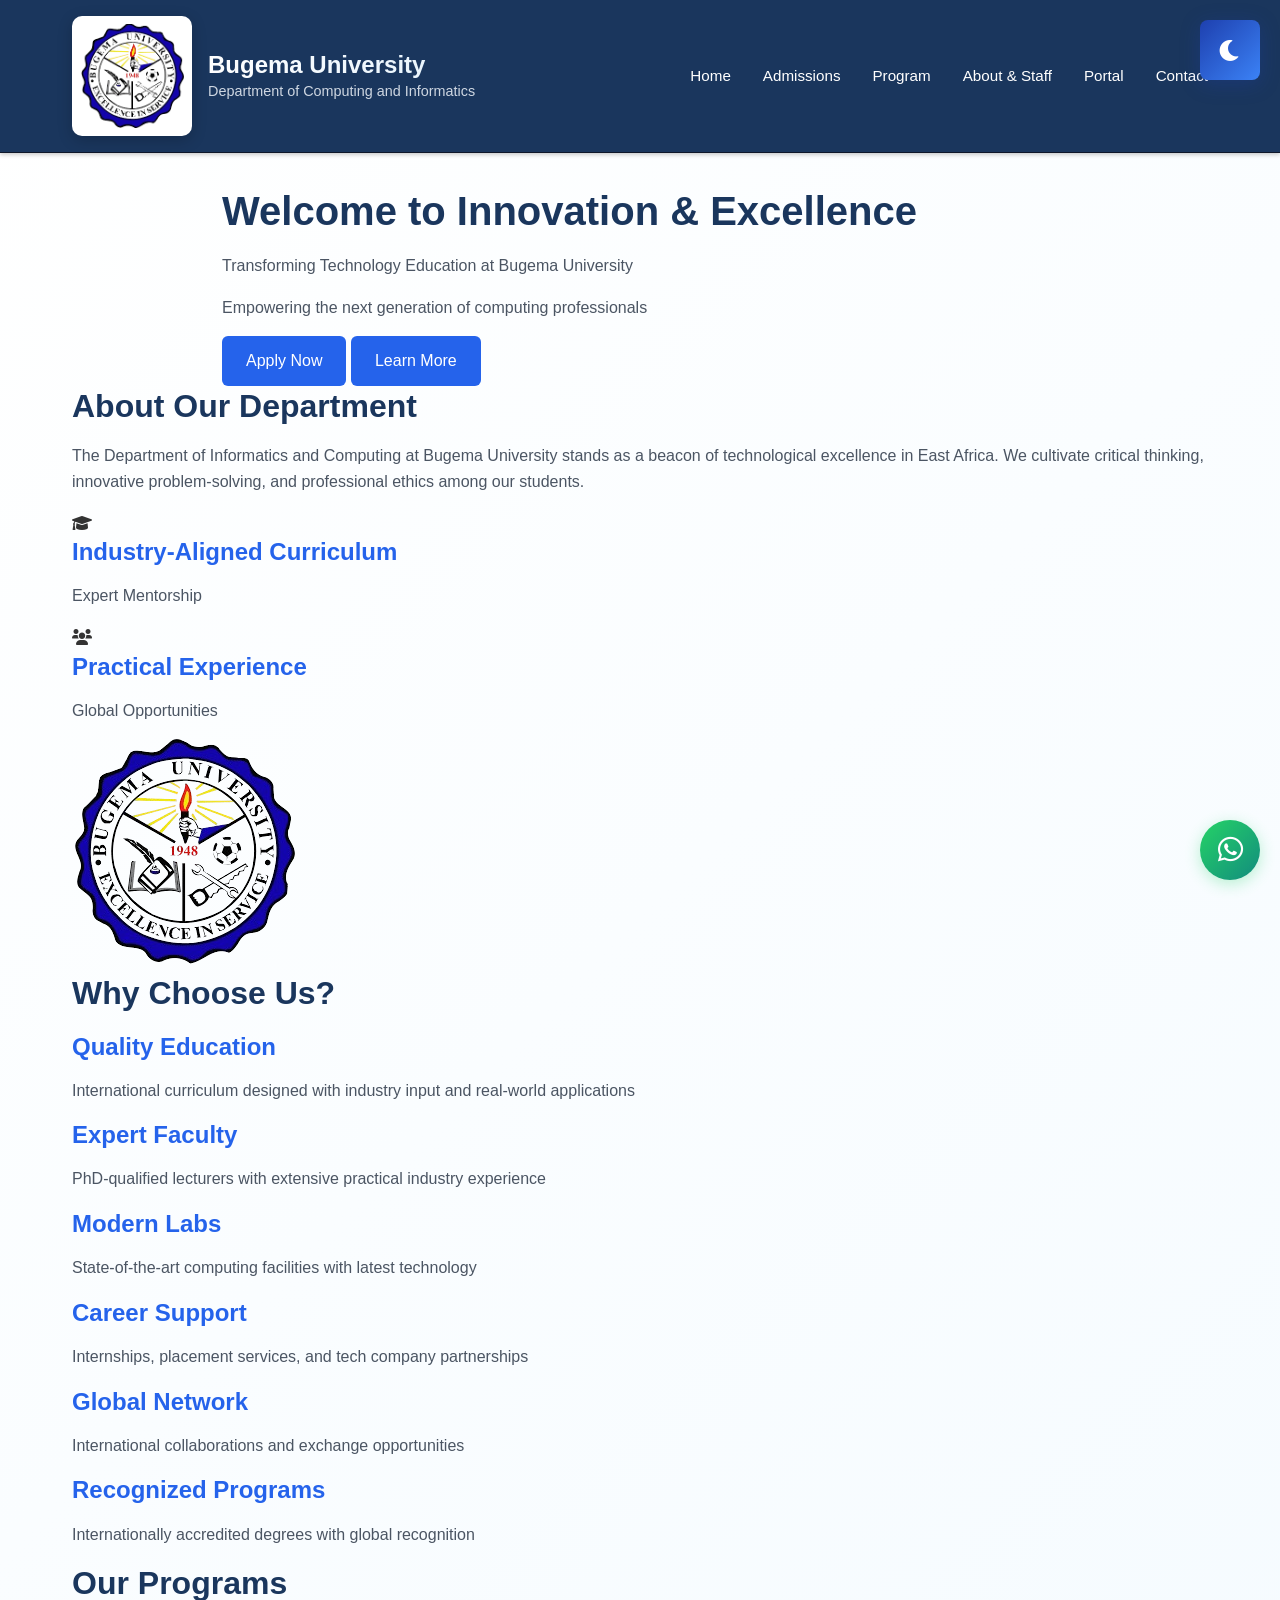
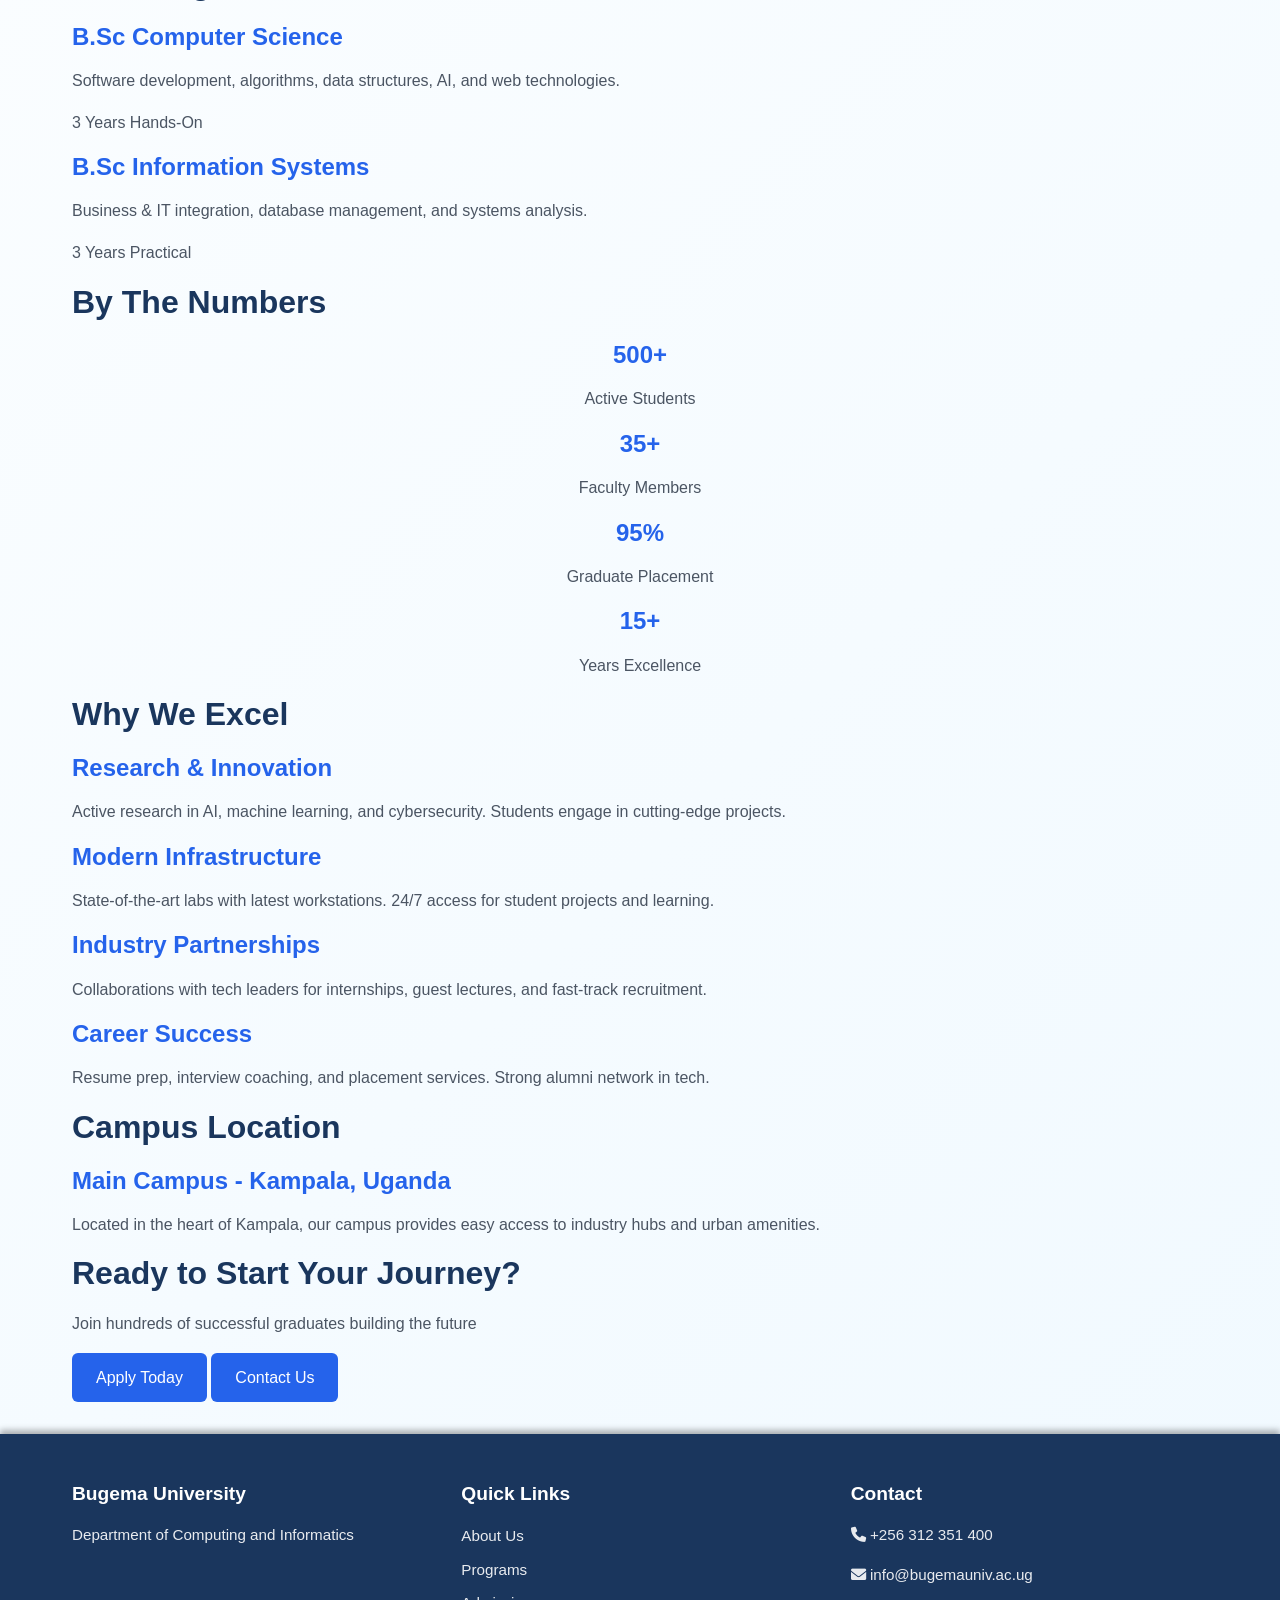
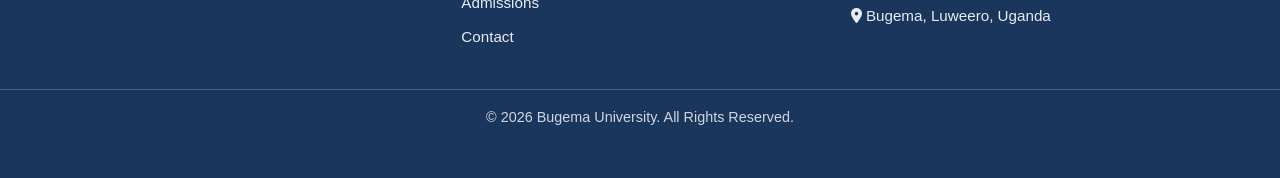
<file: index.html>
<!DOCTYPE html>
<html lang="en">
<head>
    <meta charset="UTF-8">
    <meta name="viewport" content="width=device-width, initial-scale=1.0">
    <title>Welcome | Bugema University</title>
    <link rel="stylesheet" href="styles.css">
    <link rel="stylesheet" href="https://cdnjs.cloudflare.com/ajax/libs/font-awesome/6.0.0/css/all.min.css">
</head>
<body>
    <!-- Theme Toggle Button -->
    <button class="theme-toggle" id="themeToggle" aria-label="Toggle dark/light mode">
        <i class="fas fa-moon icon" id="themeIcon"></i>
    </button>

    <header>
        <div class="header-content">
            <div class="logo-container">
                <img src="IMG/bu.png" alt="Bugema University Logo" class="logo">
                <div class="header-text">
                    <h1>Bugema University</h1>
                    <p>Department of Computing and Informatics</p>
                </div>
            </div>
            <button class="mobile-menu-toggle" id="mobileMenuToggle" aria-label="Toggle navigation menu">
                <i class="fas fa-bars"></i>
            </button>
            <div class="header-nav">
                <ul class="nav-list" id="navList">
                    <li><a href="index.html">Home</a></li>
                    <li><a href="admissions.html">Admissions</a></li>
                    <li><a href="programs.html">Program</a></li>
                    <li><a href="about.html">About & Staff</a></li>
                    <li><a href="student-portal.html">Portal</a></li>
                    <li><a href="contact.html">Contact</a></li>
                </ul>
            </div>
        </div>
    </header>

    <main>
        <!-- Hero Section -->
        <section class="hero-section">
            <div class="hero-overlay"></div>
            <div class="hero-content">
                <h1>Welcome to Innovation & Excellence</h1>
                <p>Transforming Technology Education at Bugema University</p>
                <p>Empowering the next generation of computing professionals</p>
                <div class="hero-buttons">
                    <a href="admissions.html" class="btn btn-primary">Apply Now</a>
                    <a href="programs.html" class="btn btn-secondary">Learn More</a>
                </div>
            </div>
        </section>

        <!-- About Our Department -->
        <section class="about-section">
            <div class="container">
                <h2>About Our Department</h2>
                <p>The Department of Informatics and Computing at Bugema University stands as a beacon of technological excellence in East Africa. We cultivate critical thinking, innovative problem-solving, and professional ethics among our students.</p>
                <div class="features-grid">
                    <div class="feature-item">
                        <i class="fas fa-graduation-cap"></i>
                        <h3>Industry-Aligned Curriculum</h3>
                        <p>Expert Mentorship</p>
                    </div>
                    <div class="feature-item">
                        <i class="fas fa-users"></i>
                        <h3>Practical Experience</h3>
                        <p>Global Opportunities</p>
                    </div>
                </div>
                <img src="IMG/bu.png" alt="Department of Informatics & Computing" class="about-image">
            </div>
        </section>

        <!-- Why Choose Us -->
        <section class="why-choose-section">
            <div class="container">
                <h2>Why Choose Us?</h2>
                <div class="reasons-grid">
                    <div class="reason-item">
                        <h3>Quality Education</h3>
                        <p>International curriculum designed with industry input and real-world applications</p>
                    </div>
                    <div class="reason-item">
                        <h3>Expert Faculty</h3>
                        <p>PhD-qualified lecturers with extensive practical industry experience</p>
                    </div>
                    <div class="reason-item">
                        <h3>Modern Labs</h3>
                        <p>State-of-the-art computing facilities with latest technology</p>
                    </div>
                    <div class="reason-item">
                        <h3>Career Support</h3>
                        <p>Internships, placement services, and tech company partnerships</p>
                    </div>
                    <div class="reason-item">
                        <h3>Global Network</h3>
                        <p>International collaborations and exchange opportunities</p>
                    </div>
                    <div class="reason-item">
                        <h3>Recognized Programs</h3>
                        <p>Internationally accredited degrees with global recognition</p>
                    </div>
                </div>
            </div>
        </section>

        <!-- Our Programs -->
        <section class="programs-section">
            <div class="container">
                <h2>Our Programs</h2>
                <div class="programs-grid">
                    <div class="program-card">
                        <h3>B.Sc Computer Science</h3>
                        <p>Software development, algorithms, data structures, AI, and web technologies.</p>
                        <p>3 Years Hands-On</p>
                    </div>
                    <div class="program-card">
                        <h3>B.Sc Information Systems</h3>
                        <p>Business & IT integration, database management, and systems analysis.</p>
                        <p>3 Years Practical</p>
                    </div>
                </div>
            </div>
        </section>

        <!-- By The Numbers -->
        <section class="stats-section">
            <div class="container">
                <h2>By The Numbers</h2>
                <div class="stats-grid">
                    <div class="stat-item">
                        <h3>500+</h3>
                        <p>Active Students</p>
                    </div>
                    <div class="stat-item">
                        <h3>35+</h3>
                        <p>Faculty Members</p>
                    </div>
                    <div class="stat-item">
                        <h3>95%</h3>
                        <p>Graduate Placement</p>
                    </div>
                    <div class="stat-item">
                        <h3>15+</h3>
                        <p>Years Excellence</p>
                    </div>
                </div>
            </div>
        </section>

        <!-- Why We Excel -->
        <section class="excel-section">
            <div class="container">
                <h2>Why We Excel</h2>
                <div class="excel-grid">
                    <div class="excel-item">
                        <h3>Research & Innovation</h3>
                        <p>Active research in AI, machine learning, and cybersecurity. Students engage in cutting-edge projects.</p>
                    </div>
                    <div class="excel-item">
                        <h3>Modern Infrastructure</h3>
                        <p>State-of-the-art labs with latest workstations. 24/7 access for student projects and learning.</p>
                    </div>
                    <div class="excel-item">
                        <h3>Industry Partnerships</h3>
                        <p>Collaborations with tech leaders for internships, guest lectures, and fast-track recruitment.</p>
                    </div>
                    <div class="excel-item">
                        <h3>Career Success</h3>
                        <p>Resume prep, interview coaching, and placement services. Strong alumni network in tech.</p>
                    </div>
                </div>
            </div>
        </section>

        <!-- Campus Location -->
        <section class="location-section">
            <div class="container">
                <h2>Campus Location</h2>
                <div class="location-info">
                    <h3>Main Campus - Kampala, Uganda</h3>
                    <p>Located in the heart of Kampala, our campus provides easy access to industry hubs and urban amenities.</p>
                </div>
            </div>
        </section>

        <!-- Ready to Start Your Journey -->
        <section class="journey-section">
            <div class="container">
                <h2>Ready to Start Your Journey?</h2>
                <p>Join hundreds of successful graduates building the future</p>
                <div class="journey-buttons">
                    <a href="admissions.html" class="btn btn-primary">Apply Today</a>
                    <a href="contact.html" class="btn btn-secondary">Contact Us</a>
                </div>
            </div>
        </section>
    </main>

    <!-- Compact Footer -->
    <footer class="compact-footer">
        <div class="footer-content">
            <div class="footer-section">
                <h3>Bugema University</h3>
                <p>Department of Computing and Informatics </p>
            </div>
            <div class="footer-section">
                <h3>Quick Links</h3>
                <ul>
                    <li><a href="about.html">About Us</a></li>
                    <li><a href="programs.html">Programs</a></li>
                    <li><a href="admissions.html">Admissions</a></li>
                    <li><a href="contact.html">Contact</a></li>
                </ul>
            </div>
            <div class="footer-section">
                <h3>Contact</h3>
                <p><i class="fas fa-phone"></i> +256 312 351 400</p>
                <p><i class="fas fa-envelope"></i> info@bugemauniv.ac.ug</p>
                <p><i class="fas fa-map-marker-alt"></i> Bugema, Luweero, Uganda</p>
            </div>
        </div>
        <div class="footer-bottom">
            <p>&copy; 2026 Bugema University. All Rights Reserved.</p>
        </div>
    </footer>

    <script src="script.js"></script>
    
    <!-- WhatsApp Floating Button -->
    <div class="whatsapp-float">
        <a href="https://wa.me/+256769593407" target="_blank" title="Chat with us on WhatsApp">
            <i class="fab fa-whatsapp"></i>
        </a>
    </div>
</body>
</html>
</file>
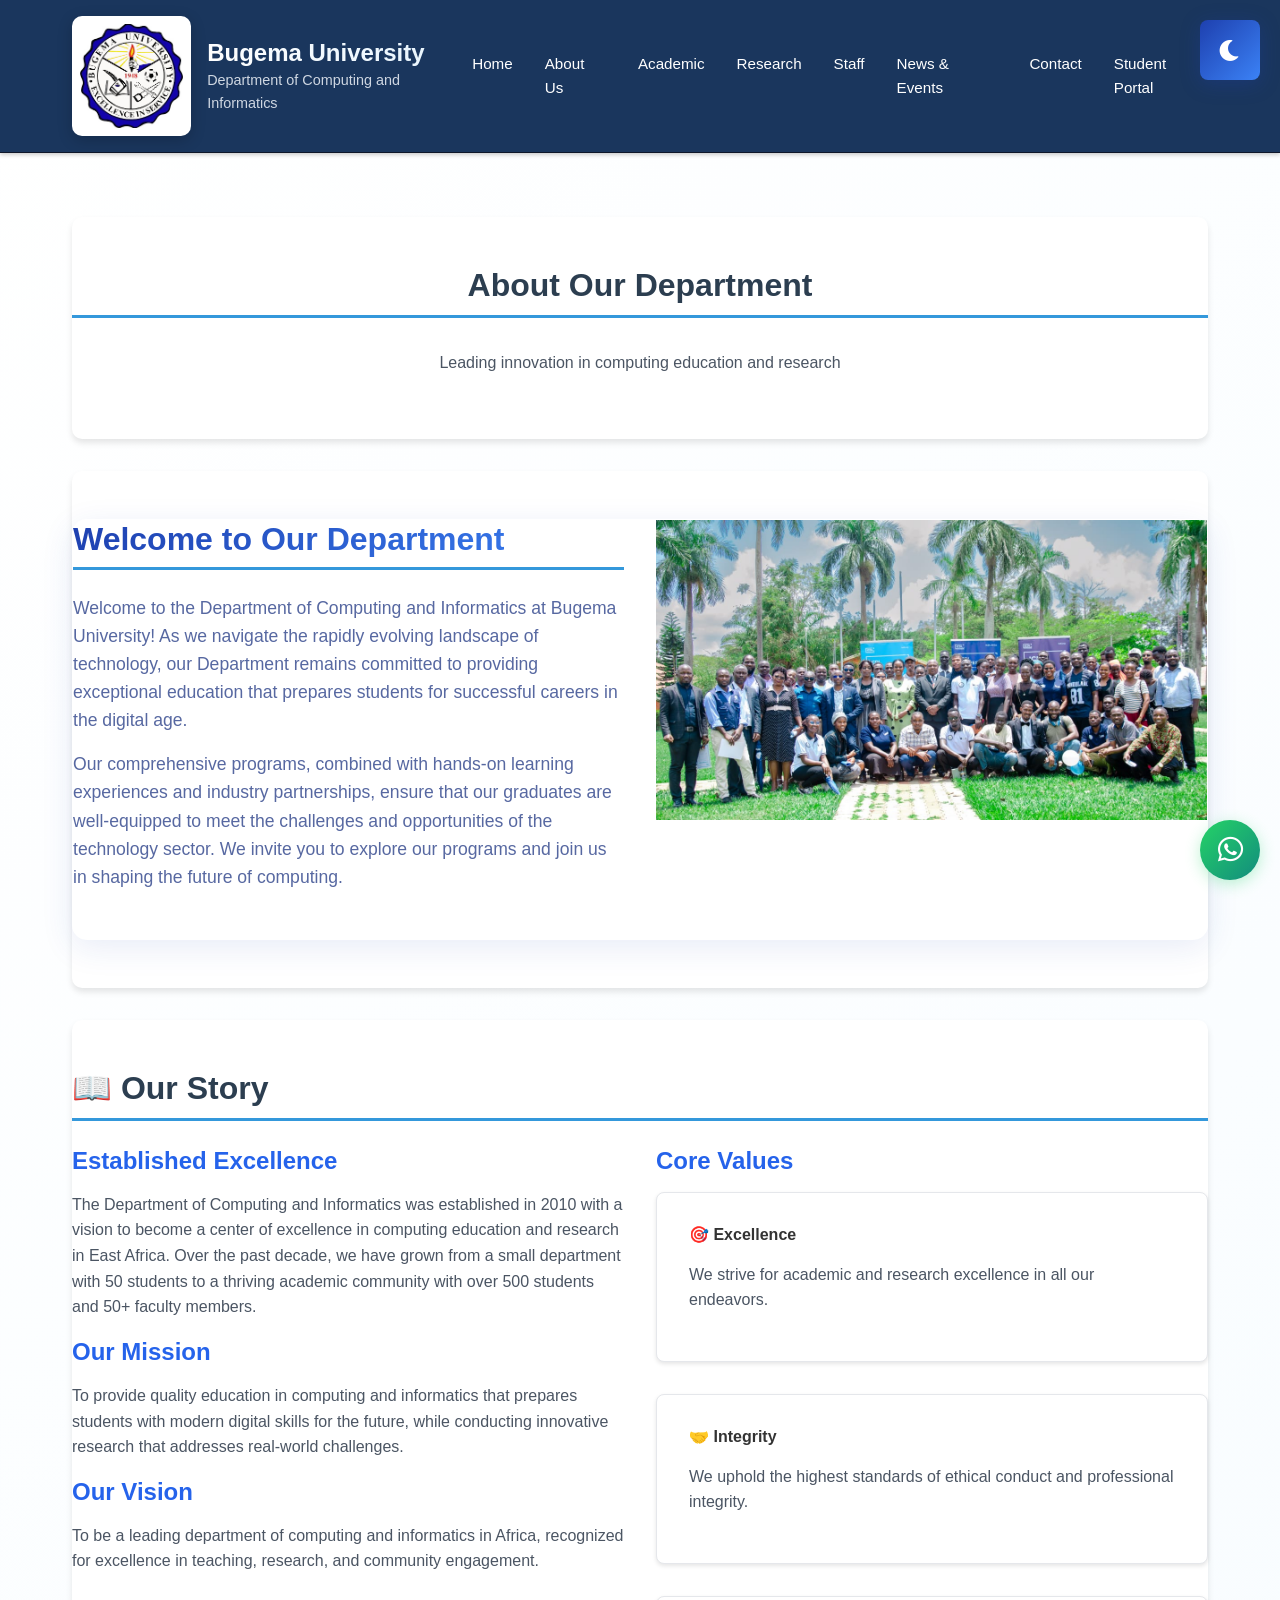
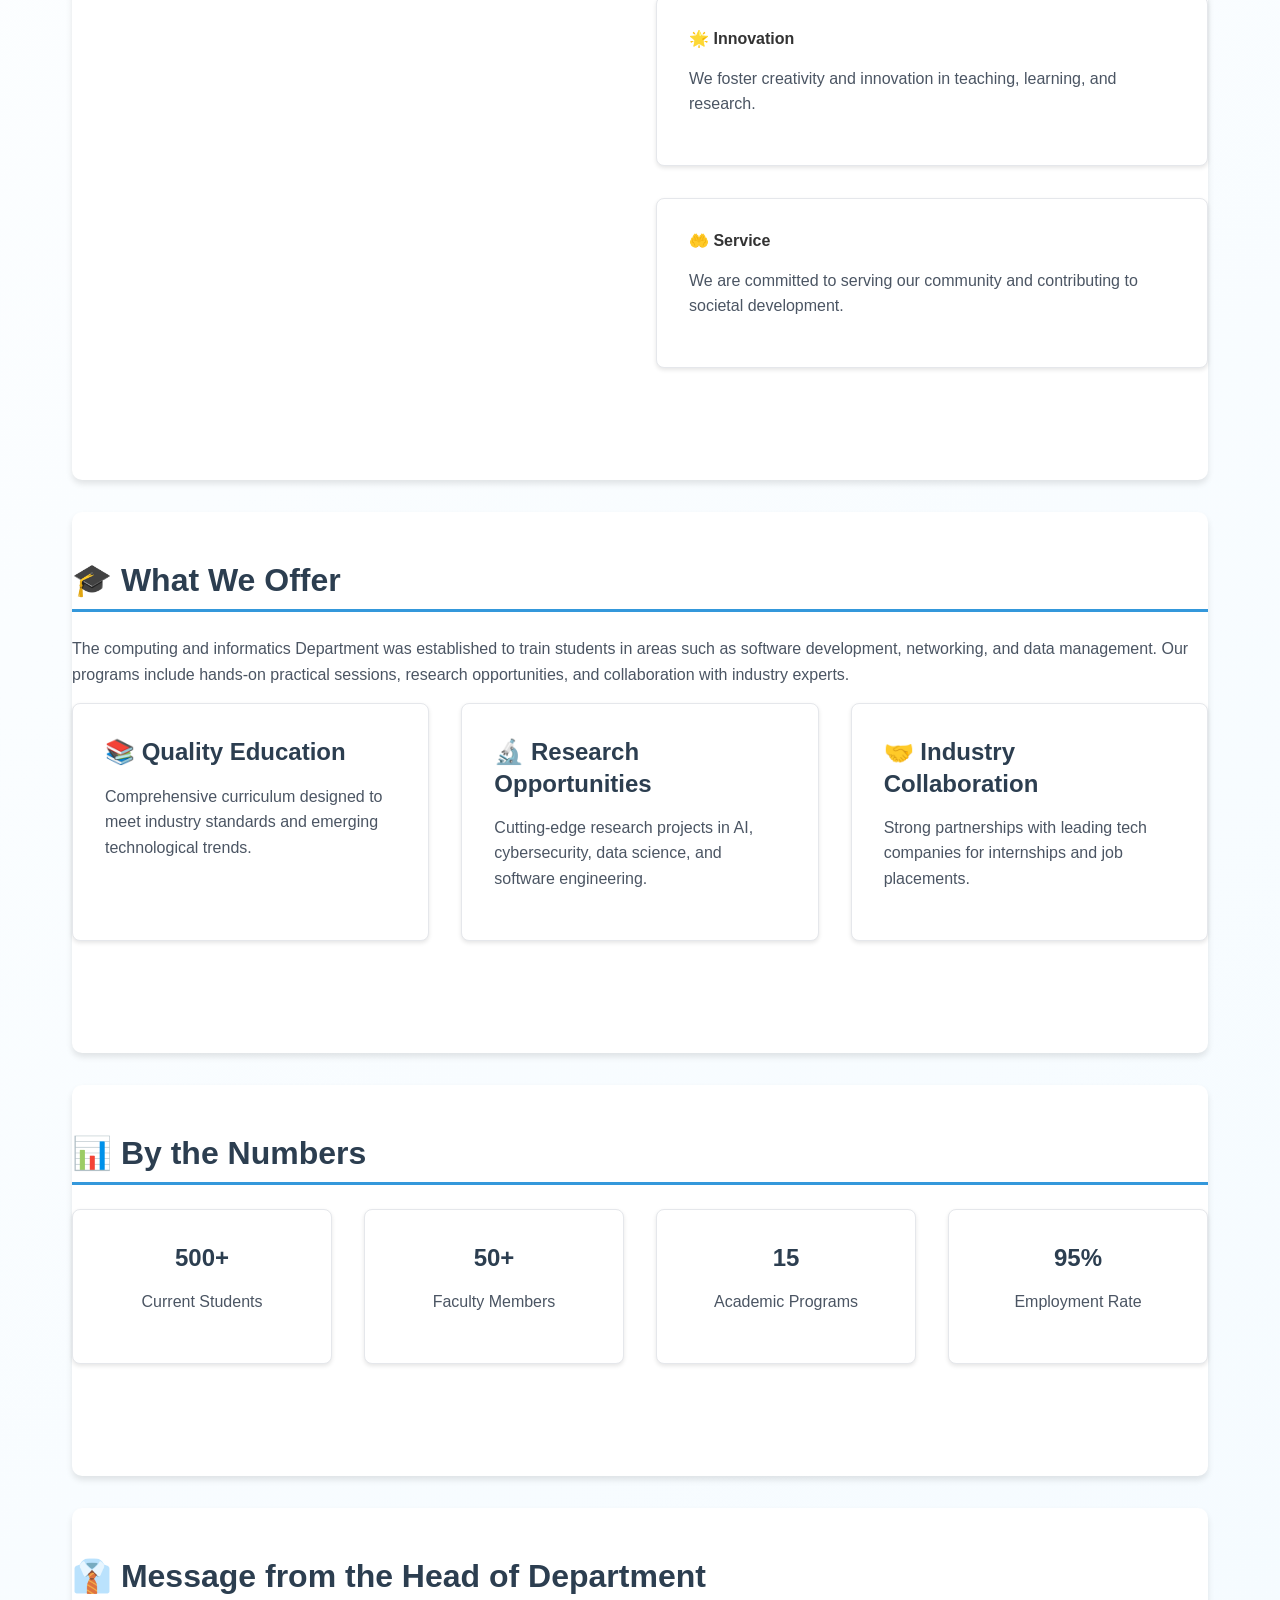
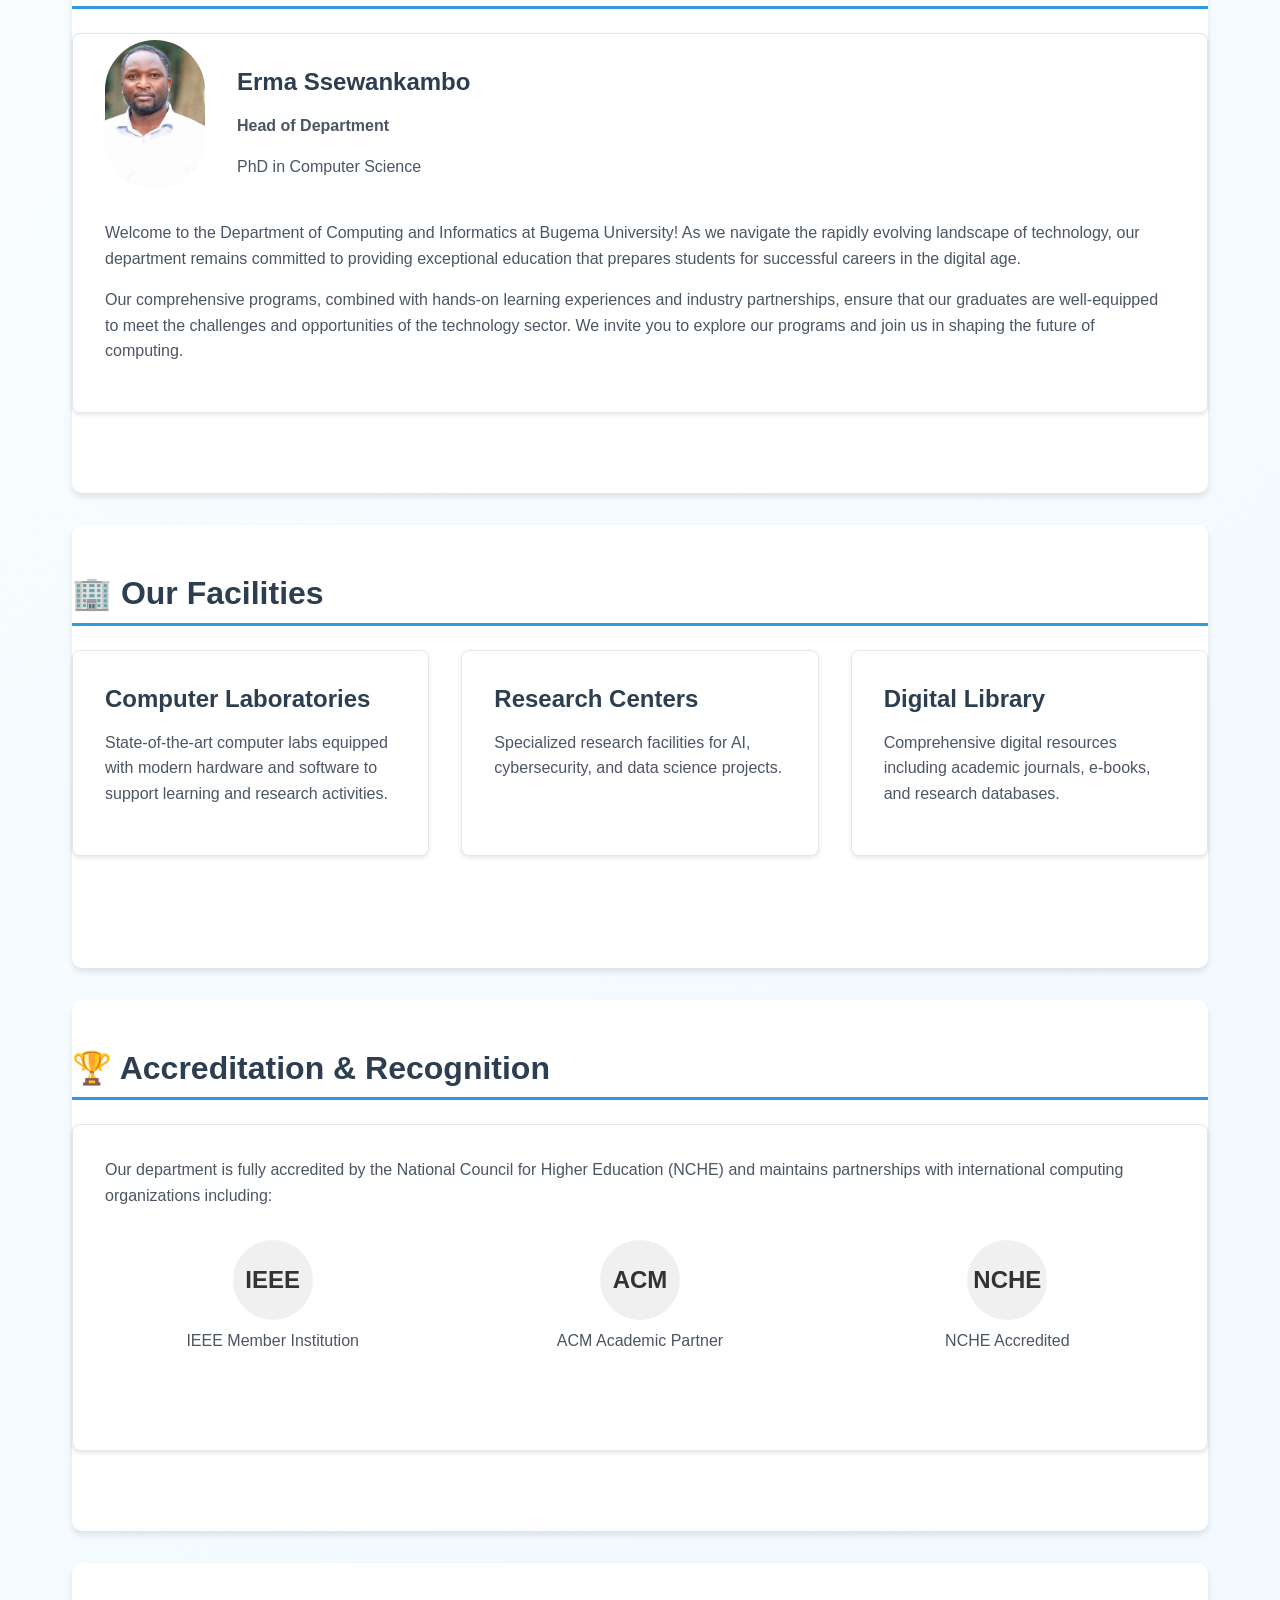
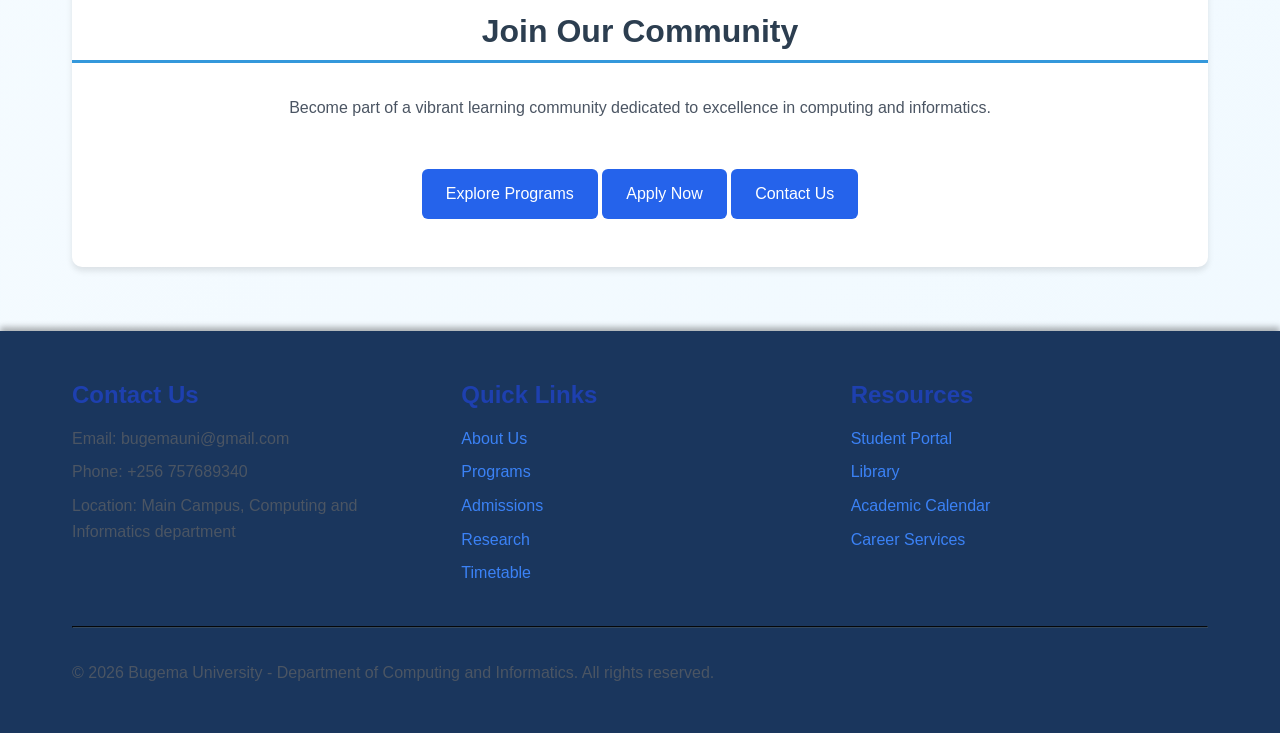
<file: about.html>
<!DOCTYPE html>
<html lang="en">
<head>
    <meta charset="UTF-8">
    <meta name="viewport" content="width=device-width, initial-scale=1.0">
    <title>About Us - Bugema University</title>
    <link rel="stylesheet" href="styles.css">
    <link rel="stylesheet" href="https://cdnjs.cloudflare.com/ajax/libs/font-awesome/6.0.0/css/all.min.css">
</head>
<body>
    <!-- Theme Toggle Button -->
    <button class="theme-toggle" id="themeToggle" aria-label="Toggle dark/light mode">
        <i class="fas fa-moon icon" id="themeIcon"></i>
    </button>
<header>
        <div class="header-content">
            <div class="logo-container">
                <img src="IMG/it.jpg" alt="Bugema University Logo" class="logo" >
                <div class="header-text">
                    <h1>Bugema University</h1>
                    <p>Department of Computing and Informatics</p>
                </div>
            </div>
            <div class="header-nav">
                <ul class="nav-list">
                    <li><a href="index.html">Home</a></li>
                    <li><a href="about.html">About Us</a></li>
                    <li class="dropdown">
                        <a href="departments.html">Academic</a>
                        <div class="dropdown-content">
                            <a href="departments.html">Schools & Departments</a>
                            <a href="programs.html">Programs</a>
                            <a href="admissions.html">Admissions</a>
                            <a href="timetable.html">Timetable</a>
                        </div>
                    </li>
                    <li class="dropdown">
                        <a href="research.html">Research</a>
                        <div class="dropdown-content">
                            <a href="research.html">Research Overview</a>
                            <a href="faculty-achievements.html">Faculty Achievements</a>
                            <a href="publications.html">Publications</a>
                        </div>
                    </li>
                    <li><a href="staff.html">Staff</a></li>
                    <li><a href="news.html">News & Events</a></li>
                    <li><a href="contact.html">Contact</a></li>
                    <li class="dropdown">
                        <a href="student-portal.html">Student Portal</a>
                        <div class="dropdown-content">
                            <a href="student-portal.html">Student Portal</a>
                            <a href="course-registration.html">Course Registration</a>
                            <a href="downloadable-forms.html">Forms</a>
                        </div>
                    </li>
                </ul>
            </div>
        </div>
    </header>

    <main>
        <div class="container">
            <!-- Page Header -->
            <section class="section fade-in">
                <div class="text-center">
                    <h2>About Our Department</h2>
                    <p class="mt-2">Leading innovation in computing education and research </p>
                </div>
            </section>

            <!-- Department Image -->
            <section class="section fade-in">
                <div class="card-glass hover-lift">
                    <div class="grid grid-2 align-center">
                        <div class="welcome-content">
                            <h2 class="text-gradient">Welcome to Our Department</h2>
                            <p style="font-size: 1.1rem; line-height: 1.6; color: #031d72aa; margin-bottom: 1rem;">
                                Welcome to the Department of Computing and Informatics at Bugema University! As we navigate the rapidly evolving landscape of technology, our Department remains committed to providing exceptional education that prepares students for successful careers in the digital age.
                            </p>
                            <p style="font-size: 1.1rem; line-height: 1.6; color: #031d72aa;">
                                Our comprehensive programs, combined with hands-on learning experiences and industry partnerships, ensure that our graduates are well-equipped to meet the challenges and opportunities of the technology sector. We invite you to explore our programs and join us in shaping the future of computing.
                            </p>
                        </div>
                        <div class="department-image">
                            <img src="IMG/IMG-20260322-WA0004.jpg" alt="Department Building" class="featured-image">
                        </div>
                    </div>
                </div>
            </section>

            <!-- Our Story -->
            <section class="section fade-in">
                <h2>📖 Our Story</h2>
                <div class="grid grid-2">
                    <div>
                        <h3>Established Excellence</h3>
                        <p>The Department of Computing and Informatics was established in 2010 with a vision to become a center of excellence in computing education and research in East Africa. Over the past decade, we have grown from a small department with 50 students to a thriving academic community with over 500 students and 50+ faculty members.</p>
                        
                        <h3>Our Mission</h3>
                        <p>To provide quality education in computing and informatics that prepares students with modern digital skills for the future, while conducting innovative research that addresses real-world challenges.</p>
                        
                        <h3>Our Vision</h3>
                        <p>To be a leading department of computing and informatics in Africa, recognized for excellence in teaching, research, and community engagement.</p>
                    </div>
                    <div>
                        <h3>Core Values</h3>
                        <div class="card">
                            <h4>🎯 Excellence</h4>
                            <p>We strive for academic and research excellence in all our endeavors.</p>
                        </div>
                        <div class="card">
                            <h4>🤝 Integrity</h4>
                            <p>We uphold the highest standards of ethical conduct and professional integrity.</p>
                        </div>
                        <div class="card">
                            <h4>🌟 Innovation</h4>
                            <p>We foster creativity and innovation in teaching, learning, and research.</p>
                        </div>
                        <div class="card">
                            <h4>🤲 Service</h4>
                            <p>We are committed to serving our community and contributing to societal development.</p>
                        </div>
                    </div>
                </div>
            </section>

            <!-- What We Offer -->
            <section class="section fade-in">
                <h2>🎓 What We Offer</h2>
                <p>The computing and informatics Department was established to train students in areas such as software development, networking, and data management. Our programs include hands-on practical sessions, research opportunities, and collaboration with industry experts.</p>
                
                <div class="grid grid-3">
                    <div class="card">
                        <h3>📚 Quality Education</h3>
                        <p>Comprehensive curriculum designed to meet industry standards and emerging technological trends.</p>
                    </div>
                    <div class="card">
                        <h3>🔬 Research Opportunities</h3>
                        <p>Cutting-edge research projects in AI, cybersecurity, data science, and software engineering.</p>
                    </div>
                    <div class="card">
                        <h3>🤝 Industry Collaboration</h3>
                        <p>Strong partnerships with leading tech companies for internships and job placements.</p>
                    </div>
                </div>
            </section>

            <!-- Department Statistics -->
            <section class="section fade-in">
                <h2>📊 By the Numbers</h2>
                <div class="grid grid-4">
                    <div class="card text-center">
                        <h3>500+</h3>
                        <p>Current Students</p>
                    </div>
                    <div class="card text-center">
                        <h3>50+</h3>
                        <p>Faculty Members</p>
                    </div>
                    <div class="card text-center">
                        <h3>15</h3>
                        <p>Academic Programs</p>
                    </div>
                    <div class="card text-center">
                        <h3>95%</h3>
                        <p>Employment Rate</p>
                    </div>
                </div>
            </section>

            <!-- Leadership Message -->
            <section class="section fade-in">
                <h2>👔 Message from the Head of Department</h2>
                <div class="card">
                    <div style="display: flex; align-items: center; gap: 2rem; margin-bottom: 1.5rem;">
                        <div style="width: 100px; height: 100px; background: linear-gradient(135deg, #667eea 0%, #764ba2 100%); border-radius: 50%; display: flex; align-items: center; justify-content: center; color: white; font-size: 2rem; flex-shrink: 0;">
                            <section >
                <img src="IMG/hod.png" alt="Department Building" style="width: 9500px; height: 150px; object-fit: cover; border-radius: 100px;">
            </section>
                        </div>
                        <div>
                            <h3>Erma Ssewankambo</h3>
                            <p><strong>Head of Department</strong></p>
                            <p>PhD in Computer Science</p>
                        </div>
                    </div>
                    <p>Welcome to the Department of Computing and Informatics at Bugema University! As we navigate the rapidly evolving landscape of technology, our department remains committed to providing exceptional education that prepares students for successful careers in the digital age.</p>
                    <p>Our comprehensive programs, combined with hands-on learning experiences and industry partnerships, ensure that our graduates are well-equipped to meet the challenges and opportunities of the technology sector. We invite you to explore our programs and join us in shaping the future of computing.</p>
                </div>
            </section>

            <!-- Facilities -->
            <section class="section fade-in">
                <h2>🏢 Our Facilities</h2>
                <div class="grid grid-3">
                    <div class="card">
                        <h3>Computer Laboratories</h3>
                        <p>State-of-the-art computer labs equipped with modern hardware and software to support learning and research activities.</p>
                    </div>
                    <div class="card">
                        <h3>Research Centers</h3>
                        <p>Specialized research facilities for AI, cybersecurity, and data science projects.</p>
                    </div>
                    <div class="card">
                        <h3>Digital Library</h3>
                        <p>Comprehensive digital resources including academic journals, e-books, and research databases.</p>
                    </div>
                </div>
            </section>

            <!-- Accreditation -->
            <section class="section fade-in">
                <h2>🏆 Accreditation & Recognition</h2>
                <div class="card">
                    <p>Our department is fully accredited by the National Council for Higher Education (NCHE) and maintains partnerships with international computing organizations including:</p>
                    <div class="grid grid-3">
                        <div style="text-align: center; padding: 1rem;">
                            <div style="width: 80px; height: 80px; background: #f0f0f0; border-radius: 50%; display: flex; align-items: center; justify-content: center; margin: 0 auto 0.5rem; font-size: 1.5rem; font-weight: bold;">IEEE</div>
                            <p>IEEE Member Institution</p>
                        </div>
                        <div style="text-align: center; padding: 1rem;">
                            <div style="width: 80px; height: 80px; background: #f0f0f0; border-radius: 50%; display: flex; align-items: center; justify-content: center; margin: 0 auto 0.5rem; font-size: 1.5rem; font-weight: bold;">ACM</div>
                            <p>ACM Academic Partner</p>
                        </div>
                        <div style="text-align: center; padding: 1rem;">
                            <div style="width: 80px; height: 80px; background: #f0f0f0; border-radius: 50%; display: flex; align-items: center; justify-content: center; margin: 0 auto 0.5rem; font-size: 1.5rem; font-weight: bold;">NCHE</div>
                            <p>NCHE Accredited</p>
                        </div>
                    </div>
                </div>
            </section>

            <!-- Call to Action -->
            <section class="section fade-in">
                <div class="text-center">
                    <h2>Join Our Community</h2>
                    <p class="mt-2">Become part of a vibrant learning community dedicated to excellence in computing and informatics.</p>
                    <div class="mt-3">
                        <a href="programs.html" class="btn">Explore Programs</a>
                        <a href="admissions.html" class="btn btn-secondary">Apply Now</a>
                        <a href="contact.html" class="btn btn-secondary">Contact Us</a>
                    </div>
                </div>
            </section>
        </div>
    </main>

    <footer>
        <div class="container">
            <div class="footer-content">
                <div class="footer-section">
                    <h3>Contact Us</h3>
                    <p>Email: bugemauni@gmail.com</p>
                    <p>Phone: +256 757689340</p>
                    <p>Location: Main Campus, Computing and Informatics department</p>
                </div>
                <div class="footer-section">
                    <h3>Quick Links</h3>
                    <p><a href="about.html">About Us</a></p>
                    <p><a href="programs.html">Programs</a></p>
                    <p><a href="admissions.html">Admissions</a></p>
                    <p><a href="research.html">Research</a></p>
                    <p><a href="timetable.html">Timetable</a></p>
                </div>
                <div class="footer-section">
                    <h3>Resources</h3>
                    <p><a href="#">Student Portal</a></p>
                    <p><a href="#">Library</a></p>
                    <p><a href="#">Academic Calendar</a></p>
                    <p><a href="#">Career Services</a></p>
                </div>
            </div>
            <hr style="border-color: #34495e; margin: 2rem 0;">
            <p>&copy; 2026 Bugema University - Department of Computing and Informatics. All rights reserved.</p>
        </div>
    </footer>

    <script>
        // Enhanced fade-in animation on scroll
        const observerOptions = {
            threshold: 0.1,
            rootMargin: '0px 0px -50px 0px'
        };

        const observer = new IntersectionObserver(function(entries) {
            entries.forEach(entry => {
                if (entry.isIntersecting) {
                    entry.target.style.opacity = '1';
                    entry.target.style.transform = 'translateY(0)';
                }
            });
        }, observerOptions);

        document.querySelectorAll('.fade-in').forEach(el => {
            el.style.opacity = '0';
            el.style.transform = 'translateY(20px)';
            el.style.transition = 'opacity 0.8s ease, transform 0.8s ease';
            observer.observe(el);
        });

        // Smooth scrolling for anchor links
        document.querySelectorAll('a[href^="#"]').forEach(anchor => {
            anchor.addEventListener('click', function (e) {
                e.preventDefault();
                const target = document.querySelector(this.getAttribute('href'));
                if (target) {
                    target.scrollIntoView({
                        behavior: 'smooth',
                        block: 'start'
                    });
                }
            });
        });

        // Mobile menu toggle
        function toggleMobileMenu() {
            const navList = document.querySelector('.nav-list');
            if (navList) {
                navList.classList.toggle('active');
            }
        }

        // Add mobile menu button if not exists
        if (!document.querySelector('.mobile-menu-toggle')) {
            const nav = document.querySelector('nav .nav-container');
            if (nav) {
                const menuButton = document.createElement('button');
                menuButton.className = 'mobile-menu-toggle';
                menuButton.innerHTML = '☰';
                menuButton.onclick = toggleMobileMenu;
                nav.appendChild(menuButton);
            }
        }

        // Dynamic year in footer
        function updateYear() {
            const yearElements = document.querySelectorAll('footer p');
            yearElements.forEach(el => {
                if (el.textContent.includes('2026')) {
                    el.textContent = el.textContent.replace('2026', new Date().getFullYear());
                }
            });
        }

       
        function showNotification(message, type = 'info') {
            const notification = document.createElement('div');
            notification.className = `notification ${type}`;
            notification.textContent = message;
            
            // Style the notification
            notification.style.cssText = `
                position: fixed;
                top: 20px;
                right: 20px;
                padding: 15px 20px;
                background: ${type === 'success' ? '#27ae60' : type === 'error' ? '#e74c3c' : '#3498db'};
                color: white;
                border-radius: 8px;
                box-shadow: 0 4px 12px rgba(0,0,0,0.2);
                z-index: 1000;
                animation: slideIn 0.3s ease;
            `;
            
            document.body.appendChild(notification);
            
            // Remove after 3 seconds
            setTimeout(() => {
                notification.style.animation = 'slideOut 0.3s ease';
                setTimeout(() => {
                    document.body.removeChild(notification);
                }, 300);
            }, 3000);
        }

        // Add CSS animations
        const style = document.createElement('style');
        style.textContent = `
            @keyframes slideIn {
                from { transform: translateX(100%); opacity: 0; }
                to { transform: translateX(0); opacity: 1; }
            }
            @keyframes slideOut {
                from { transform: translateX(0); opacity: 1; }
                to { transform: translateX(100%); opacity: 0; }
            }
            .mobile-menu-toggle {
                display: none;
                background: none;
                border: none;
                font-size: 1.5rem;
                color: white;
                cursor: pointer;
                padding: 0.5rem;
            }
            .nav-list.active {
                display: flex !important;
                flex-direction: column;
                position: absolute;
                top: 100%;
                left: 0;
                right: 0;
                background: linear-gradient(135deg, #001f3f 0%, #003366 50%, #004080 100%);
                box-shadow: 0 4px 12px rgba(0,0,0,0.2);
            }
            @media (max-width: 768px) {
                .mobile-menu-toggle {
                    display: block;
                }
                .nav-list {
                    display: none;
                }
                .nav-list.active {
                    display: flex !important;
                }
            }
        `;
        document.head.appendChild(style);

        // Initialize on page load
        document.addEventListener('DOMContentLoaded', function() {
            updateYear();
        });

        // Page visibility change handling
        document.addEventListener('visibilitychange', function() {
            if (!document.hidden) {
                // Page is visible again, refresh animations
                document.querySelectorAll('.fade-in').forEach(el => {
                    el.style.opacity = '0';
                    el.style.transform = 'translateY(20px)';
                    setTimeout(() => {
                        el.style.opacity = '1';
                        el.style.transform = 'translateY(0)';
                    }, 100);
                });
            }
        });

        // Print functionality
        function printPage() {
            window.print();
        }

        // Share functionality
        function sharePage() {
            if (navigator.share) {
                navigator.share({
                    title: document.title,
                    url: window.location.href
                });
            } else {
                // Fallback - copy to clipboard
                navigator.clipboard.writeText(window.location.href);
                showNotification('Link copied to clipboard!', 'success');
            }
        }

        // Back to top button
        function createBackToTopButton() {
            const button = document.createElement('button');
            button.innerHTML = '↑';
            button.className = 'back-to-top';
            button.onclick = () => window.scrollTo({ top: 0, behavior: 'smooth' });
            
            button.style.cssText = `
                position: fixed;
                bottom: 20px;
                right: 20px;
                width: 50px;
                height: 50px;
                background: linear-gradient(135deg, #0066cc 0%, #004080 100%);
                color: white;
                border: none;
                border-radius: 50%;
                font-size: 1.5rem;
                cursor: pointer;
                box-shadow: 0 4px 12px rgba(0,0,0,0.2);
                z-index: 999;
                opacity: 0;
                transform: translateY(20px);
                transition: all 0.3s ease;
            `;
            
            document.body.appendChild(button);
            
            // Show/hide based on scroll position
            window.addEventListener('scroll', () => {
                if (window.scrollY > 300) {
                    button.style.opacity = '1';
                    button.style.transform = 'translateY(0)';
                } else {
                    button.style.opacity = '0';
                    button.style.transform = 'translateY(20px)';
                }
            });
        }

        // Initialize back to top button
        createBackToTopButton();
    </script>
    
    <!-- WhatsApp Floating Button -->
    <div class="whatsapp-float">
        <a href="https://wa.me/+256769593407" target="_blank" title="Chat with us on WhatsApp">
            <i class="fab fa-whatsapp"></i>
        </a>
    </div>
</body>
</html>
</file>
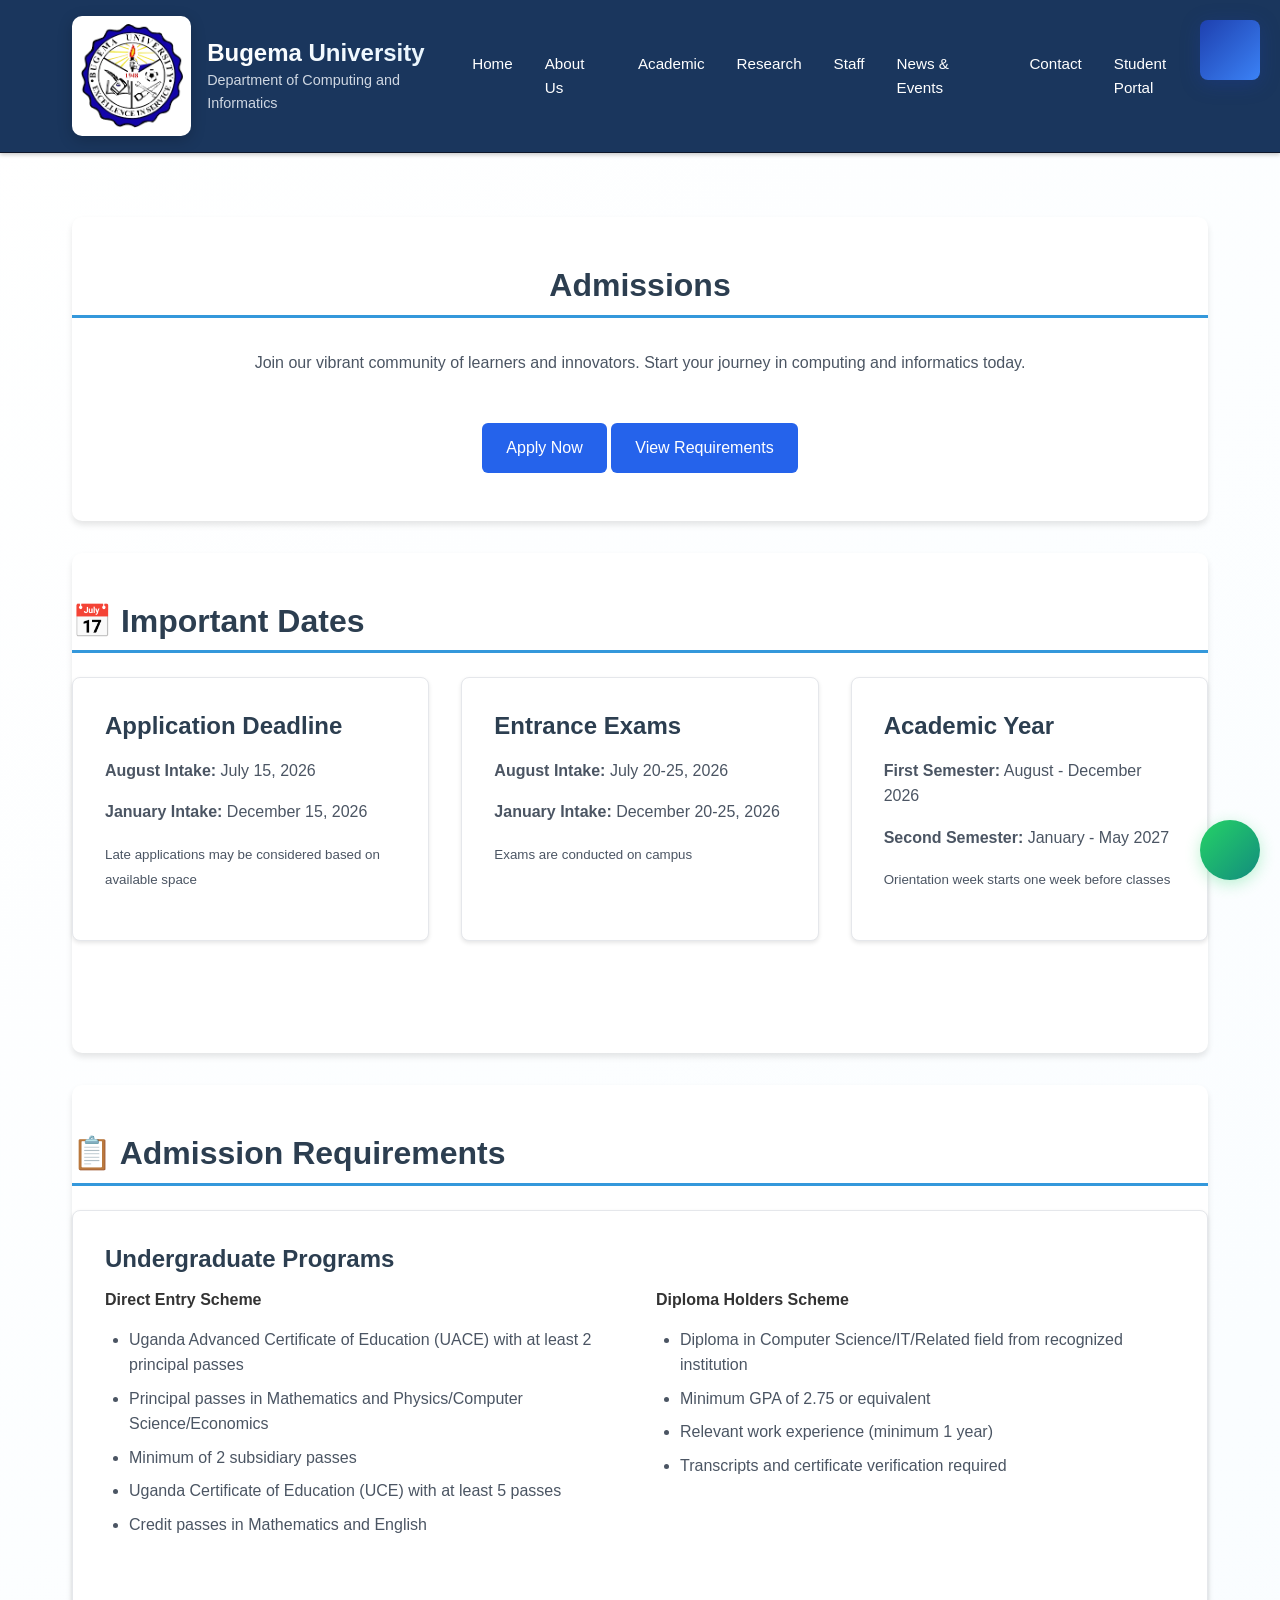
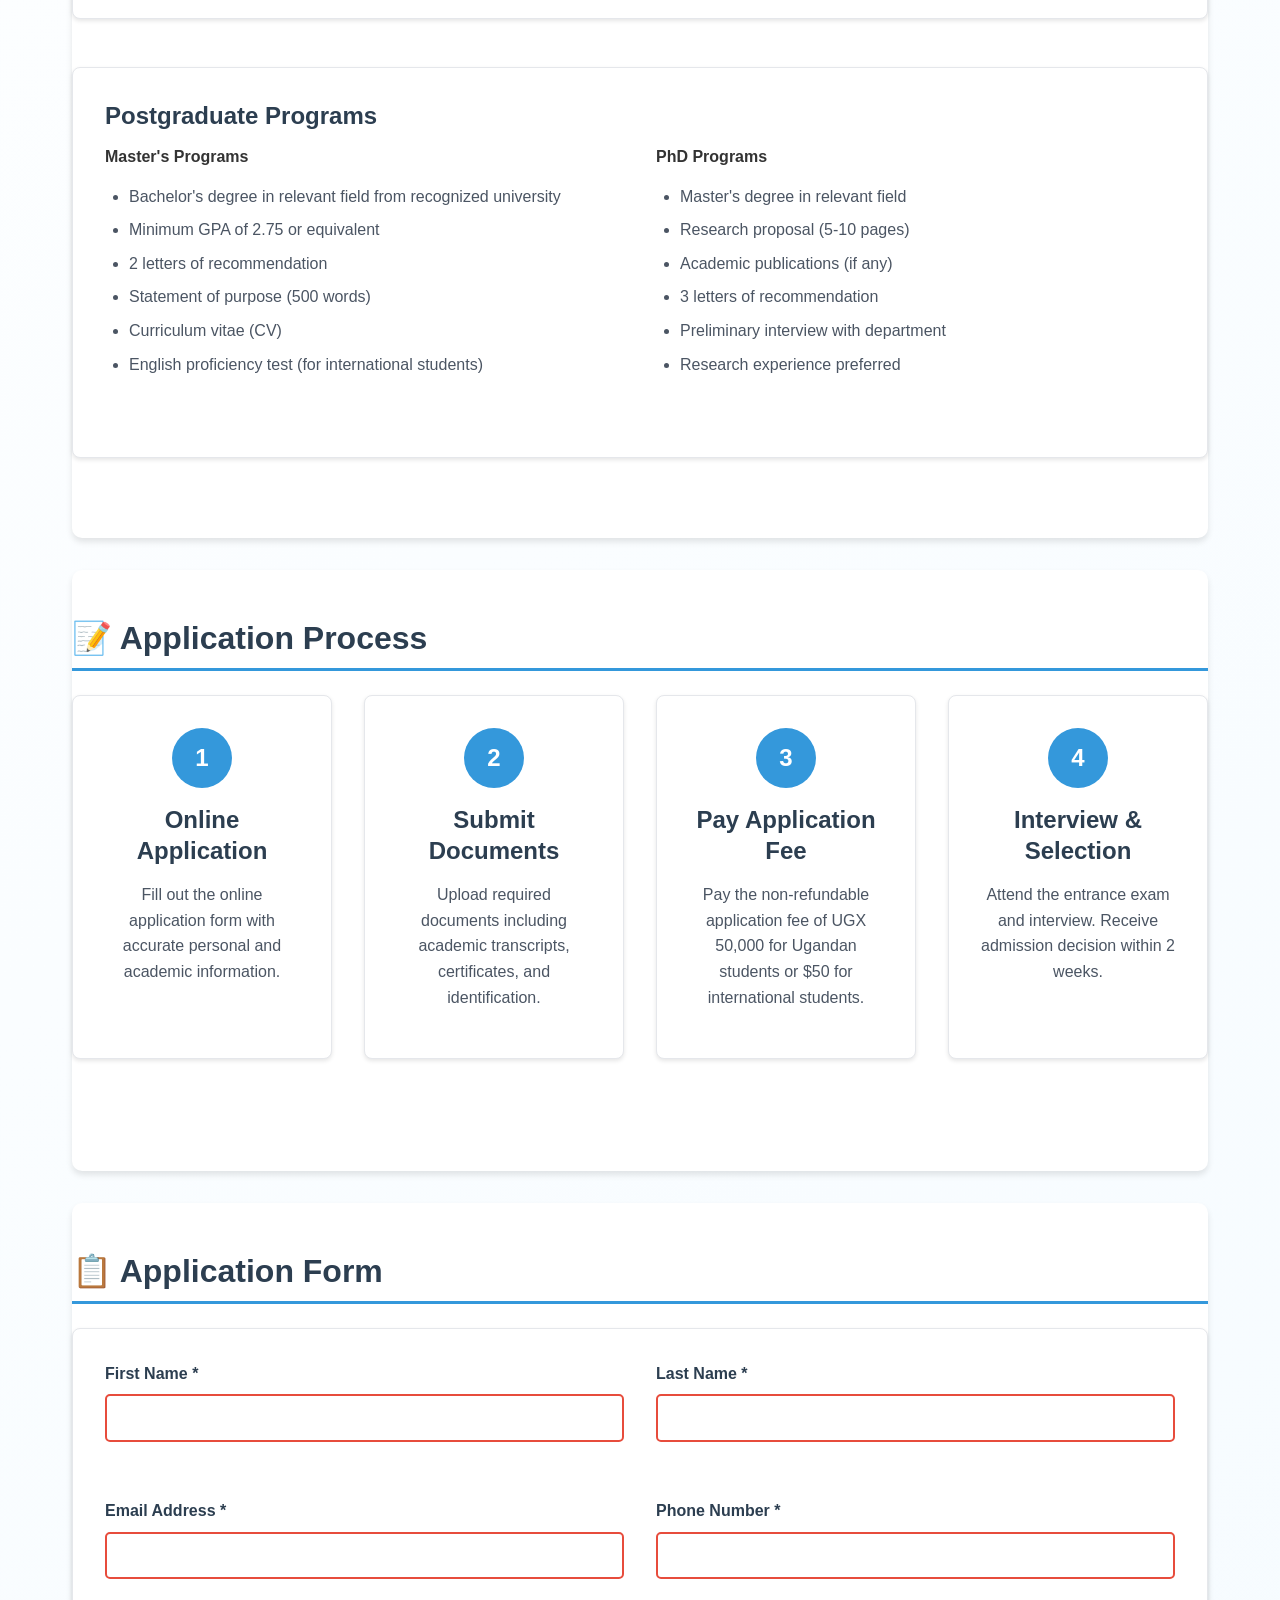
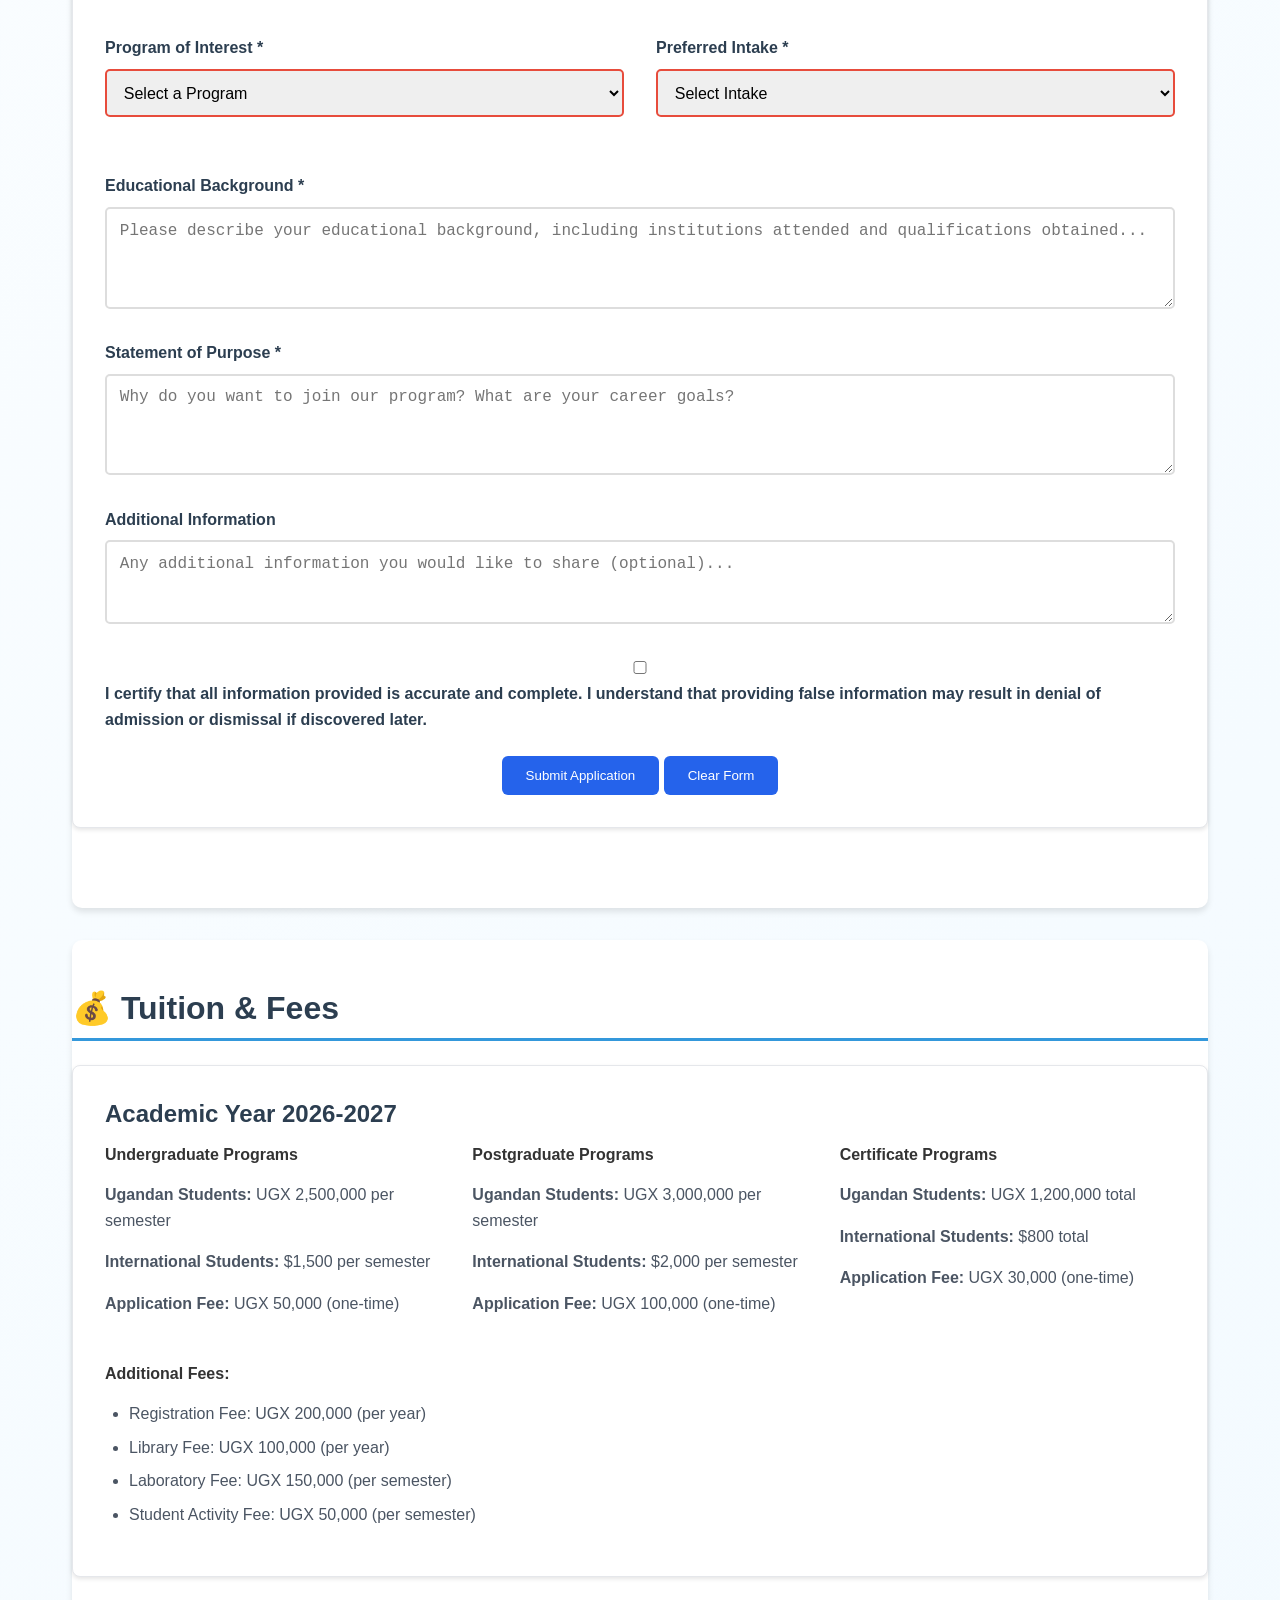
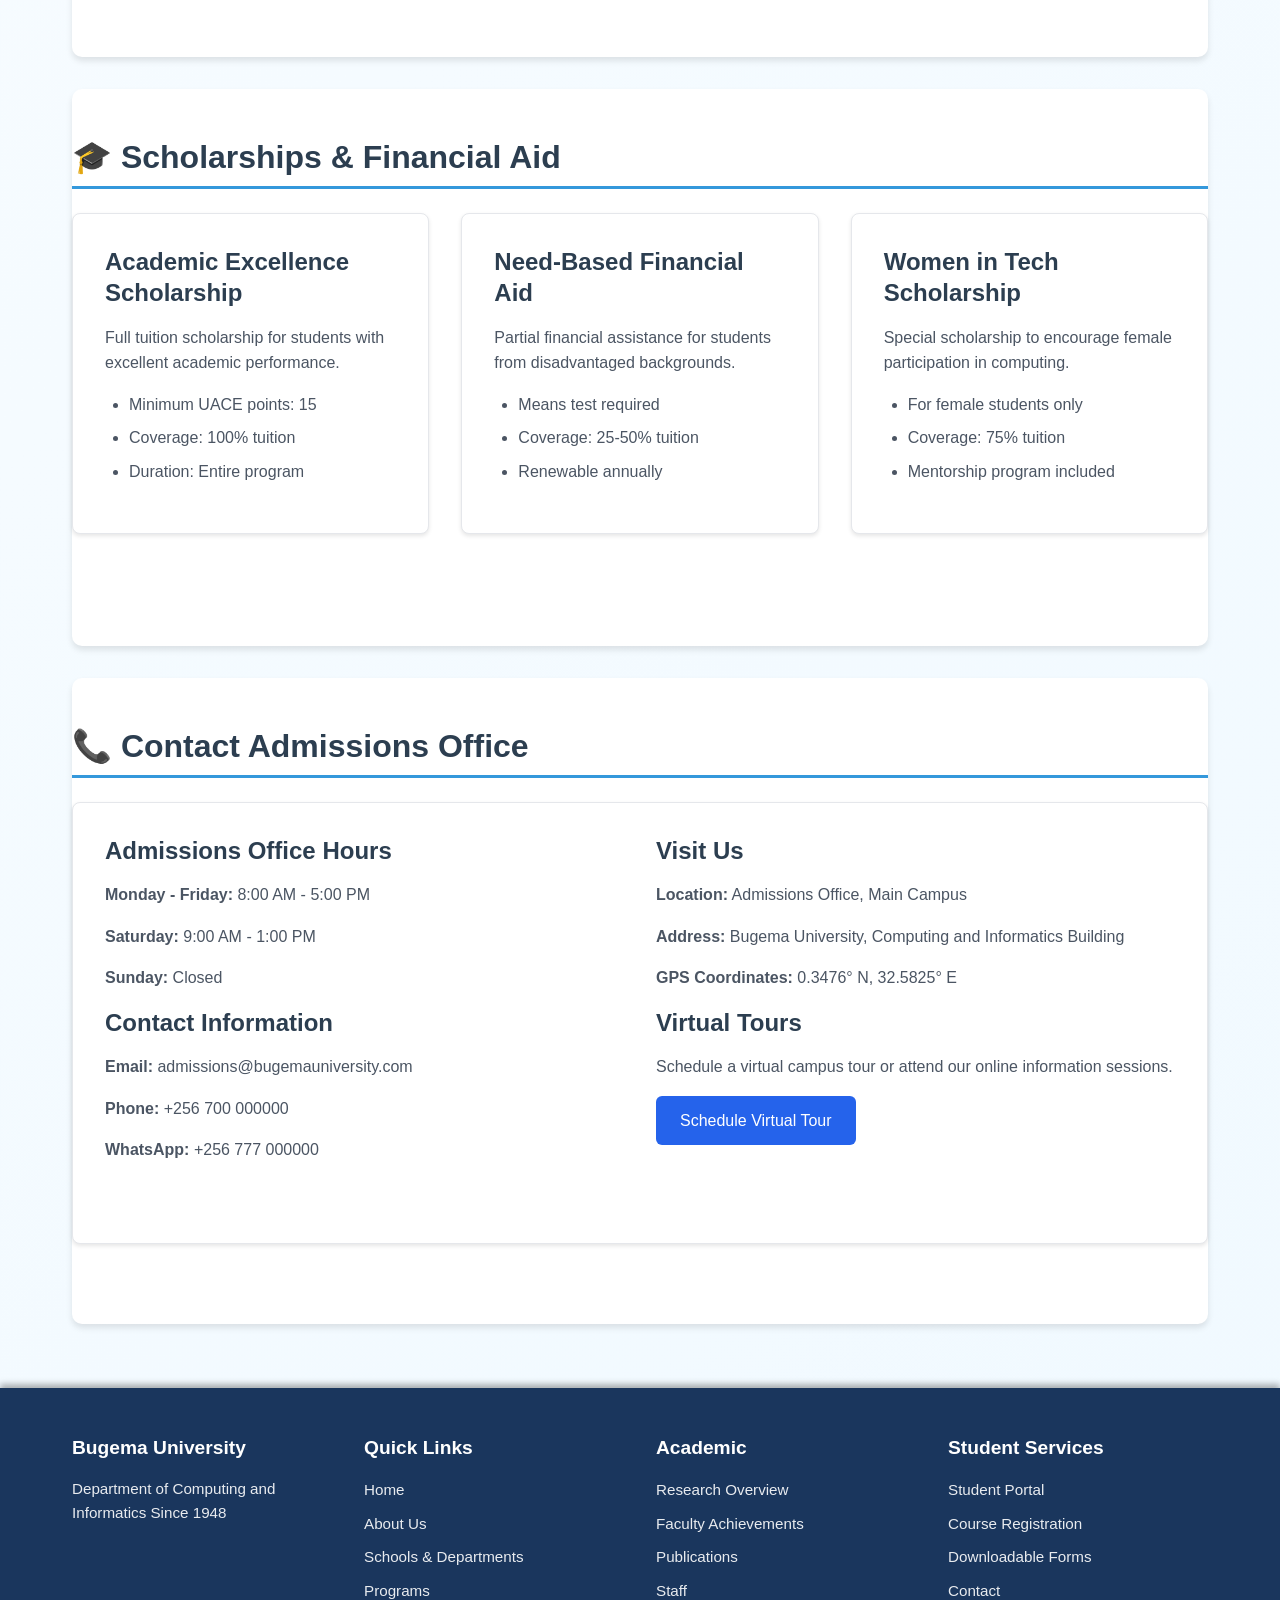
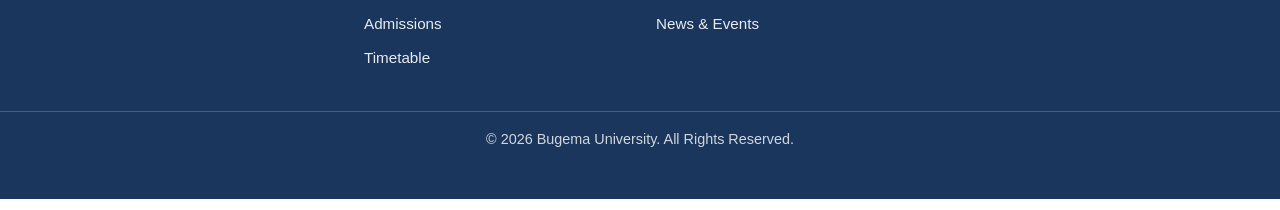
<file: admissions.html>
<!DOCTYPE html>
<html lang="en">
<head>
    <meta charset="UTF-8">
    <meta name="viewport" content="width=device-width, initial-scale=1.0">
    <title>Admissions - Bugema University Computing and Informatics</title>
    <link rel="stylesheet" href="styles.css">
</head>

<body>
    <!-- Theme Toggle Button -->
    <button class="theme-toggle" id="themeToggle" aria-label="Toggle dark/light mode">
        <i class="fas fa-moon icon" id="themeIcon"></i>
    </button>

    <header>
        <div class="header-content">
            <div class="logo-container">
                <img src="IMG/bu.png" alt="Bugema University Logo" class="logo">
                <div class="header-text">
                    <h1>Bugema University</h1>
                    <p>Department of Computing and Informatics</p>
                </div>
            </div>
            <div class="header-nav">
                <ul class="nav-list">
                    <li><a href="index.html">Home</a></li>
                    <li><a href="about.html">About Us</a></li>
                    <li class="dropdown">
                        <a href="departments.html">Academic</a>
                        <div class="dropdown-content">
                            <a href="departments.html">Schools & Departments</a>
                            <a href="programs.html">Programs</a>
                            <a href="admissions.html">Admissions</a>
                            <a href="timetable.html">Timetable</a>
                        </div>
                    </li>
                    <li class="dropdown">
                        <a href="research.html">Research</a>
                        <div class="dropdown-content">
                            <a href="research.html">Research Overview</a>
                            <a href="faculty-achievements.html">Faculty Achievements</a>
                            <a href="publications.html">Publications</a>
                        </div>
                    </li>
                    <li><a href="staff.html">Staff</a></li>
                    <li><a href="news.html">News & Events</a></li>
                    <li><a href="contact.html">Contact</a></li>
                    <li class="dropdown">
                        <a href="student-portal.html">Student Portal</a>
                        <div class="dropdown-content">
                            <a href="student-portal.html">Student Portal</a>
                            <a href="course-registration.html">Course Registration</a>
                            <a href="downloadable-forms.html">Forms</a>
                        </div>
                    </li>
                </ul>
            </div>
        </div>
    </header>

    <main>
        <div class="container">
            <!-- Page Header -->
            <section class="section fade-in">
                <div class="text-center">
                    <h2>Admissions</h2>
                    <p class="mt-2">Join our vibrant community of learners and innovators. Start your journey in computing and informatics today.</p>
                    <div class="mt-3">
                        <a href="#application-form" class="btn">Apply Now</a>
                        <a href="#requirements" class="btn btn-secondary">View Requirements</a>
                    </div>
                </div>
            </section>

            <!-- Important Dates -->
            <section class="section fade-in">
                <h2>📅 Important Dates</h2>
                <div class="grid grid-3">
                    <div class="card">
                        <h3>Application Deadline</h3>
                        <p><strong>August Intake:</strong> July 15, 2026</p>
                        <p><strong>January Intake:</strong> December 15, 2026</p>
                        <p><small>Late applications may be considered based on available space</small></p>
                    </div>

                    <div class="card">
                        <h3>Entrance Exams</h3>
                        <p><strong>August Intake:</strong> July 20-25, 2026</p>
                        <p><strong>January Intake:</strong> December 20-25, 2026</p>
                        <p><small>Exams are conducted on campus</small></p>
                    </div>

                    <div class="card">
                        <h3>Academic Year</h3>
                        <p><strong>First Semester:</strong> August - December 2026</p>
                        <p><strong>Second Semester:</strong> January - May 2027</p>
                        <p><small>Orientation week starts one week before classes</small></p>
                    </div>
                </div>
            </section>

            <!-- Admission Requirements -->
            <section id="requirements" class="section fade-in">
                <h2>📋 Admission Requirements</h2>
                
                <!-- Undergraduate Requirements -->
                <div class="card mb-3">
                    <h3>Undergraduate Programs</h3>
                    <div class="grid grid-2">
                        <div>
                            <h4>Direct Entry Scheme</h4>
                            <ul>
                                <li>Uganda Advanced Certificate of Education (UACE) with at least 2 principal passes</li>
                                <li>Principal passes in Mathematics and Physics/Computer Science/Economics</li>
                                <li>Minimum of 2 subsidiary passes</li>
                                <li>Uganda Certificate of Education (UCE) with at least 5 passes</li>
                                <li>Credit passes in Mathematics and English</li>
                            </ul>
                        </div>
                        <div>
                            <h4>Diploma Holders Scheme</h4>
                            <ul>
                                <li>Diploma in Computer Science/IT/Related field from recognized institution</li>
                                <li>Minimum GPA of 2.75 or equivalent</li>
                                <li>Relevant work experience (minimum 1 year)</li>
                                <li>Transcripts and certificate verification required</li>
                            </ul>
                        </div>
                    </div>
                </div>

                <!-- Postgraduate Requirements -->
                <div class="card">
                    <h3>Postgraduate Programs</h3>
                    <div class="grid grid-2">
                        <div>
                            <h4>Master's Programs</h4>
                            <ul>
                                <li>Bachelor's degree in relevant field from recognized university</li>
                                <li>Minimum GPA of 2.75 or equivalent</li>
                                <li>2 letters of recommendation</li>
                                <li>Statement of purpose (500 words)</li>
                                <li>Curriculum vitae (CV)</li>
                                <li>English proficiency test (for international students)</li>
                            </ul>
                        </div>
                        <div>
                            <h4>PhD Programs</h4>
                            <ul>
                                <li>Master's degree in relevant field</li>
                                <li>Research proposal (5-10 pages)</li>
                                <li>Academic publications (if any)</li>
                                <li>3 letters of recommendation</li>
                                <li>Preliminary interview with department</li>
                                <li>Research experience preferred</li>
                            </ul>
                        </div>
                    </div>
                </div>
            </section>

            <!-- Application Process -->
            <section class="section fade-in">
                <h2>📝 Application Process</h2>
                <div class="grid grid-4">
                    <div class="card text-center">
                        <div style="width: 60px; height: 60px; background: #3498db; color: white; border-radius: 50%; display: flex; align-items: center; justify-content: center; margin: 0 auto 1rem; font-size: 1.5rem; font-weight: bold;">1</div>
                        <h3>Online Application</h3>
                        <p>Fill out the online application form with accurate personal and academic information.</p>
                    </div>

                    <div class="card text-center">
                        <div style="width: 60px; height: 60px; background: #3498db; color: white; border-radius: 50%; display: flex; align-items: center; justify-content: center; margin: 0 auto 1rem; font-size: 1.5rem; font-weight: bold;">2</div>
                        <h3>Submit Documents</h3>
                        <p>Upload required documents including academic transcripts, certificates, and identification.</p>
                    </div>

                    <div class="card text-center">
                        <div style="width: 60px; height: 60px; background: #3498db; color: white; border-radius: 50%; display: flex; align-items: center; justify-content: center; margin: 0 auto 1rem; font-size: 1.5rem; font-weight: bold;">3</div>
                        <h3>Pay Application Fee</h3>
                        <p>Pay the non-refundable application fee of UGX 50,000 for Ugandan students or $50 for international students.</p>
                    </div>

                    <div class="card text-center">
                        <div style="width: 60px; height: 60px; background: #3498db; color: white; border-radius: 50%; display: flex; align-items: center; justify-content: center; margin: 0 auto 1rem; font-size: 1.5rem; font-weight: bold;">4</div>
                        <h3>Interview & Selection</h3>
                        <p>Attend the entrance exam and interview. Receive admission decision within 2 weeks.</p>
                    </div>
                </div>
            </section>

            <!-- Application Form -->
            <section id="application-form" class="section fade-in">
                <h2>📋 Application Form</h2>
                <div class="card">
                    <form id="admissionForm">
                        <div class="grid grid-2">
                            <div class="form-group">
                                <label for="firstName">First Name *</label>
                                <input type="text" id="firstName" name="firstName" required>
                            </div>
                            <div class="form-group">
                                <label for="lastName">Last Name *</label>
                                <input type="text" id="lastName" name="lastName" required>
                            </div>
                        </div>

                        <div class="grid grid-2">
                            <div class="form-group">
                                <label for="email">Email Address *</label>
                                <input type="email" id="email" name="email" required>
                            </div>
                            <div class="form-group">
                                <label for="phone">Phone Number *</label>
                                <input type="tel" id="phone" name="phone" required>
                            </div>
                        </div>

                        <div class="grid grid-2">
                            <div class="form-group">
                                <label for="program">Program of Interest *</label>
                                <select id="program" name="program" required>
                                    <option value="">Select a Program</option>
                                    <optgroup label="Undergraduate">
                                        <option value="bcs">Bachelor of Computer Science</option>
                                        <option value="bit">Bachelor of Information Technology</option>
                                        <option value="bse">Bachelor of Software Engineering</option>
                                        <option value="bds">Bachelor of Data Science</option>
                                    </optgroup>
                                    <optgroup label="Postgraduate">
                                        <option value="mcs">Master of Computer Science</option>
                                        <option value="mit">Master of Information Technology</option>
                                        <option value="mds">Master of Data Science</option>
                                        <option value="phd">Doctor of Philosophy</option>
                                    </optgroup>
                                    <optgroup label="Certificate">
                                        <option value="cweb">Certificate in Web Development</option>
                                        <option value="ccyber">Certificate in Cybersecurity</option>
                                        <option value="cdata">Certificate in Data Analytics</option>
                                    </optgroup>
                                </select>
                            </div>
                            <div class="form-group">
                                <label for="intake">Preferred Intake *</label>
                                <select id="intake" name="intake" required>
                                    <option value="">Select Intake</option>
                                    <option value="august2026">August 2026</option>
                                    <option value="january2027">January 2027</option>
                                </select>
                            </div>
                        </div>

                        <div class="form-group">
                            <label for="education">Educational Background *</label>
                            <textarea id="education" name="education" rows="4" placeholder="Please describe your educational background, including institutions attended and qualifications obtained..." required></textarea>
                        </div>

                        <div class="form-group">
                            <label for="motivation">Statement of Purpose *</label>
                            <textarea id="motivation" name="motivation" rows="4" placeholder="Why do you want to join our program? What are your career goals?" required></textarea>
                        </div>

                        <div class="form-group">
                            <label for="documents">Additional Information</label>
                            <textarea id="documents" name="documents" rows="3" placeholder="Any additional information you would like to share (optional)..."></textarea>
                        </div>

                        <div class="form-group">
                            <label>
                                <input type="checkbox" name="terms" required> 
                                I certify that all information provided is accurate and complete. I understand that providing false information may result in denial of admission or dismissal if discovered later.
                            </label>
                        </div>

                        <div class="text-center">
                            <button type="submit" class="btn">Submit Application</button>
                            <button type="reset" class="btn btn-secondary">Clear Form</button>
                        </div>
                    </form>
                </div>
            </section>

            <!-- Tuition Fees -->
            <section class="section fade-in">
                <h2>💰 Tuition & Fees</h2>
                <div class="card">
                    <h3>Academic Year 2026-2027</h3>
                    <div class="grid grid-3">
                        <div>
                            <h4>Undergraduate Programs</h4>
                            <p><strong>Ugandan Students:</strong> UGX 2,500,000 per semester</p>
                            <p><strong>International Students:</strong> $1,500 per semester</p>
                            <p><strong>Application Fee:</strong> UGX 50,000 (one-time)</p>
                        </div>
                        <div>
                            <h4>Postgraduate Programs</h4>
                            <p><strong>Ugandan Students:</strong> UGX 3,000,000 per semester</p>
                            <p><strong>International Students:</strong> $2,000 per semester</p>
                            <p><strong>Application Fee:</strong> UGX 100,000 (one-time)</p>
                        </div>
                        <div>
                            <h4>Certificate Programs</h4>
                            <p><strong>Ugandan Students:</strong> UGX 1,200,000 total</p>
                            <p><strong>International Students:</strong> $800 total</p>
                            <p><strong>Application Fee:</strong> UGX 30,000 (one-time)</p>
                        </div>
                    </div>
                    
                    <h4>Additional Fees:</h4>
                    <ul>
                        <li>Registration Fee: UGX 200,000 (per year)</li>
                        <li>Library Fee: UGX 100,000 (per year)</li>
                        <li>Laboratory Fee: UGX 150,000 (per semester)</li>
                        <li>Student Activity Fee: UGX 50,000 (per semester)</li>
                    </ul>
                </div>
            </section>

            <!-- Scholarships -->
            <section class="section fade-in">
                <h2>🎓 Scholarships & Financial Aid</h2>
                <div class="grid grid-3">
                    <div class="card">
                        <h3>Academic Excellence Scholarship</h3>
                        <p>Full tuition scholarship for students with excellent academic performance.</p>
                        <ul>
                            <li>Minimum UACE points: 15</li>
                            <li>Coverage: 100% tuition</li>
                            <li>Duration: Entire program</li>
                        </ul>
                    </div>

                    <div class="card">
                        <h3>Need-Based Financial Aid</h3>
                        <p>Partial financial assistance for students from disadvantaged backgrounds.</p>
                        <ul>
                            <li>Means test required</li>
                            <li>Coverage: 25-50% tuition</li>
                            <li>Renewable annually</li>
                        </ul>
                    </div>

                    <div class="card">
                        <h3>Women in Tech Scholarship</h3>
                        <p>Special scholarship to encourage female participation in computing.</p>
                        <ul>
                            <li>For female students only</li>
                            <li>Coverage: 75% tuition</li>
                            <li>Mentorship program included</li>
                        </ul>
                    </div>
                </div>
            </section>

            <!-- Contact Information -->
            <section class="section fade-in">
                <h2>📞 Contact Admissions Office</h2>
                <div class="card">
                    <div class="grid grid-2">
                        <div>
                            <h3>Admissions Office Hours</h3>
                            <p><strong>Monday - Friday:</strong> 8:00 AM - 5:00 PM</p>
                            <p><strong>Saturday:</strong> 9:00 AM - 1:00 PM</p>
                            <p><strong>Sunday:</strong> Closed</p>
                            
                            <h3>Contact Information</h3>
                            <p><strong>Email:</strong> admissions@bugemauniversity.com</p>
                            <p><strong>Phone:</strong> +256 700 000000</p>
                            <p><strong>WhatsApp:</strong> +256 777 000000</p>
                        </div>
                        <div>
                            <h3>Visit Us</h3>
                            <p><strong>Location:</strong> Admissions Office, Main Campus</p>
                            <p><strong>Address:</strong> Bugema University, Computing and Informatics Building</p>
                            <p><strong>GPS Coordinates:</strong> 0.3476° N, 32.5825° E</p>
                            
                            <h3>Virtual Tours</h3>
                            <p>Schedule a virtual campus tour or attend our online information sessions.</p>
                            <a href="#" class="btn btn-secondary">Schedule Virtual Tour</a>
                        </div>
                    </div>
                </div>
            </section>
        </div>
    </main>

    <!-- Compact Footer -->
    <footer class="compact-footer">
        <div class="footer-content">
            <div class="footer-section">
                <h3>Bugema University</h3>
                <p>Department of Computing and Informatics Since 1948</p>
            </div>
            <div class="footer-section">
                <h3>Quick Links</h3>
                <ul>
                    <li><a href="index.html">Home</a></li>
                    <li><a href="about.html">About Us</a></li>
                    <li><a href="departments.html">Schools & Departments</a></li>
                    <li><a href="programs.html">Programs</a></li>
                    <li><a href="admissions.html">Admissions</a></li>
                    <li><a href="timetable.html">Timetable</a></li>
                </ul>
            </div>
            <div class="footer-section">
                <h3>Academic</h3>
                <ul>
                    <li><a href="research.html">Research Overview</a></li>
                    <li><a href="faculty-achievements.html">Faculty Achievements</a></li>
                    <li><a href="publications.html">Publications</a></li>
                    <li><a href="staff.html">Staff</a></li>
                    <li><a href="news.html">News & Events</a></li>
                </ul>
            </div>
            <div class="footer-section">
                <h3>Student Services</h3>
                <ul>
                    <li><a href="student-portal.html">Student Portal</a></li>
                    <li><a href="course-registration.html">Course Registration</a></li>
                    <li><a href="downloadable-forms.html">Downloadable Forms</a></li>
                    <li><a href="contact.html">Contact</a></li>
                </ul>
            </div>
        </div>
        <div class="footer-bottom">
            <p>&copy; 2026 Bugema University. All Rights Reserved.</p>
        </div>
    </footer>

    <!-- WhatsApp Floating Button -->
    <div class="whatsapp-float">
        <a href="https://wa.me/+256769593407" target="_blank" title="Chat with us on WhatsApp">
            <i class="fab fa-whatsapp"></i>
        </a>
    </div>

    <script>
        // Add fade-in animation on scroll
        const observerOptions = {
            threshold: 0.1,
            rootMargin: '0px 0px -50px 0px'
        };

        const observer = new IntersectionObserver(function(entries) {
            entries.forEach(entry => {
                if (entry.isIntersecting) {
                    entry.target.style.opacity = '1';
                    entry.target.style.transform = 'translateY(0)';
                }
            });
        }, observerOptions);

        document.querySelectorAll('.fade-in').forEach(el => {
            el.style.opacity = '0';
            el.style.transform = 'translateY(20px)';
            el.style.transition = 'opacity 0.8s ease, transform 0.8s ease';
            observer.observe(el);
        });

        // Form submission handler
        document.getElementById('admissionForm').addEventListener('submit', function(e) {
            e.preventDefault();
            
            // Show success message
            const formContainer = document.querySelector('#application-form .card');
            formContainer.innerHTML = `
                <div class="text-center" style="padding: 3rem;">
                    <div style="width: 80px; height: 80px; background: #27ae60; color: white; border-radius: 50%; display: flex; align-items: center; justify-content: center; margin: 0 auto 2rem; font-size: 2rem;">✓</div>
                    <h2>Application Submitted Successfully!</h2>
                    <p>Thank you for your interest in our programs. We have received your application and will contact you within 5-7 business days regarding the next steps.</p>
                    <p><strong>Application Reference:</strong> BU-CI-${Date.now()}</p>
                    <div class="mt-3">
                        <a href="index.html" class="btn">Return to Home</a>
                        <a href="programs.html" class="btn btn-secondary">Explore More Programs</a>
                    </div>
                </div>
            `;
        });
    </script>
</body>
</html>
</file>
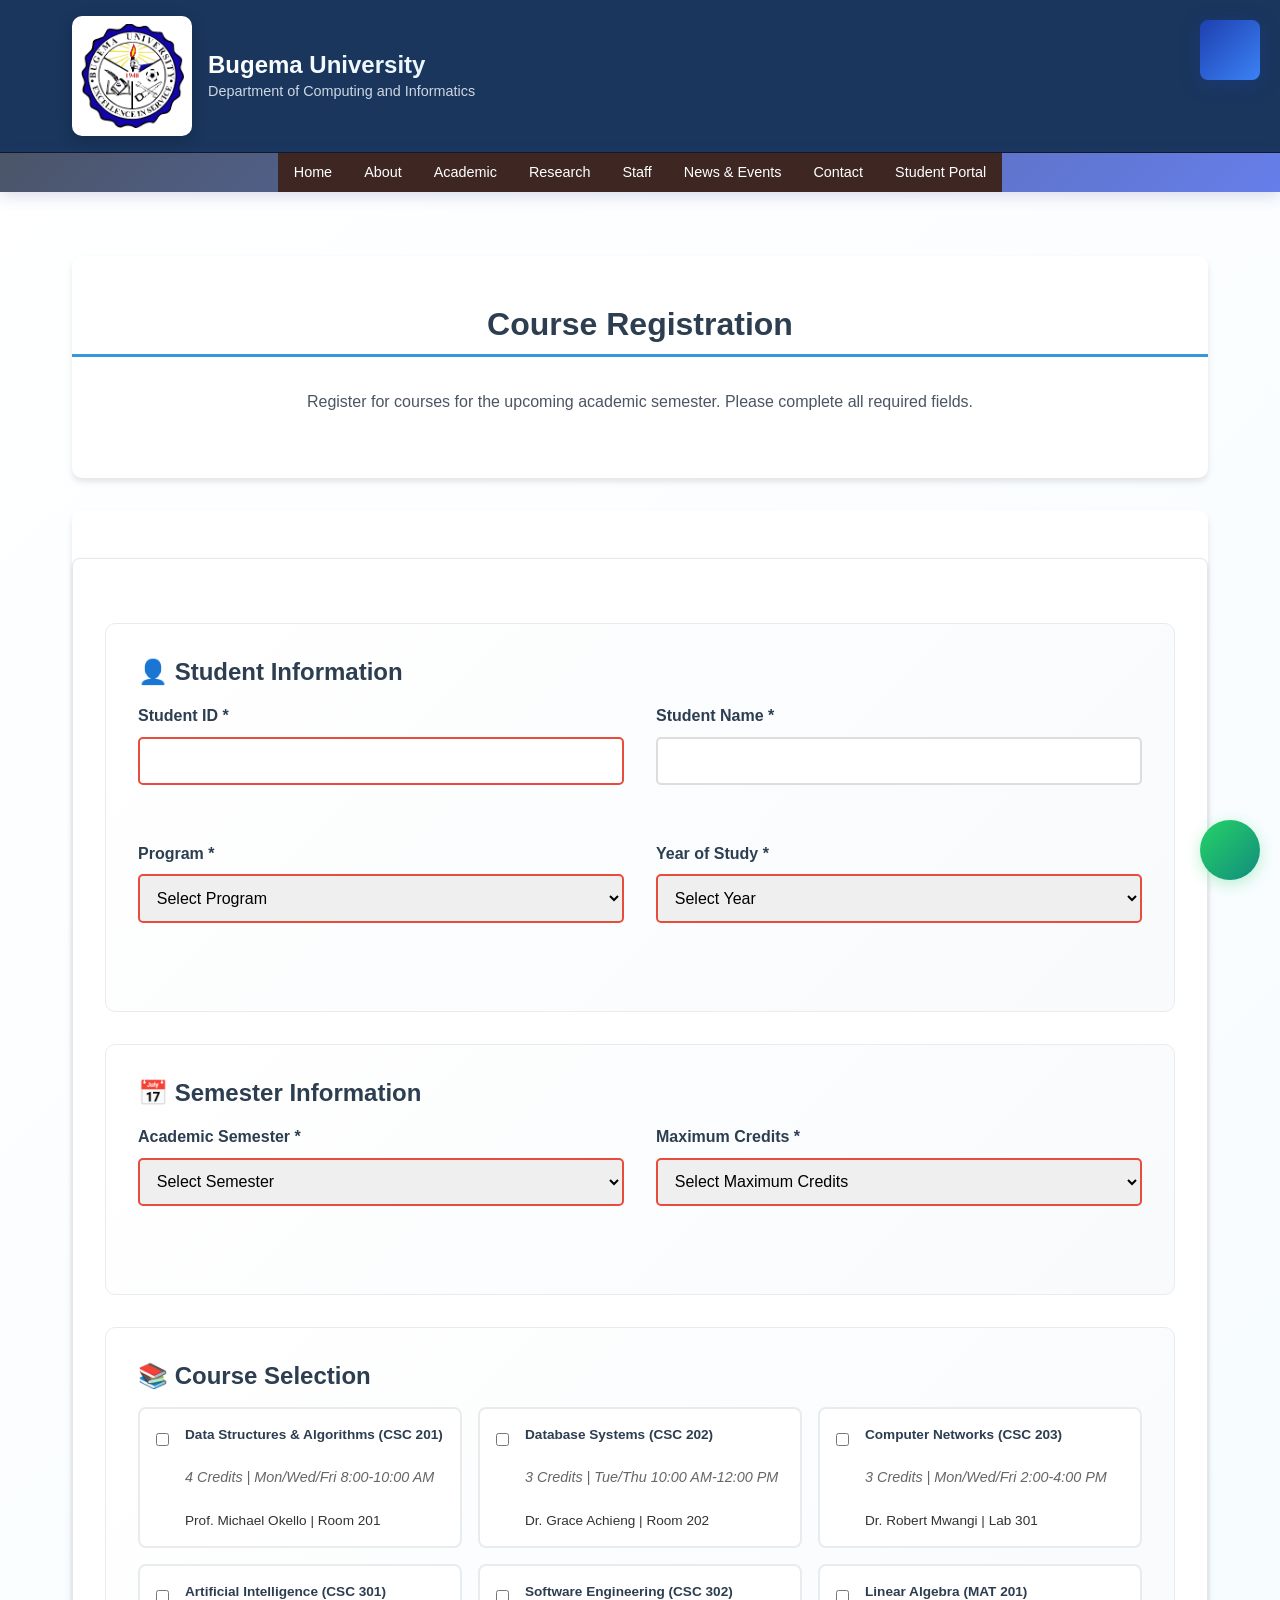
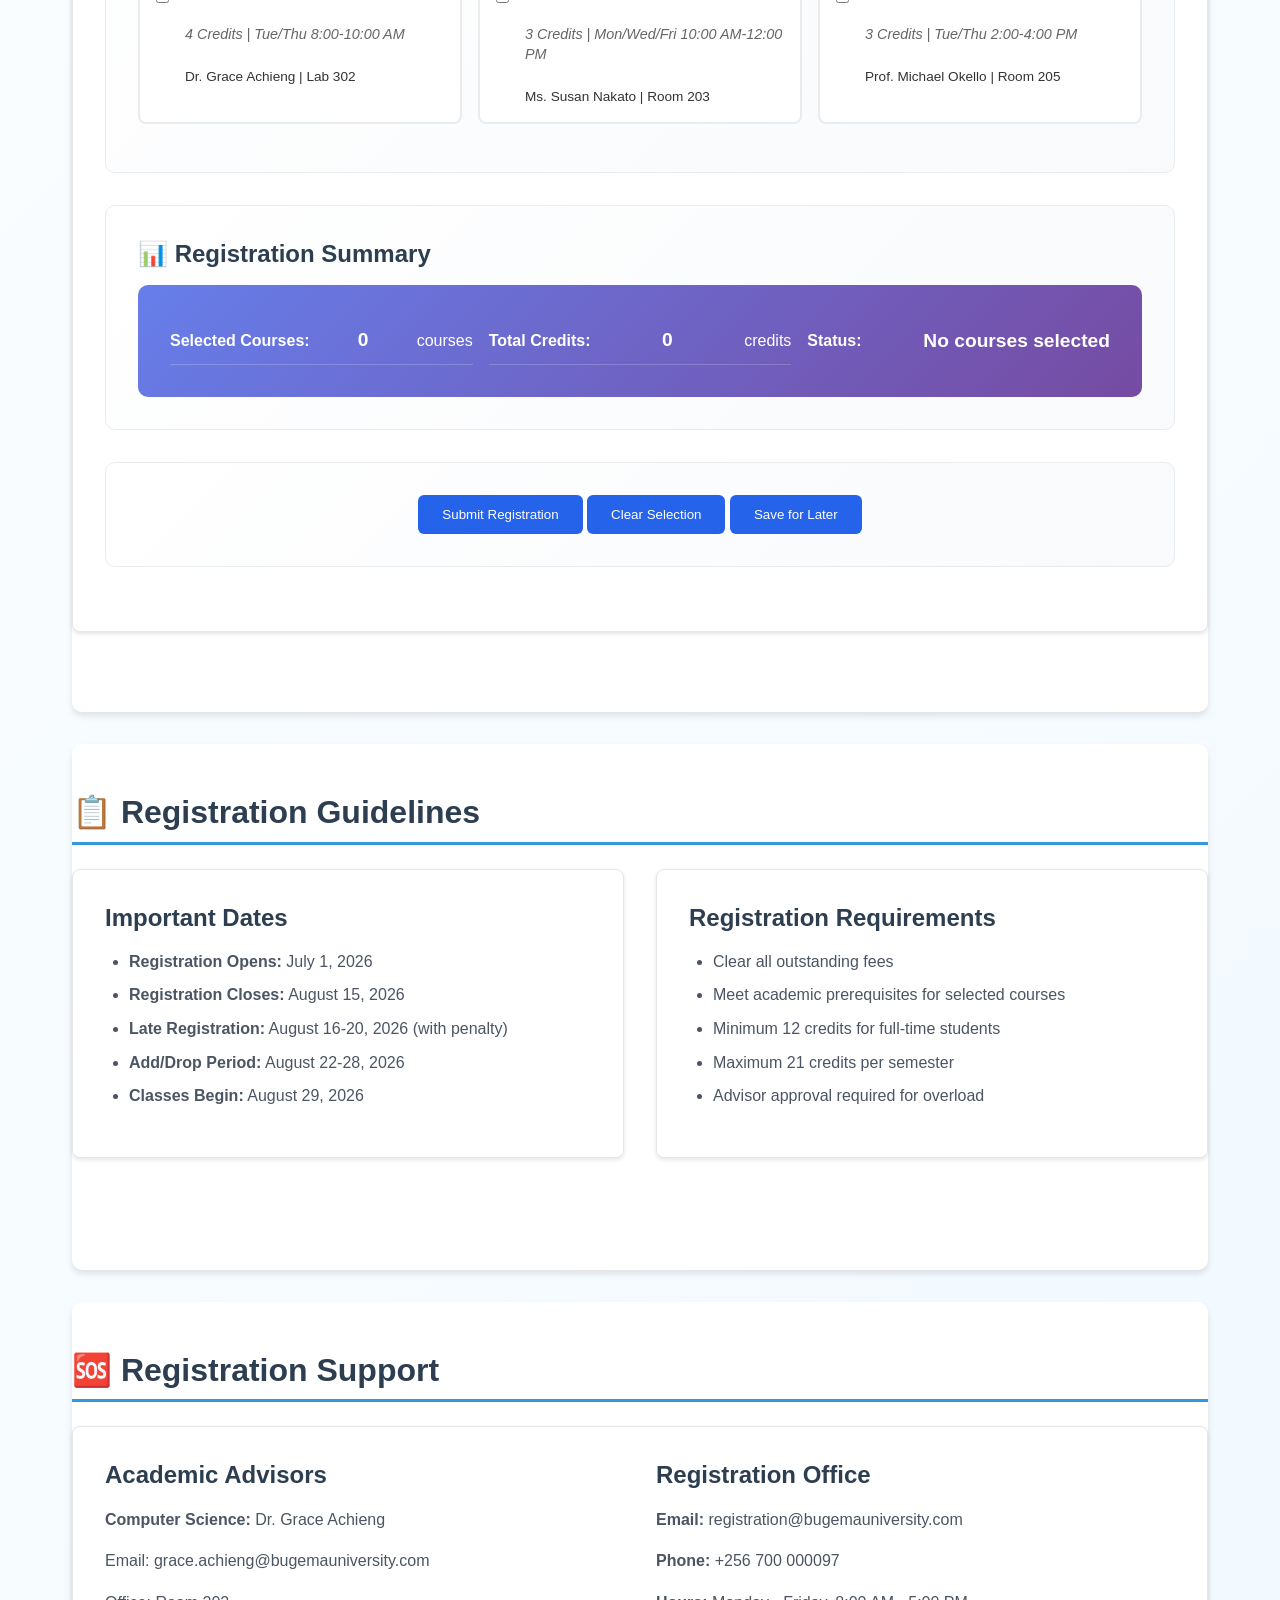
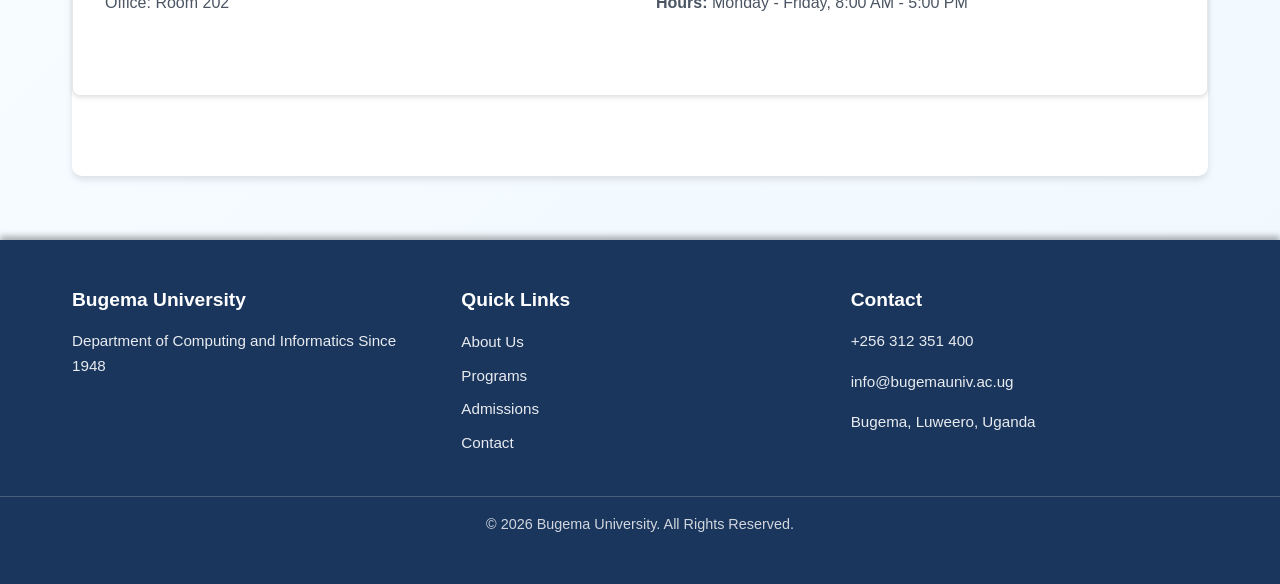
<file: course-registration.html>
<!DOCTYPE html>
<html lang="en">
<head>
    <meta charset="UTF-8">
    <meta name="viewport" content="width=device-width, initial-scale=1.0">
    <title>Course Registration - Bugema University Computing and Informatics</title>
    <link rel="stylesheet" href="styles.css">
    <link rel="preconnect" href="https://fonts.googleapis.com">
    <link rel="preconnect" href="https://fonts.gstatic.com" crossorigin>
</head>

<body>
    <!-- Theme Toggle Button -->
    <button class="theme-toggle" id="themeToggle" aria-label="Toggle dark/light mode">
        <i class="fas fa-moon icon" id="themeIcon"></i>
    </button>

    <header>
        <div class="header-content">
            <div class="logo-container">
                <img src="IMG/bu.png" alt="Bugema University Logo" class="logo">
                <div class="header-text">
                    <h1>Bugema University</h1>
                    <p>Department of Computing and Informatics</p>
                </div>
            </div>
        </div>
    </header>

    <nav>
        <div class="nav-container">
            <ul class="nav-list">
                <li><a href="index.html">Home</a></li>
                <li><a href="about.html">About</a></li>
                <li class="dropdown">
                    <a href="departments.html">Academic</a>
                    <div class="dropdown-content">
                        <a href="departments.html">Departments</a>
                        <a href="programs.html">Programs</a>
                        <a href="admissions.html">Admissions</a>
                        <a href="timetable.html">Timetable</a>
                    </div>
                </li>
                <li class="dropdown">
                    <a href="research.html">Research</a>
                    <div class="dropdown-content">
                        <a href="research.html">Research</a>
                        <a href="faculty-achievements.html">Faculty Achievements</a>
                        <a href="publications.html">Publications</a>
                    </div>
                </li>
                <li><a href="staff.html">Staff</a></li>
                <li><a href="news.html">News & Events</a></li>
                <li><a href="contact.html">Contact</a></li>
                <li class="dropdown">
                    <a href="student-portal.html">Student Portal</a>
                    <div class="dropdown-content">
                        <a href="student-portal.html">Student Portal</a>
                        <a href="course-registration.html">Course Registration</a>
                        <a href="downloadable-forms.html">Forms</a>
                    </div>
                </li>
            </ul>
        </div>
    </nav>

    <main>
        <div class="container">
            <!-- Page Header -->
            <section class="section fade-in">
                <div class="text-center">
                    <h2>Course Registration</h2>
                    <p class="mt-2">Register for courses for the upcoming academic semester. Please complete all required fields.</p>
                </div>
            </section>

            <!-- Registration Form -->
            <section class="section fade-in">
                <div class="card">
                    <form id="courseRegistration">
                        <!-- Student Information -->
                        <div class="form-section">
                            <h3>👤 Student Information</h3>
                            <div class="grid grid-2">
                                <div class="form-group">
                                    <label for="studentId">Student ID *</label>
                                    <input type="text" id="studentId" name="studentId" required aria-required="true">
                                </div>
                                <div class="form-group">
                                    <label for="studentName">Student Name *</label>
                                    <input type="text" id="studentName" name="studentName" required aria-required="true" readonly>
                                </div>
                                <div class="form-group">
                                    <label for="program">Program *</label>
                                    <select id="program" name="program" required aria-required="true">
                                        <option value="">Select Program</option>
                                        <option value="bcs">Bachelor of Computer Science</option>
                                        <option value="bit">Bachelor of Information Technology</option>
                                        <option value="bse">Bachelor of Software Engineering</option>
                                        <option value="bds">Bachelor of Data Science</option>
                                        <option value="mcs">Master of Computer Science</option>
                                        <option value="mit">Master of Information Technology</option>
                                        <option value="mds">Master of Data Science</option>
                                    </select>
                                </div>
                                <div class="form-group">
                                    <label for="yearOfStudy">Year of Study *</label>
                                    <select id="yearOfStudy" name="yearOfStudy" required aria-required="true">
                                        <option value="">Select Year</option>
                                        <option value="1">Year 1</option>
                                        <option value="2">Year 2</option>
                                        <option value="3">Year 3</option>
                                        <option value="4">Year 4</option>
                                        <option value="m1">Master's Year 1</option>
                                        <option value="m2">Master's Year 2</option>
                                    </select>
                                </div>
                            </div>
                        </div>

                        <!-- Semester Information -->
                        <div class="form-section">
                            <h3>📅 Semester Information</h3>
                            <div class="grid grid-2">
                                <div class="form-group">
                                    <label for="semester">Academic Semester *</label>
                                    <select id="semester" name="semester" required aria-required="true">
                                        <option value="">Select Semester</option>
                                        <option value="aug2026">August 2026 - December 2026</option>
                                        <option value="jan2027">January 2027 - May 2027</option>
                                    </select>
                                </div>
                                <div class="form-group">
                                    <label for="maxCredits">Maximum Credits *</label>
                                    <select id="maxCredits" name="maxCredits" required aria-required="true">
                                        <option value="">Select Maximum Credits</option>
                                        <option value="12">12 Credits</option>
                                        <option value="15">15 Credits</option>
                                        <option value="18">18 Credits</option>
                                        <option value="21">21 Credits</option>
                                    </select>
                                </div>
                            </div>
                        </div>

                        <!-- Course Selection -->
                        <div class="form-section">
                            <h3>📚 Course Selection</h3>
                            <div class="course-selection-grid">
                                <div class="course-item">
                                    <label>
                                        <input type="checkbox" name="courses" value="CSC201" class="course-checkbox">
                                        <span class="course-info">
                                            <strong>Data Structures & Algorithms (CSC 201)</strong><br>
                                            <em>4 Credits | Mon/Wed/Fri 8:00-10:00 AM</em><br>
                                            Prof. Michael Okello | Room 201
                                        </span>
                                    </label>
                                </div>
                                <div class="course-item">
                                    <label>
                                        <input type="checkbox" name="courses" value="CSC202" class="course-checkbox">
                                        <span class="course-info">
                                            <strong>Database Systems (CSC 202)</strong><br>
                                            <em>3 Credits | Tue/Thu 10:00 AM-12:00 PM</em><br>
                                            Dr. Grace Achieng | Room 202
                                        </span>
                                    </label>
                                </div>
                                <div class="course-item">
                                    <label>
                                        <input type="checkbox" name="courses" value="CSC203" class="course-checkbox">
                                        <span class="course-info">
                                            <strong>Computer Networks (CSC 203)</strong><br>
                                            <em>3 Credits | Mon/Wed/Fri 2:00-4:00 PM</em><br>
                                            Dr. Robert Mwangi | Lab 301
                                        </span>
                                    </label>
                                </div>
                                <div class="course-item">
                                    <label>
                                        <input type="checkbox" name="courses" value="CSC301" class="course-checkbox">
                                        <span class="course-info">
                                            <strong>Artificial Intelligence (CSC 301)</strong><br>
                                            <em>4 Credits | Tue/Thu 8:00-10:00 AM</em><br>
                                            Dr. Grace Achieng | Lab 302
                                        </span>
                                    </label>
                                </div>
                                <div class="course-item">
                                    <label>
                                        <input type="checkbox" name="courses" value="CSC302" class="course-checkbox">
                                        <span class="course-info">
                                            <strong>Software Engineering (CSC 302)</strong><br>
                                            <em>3 Credits | Mon/Wed/Fri 10:00 AM-12:00 PM</em><br>
                                            Ms. Susan Nakato | Room 203
                                        </span>
                                    </label>
                                </div>
                                <div class="course-item">
                                    <label>
                                        <input type="checkbox" name="courses" value="MAT201" class="course-checkbox">
                                        <span class="course-info">
                                            <strong>Linear Algebra (MAT 201)</strong><br>
                                            <em>3 Credits | Tue/Thu 2:00-4:00 PM</em><br>
                                            Prof. Michael Okello | Room 205
                                        </span>
                                    </label>
                                </div>
                            </div>
                        </div>

                        <!-- Registration Summary -->
                        <div class="form-section">
                            <h3>📊 Registration Summary</h3>
                            <div class="registration-summary">
                                <div class="summary-item">
                                    <label>Selected Courses:</label>
                                    <span id="selectedCount">0</span> courses
                                </div>
                                <div class="summary-item">
                                    <label>Total Credits:</label>
                                    <span id="totalCredits">0</span> credits
                                </div>
                                <div class="summary-item">
                                    <label>Status:</label>
                                    <span id="registrationStatus">No courses selected</span>
                                </div>
                            </div>
                        </div>

                        <!-- Submit Actions -->
                        <div class="form-section">
                            <div class="text-center">
                                <button type="submit" class="btn" id="submitBtn">Submit Registration</button>
                                <button type="button" class="btn btn-secondary" id="clearBtn">Clear Selection</button>
                                <button type="button" class="btn btn-secondary" id="saveBtn">Save for Later</button>
                            </div>
                        </div>
                    </form>
                </div>
            </section>

            <!-- Registration Guidelines -->
            <section class="section fade-in">
                <h2>📋 Registration Guidelines</h2>
                <div class="grid grid-2">
                    <div class="card">
                        <h3>Important Dates</h3>
                        <ul>
                            <li><strong>Registration Opens:</strong> July 1, 2026</li>
                            <li><strong>Registration Closes:</strong> August 15, 2026</li>
                            <li><strong>Late Registration:</strong> August 16-20, 2026 (with penalty)</li>
                            <li><strong>Add/Drop Period:</strong> August 22-28, 2026</li>
                            <li><strong>Classes Begin:</strong> August 29, 2026</li>
                        </ul>
                    </div>
                    <div class="card">
                        <h3>Registration Requirements</h3>
                        <ul>
                            <li>Clear all outstanding fees</li>
                            <li>Meet academic prerequisites for selected courses</li>
                            <li>Minimum 12 credits for full-time students</li>
                            <li>Maximum 21 credits per semester</li>
                            <li>Advisor approval required for overload</li>
                        </ul>
                    </div>
                </div>
            </section>

            <!-- Contact Support -->
            <section class="section fade-in">
                <h2>🆘 Registration Support</h2>
                <div class="card">
                    <div class="grid grid-2">
                        <div>
                            <h3>Academic Advisors</h3>
                            <p><strong>Computer Science:</strong> Dr. Grace Achieng</p>
                            <p>Email: grace.achieng@bugemauniversity.com</p>
                            <p>Office: Room 202</p>
                        </div>
                        <div>
                            <h3>Registration Office</h3>
                            <p><strong>Email:</strong> registration@bugemauniversity.com</p>
                            <p><strong>Phone:</strong> +256 700 000097</p>
                            <p><strong>Hours:</strong> Monday - Friday, 8:00 AM - 5:00 PM</p>
                        </div>
                    </div>
                </div>
            </section>
        </div>
    </main>

    <!-- Compact Footer -->
    <footer class="compact-footer">
        <div class="footer-content">
            <div class="footer-section">
                <h3>Bugema University</h3>
                <p>Department of Computing and Informatics Since 1948</p>
            </div>
            <div class="footer-section">
                <h3>Quick Links</h3>
                <ul>
                    <li><a href="about.html">About Us</a></li>
                    <li><a href="programs.html">Programs</a></li>
                    <li><a href="admissions.html">Admissions</a></li>
                    <li><a href="contact.html">Contact</a></li>
                </ul>
            </div>
            <div class="footer-section">
                <h3>Contact</h3>
                <p><i class="fas fa-phone"></i> +256 312 351 400</p>
                <p><i class="fas fa-envelope"></i> info@bugemauniv.ac.ug</p>
                <p><i class="fas fa-map-marker-alt"></i> Bugema, Luweero, Uganda</p>
            </div>
        </div>
        <div class="footer-bottom">
            <p>&copy; 2026 Bugema University. All Rights Reserved.</p>
        </div>
    </footer>

    <!-- WhatsApp Floating Button -->
    <div class="whatsapp-float">
        <a href="https://wa.me/+256769593407" target="_blank" title="Chat with us on WhatsApp">
            <i class="fab fa-whatsapp"></i>
        </a>
    </div>

    <script>
        // Add fade-in animation on scroll
        const observerOptions = {
            threshold: 0.1,
            rootMargin: '0px 0px -50px 0px'
        };

        const observer = new IntersectionObserver(function(entries) {
            entries.forEach(entry => {
                if (entry.isIntersecting) {
                    entry.target.style.opacity = '1';
                    entry.target.style.transform = 'translateY(0)';
                }
            });
        }, observerOptions);

        document.querySelectorAll('.fade-in').forEach(el => {
            el.style.opacity = '0';
            el.style.transform = 'translateY(20px)';
            el.style.transition = 'opacity 0.8s ease, transform 0.8s ease';
            observer.observe(el);
        });

        // Course selection functionality
        const courseCheckboxes = document.querySelectorAll('.course-checkbox');
        const selectedCount = document.getElementById('selectedCount');
        const totalCredits = document.getElementById('totalCredits');
        const registrationStatus = document.getElementById('registrationStatus');

        function updateRegistrationSummary() {
            const selectedCourses = document.querySelectorAll('.course-checkbox:checked');
            const count = selectedCourses.length;
            let credits = 0;

            selectedCourses.forEach(checkbox => {
                const courseInfo = checkbox.nextElementSibling.querySelector('em').textContent;
                const creditMatch = courseInfo.match(/(\d+)\s+Credits/);
                if (creditMatch) {
                    credits += parseInt(creditMatch[1]);
                }
            });

            selectedCount.textContent = count;
            totalCredits.textContent = credits;

            // Update status
            if (count === 0) {
                registrationStatus.textContent = 'No courses selected';
                registrationStatus.style.color = '#e74c3c';
            } else if (credits < 12) {
                registrationStatus.textContent = 'Below minimum credits (12)';
                registrationStatus.style.color = '#f39c12';
            } else if (credits > 21) {
                registrationStatus.textContent = 'Exceeds maximum credits (21)';
                registrationStatus.style.color = '#e74c3c';
            } else {
                registrationStatus.textContent = 'Valid registration';
                registrationStatus.style.color = '#27ae60';
            }
        }

        courseCheckboxes.forEach(checkbox => {
            checkbox.addEventListener('change', updateRegistrationSummary);
        });

        // Clear selection
        document.getElementById('clearBtn').addEventListener('click', function() {
            courseCheckboxes.forEach(checkbox => {
                checkbox.checked = false;
            });
            updateRegistrationSummary();
        });

        // Save for later
        document.getElementById('saveBtn').addEventListener('click', function() {
            const selectedCourses = [];
            courseCheckboxes.forEach(checkbox => {
                if (checkbox.checked) {
                    selectedCourses.push(checkbox.value);
                }
            });
            
            if (selectedCourses.length > 0) {
                localStorage.setItem('savedCourses', JSON.stringify(selectedCourses));
                alert('Course selection saved! You can complete registration later.');
            } else {
                alert('No courses selected to save.');
            }
        });

        // Form submission
        document.getElementById('courseRegistration').addEventListener('submit', function(e) {
            e.preventDefault();
            
            const selectedCourses = document.querySelectorAll('.course-checkbox:checked');
            if (selectedCourses.length === 0) {
                alert('Please select at least one course.');
                return;
            }

            const credits = parseInt(totalCredits.textContent);
            if (credits < 12) {
                alert('You must register for at least 12 credits.');
                return;
            }

            if (credits > 21) {
                alert('You cannot register for more than 21 credits.');
                return;
            }

            // Show success message
            const formContainer = document.querySelector('#courseRegistration').parentElement;
            formContainer.innerHTML = `
                <div class="text-center" style="padding: 3rem;">
                    <div style="width: 80px; height: 80px; background: #27ae60; color: white; border-radius: 50%; display: flex; align-items: center; justify-content: center; margin: 0 auto 2rem; font-size: 2rem;">✓</div>
                    <h2>Registration Submitted Successfully!</h2>
                    <p>Your course registration has been submitted for processing.</p>
                    <p><strong>Registration Reference:</strong> BU-CR-${Date.now()}</p>
                    <p>You will receive a confirmation email within 24 hours.</p>
                    <div class="mt-3">
                        <a href="student-portal.html" class="btn">Return to Student Portal</a>
                        <a href="index.html" class="btn btn-secondary">Return to Home</a>
                    </div>
                </div>
            `;
        });

        // Load saved courses on page load
        window.addEventListener('load', function() {
            const savedCourses = localStorage.getItem('savedCourses');
            if (savedCourses) {
                const courses = JSON.parse(savedCourses);
                courseCheckboxes.forEach(checkbox => {
                    if (courses.includes(checkbox.value)) {
                        checkbox.checked = true;
                    }
                });
                updateRegistrationSummary();
            }
        });
    </script>
</body>
</html>
</file>
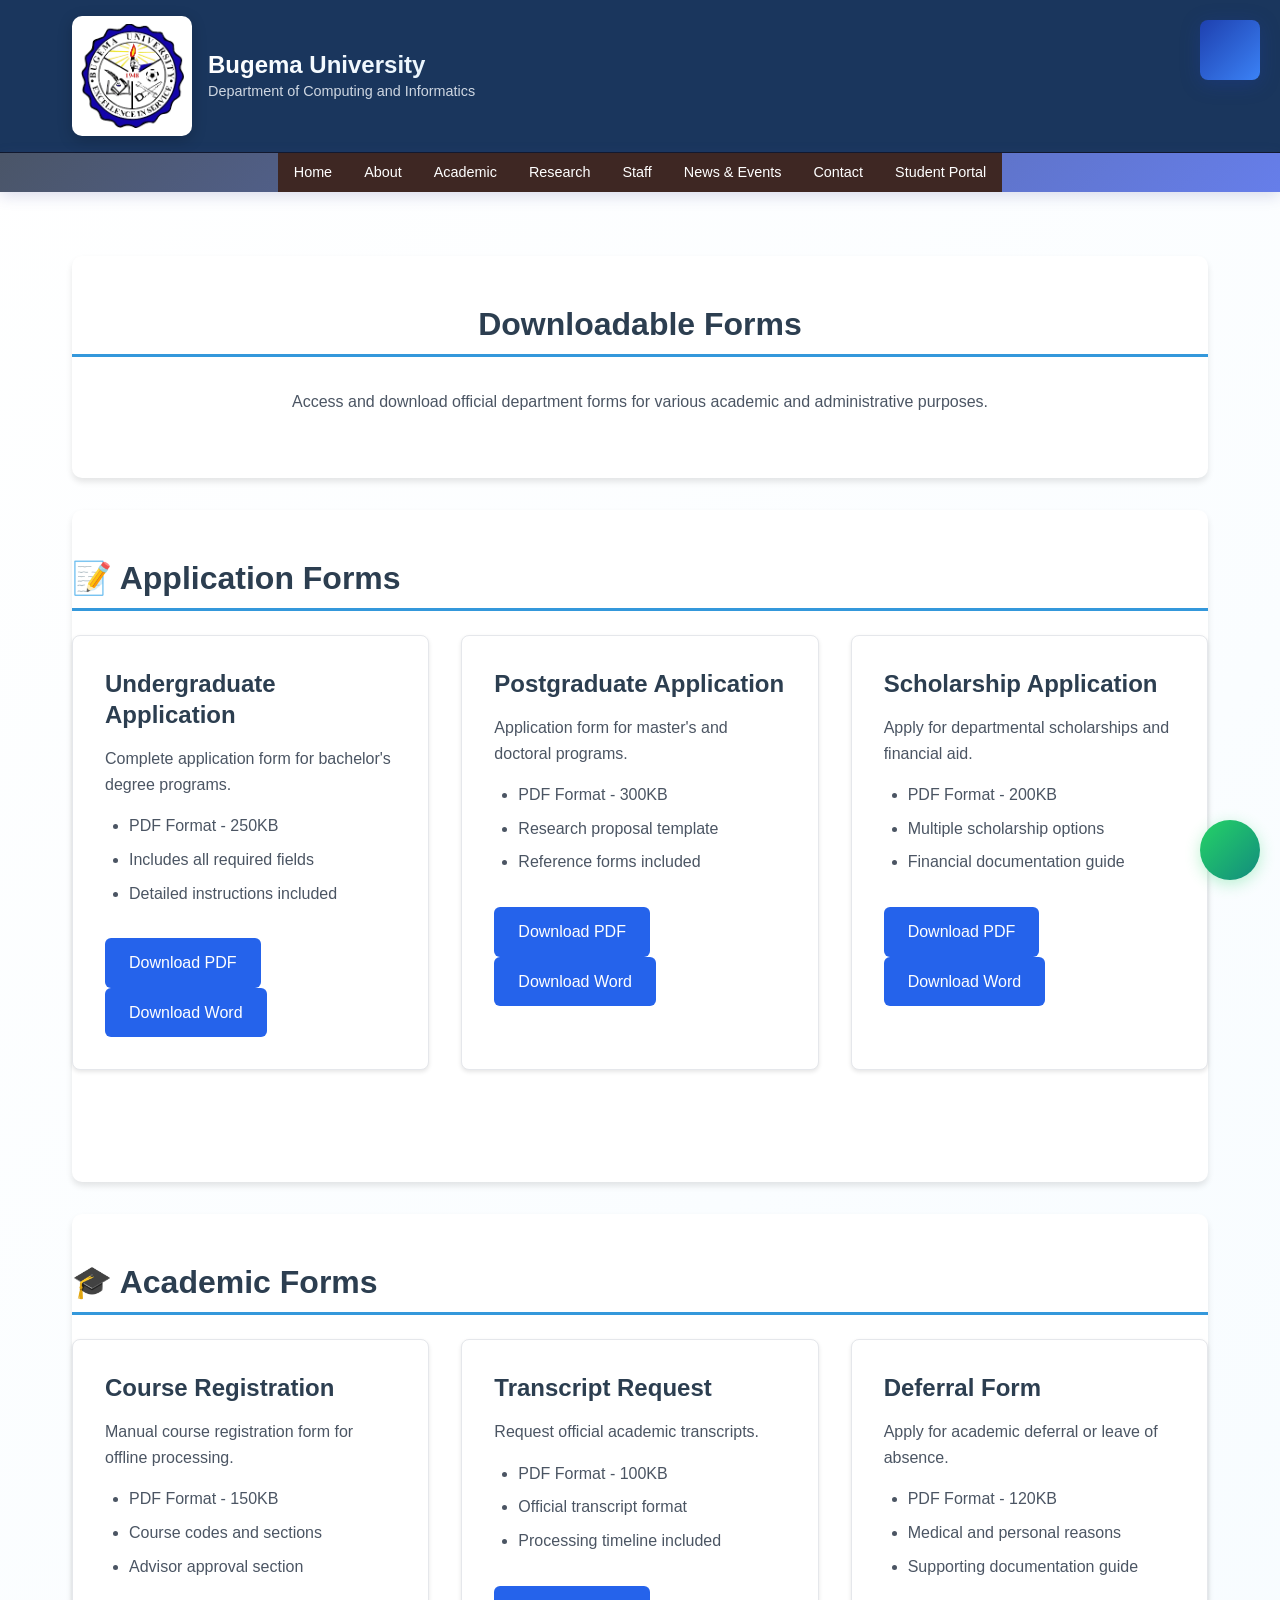
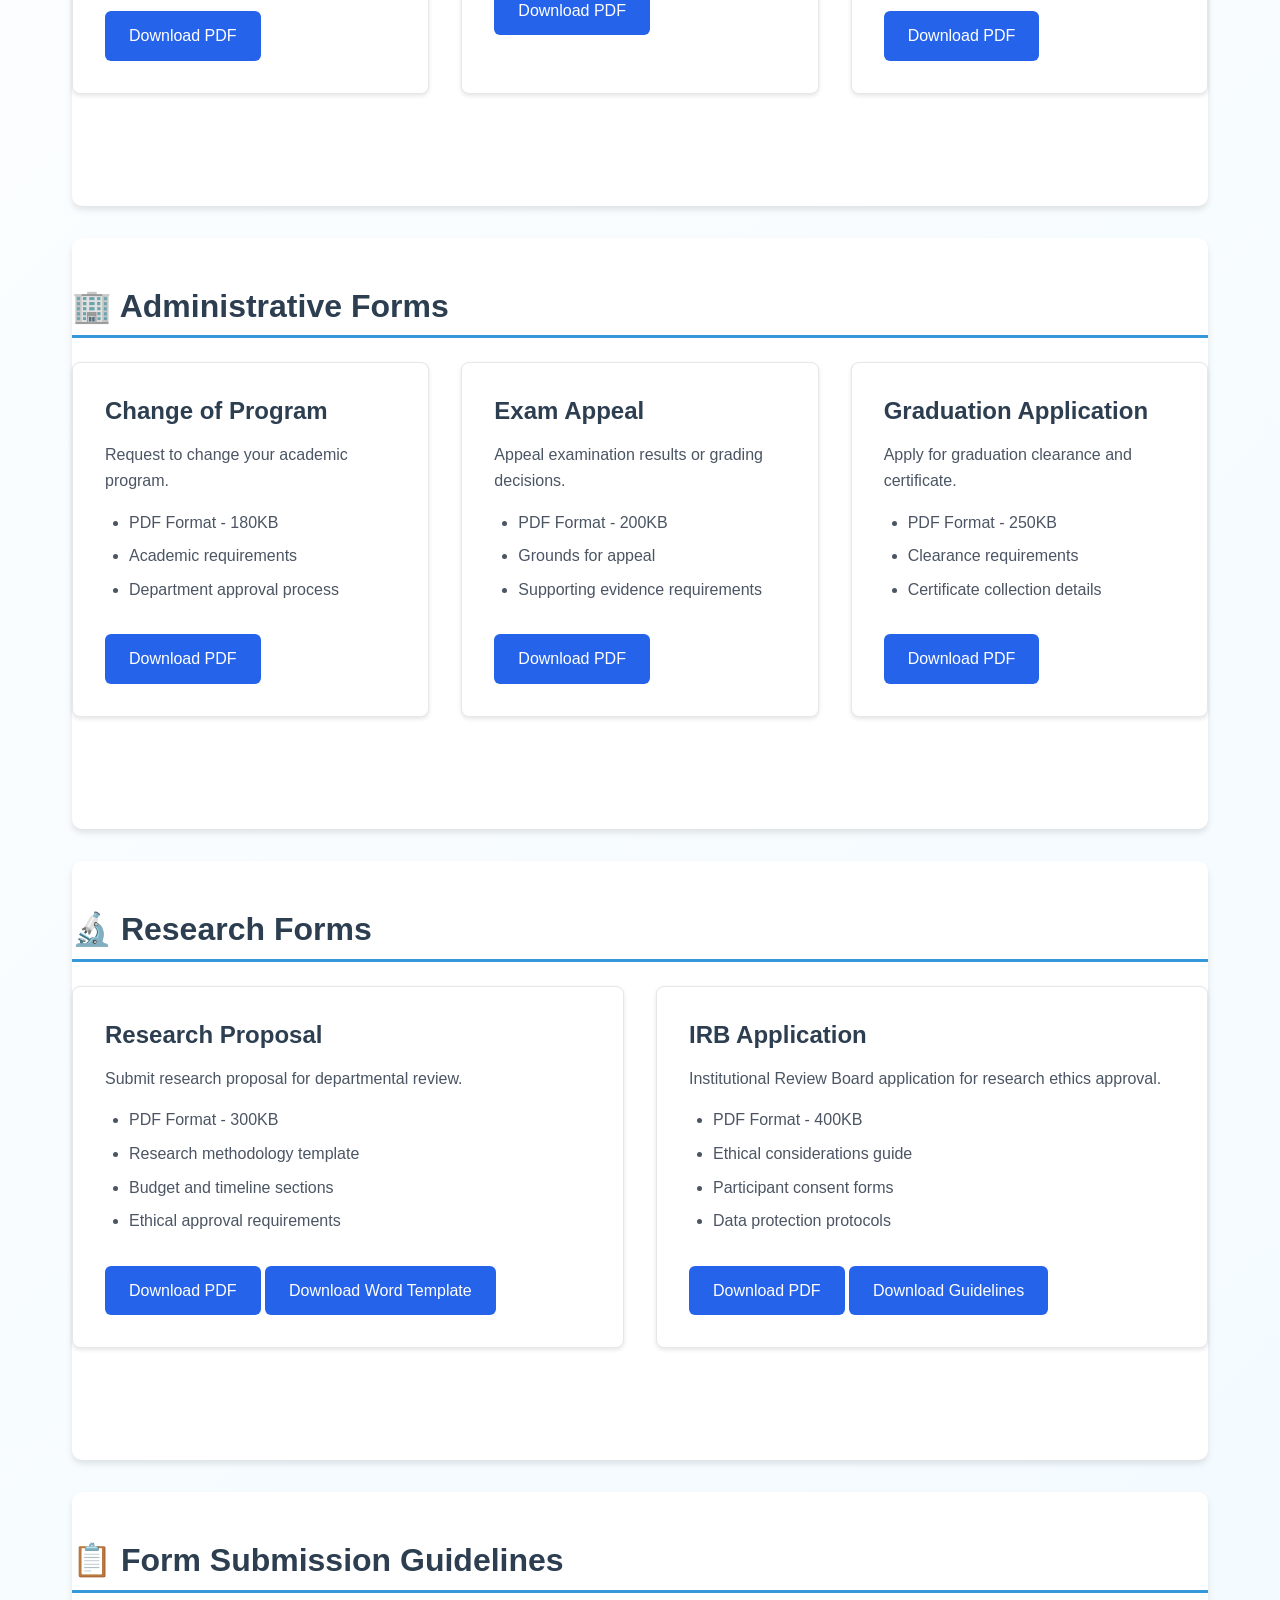
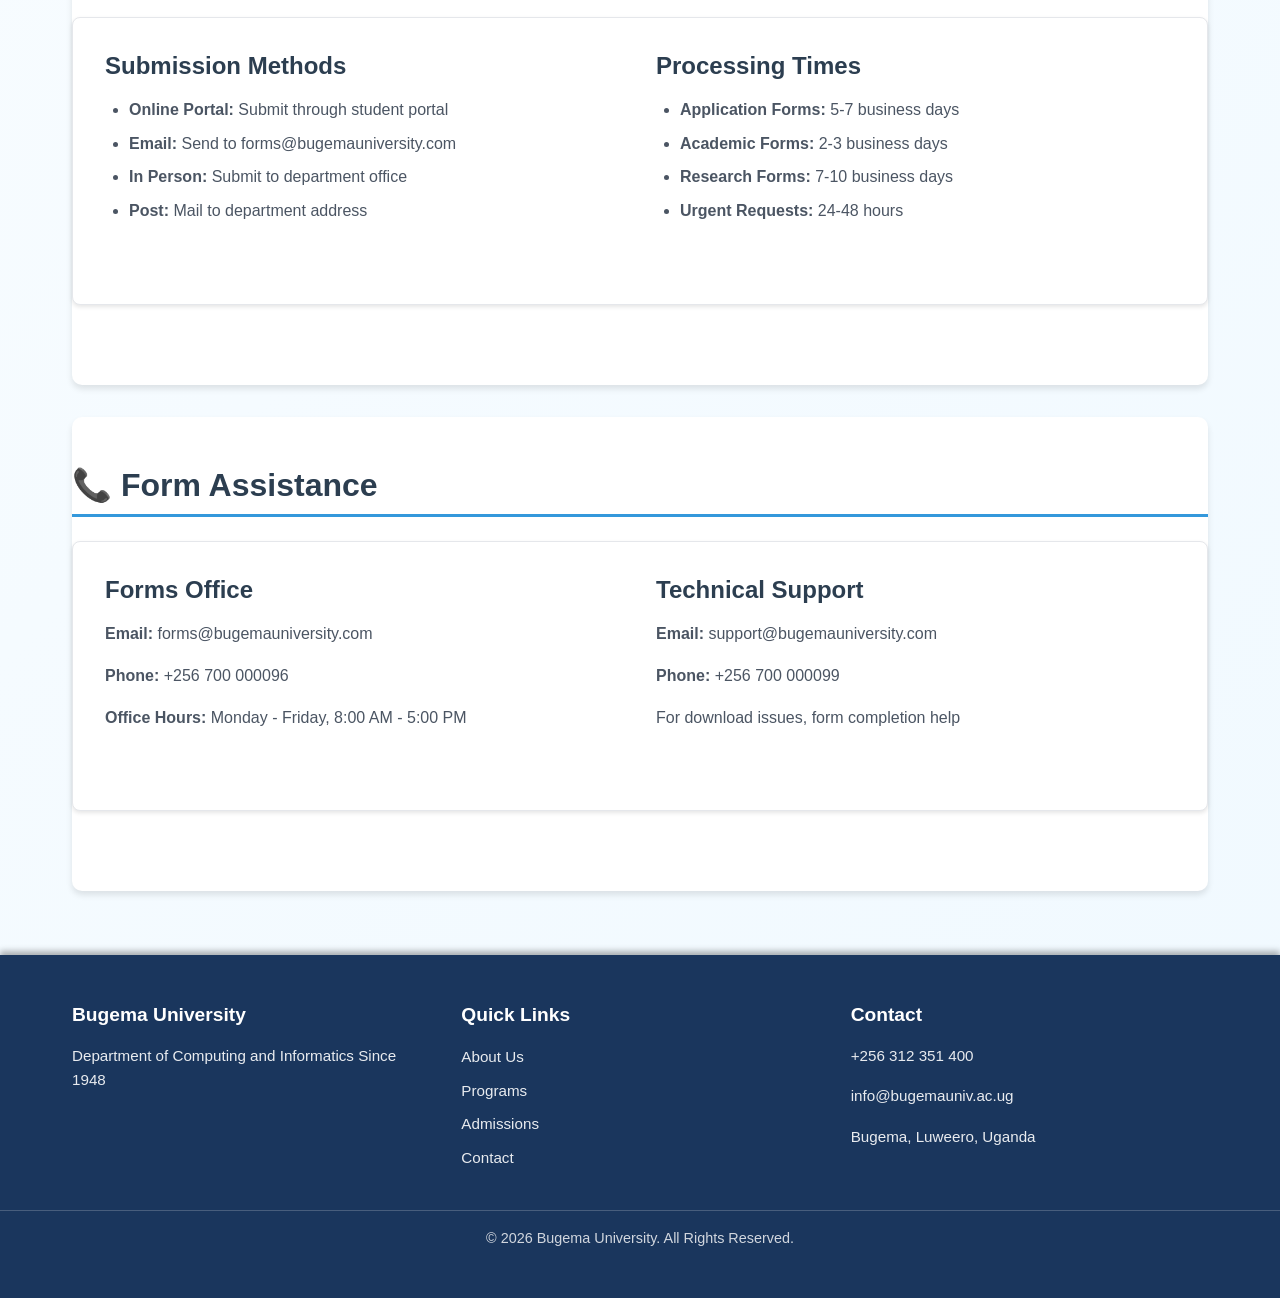
<file: downloadable-forms.html>
<!DOCTYPE html>
<html lang="en">
<head>
    <meta charset="UTF-8">
    <meta name="viewport" content="width=device-width, initial-scale=1.0">
    <title>Downloadable Forms - Bugema University Computing and Informatics</title>
    <link rel="stylesheet" href="styles.css">
    <link rel="preconnect" href="https://fonts.googleapis.com">
    <link rel="preconnect" href="https://fonts.gstatic.com" crossorigin>
</head>

<body>
    <!-- Theme Toggle Button -->
    <button class="theme-toggle" id="themeToggle" aria-label="Toggle dark/light mode">
        <i class="fas fa-moon icon" id="themeIcon"></i>
    </button>

    <header>
        <div class="header-content">
            <div class="logo-container">
                <img src="IMG/bu.png" alt="Bugema University Logo" class="logo">
                <div class="header-text">
                    <h1>Bugema University</h1>
                    <p>Department of Computing and Informatics</p>
                </div>
            </div>
        </div>
    </header>

    <nav>
        <div class="nav-container">
            <ul class="nav-list">
                <li><a href="index.html">Home</a></li>
                <li><a href="about.html">About</a></li>
                <li class="dropdown">
                    <a href="departments.html">Academic</a>
                    <div class="dropdown-content">
                        <a href="departments.html">Departments</a>
                        <a href="programs.html">Programs</a>
                        <a href="admissions.html">Admissions</a>
                        <a href="timetable.html">Timetable</a>
                    </div>
                </li>
                <li class="dropdown">
                    <a href="research.html">Research</a>
                    <div class="dropdown-content">
                        <a href="research.html">Research</a>
                        <a href="faculty-achievements.html">Faculty Achievements</a>
                        <a href="publications.html">Publications</a>
                    </div>
                </li>
                <li><a href="staff.html">Staff</a></li>
                <li><a href="news.html">News & Events</a></li>
                <li><a href="contact.html">Contact</a></li>
                <li class="dropdown">
                    <a href="student-portal.html">Student Portal</a>
                    <div class="dropdown-content">
                        <a href="student-portal.html">Student Portal</a>
                        <a href="course-registration.html">Course Registration</a>
                        <a href="downloadable-forms.html">Forms</a>
                    </div>
                </li>
            </ul>
        </div>
    </nav>

    <main>
        <div class="container">
            <!-- Page Header -->
            <section class="section fade-in">
                <div class="text-center">
                    <h2>Downloadable Forms</h2>
                    <p class="mt-2">Access and download official department forms for various academic and administrative purposes.</p>
                </div>
            </section>

            <!-- Application Forms -->
            <section class="section fade-in">
                <h2>📝 Application Forms</h2>
                <div class="grid grid-3">
                    <div class="card">
                        <h3>Undergraduate Application</h3>
                        <p>Complete application form for bachelor's degree programs.</p>
                        <ul>
                            <li>PDF Format - 250KB</li>
                            <li>Includes all required fields</li>
                            <li>Detailed instructions included</li>
                        </ul>
                        <div class="mt-2">
                            <a href="#" class="btn" download>Download PDF</a>
                            <a href="#" class="btn btn-secondary">Download Word</a>
                        </div>
                    </div>

                    <div class="card">
                        <h3>Postgraduate Application</h3>
                        <p>Application form for master's and doctoral programs.</p>
                        <ul>
                            <li>PDF Format - 300KB</li>
                            <li>Research proposal template</li>
                            <li>Reference forms included</li>
                        </ul>
                        <div class="mt-2">
                            <a href="#" class="btn" download>Download PDF</a>
                            <a href="#" class="btn btn-secondary">Download Word</a>
                        </div>
                    </div>

                    <div class="card">
                        <h3>Scholarship Application</h3>
                        <p>Apply for departmental scholarships and financial aid.</p>
                        <ul>
                            <li>PDF Format - 200KB</li>
                            <li>Multiple scholarship options</li>
                            <li>Financial documentation guide</li>
                        </ul>
                        <div class="mt-2">
                            <a href="#" class="btn" download>Download PDF</a>
                            <a href="#" class="btn btn-secondary">Download Word</a>
                        </div>
                    </div>
                </div>
            </section>

            <!-- Academic Forms -->
            <section class="section fade-in">
                <h2>🎓 Academic Forms</h2>
                <div class="grid grid-3">
                    <div class="card">
                        <h3>Course Registration</h3>
                        <p>Manual course registration form for offline processing.</p>
                        <ul>
                            <li>PDF Format - 150KB</li>
                            <li>Course codes and sections</li>
                            <li>Advisor approval section</li>
                        </ul>
                        <div class="mt-2">
                            <a href="#" class="btn" download>Download PDF</a>
                        </div>
                    </div>

                    <div class="card">
                        <h3>Transcript Request</h3>
                        <p>Request official academic transcripts.</p>
                        <ul>
                            <li>PDF Format - 100KB</li>
                            <li>Official transcript format</li>
                            <li>Processing timeline included</li>
                        </ul>
                        <div class="mt-2">
                            <a href="#" class="btn" download>Download PDF</a>
                        </div>
                    </div>

                    <div class="card">
                        <h3>Deferral Form</h3>
                        <p>Apply for academic deferral or leave of absence.</p>
                        <ul>
                            <li>PDF Format - 120KB</li>
                            <li>Medical and personal reasons</li>
                            <li>Supporting documentation guide</li>
                        </ul>
                        <div class="mt-2">
                            <a href="#" class="btn" download>Download PDF</a>
                        </div>
                    </div>
                </div>
            </section>

            <!-- Administrative Forms -->
            <section class="section fade-in">
                <h2>🏢 Administrative Forms</h2>
                <div class="grid grid-3">
                    <div class="card">
                        <h3>Change of Program</h3>
                        <p>Request to change your academic program.</p>
                        <ul>
                            <li>PDF Format - 180KB</li>
                            <li>Academic requirements</li>
                            <li>Department approval process</li>
                        </ul>
                        <div class="mt-2">
                            <a href="#" class="btn" download>Download PDF</a>
                        </div>
                    </div>

                    <div class="card">
                        <h3>Exam Appeal</h3>
                        <p>Appeal examination results or grading decisions.</p>
                        <ul>
                            <li>PDF Format - 200KB</li>
                            <li>Grounds for appeal</li>
                            <li>Supporting evidence requirements</li>
                        </ul>
                        <div class="mt-2">
                            <a href="#" class="btn" download>Download PDF</a>
                        </div>
                    </div>

                    <div class="card">
                        <h3>Graduation Application</h3>
                        <p>Apply for graduation clearance and certificate.</p>
                        <ul>
                            <li>PDF Format - 250KB</li>
                            <li>Clearance requirements</li>
                            <li>Certificate collection details</li>
                        </ul>
                        <div class="mt-2">
                            <a href="#" class="btn" download>Download PDF</a>
                        </div>
                    </div>
                </div>
            </section>

            <!-- Research Forms -->
            <section class="section fade-in">
                <h2>🔬 Research Forms</h2>
                <div class="grid grid-2">
                    <div class="card">
                        <h3>Research Proposal</h3>
                        <p>Submit research proposal for departmental review.</p>
                        <ul>
                            <li>PDF Format - 300KB</li>
                            <li>Research methodology template</li>
                            <li>Budget and timeline sections</li>
                            <li>Ethical approval requirements</li>
                        </ul>
                        <div class="mt-2">
                            <a href="#" class="btn" download>Download PDF</a>
                            <a href="#" class="btn btn-secondary">Download Word Template</a>
                        </div>
                    </div>

                    <div class="card">
                        <h3>IRB Application</h3>
                        <p>Institutional Review Board application for research ethics approval.</p>
                        <ul>
                            <li>PDF Format - 400KB</li>
                            <li>Ethical considerations guide</li>
                            <li>Participant consent forms</li>
                            <li>Data protection protocols</li>
                        </ul>
                        <div class="mt-2">
                            <a href="#" class="btn" download>Download PDF</a>
                            <a href="#" class="btn btn-secondary">Download Guidelines</a>
                        </div>
                    </div>
                </div>
            </section>

            <!-- Form Guidelines -->
            <section class="section fade-in">
                <h2>📋 Form Submission Guidelines</h2>
                <div class="card">
                    <div class="grid grid-2">
                        <div>
                            <h3>Submission Methods</h3>
                            <ul>
                                <li><strong>Online Portal:</strong> Submit through student portal</li>
                                <li><strong>Email:</strong> Send to forms@bugemauniversity.com</li>
                                <li><strong>In Person:</strong> Submit to department office</li>
                                <li><strong>Post:</strong> Mail to department address</li>
                            </ul>
                        </div>
                        <div>
                            <h3>Processing Times</h3>
                            <ul>
                                <li><strong>Application Forms:</strong> 5-7 business days</li>
                                <li><strong>Academic Forms:</strong> 2-3 business days</li>
                                <li><strong>Research Forms:</strong> 7-10 business days</li>
                                <li><strong>Urgent Requests:</strong> 24-48 hours</li>
                            </ul>
                        </div>
                    </div>
                </div>
            </section>

            <!-- Contact Information -->
            <section class="section fade-in">
                <h2>📞 Form Assistance</h2>
                <div class="card">
                    <div class="grid grid-2">
                        <div>
                            <h3>Forms Office</h3>
                            <p><strong>Email:</strong> forms@bugemauniversity.com</p>
                            <p><strong>Phone:</strong> +256 700 000096</p>
                            <p><strong>Office Hours:</strong> Monday - Friday, 8:00 AM - 5:00 PM</p>
                        </div>
                        <div>
                            <h3>Technical Support</h3>
                            <p><strong>Email:</strong> support@bugemauniversity.com</p>
                            <p><strong>Phone:</strong> +256 700 000099</p>
                            <p>For download issues, form completion help</p>
                        </div>
                    </div>
                </div>
            </section>
        </div>
    </main>

    <!-- Compact Footer -->
    <footer class="compact-footer">
        <div class="footer-content">
            <div class="footer-section">
                <h3>Bugema University</h3>
                <p>Department of Computing and Informatics Since 1948</p>
            </div>
            <div class="footer-section">
                <h3>Quick Links</h3>
                <ul>
                    <li><a href="about.html">About Us</a></li>
                    <li><a href="programs.html">Programs</a></li>
                    <li><a href="admissions.html">Admissions</a></li>
                    <li><a href="contact.html">Contact</a></li>
                </ul>
            </div>
            <div class="footer-section">
                <h3>Contact</h3>
                <p><i class="fas fa-phone"></i> +256 312 351 400</p>
                <p><i class="fas fa-envelope"></i> info@bugemauniv.ac.ug</p>
                <p><i class="fas fa-map-marker-alt"></i> Bugema, Luweero, Uganda</p>
            </div>
        </div>
        <div class="footer-bottom">
            <p>&copy; 2026 Bugema University. All Rights Reserved.</p>
        </div>
    </footer>

    <!-- WhatsApp Floating Button -->
    <div class="whatsapp-float">
        <a href="https://wa.me/+256769593407" target="_blank" title="Chat with us on WhatsApp">
            <i class="fab fa-whatsapp"></i>
        </a>
    </div>

    <script>
        // Add fade-in animation on scroll
        const observerOptions = {
            threshold: 0.1,
            rootMargin: '0px 0px -50px 0px'
        };

        const observer = new IntersectionObserver(function(entries) {
            entries.forEach(entry => {
                if (entry.isIntersecting) {
                    entry.target.style.opacity = '1';
                    entry.target.style.transform = 'translateY(0)';
                }
            });
        }, observerOptions);

        document.querySelectorAll('.fade-in').forEach(el => {
            el.style.opacity = '0';
            el.style.transform = 'translateY(20px)';
            el.style.transition = 'opacity 0.8s ease, transform 0.8s ease';
            observer.observe(el);
        });

        // Download tracking
        document.querySelectorAll('a[download]').forEach(link => {
            link.addEventListener('click', function(e) {
                const fileName = this.getAttribute('href').split('/').pop();
                console.log('Download initiated:', fileName);
                
                // Show download confirmation
                const confirmation = document.createElement('div');
                confirmation.className = 'download-confirmation';
                confirmation.innerHTML = `
                    <div style="position: fixed; top: 20px; right: 20px; background: #27ae60; color: white; padding: 1rem 1.5rem; border-radius: 8px; box-shadow: 0 4px 6px rgba(0,0,0,0.2); z-index: 1000; animation: slideIn 0.3s ease;">
                        ✓ Download started: ${fileName}
                    </div>
                `;
                document.body.appendChild(confirmation);
                
                setTimeout(() => {
                    confirmation.remove();
                }, 3000);
            });
        });

        // Add download confirmation styles
        const style = document.createElement('style');
        style.textContent = `
            @keyframes slideIn {
                from { transform: translateX(100%); opacity: 0; }
                to { transform: translateX(0); opacity: 1; }
            }
            .download-confirmation {
                animation: slideIn 0.3s ease;
            }
        `;
        document.head.appendChild(style);
    </script>
</body>
</html>
</file>
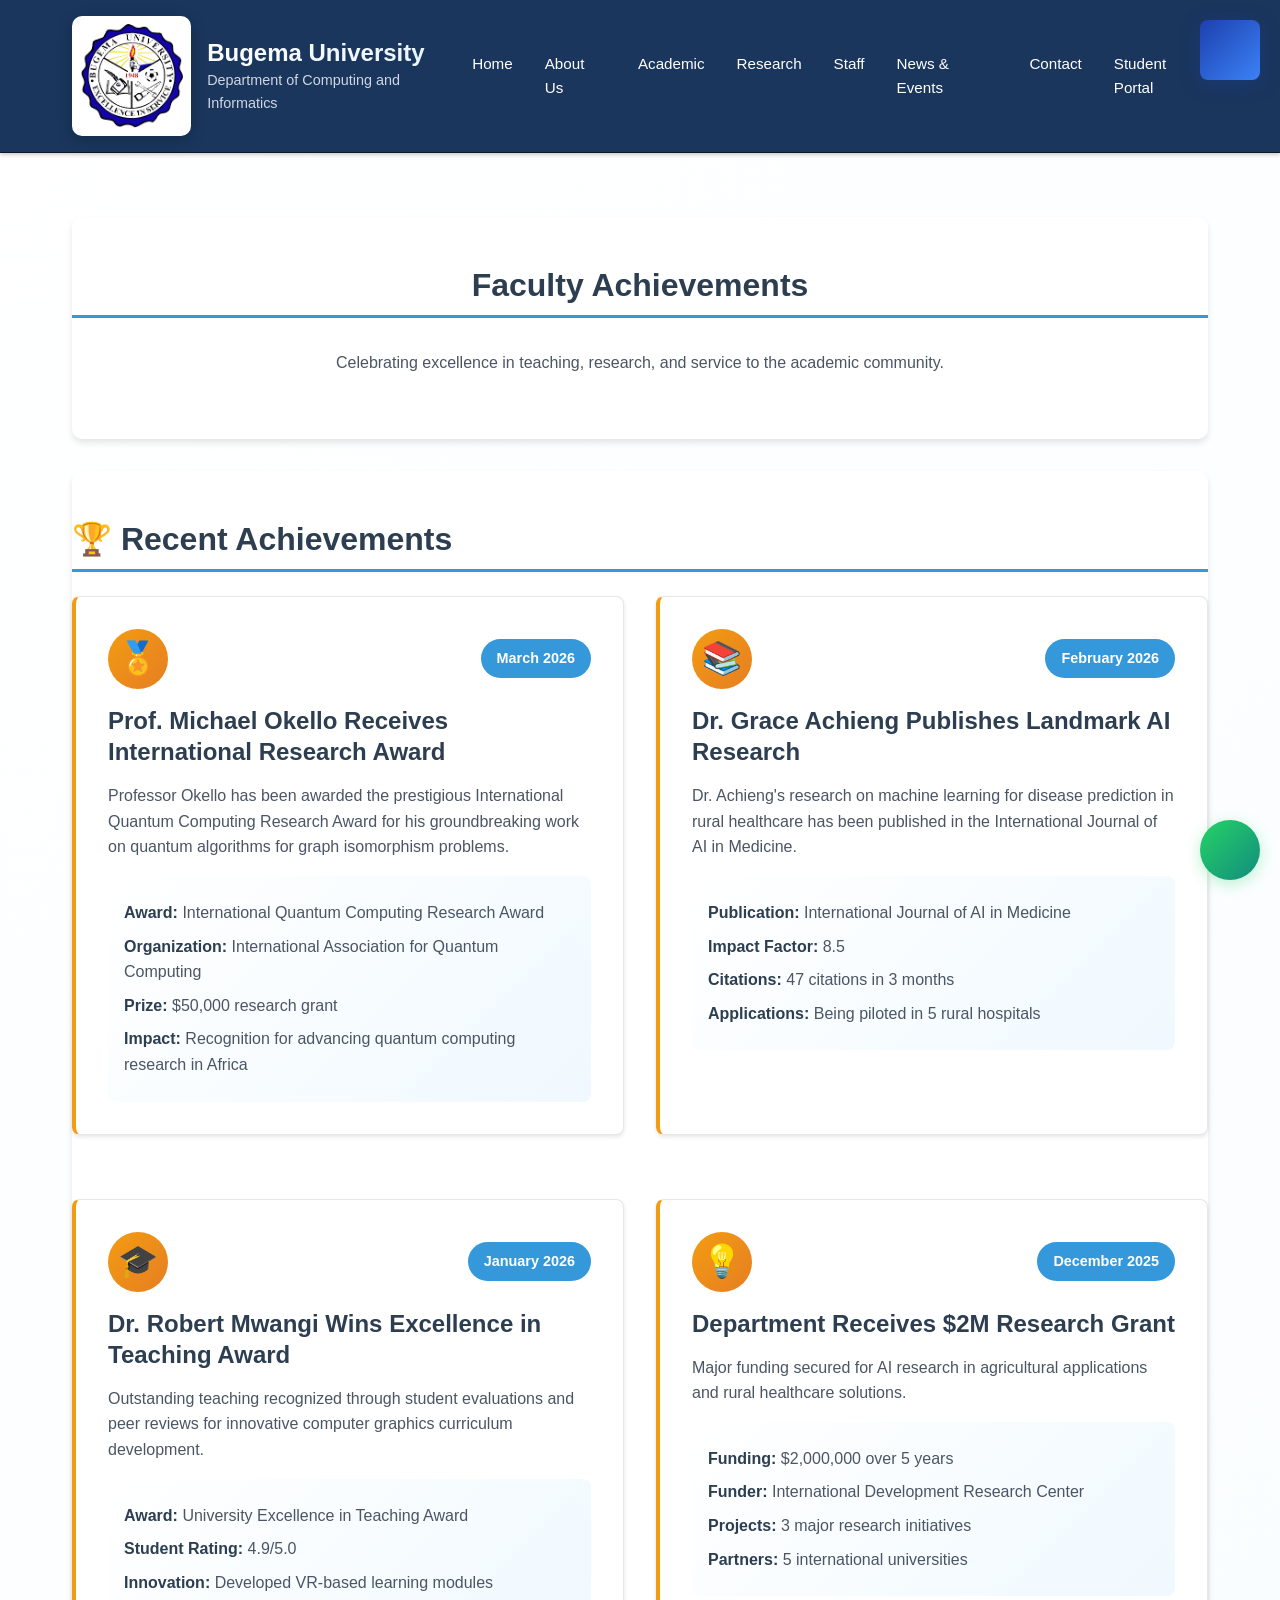
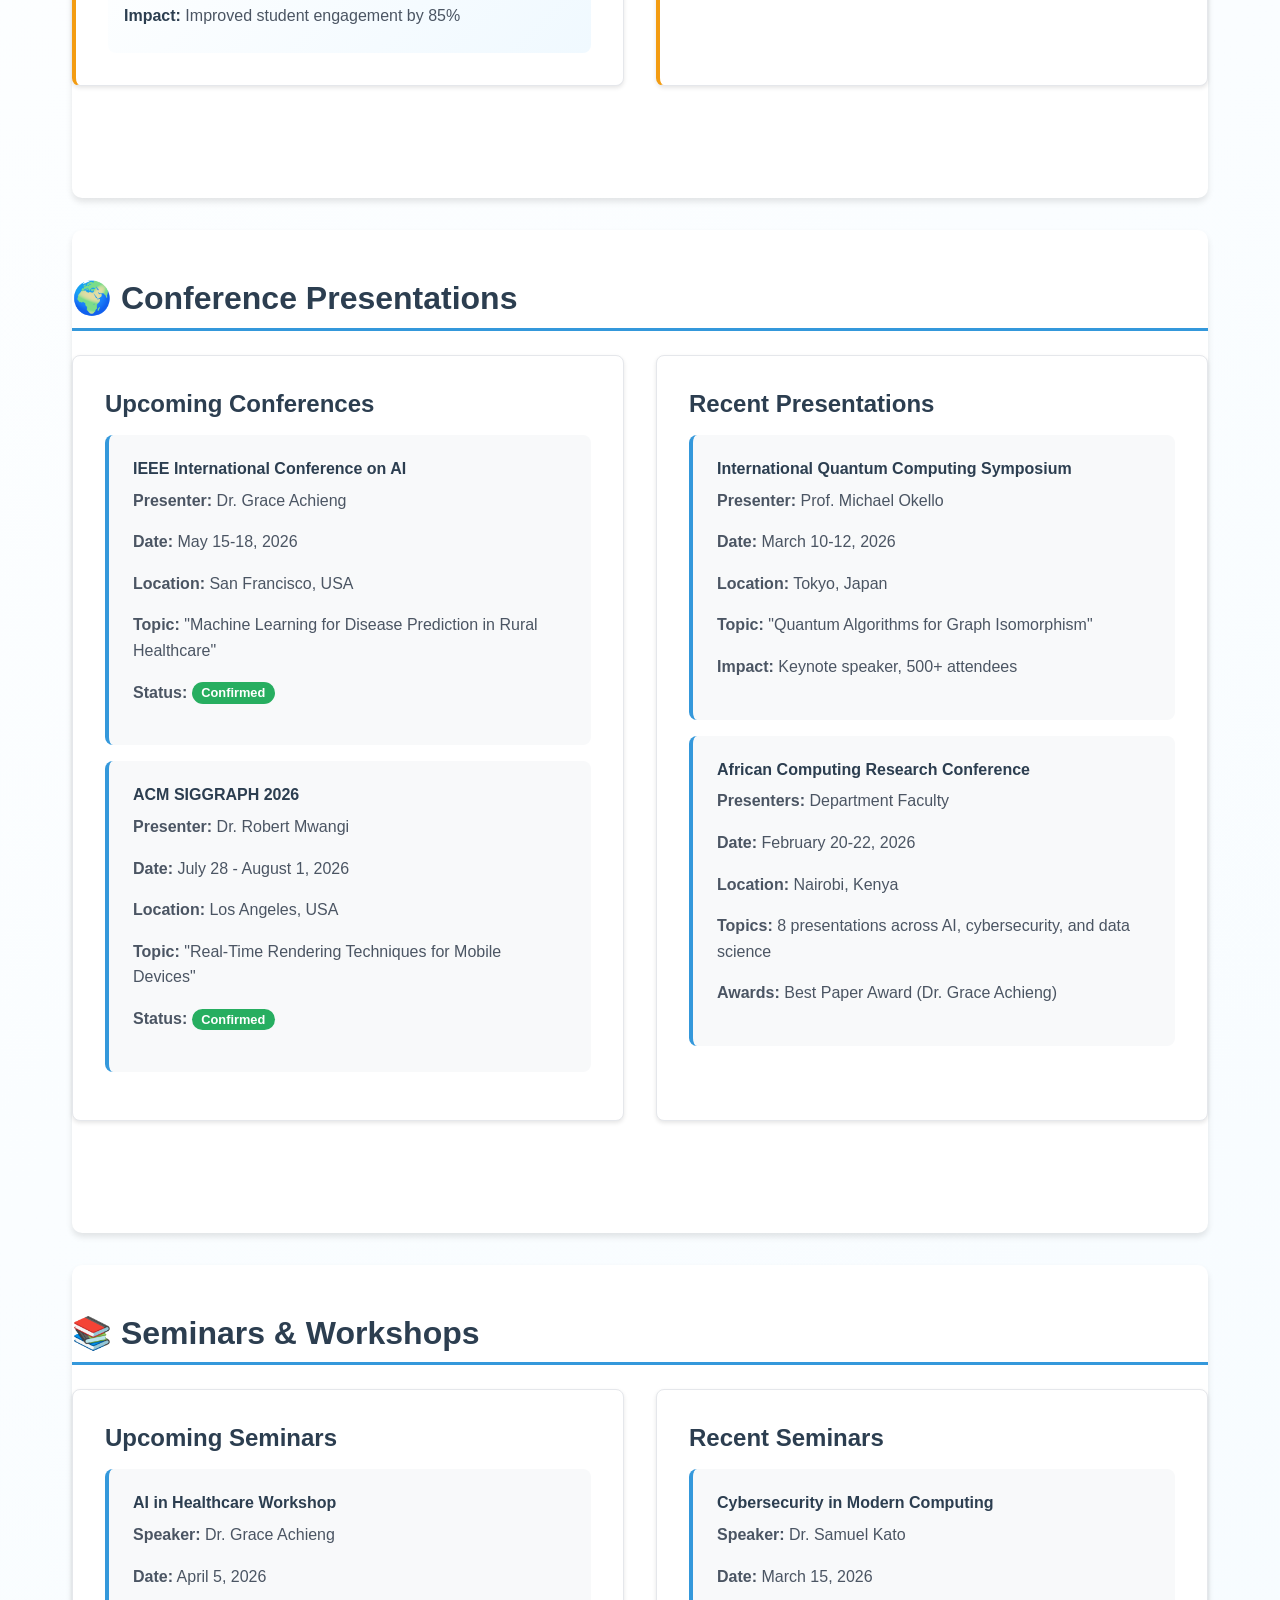
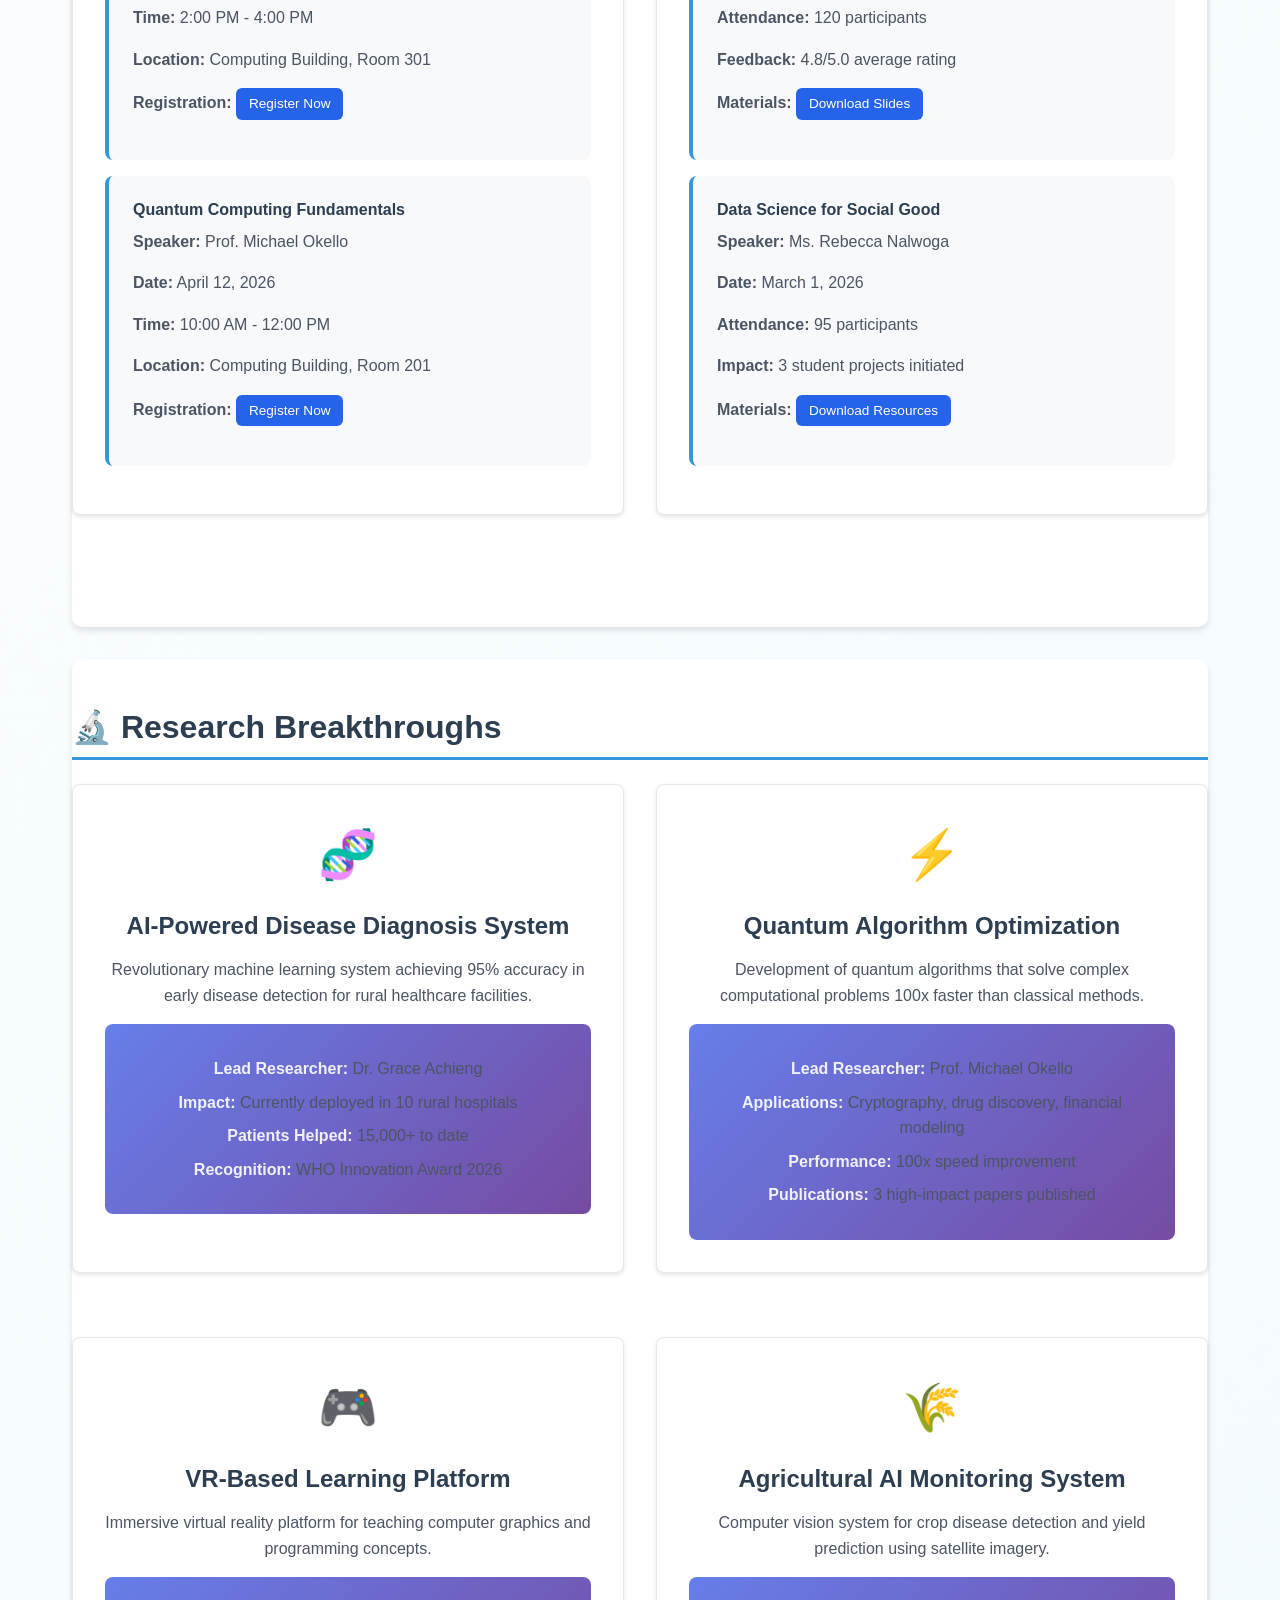
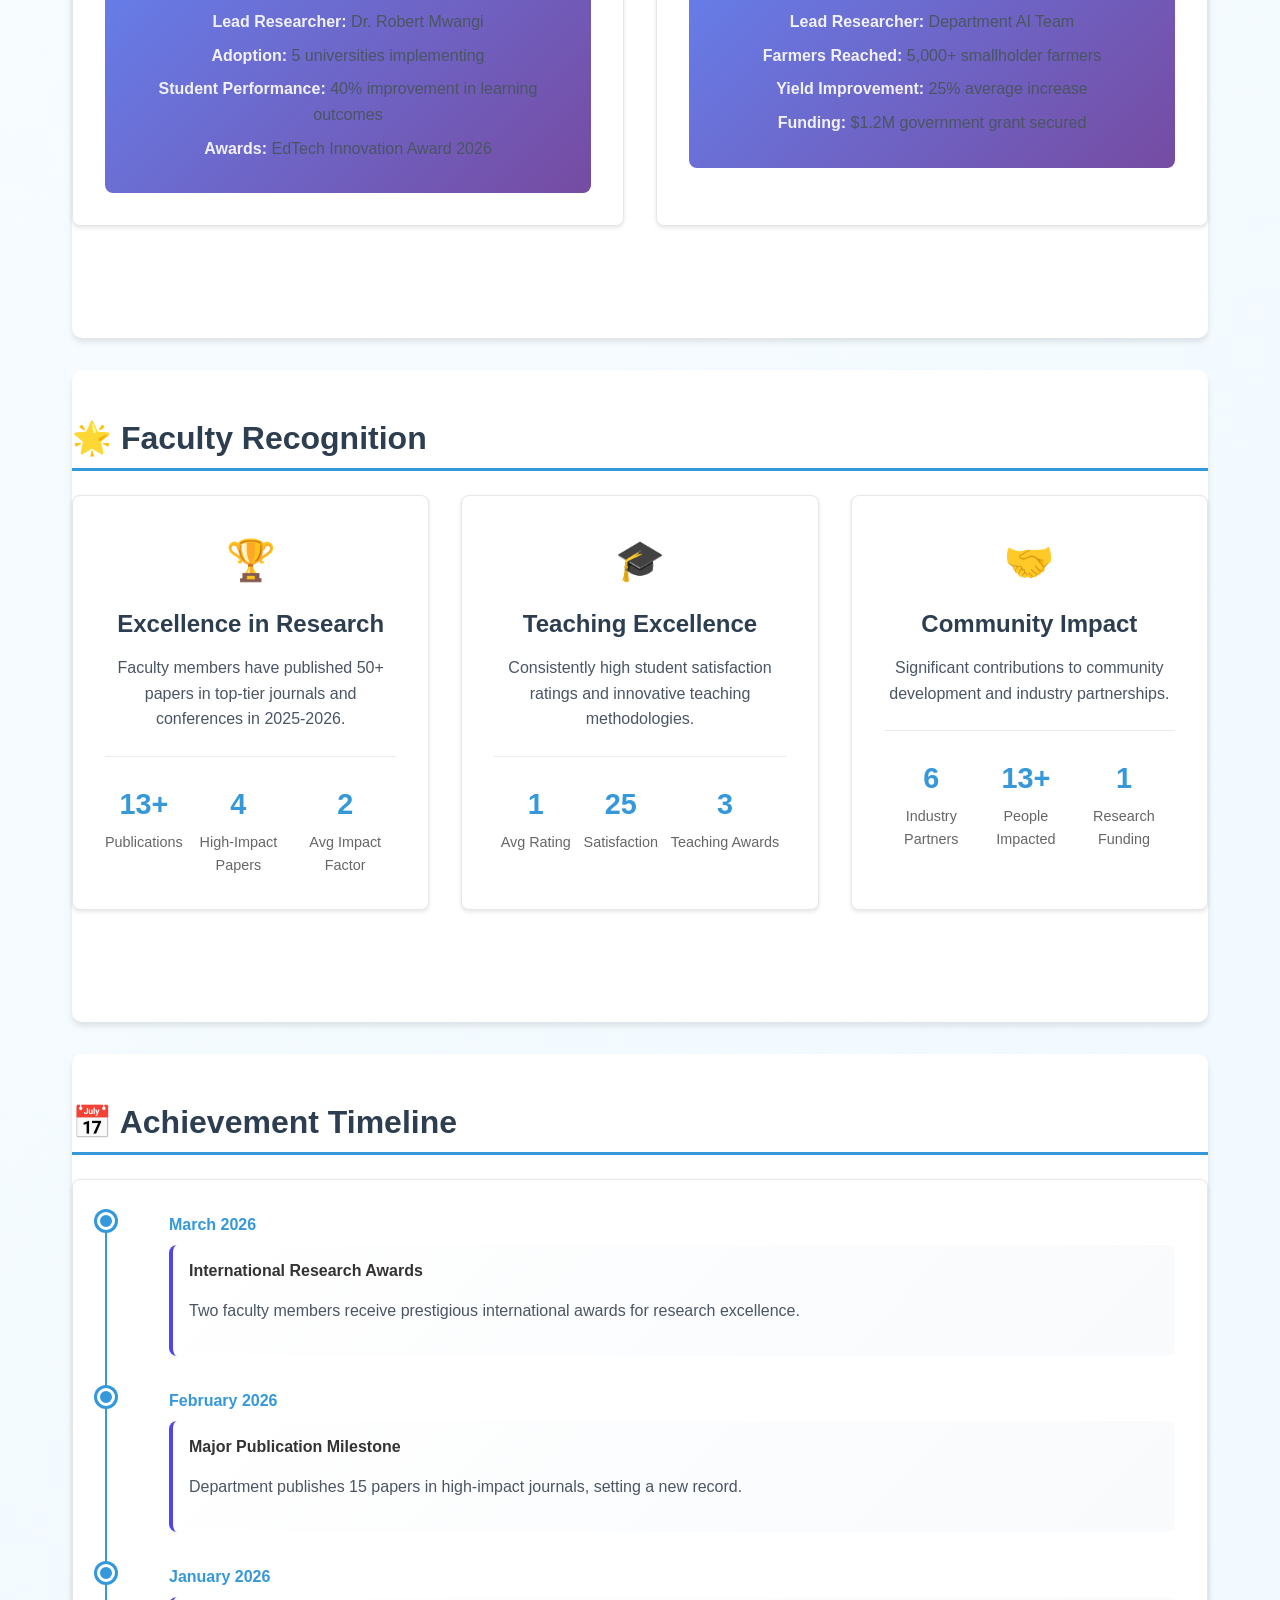
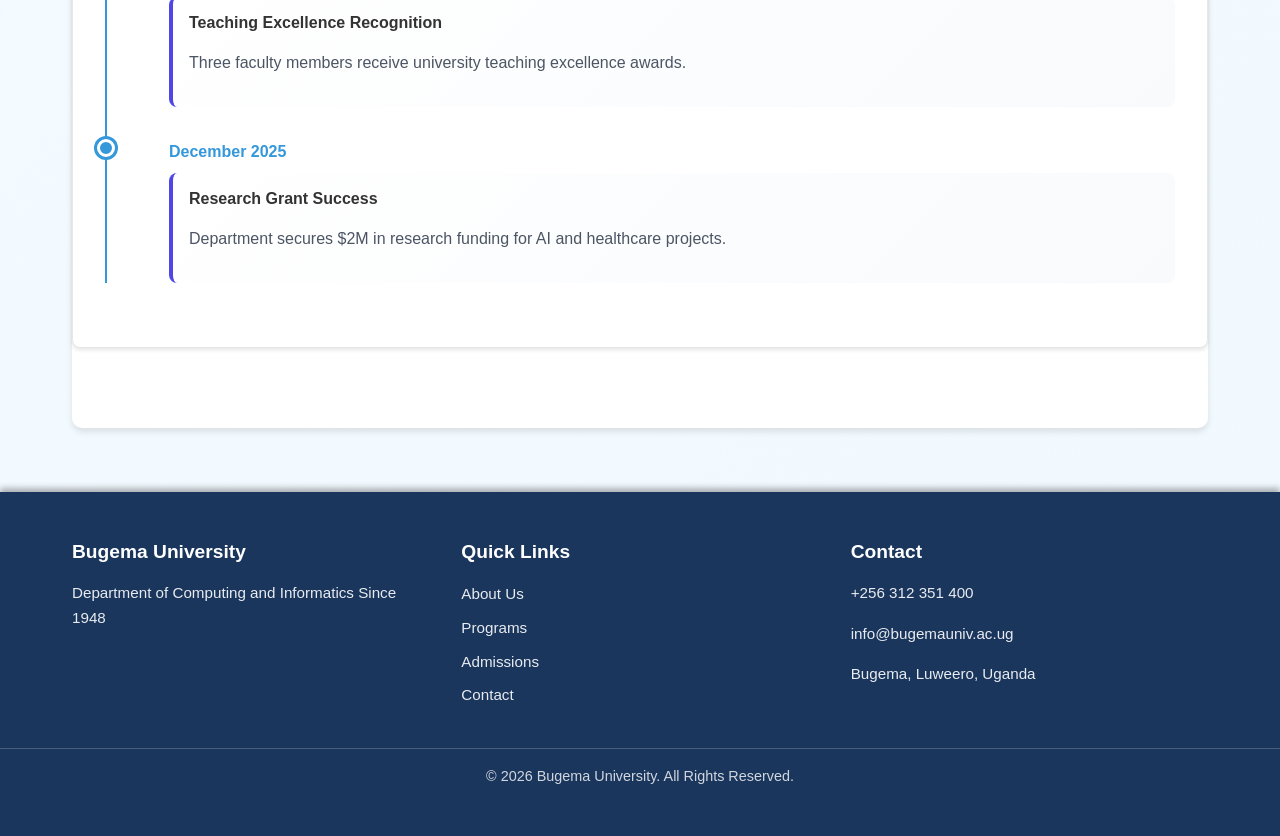
<file: faculty-achievements.html>
<!DOCTYPE html>
<html lang="en">
<head>
    <meta charset="UTF-8">
    <meta name="viewport" content="width=device-width, initial-scale=1.0">
    <title>Faculty Achievements - Bugema University Computing and Informatics</title>
    <link rel="stylesheet" href="styles.css">
    <link rel="preconnect" href="https://fonts.googleapis.com">
    <link rel="preconnect" href="https://fonts.gstatic.com" crossorigin>
</head>

<body>
    <!-- Theme Toggle Button -->
    <button class="theme-toggle" id="themeToggle" aria-label="Toggle dark/light mode">
        <i class="fas fa-moon icon" id="themeIcon"></i>
    </button>

    <header>
        <div class="header-content">
            <div class="logo-container">
                <img src="IMG/bu.png" alt="Bugema University Logo" class="logo">
                <div class="header-text">
                    <h1>Bugema University</h1>
                    <p>Department of Computing and Informatics</p>
                </div>
            </div>
            <div class="header-nav">
                <ul class="nav-list">
                    <li><a href="index.html">Home</a></li>
                    <li><a href="about.html">About Us</a></li>
                    <li class="dropdown">
                        <a href="departments.html">Academic</a>
                        <div class="dropdown-content">
                            <a href="departments.html">Schools & Departments</a>
                            <a href="programs.html">Programs</a>
                            <a href="admissions.html">Admissions</a>
                            <a href="timetable.html">Timetable</a>
                        </div>
                    </li>
                    <li class="dropdown">
                        <a href="research.html">Research</a>
                        <div class="dropdown-content">
                            <a href="research.html">Research Overview</a>
                            <a href="faculty-achievements.html">Faculty Achievements</a>
                            <a href="publications.html">Publications</a>
                        </div>
                    </li>
                    <li><a href="staff.html">Staff</a></li>
                    <li><a href="news.html">News & Events</a></li>
                    <li><a href="contact.html">Contact</a></li>
                    <li class="dropdown">
                        <a href="student-portal.html">Student Portal</a>
                        <div class="dropdown-content">
                            <a href="student-portal.html">Student Portal</a>
                            <a href="course-registration.html">Course Registration</a>
                            <a href="downloadable-forms.html">Forms</a>
                        </div>
                    </li>
                </ul>
            </div>
        </div>
    </header>

    <main>
        <div class="container">
            <!-- Page Header -->
            <section class="section fade-in">
                <div class="text-center">
                    <h2>Faculty Achievements</h2>
                    <p class="mt-2">Celebrating excellence in teaching, research, and service to the academic community.</p>
                </div>
            </section>

            <!-- Recent Achievements -->
            <section class="section fade-in">
                <h2>🏆 Recent Achievements</h2>
                <div class="grid grid-2">
                    <div class="card achievement-card">
                        <div class="achievement-header">
                            <div class="achievement-badge">🏅</div>
                            <div class="achievement-date">March 2026</div>
                        </div>
                        <h3>Prof. Michael Okello Receives International Research Award</h3>
                        <p>Professor Okello has been awarded the prestigious International Quantum Computing Research Award for his groundbreaking work on quantum algorithms for graph isomorphism problems.</p>
                        <div class="achievement-details">
                            <p><strong>Award:</strong> International Quantum Computing Research Award</p>
                            <p><strong>Organization:</strong> International Association for Quantum Computing</p>
                            <p><strong>Prize:</strong> $50,000 research grant</p>
                            <p><strong>Impact:</strong> Recognition for advancing quantum computing research in Africa</p>
                        </div>
                    </div>

                    <div class="card achievement-card">
                        <div class="achievement-header">
                            <div class="achievement-badge">📚</div>
                            <div class="achievement-date">February 2026</div>
                        </div>
                        <h3>Dr. Grace Achieng Publishes Landmark AI Research</h3>
                        <p>Dr. Achieng's research on machine learning for disease prediction in rural healthcare has been published in the International Journal of AI in Medicine.</p>
                        <div class="achievement-details">
                            <p><strong>Publication:</strong> International Journal of AI in Medicine</p>
                            <p><strong>Impact Factor:</strong> 8.5</p>
                            <p><strong>Citations:</strong> 47 citations in 3 months</p>
                            <p><strong>Applications:</strong> Being piloted in 5 rural hospitals</p>
                        </div>
                    </div>

                    <div class="card achievement-card">
                        <div class="achievement-header">
                            <div class="achievement-badge">🎓</div>
                            <div class="achievement-date">January 2026</div>
                        </div>
                        <h3>Dr. Robert Mwangi Wins Excellence in Teaching Award</h3>
                        <p>Outstanding teaching recognized through student evaluations and peer reviews for innovative computer graphics curriculum development.</p>
                        <div class="achievement-details">
                            <p><strong>Award:</strong> University Excellence in Teaching Award</p>
                            <p><strong>Student Rating:</strong> 4.9/5.0</p>
                            <p><strong>Innovation:</strong> Developed VR-based learning modules</p>
                            <p><strong>Impact:</strong> Improved student engagement by 85%</p>
                        </div>
                    </div>

                    <div class="card achievement-card">
                        <div class="achievement-header">
                            <div class="achievement-badge">💡</div>
                            <div class="achievement-date">December 2025</div>
                        </div>
                        <h3>Department Receives $2M Research Grant</h3>
                        <p>Major funding secured for AI research in agricultural applications and rural healthcare solutions.</p>
                        <div class="achievement-details">
                            <p><strong>Funding:</strong> $2,000,000 over 5 years</p>
                            <p><strong>Funder:</strong> International Development Research Center</p>
                            <p><strong>Projects:</strong> 3 major research initiatives</p>
                            <p><strong>Partners:</strong> 5 international universities</p>
                        </div>
                    </div>
                </div>
            </section>

            <!-- Conference Presentations -->
            <section class="section fade-in">
                <h2>🌍 Conference Presentations</h2>
                <div class="grid grid-2">
                    <div class="card">
                        <h3>Upcoming Conferences</h3>
                        <div class="conference-item">
                            <h4>IEEE International Conference on AI</h4>
                            <p><strong>Presenter:</strong> Dr. Grace Achieng</p>
                            <p><strong>Date:</strong> May 15-18, 2026</p>
                            <p><strong>Location:</strong> San Francisco, USA</p>
                            <p><strong>Topic:</strong> "Machine Learning for Disease Prediction in Rural Healthcare"</p>
                            <p><strong>Status:</strong> <span class="status-confirmed">Confirmed</span></p>
                        </div>
                        <div class="conference-item">
                            <h4>ACM SIGGRAPH 2026</h4>
                            <p><strong>Presenter:</strong> Dr. Robert Mwangi</p>
                            <p><strong>Date:</strong> July 28 - August 1, 2026</p>
                            <p><strong>Location:</strong> Los Angeles, USA</p>
                            <p><strong>Topic:</strong> "Real-Time Rendering Techniques for Mobile Devices"</p>
                            <p><strong>Status:</strong> <span class="status-confirmed">Confirmed</span></p>
                        </div>
                    </div>

                    <div class="card">
                        <h3>Recent Presentations</h3>
                        <div class="conference-item">
                            <h4>International Quantum Computing Symposium</h4>
                            <p><strong>Presenter:</strong> Prof. Michael Okello</p>
                            <p><strong>Date:</strong> March 10-12, 2026</p>
                            <p><strong>Location:</strong> Tokyo, Japan</p>
                            <p><strong>Topic:</strong> "Quantum Algorithms for Graph Isomorphism"</p>
                            <p><strong>Impact:</strong> Keynote speaker, 500+ attendees</p>
                        </div>
                        <div class="conference-item">
                            <h4>African Computing Research Conference</h4>
                            <p><strong>Presenters:</strong> Department Faculty</p>
                            <p><strong>Date:</strong> February 20-22, 2026</p>
                            <p><strong>Location:</strong> Nairobi, Kenya</p>
                            <p><strong>Topics:</strong> 8 presentations across AI, cybersecurity, and data science</p>
                            <p><strong>Awards:</strong> Best Paper Award (Dr. Grace Achieng)</p>
                        </div>
                    </div>
                </div>
            </section>

            <!-- Seminars & Workshops -->
            <section class="section fade-in">
                <h2>📚 Seminars & Workshops</h2>
                <div class="grid grid-2">
                    <div class="card">
                        <h3>Upcoming Seminars</h3>
                        <div class="seminar-item">
                            <h4>AI in Healthcare Workshop</h4>
                            <p><strong>Speaker:</strong> Dr. Grace Achieng</p>
                            <p><strong>Date:</strong> April 5, 2026</p>
                            <p><strong>Time:</strong> 2:00 PM - 4:00 PM</p>
                            <p><strong>Location:</strong> Computing Building, Room 301</p>
                            <p><strong>Registration:</strong> <a href="#" class="btn btn-small">Register Now</a></p>
                        </div>
                        <div class="seminar-item">
                            <h4>Quantum Computing Fundamentals</h4>
                            <p><strong>Speaker:</strong> Prof. Michael Okello</p>
                            <p><strong>Date:</strong> April 12, 2026</p>
                            <p><strong>Time:</strong> 10:00 AM - 12:00 PM</p>
                            <p><strong>Location:</strong> Computing Building, Room 201</p>
                            <p><strong>Registration:</strong> <a href="#" class="btn btn-small">Register Now</a></p>
                        </div>
                    </div>

                    <div class="card">
                        <h3>Recent Seminars</h3>
                        <div class="seminar-item">
                            <h4>Cybersecurity in Modern Computing</h4>
                            <p><strong>Speaker:</strong> Dr. Samuel Kato</p>
                            <p><strong>Date:</strong> March 15, 2026</p>
                            <p><strong>Attendance:</strong> 120 participants</p>
                            <p><strong>Feedback:</strong> 4.8/5.0 average rating</p>
                            <p><strong>Materials:</strong> <a href="#" class="btn btn-small">Download Slides</a></p>
                        </div>
                        <div class="seminar-item">
                            <h4>Data Science for Social Good</h4>
                            <p><strong>Speaker:</strong> Ms. Rebecca Nalwoga</p>
                            <p><strong>Date:</strong> March 1, 2026</p>
                            <p><strong>Attendance:</strong> 95 participants</p>
                            <p><strong>Impact:</strong> 3 student projects initiated</p>
                            <p><strong>Materials:</strong> <a href="#" class="btn btn-small">Download Resources</a></p>
                        </div>
                    </div>
                </div>
            </section>

            <!-- Research Breakthroughs -->
            <section class="section fade-in">
                <h2>🔬 Research Breakthroughs</h2>
                <div class="grid grid-2">
                    <div class="card breakthrough-card">
                        <div class="breakthrough-icon">🧬</div>
                        <h3>AI-Powered Disease Diagnosis System</h3>
                        <p>Revolutionary machine learning system achieving 95% accuracy in early disease detection for rural healthcare facilities.</p>
                        <div class="breakthrough-details">
                            <p><strong>Lead Researcher:</strong> Dr. Grace Achieng</p>
                            <p><strong>Impact:</strong> Currently deployed in 10 rural hospitals</p>
                            <p><strong>Patients Helped:</strong> 15,000+ to date</p>
                            <p><strong>Recognition:</strong> WHO Innovation Award 2026</p>
                        </div>
                    </div>

                    <div class="card breakthrough-card">
                        <div class="breakthrough-icon">⚡</div>
                        <h3>Quantum Algorithm Optimization</h3>
                        <p>Development of quantum algorithms that solve complex computational problems 100x faster than classical methods.</p>
                        <div class="breakthrough-details">
                            <p><strong>Lead Researcher:</strong> Prof. Michael Okello</p>
                            <p><strong>Applications:</strong> Cryptography, drug discovery, financial modeling</p>
                            <p><strong>Performance:</strong> 100x speed improvement</p>
                            <p><strong>Publications:</strong> 3 high-impact papers published</p>
                        </div>
                    </div>

                    <div class="card breakthrough-card">
                        <div class="breakthrough-icon">🎮</div>
                        <h3>VR-Based Learning Platform</h3>
                        <p>Immersive virtual reality platform for teaching computer graphics and programming concepts.</p>
                        <div class="breakthrough-details">
                            <p><strong>Lead Researcher:</strong> Dr. Robert Mwangi</p>
                            <p><strong>Adoption:</strong> 5 universities implementing</p>
                            <p><strong>Student Performance:</strong> 40% improvement in learning outcomes</p>
                            <p><strong>Awards:</strong> EdTech Innovation Award 2026</p>
                        </div>
                    </div>

                    <div class="card breakthrough-card">
                        <div class="breakthrough-icon">🌾</div>
                        <h3>Agricultural AI Monitoring System</h3>
                        <p>Computer vision system for crop disease detection and yield prediction using satellite imagery.</p>
                        <div class="breakthrough-details">
                            <p><strong>Lead Researcher:</strong> Department AI Team</p>
                            <p><strong>Farmers Reached:</strong> 5,000+ smallholder farmers</p>
                            <p><strong>Yield Improvement:</strong> 25% average increase</p>
                            <p><strong>Funding:</strong> $1.2M government grant secured</p>
                        </div>
                    </div>
                </div>
            </section>

            <!-- Faculty Recognition -->
            <section class="section fade-in">
                <h2>🌟 Faculty Recognition</h2>
                <div class="grid grid-3">
                    <div class="card recognition-card">
                        <div class="recognition-badge">🏆</div>
                        <h3>Excellence in Research</h3>
                        <p>Faculty members have published 50+ papers in top-tier journals and conferences in 2025-2026.</p>
                        <div class="recognition-stats">
                            <div class="stat-item">
                                <span class="stat-number">50+</span>
                                <span class="stat-label">Publications</span>
                            </div>
                            <div class="stat-item">
                                <span class="stat-number">15</span>
                                <span class="stat-label">High-Impact Papers</span>
                            </div>
                            <div class="stat-item">
                                <span class="stat-number">8.2</span>
                                <span class="stat-label">Avg Impact Factor</span>
                            </div>
                        </div>
                    </div>

                    <div class="card recognition-card">
                        <div class="recognition-badge">🎓</div>
                        <h3>Teaching Excellence</h3>
                        <p>Consistently high student satisfaction ratings and innovative teaching methodologies.</p>
                        <div class="recognition-stats">
                            <div class="stat-item">
                                <span class="stat-number">4.8</span>
                                <span class="stat-label">Avg Rating</span>
                            </div>
                            <div class="stat-item">
                                <span class="stat-number">95%</span>
                                <span class="stat-label">Satisfaction</span>
                            </div>
                            <div class="stat-item">
                                <span class="stat-number">12</span>
                                <span class="stat-label">Teaching Awards</span>
                            </div>
                        </div>
                    </div>

                    <div class="card recognition-card">
                        <div class="recognition-badge">🤝</div>
                        <h3>Community Impact</h3>
                        <p>Significant contributions to community development and industry partnerships.</p>
                        <div class="recognition-stats">
                            <div class="stat-item">
                                <span class="stat-number">25</span>
                                <span class="stat-label">Industry Partners</span>
                            </div>
                            <div class="stat-item">
                                <span class="stat-number">50K+</span>
                                <span class="stat-label">People Impacted</span>
                            </div>
                            <div class="stat-item">
                                <span class="stat-number">$5M</span>
                                <span class="stat-label">Research Funding</span>
                            </div>
                        </div>
                    </div>
                </div>
            </section>

            <!-- Achievement Timeline -->
            <section class="section fade-in">
                <h2>📅 Achievement Timeline</h2>
                <div class="card">
                    <div class="timeline">
                        <div class="timeline-item">
                            <div class="timeline-date">March 2026</div>
                            <div class="timeline-content">
                                <h4>International Research Awards</h4>
                                <p>Two faculty members receive prestigious international awards for research excellence.</p>
                            </div>
                        </div>
                        <div class="timeline-item">
                            <div class="timeline-date">February 2026</div>
                            <div class="timeline-content">
                                <h4>Major Publication Milestone</h4>
                                <p>Department publishes 15 papers in high-impact journals, setting a new record.</p>
                            </div>
                        </div>
                        <div class="timeline-item">
                            <div class="timeline-date">January 2026</div>
                            <div class="timeline-content">
                                <h4>Teaching Excellence Recognition</h4>
                                <p>Three faculty members receive university teaching excellence awards.</p>
                            </div>
                        </div>
                        <div class="timeline-item">
                            <div class="timeline-date">December 2025</div>
                            <div class="timeline-content">
                                <h4>Research Grant Success</h4>
                                <p>Department secures $2M in research funding for AI and healthcare projects.</p>
                            </div>
                        </div>
                    </div>
                </div>
            </section>
        </div>
    </main>

    <!-- Compact Footer -->
    <footer class="compact-footer">
        <div class="footer-content">
            <div class="footer-section">
                <h3>Bugema University</h3>
                <p>Department of Computing and Informatics Since 1948</p>
            </div>
            <div class="footer-section">
                <h3>Quick Links</h3>
                <ul>
                    <li><a href="about.html">About Us</a></li>
                    <li><a href="programs.html">Programs</a></li>
                    <li><a href="admissions.html">Admissions</a></li>
                    <li><a href="contact.html">Contact</a></li>
                </ul>
            </div>
            <div class="footer-section">
                <h3>Contact</h3>
                <p><i class="fas fa-phone"></i> +256 312 351 400</p>
                <p><i class="fas fa-envelope"></i> info@bugemauniv.ac.ug</p>
                <p><i class="fas fa-map-marker-alt"></i> Bugema, Luweero, Uganda</p>
            </div>
        </div>
        <div class="footer-bottom">
            <p>&copy; 2026 Bugema University. All Rights Reserved.</p>
        </div>
    </footer>

    <!-- WhatsApp Floating Button -->
    <div class="whatsapp-float">
        <a href="https://wa.me/+256769593407" target="_blank" title="Chat with us on WhatsApp">
            <i class="fab fa-whatsapp"></i>
        </a>
    </div>
</body>
</html>

    <script>
        // Add fade-in animation on scroll
        const observerOptions = {
            threshold: 0.1,
            rootMargin: '0px 0px -50px 0px'
        };

        const observer = new IntersectionObserver(function(entries) {
            entries.forEach(entry => {
                if (entry.isIntersecting) {
                    entry.target.style.opacity = '1';
                    entry.target.style.transform = 'translateY(0)';
                }
            });
        }, observerOptions);

        document.querySelectorAll('.fade-in').forEach(el => {
            el.style.opacity = '0';
            el.style.transform = 'translateY(20px)';
            el.style.transition = 'opacity 0.8s ease, transform 0.8s ease';
            observer.observe(el);
        });

        // Counter animation for statistics
        function animateCounter(element, target, duration = 2000) {
            const start = 0;
            const increment = target / (duration / 16);
            let current = start;
            
            const timer = setInterval(() => {
                current += increment;
                if (current >= target) {
                    current = target;
                    clearInterval(timer);
                }
                element.textContent = Math.floor(current) + (element.textContent.includes('+') ? '+' : '');
            }, 16);
        }

        // Trigger counter animations when visible
        const statNumbers = document.querySelectorAll('.stat-number');
        const counterObserver = new IntersectionObserver(function(entries) {
            entries.forEach(entry => {
                if (entry.isIntersecting && !entry.target.dataset.animated) {
                    const text = entry.target.textContent;
                    const number = parseFloat(text.replace(/[^0-9.]/g, ''));
                    const suffix = text.replace(/[0-9.]/g, '');
                    
                    animateCounter(entry.target, number);
                    entry.target.dataset.animated = 'true';
                }
            });
        }, { threshold: 0.5 });

        statNumbers.forEach(stat => {
            counterObserver.observe(stat);
        });
    </script>
</body>
</html>
</file>
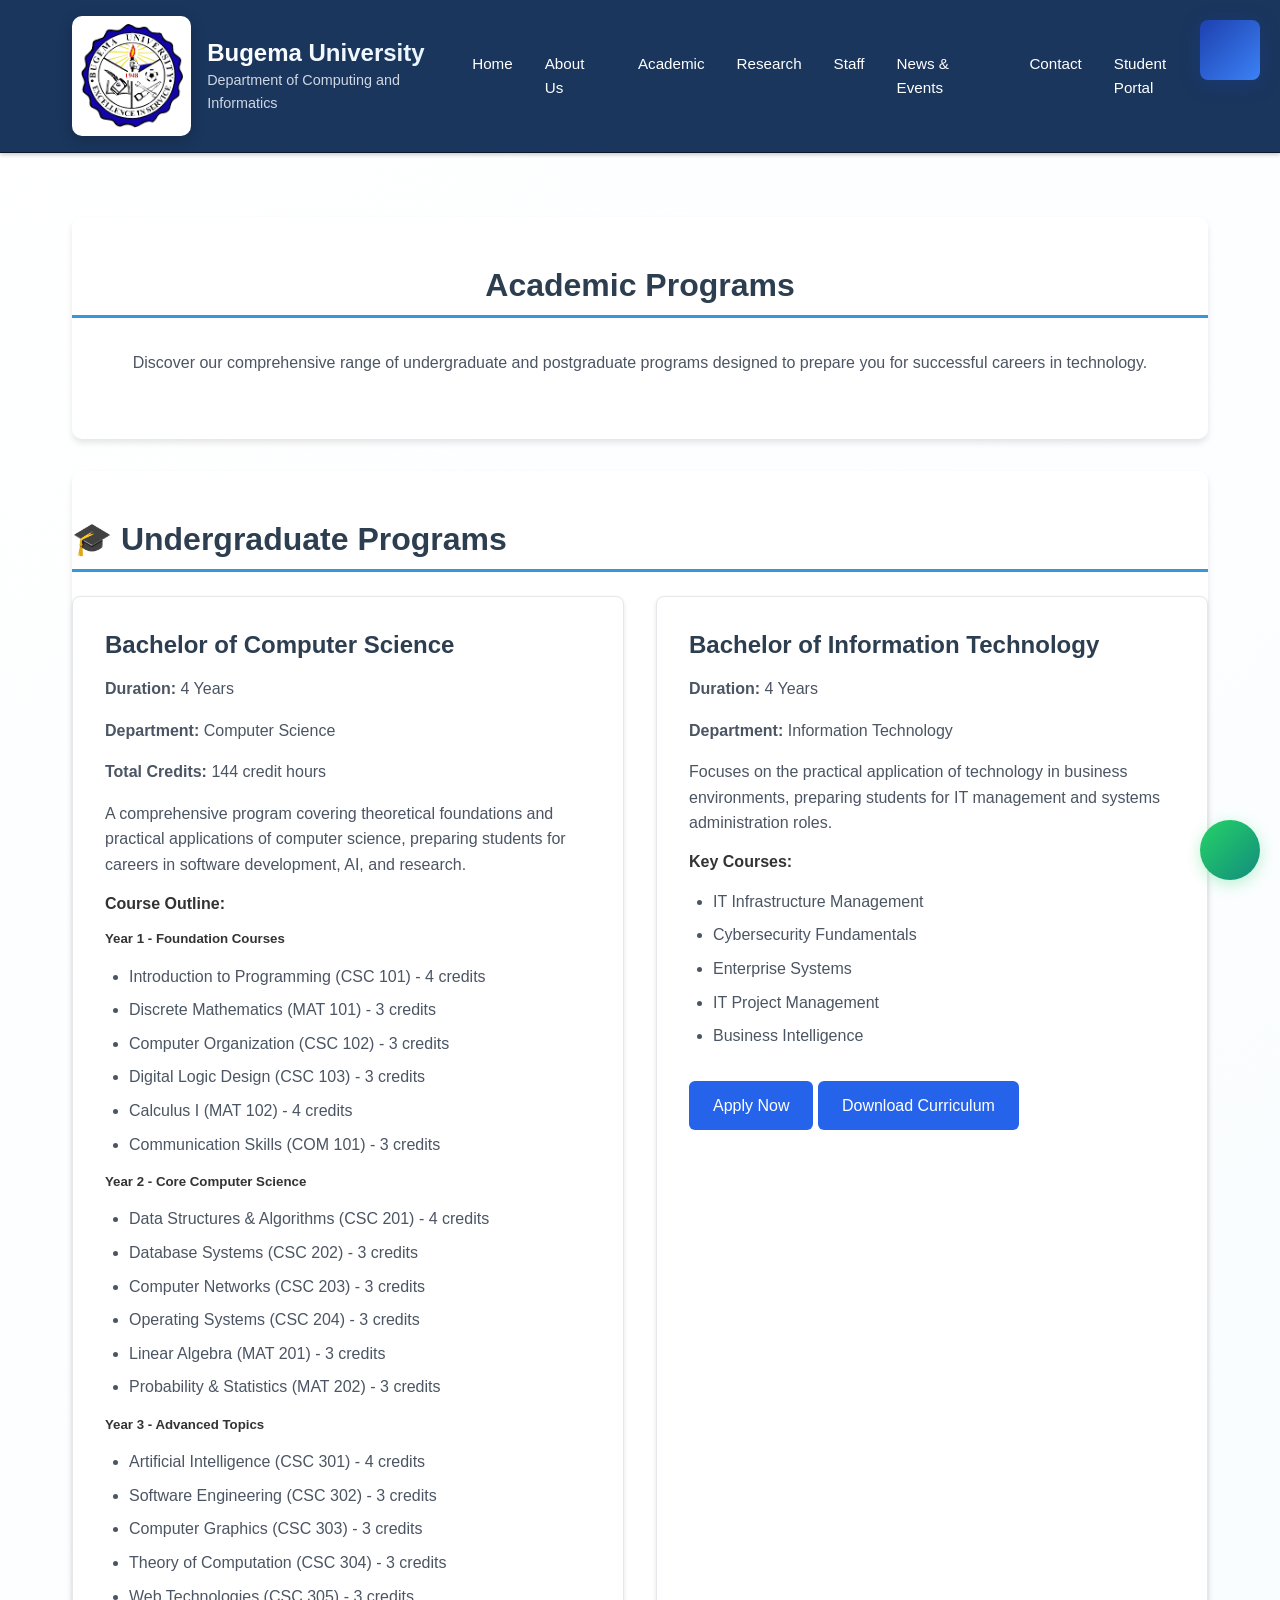
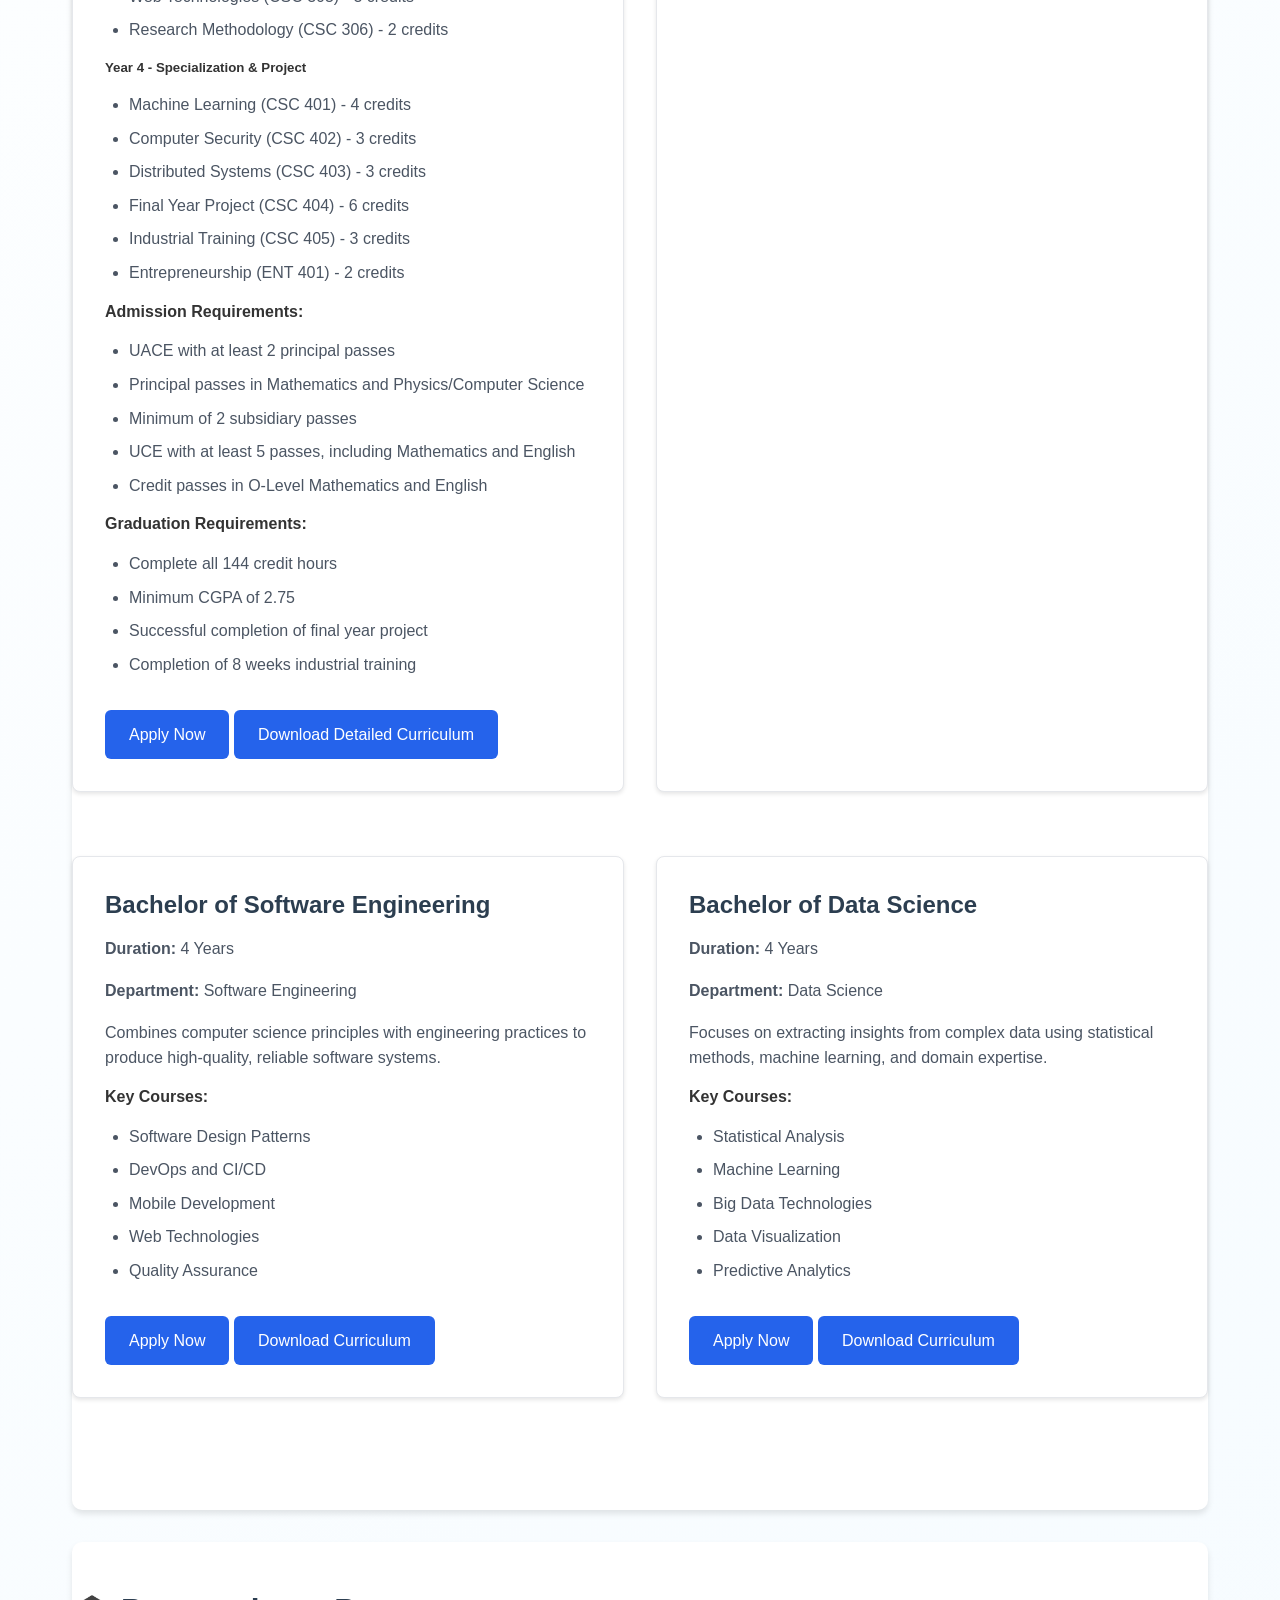
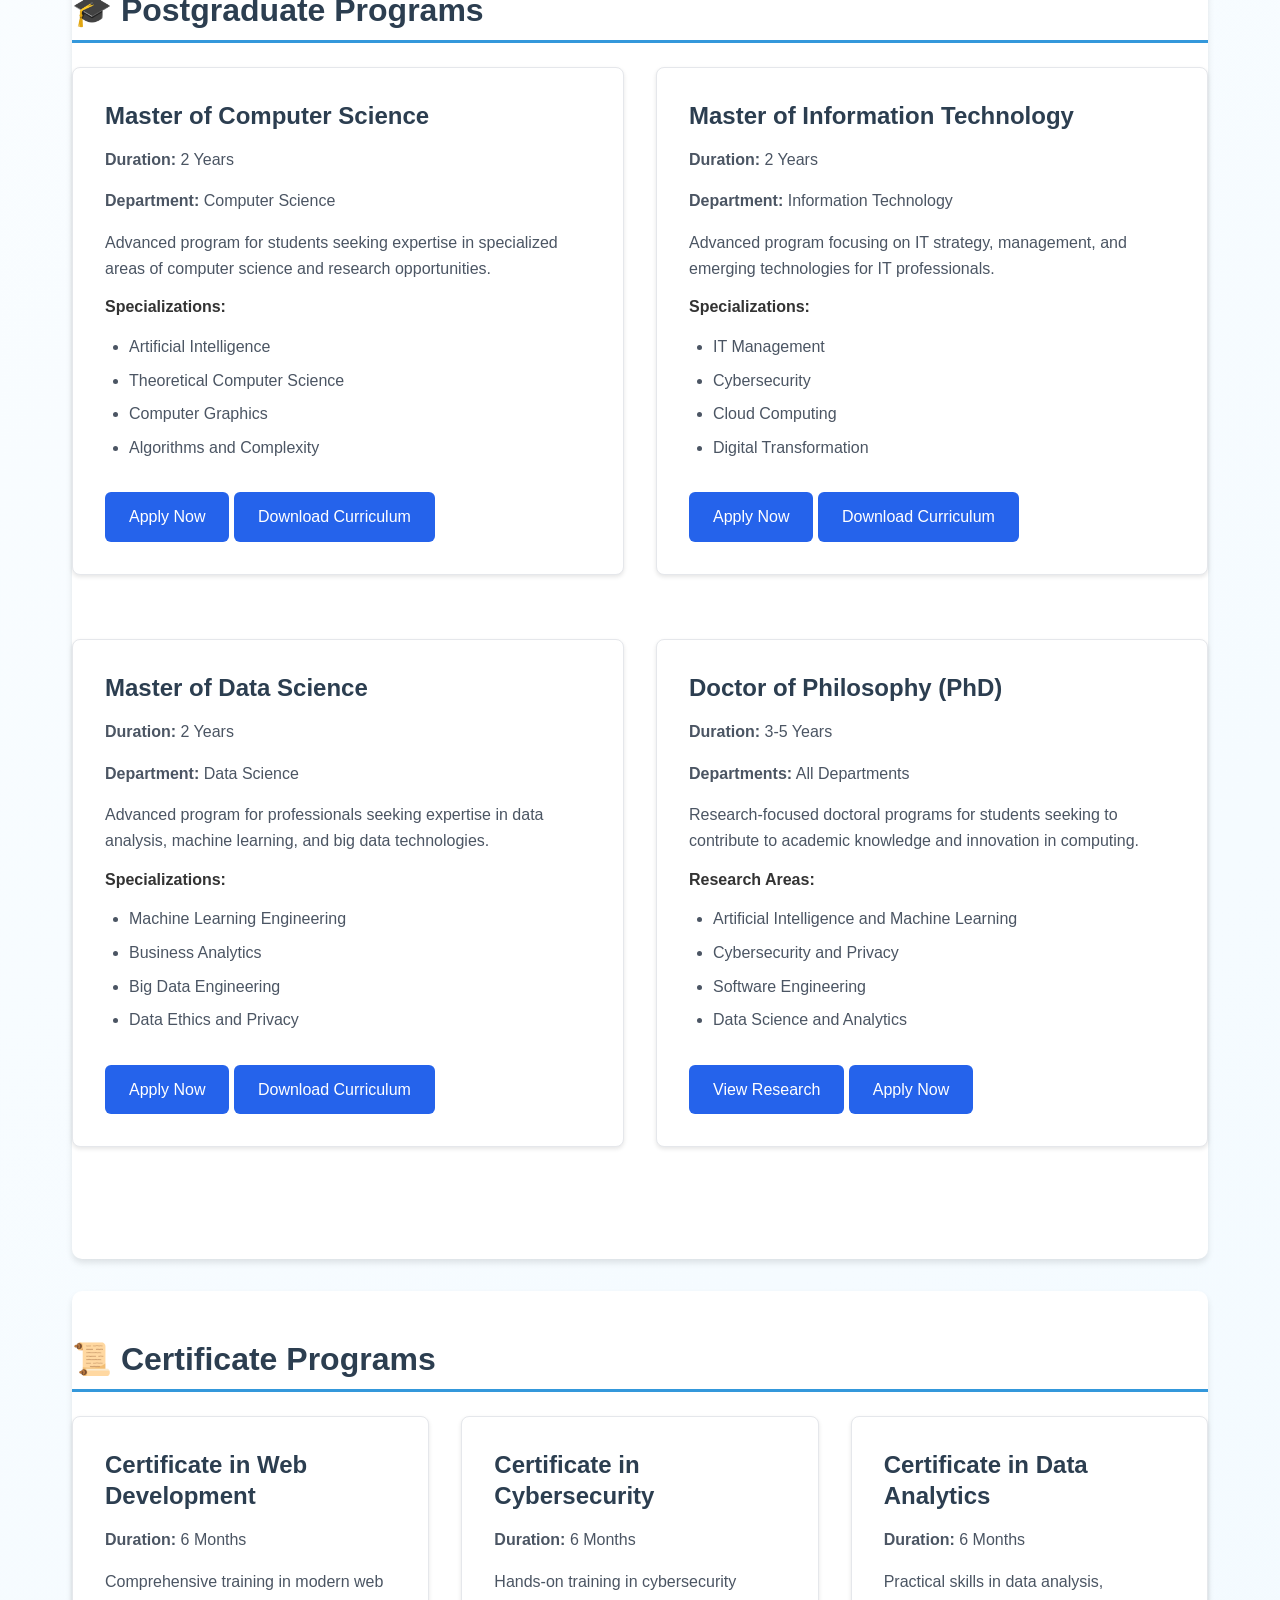
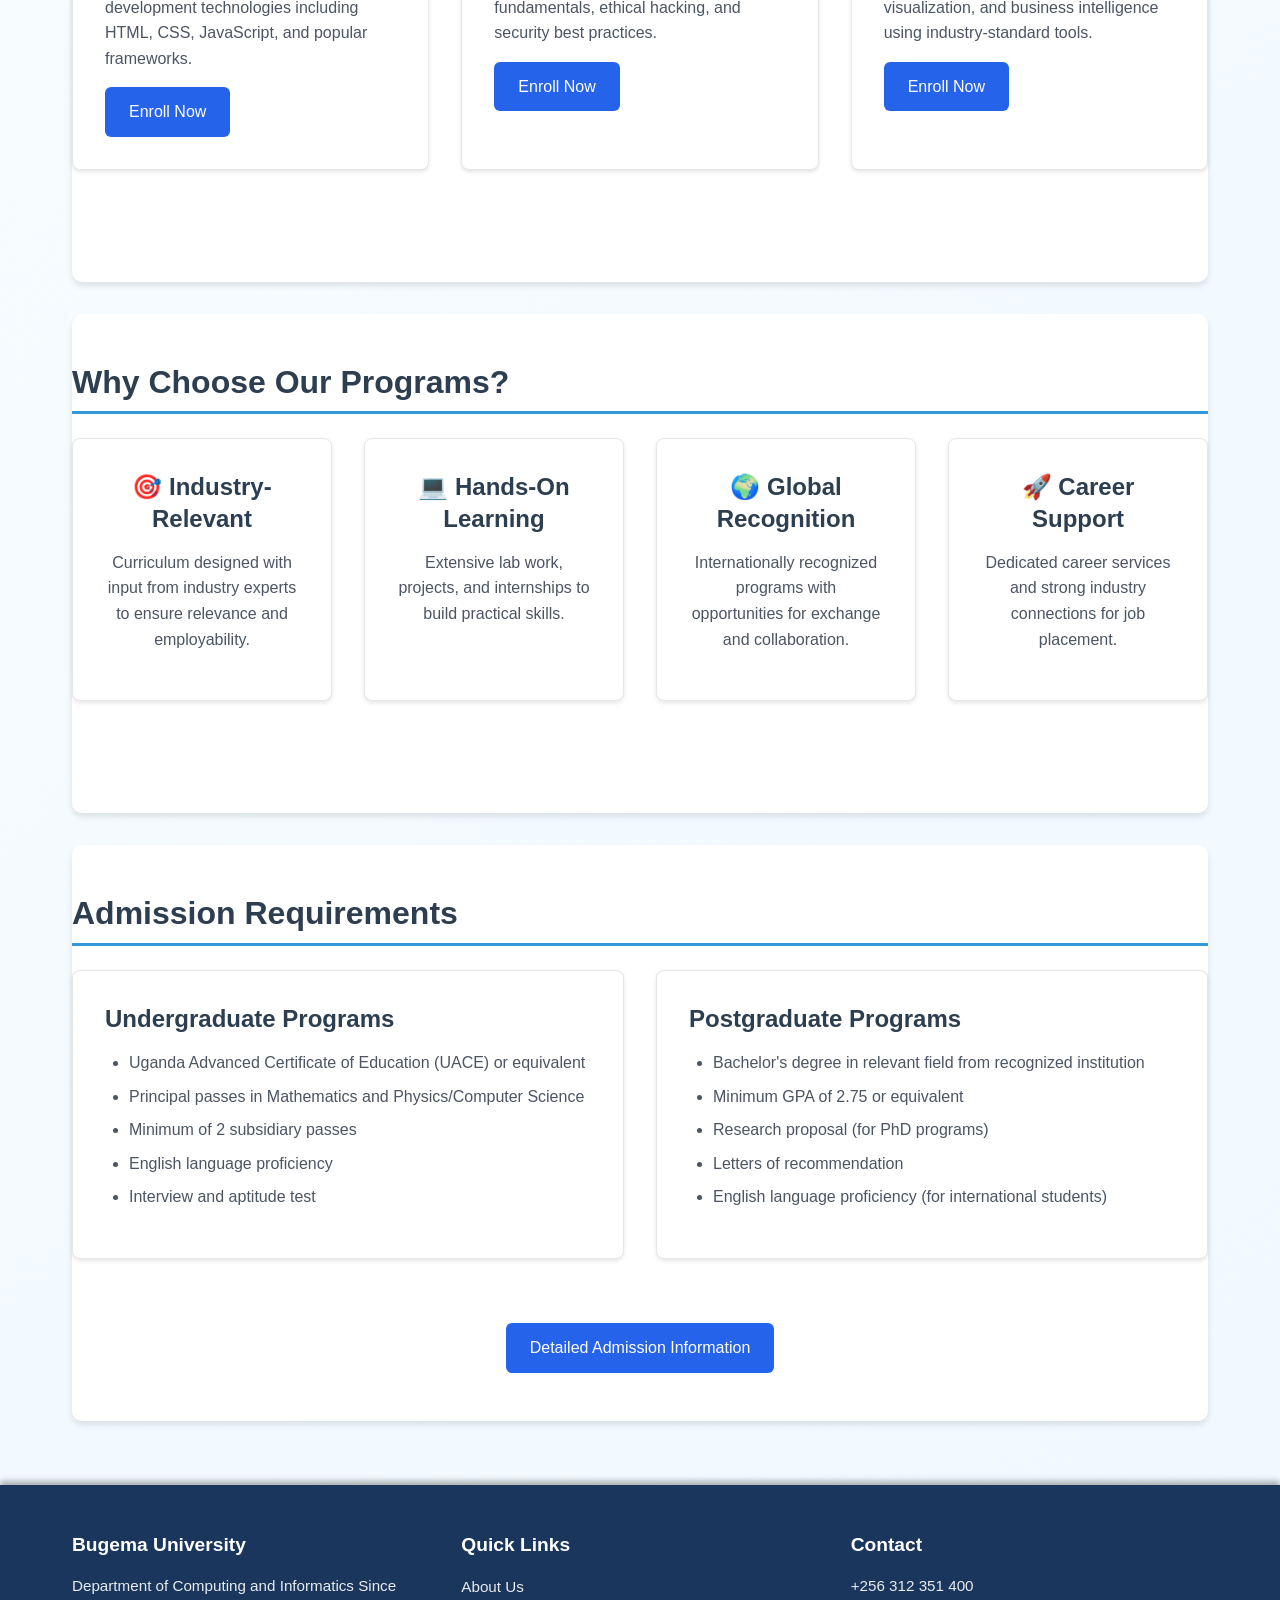
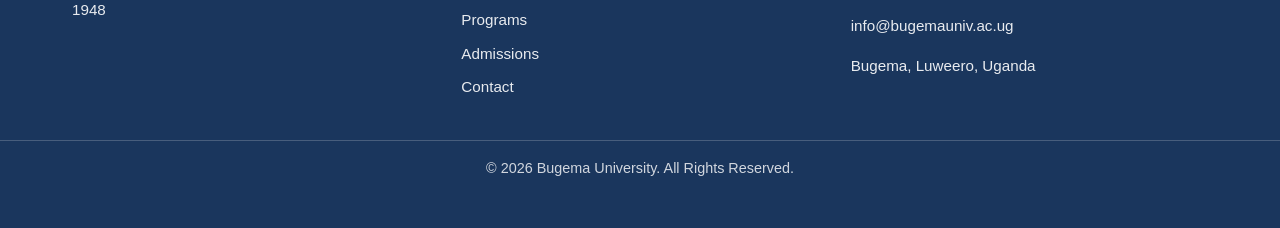
<file: programs.html>
<!DOCTYPE html>
<html lang="en">
<head>
    <meta charset="UTF-8">
    <meta name="viewport" content="width=device-width, initial-scale=1.0">
    <title>Academic Programs - Bugema University Computing and Informatics</title>
    <link rel="stylesheet" href="styles.css">
</head>

<body>
    <!-- Theme Toggle Button -->
    <button class="theme-toggle" id="themeToggle" aria-label="Toggle dark/light mode">
        <i class="fas fa-moon icon" id="themeIcon"></i>
    </button>

    <header>
        <div class="header-content">
            <div class="logo-container">
                <img src="IMG/bu.png" alt="Bugema University Logo" class="logo">
                <div class="header-text">
                    <h1>Bugema University</h1>
                    <p>Department of Computing and Informatics</p>
                </div>
            </div>
            <div class="header-nav">
                <ul class="nav-list">
                    <li><a href="index.html">Home</a></li>
                    <li><a href="about.html">About Us</a></li>
                    <li class="dropdown">
                        <a href="departments.html">Academic</a>
                        <div class="dropdown-content">
                            <a href="departments.html">Schools & Departments</a>
                            <a href="programs.html">Programs</a>
                            <a href="admissions.html">Admissions</a>
                            <a href="timetable.html">Timetable</a>
                        </div>
                    </li>
                    <li class="dropdown">
                        <a href="research.html">Research</a>
                        <div class="dropdown-content">
                            <a href="research.html">Research Overview</a>
                            <a href="faculty-achievements.html">Faculty Achievements</a>
                            <a href="publications.html">Publications</a>
                        </div>
                    </li>
                    <li><a href="staff.html">Staff</a></li>
                    <li><a href="news.html">News & Events</a></li>
                    <li><a href="contact.html">Contact</a></li>
                    <li class="dropdown">
                        <a href="student-portal.html">Student Portal</a>
                        <div class="dropdown-content">
                            <a href="student-portal.html">Student Portal</a>
                            <a href="course-registration.html">Course Registration</a>
                            <a href="downloadable-forms.html">Forms</a>
                        </div>
                    </li>
                </ul>
            </div>
        </div>
    </header>

    <main>
        <div class="container">
            <!-- Page Header -->
            <section class="section fade-in">
                <div class="text-center">
                    <h2>Academic Programs</h2>
                    <p class="mt-2">Discover our comprehensive range of undergraduate and postgraduate programs designed to prepare you for successful careers in technology.</p>
                </div>
            </section>

            <!-- Undergraduate Programs -->
            <section id="undergraduate" class="section fade-in">
                <h2>🎓 Undergraduate Programs</h2>
                <div class="grid grid-2">
                    <!-- Bachelor of Computer Science -->
                    <div class="card">
                        <h3>Bachelor of Computer Science</h3>
                        <p><strong>Duration:</strong> 4 Years</p>
                        <p><strong>Department:</strong> Computer Science</p>
                        <p><strong>Total Credits:</strong> 144 credit hours</p>
                        <p>A comprehensive program covering theoretical foundations and practical applications of computer science, preparing students for careers in software development, AI, and research.</p>
                        
                        <h4>Course Outline:</h4>
                        <div class="course-outline">
                            <h5>Year 1 - Foundation Courses</h5>
                            <ul>
                                <li>Introduction to Programming (CSC 101) - 4 credits</li>
                                <li>Discrete Mathematics (MAT 101) - 3 credits</li>
                                <li>Computer Organization (CSC 102) - 3 credits</li>
                                <li>Digital Logic Design (CSC 103) - 3 credits</li>
                                <li>Calculus I (MAT 102) - 4 credits</li>
                                <li>Communication Skills (COM 101) - 3 credits</li>
                            </ul>
                            
                            <h5>Year 2 - Core Computer Science</h5>
                            <ul>
                                <li>Data Structures & Algorithms (CSC 201) - 4 credits</li>
                                <li>Database Systems (CSC 202) - 3 credits</li>
                                <li>Computer Networks (CSC 203) - 3 credits</li>
                                <li>Operating Systems (CSC 204) - 3 credits</li>
                                <li>Linear Algebra (MAT 201) - 3 credits</li>
                                <li>Probability & Statistics (MAT 202) - 3 credits</li>
                            </ul>
                            
                            <h5>Year 3 - Advanced Topics</h5>
                            <ul>
                                <li>Artificial Intelligence (CSC 301) - 4 credits</li>
                                <li>Software Engineering (CSC 302) - 3 credits</li>
                                <li>Computer Graphics (CSC 303) - 3 credits</li>
                                <li>Theory of Computation (CSC 304) - 3 credits</li>
                                <li>Web Technologies (CSC 305) - 3 credits</li>
                                <li>Research Methodology (CSC 306) - 2 credits</li>
                            </ul>
                            
                            <h5>Year 4 - Specialization & Project</h5>
                            <ul>
                                <li>Machine Learning (CSC 401) - 4 credits</li>
                                <li>Computer Security (CSC 402) - 3 credits</li>
                                <li>Distributed Systems (CSC 403) - 3 credits</li>
                                <li>Final Year Project (CSC 404) - 6 credits</li>
                                <li>Industrial Training (CSC 405) - 3 credits</li>
                                <li>Entrepreneurship (ENT 401) - 2 credits</li>
                            </ul>
                        </div>
                        
                        <h4>Admission Requirements:</h4>
                        <ul>
                            <li>UACE with at least 2 principal passes</li>
                            <li>Principal passes in Mathematics and Physics/Computer Science</li>
                            <li>Minimum of 2 subsidiary passes</li>
                            <li>UCE with at least 5 passes, including Mathematics and English</li>
                            <li>Credit passes in O-Level Mathematics and English</li>
                        </ul>
                        
                        <h4>Graduation Requirements:</h4>
                        <ul>
                            <li>Complete all 144 credit hours</li>
                            <li>Minimum CGPA of 2.75</li>
                            <li>Successful completion of final year project</li>
                            <li>Completion of 8 weeks industrial training</li>
                        </ul>
                        
                        <div class="mt-2">
                            <a href="admissions.html" class="btn">Apply Now</a>
                            <a href="#" class="btn btn-secondary">Download Detailed Curriculum</a>
                        </div>
                    </div>

                    <!-- Bachelor of Information Technology -->
                    <div class="card">
                        <h3>Bachelor of Information Technology</h3>
                        <p><strong>Duration:</strong> 4 Years</p>
                        <p><strong>Department:</strong> Information Technology</p>
                        <p>Focuses on the practical application of technology in business environments, preparing students for IT management and systems administration roles.</p>
                        
                        <h4>Key Courses:</h4>
                        <ul>
                            <li>IT Infrastructure Management</li>
                            <li>Cybersecurity Fundamentals</li>
                            <li>Enterprise Systems</li>
                            <li>IT Project Management</li>
                            <li>Business Intelligence</li>
                        </ul>
                        
                        <div class="mt-2">
                            <a href="admissions.html" class="btn">Apply Now</a>
                            <a href="#" class="btn btn-secondary">Download Curriculum</a>
                        </div>
                    </div>

                    <!-- Bachelor of Software Engineering -->
                    <div class="card">
                        <h3>Bachelor of Software Engineering</h3>
                        <p><strong>Duration:</strong> 4 Years</p>
                        <p><strong>Department:</strong> Software Engineering</p>
                        <p>Combines computer science principles with engineering practices to produce high-quality, reliable software systems.</p>
                        
                        <h4>Key Courses:</h4>
                        <ul>
                            <li>Software Design Patterns</li>
                            <li>DevOps and CI/CD</li>
                            <li>Mobile Development</li>
                            <li>Web Technologies</li>
                            <li>Quality Assurance</li>
                        </ul>
                        
                        <div class="mt-2">
                            <a href="admissions.html" class="btn">Apply Now</a>
                            <a href="#" class="btn btn-secondary">Download Curriculum</a>
                        </div>
                    </div>

                    <!-- Bachelor of Data Science -->
                    <div class="card">
                        <h3>Bachelor of Data Science</h3>
                        <p><strong>Duration:</strong> 4 Years</p>
                        <p><strong>Department:</strong> Data Science</p>
                        <p>Focuses on extracting insights from complex data using statistical methods, machine learning, and domain expertise.</p>
                        
                        <h4>Key Courses:</h4>
                        <ul>
                            <li>Statistical Analysis</li>
                            <li>Machine Learning</li>
                            <li>Big Data Technologies</li>
                            <li>Data Visualization</li>
                            <li>Predictive Analytics</li>
                        </ul>
                        
                        <div class="mt-2">
                            <a href="admissions.html" class="btn">Apply Now</a>
                            <a href="#" class="btn btn-secondary">Download Curriculum</a>
                        </div>
                    </div>
                </div>
            </section>

            <!-- Postgraduate Programs -->
            <section id="postgraduate" class="section fade-in">
                <h2>🎓 Postgraduate Programs</h2>
                <div class="grid grid-2">
                    <!-- Master of Computer Science -->
                    <div class="card">
                        <h3>Master of Computer Science</h3>
                        <p><strong>Duration:</strong> 2 Years</p>
                        <p><strong>Department:</strong> Computer Science</p>
                        <p>Advanced program for students seeking expertise in specialized areas of computer science and research opportunities.</p>
                        
                        <h4>Specializations:</h4>
                        <ul>
                            <li>Artificial Intelligence</li>
                            <li>Theoretical Computer Science</li>
                            <li>Computer Graphics</li>
                            <li>Algorithms and Complexity</li>
                        </ul>
                        
                        <div class="mt-2">
                            <a href="admissions.html" class="btn">Apply Now</a>
                            <a href="#" class="btn btn-secondary">Download Curriculum</a>
                        </div>
                    </div>

                    <!-- Master of Information Technology -->
                    <div class="card">
                        <h3>Master of Information Technology</h3>
                        <p><strong>Duration:</strong> 2 Years</p>
                        <p><strong>Department:</strong> Information Technology</p>
                        <p>Advanced program focusing on IT strategy, management, and emerging technologies for IT professionals.</p>
                        
                        <h4>Specializations:</h4>
                        <ul>
                            <li>IT Management</li>
                            <li>Cybersecurity</li>
                            <li>Cloud Computing</li>
                            <li>Digital Transformation</li>
                        </ul>
                        
                        <div class="mt-2">
                            <a href="admissions.html" class="btn">Apply Now</a>
                            <a href="#" class="btn btn-secondary">Download Curriculum</a>
                        </div>
                    </div>

                    <!-- Master of Data Science -->
                    <div class="card">
                        <h3>Master of Data Science</h3>
                        <p><strong>Duration:</strong> 2 Years</p>
                        <p><strong>Department:</strong> Data Science</p>
                        <p>Advanced program for professionals seeking expertise in data analysis, machine learning, and big data technologies.</p>
                        
                        <h4>Specializations:</h4>
                        <ul>
                            <li>Machine Learning Engineering</li>
                            <li>Business Analytics</li>
                            <li>Big Data Engineering</li>
                            <li>Data Ethics and Privacy</li>
                        </ul>
                        
                        <div class="mt-2">
                            <a href="admissions.html" class="btn">Apply Now</a>
                            <a href="#" class="btn btn-secondary">Download Curriculum</a>
                        </div>
                    </div>

                    <!-- PhD Programs -->
                    <div class="card">
                        <h3>Doctor of Philosophy (PhD)</h3>
                        <p><strong>Duration:</strong> 3-5 Years</p>
                        <p><strong>Departments:</strong> All Departments</p>
                        <p>Research-focused doctoral programs for students seeking to contribute to academic knowledge and innovation in computing.</p>
                        
                        <h4>Research Areas:</h4>
                        <ul>
                            <li>Artificial Intelligence and Machine Learning</li>
                            <li>Cybersecurity and Privacy</li>
                            <li>Software Engineering</li>
                            <li>Data Science and Analytics</li>
                        </ul>
                        
                        <div class="mt-2">
                            <a href="research.html" class="btn">View Research</a>
                            <a href="admissions.html" class="btn btn-secondary">Apply Now</a>
                        </div>
                    </div>
                </div>
            </section>

            <!-- Certificate Programs -->
            <section id="certificates" class="section fade-in">
                <h2>📜 Certificate Programs</h2>
                <div class="grid grid-3">
                    <div class="card">
                        <h3>Certificate in Web Development</h3>
                        <p><strong>Duration:</strong> 6 Months</p>
                        <p>Comprehensive training in modern web development technologies including HTML, CSS, JavaScript, and popular frameworks.</p>
                        <a href="admissions.html" class="btn">Enroll Now</a>
                    </div>

                    <div class="card">
                        <h3>Certificate in Cybersecurity</h3>
                        <p><strong>Duration:</strong> 6 Months</p>
                        <p>Hands-on training in cybersecurity fundamentals, ethical hacking, and security best practices.</p>
                        <a href="admissions.html" class="btn">Enroll Now</a>
                    </div>

                    <div class="card">
                        <h3>Certificate in Data Analytics</h3>
                        <p><strong>Duration:</strong> 6 Months</p>
                        <p>Practical skills in data analysis, visualization, and business intelligence using industry-standard tools.</p>
                        <a href="admissions.html" class="btn">Enroll Now</a>
                    </div>
                </div>
            </section>

            <!-- Program Features -->
            <section class="section fade-in">
                <h2>Why Choose Our Programs?</h2>
                <div class="grid grid-4">
                    <div class="card text-center">
                        <h3>🎯 Industry-Relevant</h3>
                        <p>Curriculum designed with input from industry experts to ensure relevance and employability.</p>
                    </div>
                    <div class="card text-center">
                        <h3>💻 Hands-On Learning</h3>
                        <p>Extensive lab work, projects, and internships to build practical skills.</p>
                    </div>
                    <div class="card text-center">
                        <h3>🌍 Global Recognition</h3>
                        <p>Internationally recognized programs with opportunities for exchange and collaboration.</p>
                    </div>
                    <div class="card text-center">
                        <h3>🚀 Career Support</h3>
                        <p>Dedicated career services and strong industry connections for job placement.</p>
                    </div>
                </div>
            </section>

            <!-- Admission Requirements -->
            <section class="section fade-in">
                <h2>Admission Requirements</h2>
                <div class="grid grid-2">
                    <div class="card">
                        <h3>Undergraduate Programs</h3>
                        <ul>
                            <li>Uganda Advanced Certificate of Education (UACE) or equivalent</li>
                            <li>Principal passes in Mathematics and Physics/Computer Science</li>
                            <li>Minimum of 2 subsidiary passes</li>
                            <li>English language proficiency</li>
                            <li>Interview and aptitude test</li>
                        </ul>
                    </div>
                    <div class="card">
                        <h3>Postgraduate Programs</h3>
                        <ul>
                            <li>Bachelor's degree in relevant field from recognized institution</li>
                            <li>Minimum GPA of 2.75 or equivalent</li>
                            <li>Research proposal (for PhD programs)</li>
                            <li>Letters of recommendation</li>
                            <li>English language proficiency (for international students)</li>
                        </ul>
                    </div>
                </div>
                <div class="text-center mt-2">
                    <a href="admissions.html" class="btn">Detailed Admission Information</a>
                </div>
            </section>
        </div>
    </main>

    <!-- Compact Footer -->
    <footer class="compact-footer">
        <div class="footer-content">
            <div class="footer-section">
                <h3>Bugema University</h3>
                <p>Department of Computing and Informatics Since 1948</p>
            </div>
            <div class="footer-section">
                <h3>Quick Links</h3>
                <ul>
                    <li><a href="about.html">About Us</a></li>
                    <li><a href="programs.html">Programs</a></li>
                    <li><a href="admissions.html">Admissions</a></li>
                    <li><a href="contact.html">Contact</a></li>
                </ul>
            </div>
            <div class="footer-section">
                <h3>Contact</h3>
                <p><i class="fas fa-phone"></i> +256 312 351 400</p>
                <p><i class="fas fa-envelope"></i> info@bugemauniv.ac.ug</p>
                <p><i class="fas fa-map-marker-alt"></i> Bugema, Luweero, Uganda</p>
            </div>
        </div>
        <div class="footer-bottom">
            <p>&copy; 2026 Bugema University. All Rights Reserved.</p>
        </div>
    </footer>

    <!-- WhatsApp Floating Button -->
    <div class="whatsapp-float">
        <a href="https://wa.me/+256769593407" target="_blank" title="Chat with us on WhatsApp">
            <i class="fab fa-whatsapp"></i>
        </a>
    </div>

    <script>
        // Add fade-in animation on scroll
        const observerOptions = {
            threshold: 0.1,
            rootMargin: '0px 0px -50px 0px'
        };

        const observer = new IntersectionObserver(function(entries) {
            entries.forEach(entry => {
                if (entry.isIntersecting) {
                    entry.target.style.opacity = '1';
                    entry.target.style.transform = 'translateY(0)';
                }
            });
        }, observerOptions);

        document.querySelectorAll('.fade-in').forEach(el => {
            el.style.opacity = '0';
            el.style.transform = 'translateY(20px)';
            el.style.transition = 'opacity 0.8s ease, transform 0.8s ease';
            observer.observe(el);
        });
    </script>
</body>
</html>
</file>
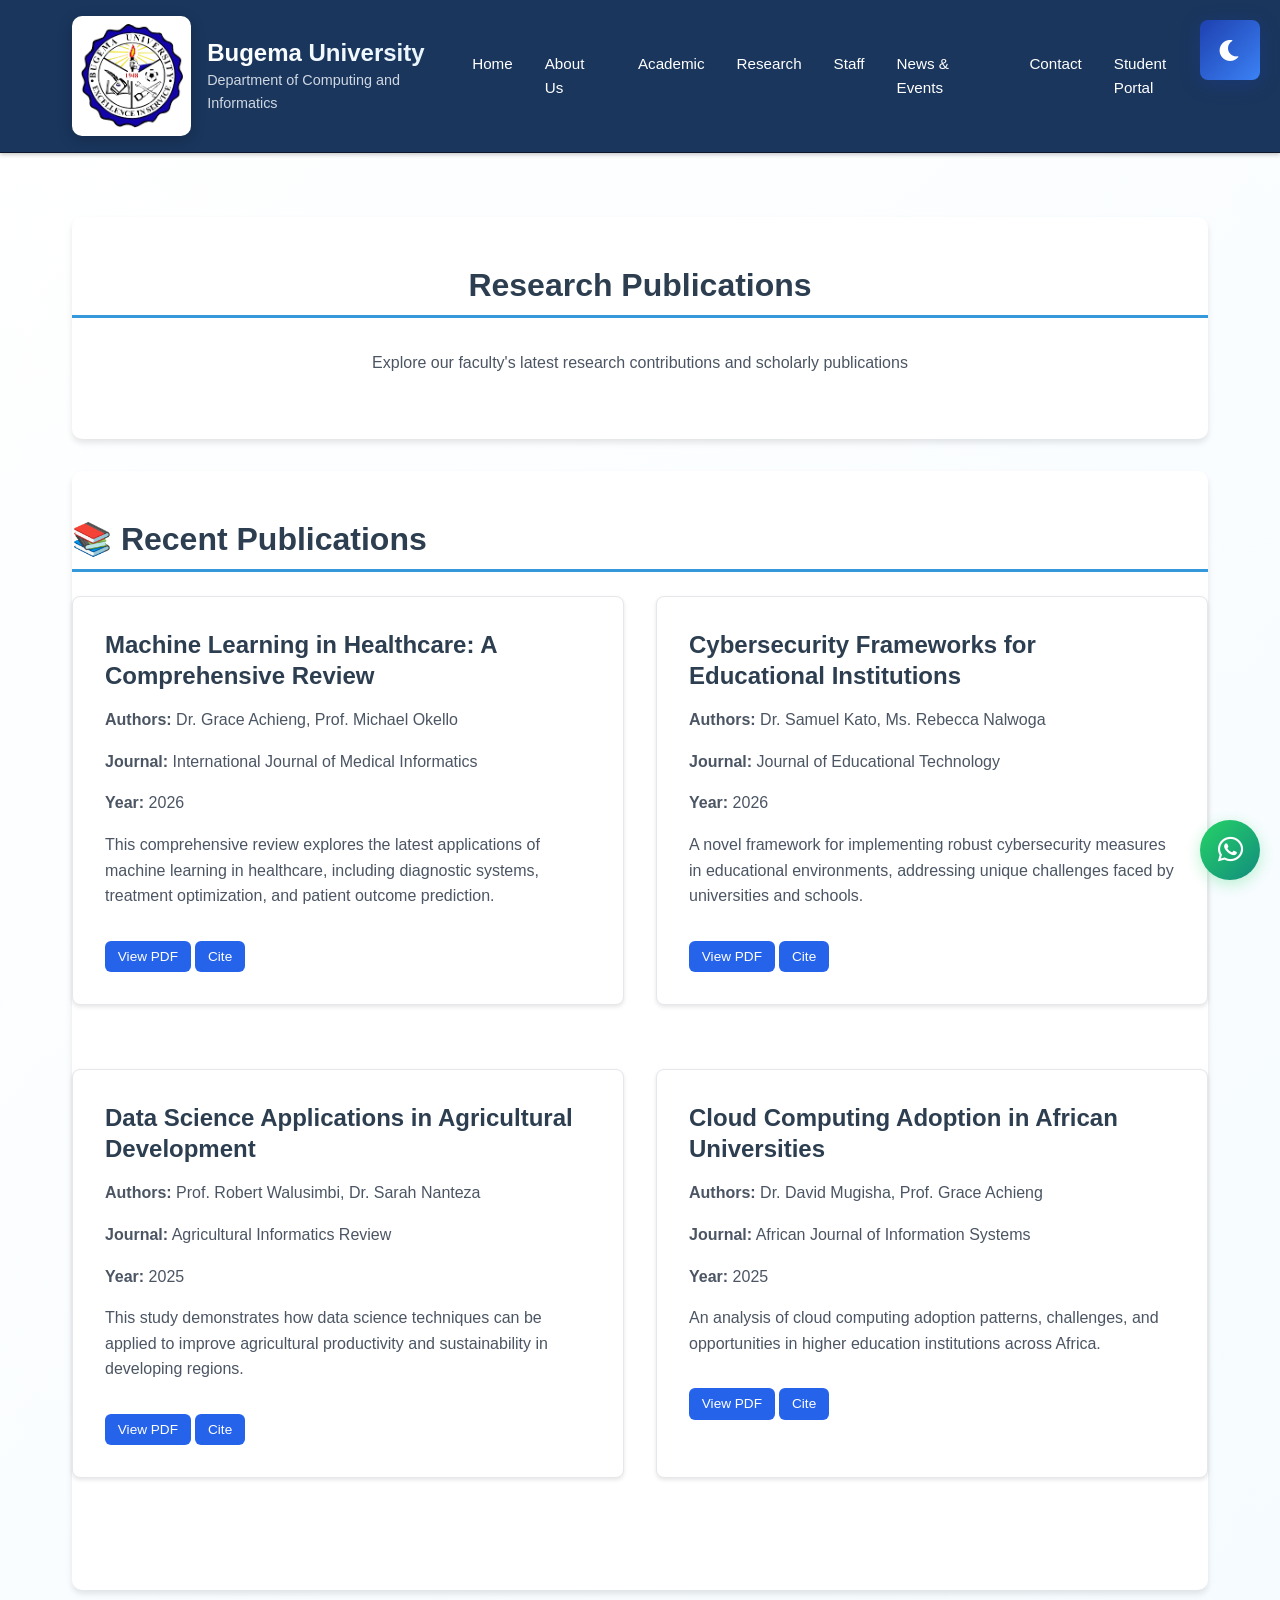
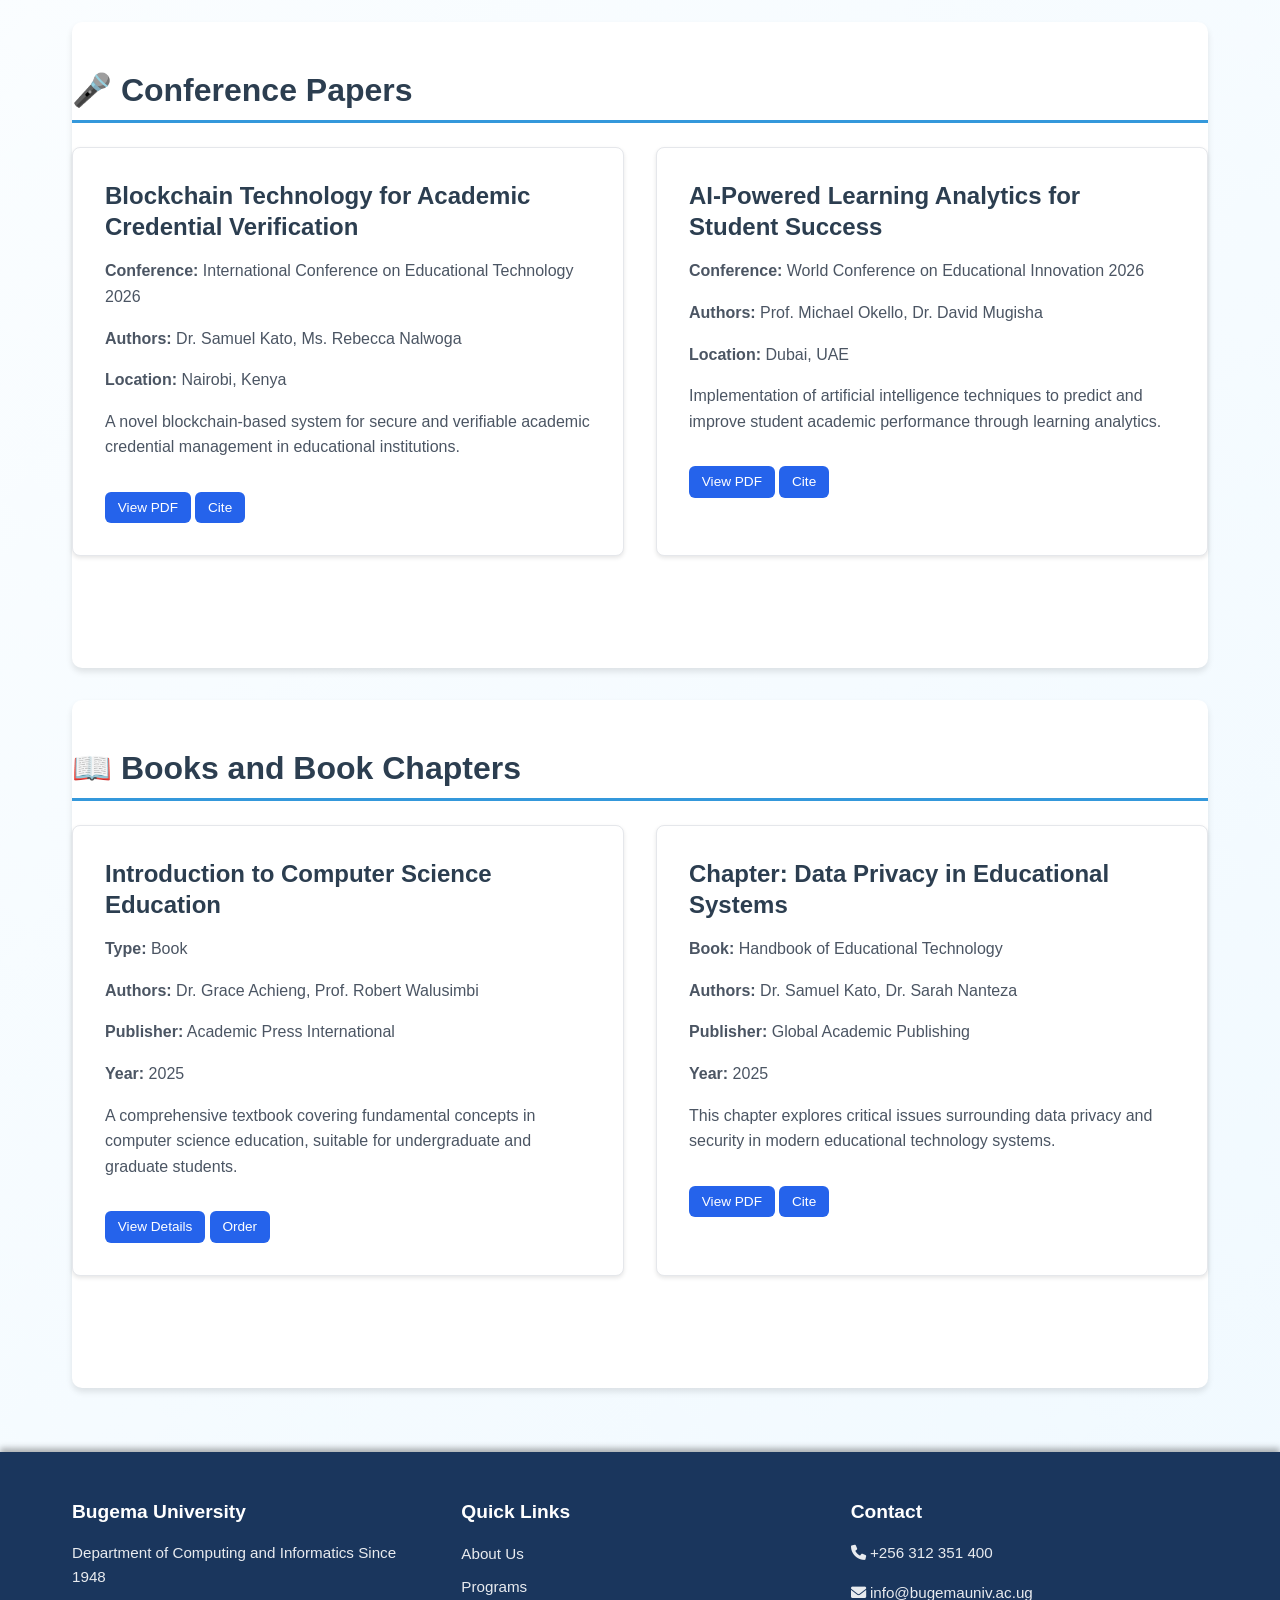
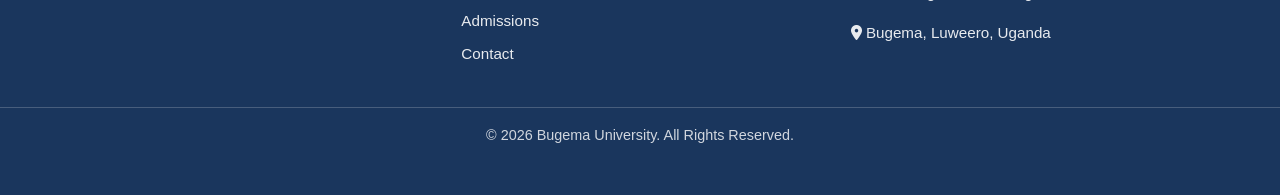
<file: publications.html>
<!DOCTYPE html>
<html lang="en">
<head>
    <meta charset="UTF-8">
    <meta name="viewport" content="width=device-width, initial-scale=1.0">
    <title>Publications - Bugema University</title>
    <link rel="stylesheet" href="styles.css">
    <link rel="stylesheet" href="https://cdnjs.cloudflare.com/ajax/libs/font-awesome/6.0.0/css/all.min.css">
</head>
<body>
    <!-- Theme Toggle Button -->
    <button class="theme-toggle" id="themeToggle" aria-label="Toggle dark/light mode">
        <i class="fas fa-moon icon" id="themeIcon"></i>
    </button>

    <header>
        <div class="header-content">
            <div class="logo-container">
                <img src="IMG/bu.png" alt="Bugema University Logo" class="logo">
                <div class="header-text">
                    <h1>Bugema University</h1>
                    <p>Department of Computing and Informatics</p>
                </div>
            </div>
            <div class="header-nav">
                <ul class="nav-list">
                    <li><a href="index.html">Home</a></li>
                    <li><a href="about.html">About Us</a></li>
                    <li class="dropdown">
                        <a href="departments.html">Academic</a>
                        <div class="dropdown-content">
                            <a href="departments.html">Schools & Departments</a>
                            <a href="programs.html">Programs</a>
                            <a href="admissions.html">Admissions</a>
                            <a href="timetable.html">Timetable</a>
                        </div>
                    </li>
                    <li class="dropdown">
                        <a href="research.html">Research</a>
                        <div class="dropdown-content">
                            <a href="research.html">Research Overview</a>
                            <a href="faculty-achievements.html">Faculty Achievements</a>
                            <a href="publications.html">Publications</a>
                        </div>
                    </li>
                    <li><a href="staff.html">Staff</a></li>
                    <li><a href="news.html">News & Events</a></li>
                    <li><a href="contact.html">Contact</a></li>
                    <li class="dropdown">
                        <a href="student-portal.html">Student Portal</a>
                        <div class="dropdown-content">
                            <a href="student-portal.html">Student Portal</a>
                            <a href="course-registration.html">Course Registration</a>
                            <a href="downloadable-forms.html">Forms</a>
                        </div>
                    </li>
                </ul>
            </div>
        </div>
    </header>

    <main>
        <div class="container">
            <!-- Page Header -->
            <section class="section ">
                <div class="text-center">
                    <h2>Research Publications</h2>
                    <p class="mt-2">Explore our faculty's latest research contributions and scholarly publications</p>
                </div>
            </section>

            <!-- Recent Publications -->
            <section class="section ">
                <h2>📚 Recent Publications</h2>
                <div class="grid grid-2">
                    <div class="card">
                        <h3>Machine Learning in Healthcare: A Comprehensive Review</h3>
                        <p><strong>Authors:</strong> Dr. Grace Achieng, Prof. Michael Okello</p>
                        <p><strong>Journal:</strong> International Journal of Medical Informatics</p>
                        <p><strong>Year:</strong> 2026</p>
                        <p>This comprehensive review explores the latest applications of machine learning in healthcare, including diagnostic systems, treatment optimization, and patient outcome prediction.</p>
                        <div class="mt-2">
                            <a href="#" class="btn btn-small">View PDF</a>
                            <a href="#" class="btn btn-small btn-secondary">Cite</a>
                        </div>
                    </div>
                    <div class="card">
                        <h3>Cybersecurity Frameworks for Educational Institutions</h3>
                        <p><strong>Authors:</strong> Dr. Samuel Kato, Ms. Rebecca Nalwoga</p>
                        <p><strong>Journal:</strong> Journal of Educational Technology</p>
                        <p><strong>Year:</strong> 2026</p>
                        <p>A novel framework for implementing robust cybersecurity measures in educational environments, addressing unique challenges faced by universities and schools.</p>
                        <div class="mt-2">
                            <a href="#" class="btn btn-small">View PDF</a>
                            <a href="#" class="btn btn-small btn-secondary">Cite</a>
                        </div>
                    </div>
                    <div class="card">
                        <h3>Data Science Applications in Agricultural Development</h3>
                        <p><strong>Authors:</strong> Prof. Robert Walusimbi, Dr. Sarah Nanteza</p>
                        <p><strong>Journal:</strong> Agricultural Informatics Review</p>
                        <p><strong>Year:</strong> 2025</p>
                        <p>This study demonstrates how data science techniques can be applied to improve agricultural productivity and sustainability in developing regions.</p>
                        <div class="mt-2">
                            <a href="#" class="btn btn-small">View PDF</a>
                            <a href="#" class="btn btn-small btn-secondary">Cite</a>
                        </div>
                    </div>
                    <div class="card">
                        <h3>Cloud Computing Adoption in African Universities</h3>
                        <p><strong>Authors:</strong> Dr. David Mugisha, Prof. Grace Achieng</p>
                        <p><strong>Journal:</strong> African Journal of Information Systems</p>
                        <p><strong>Year:</strong> 2025</p>
                        <p>An analysis of cloud computing adoption patterns, challenges, and opportunities in higher education institutions across Africa.</p>
                        <div class="mt-2">
                            <a href="#" class="btn btn-small">View PDF</a>
                            <a href="#" class="btn btn-small btn-secondary">Cite</a>
                        </div>
                    </div>
                </div>
            </section>

            <!-- Conference Papers -->
            <section class="section ">
                <h2>🎤 Conference Papers</h2>
                <div class="grid grid-2">
                    <div class="card">
                        <h3>Blockchain Technology for Academic Credential Verification</h3>
                        <p><strong>Conference:</strong> International Conference on Educational Technology 2026</p>
                        <p><strong>Authors:</strong> Dr. Samuel Kato, Ms. Rebecca Nalwoga</p>
                        <p><strong>Location:</strong> Nairobi, Kenya</p>
                        <p>A novel blockchain-based system for secure and verifiable academic credential management in educational institutions.</p>
                        <div class="mt-2">
                            <a href="#" class="btn btn-small">View PDF</a>
                            <a href="#" class="btn btn-small btn-secondary">Cite</a>
                        </div>
                    </div>
                    <div class="card">
                        <h3>AI-Powered Learning Analytics for Student Success</h3>
                        <p><strong>Conference:</strong> World Conference on Educational Innovation 2026</p>
                        <p><strong>Authors:</strong> Prof. Michael Okello, Dr. David Mugisha</p>
                        <p><strong>Location:</strong> Dubai, UAE</p>
                        <p>Implementation of artificial intelligence techniques to predict and improve student academic performance through learning analytics.</p>
                        <div class="mt-2">
                            <a href="#" class="btn btn-small">View PDF</a>
                            <a href="#" class="btn btn-small btn-secondary">Cite</a>
                        </div>
                    </div>
                </div>
            </section>

            <!-- Books and Chapters -->
            <section class="section ">
                <h2>📖 Books and Book Chapters</h2>
                <div class="grid grid-2">
                    <div class="card">
                        <h3>Introduction to Computer Science Education</h3>
                        <p><strong>Type:</strong> Book</p>
                        <p><strong>Authors:</strong> Dr. Grace Achieng, Prof. Robert Walusimbi</p>
                        <p><strong>Publisher:</strong> Academic Press International</p>
                        <p><strong>Year:</strong> 2025</p>
                        <p>A comprehensive textbook covering fundamental concepts in computer science education, suitable for undergraduate and graduate students.</p>
                        <div class="mt-2">
                            <a href="#" class="btn btn-small">View Details</a>
                            <a href="#" class="btn btn-small btn-secondary">Order</a>
                        </div>
                    </div>
                    <div class="card">
                        <h3>Chapter: Data Privacy in Educational Systems</h3>
                        <p><strong>Book:</strong> Handbook of Educational Technology</p>
                        <p><strong>Authors:</strong> Dr. Samuel Kato, Dr. Sarah Nanteza</p>
                        <p><strong>Publisher:</strong> Global Academic Publishing</p>
                        <p><strong>Year:</strong> 2025</p>
                        <p>This chapter explores critical issues surrounding data privacy and security in modern educational technology systems.</p>
                        <div class="mt-2">
                            <a href="#" class="btn btn-small">View PDF</a>
                            <a href="#" class="btn btn-small btn-secondary">Cite</a>
                        </div>
                    </div>
                </div>
            </section>
        </div>
    </main>

    <!-- Compact Footer -->
    <footer class="compact-footer">
        <div class="footer-content">
            <div class="footer-section">
                <h3>Bugema University</h3>
                <p>Department of Computing and Informatics Since 1948</p>
            </div>
            <div class="footer-section">
                <h3>Quick Links</h3>
                <ul>
                    <li><a href="about.html">About Us</a></li>
                    <li><a href="programs.html">Programs</a></li>
                    <li><a href="admissions.html">Admissions</a></li>
                    <li><a href="contact.html">Contact</a></li>
                </ul>
            </div>
            <div class="footer-section">
                <h3>Contact</h3>
                <p><i class="fas fa-phone"></i> +256 312 351 400</p>
                <p><i class="fas fa-envelope"></i> info@bugemauniv.ac.ug</p>
                <p><i class="fas fa-map-marker-alt"></i> Bugema, Luweero, Uganda</p>
            </div>
        </div>
        <div class="footer-bottom">
            <p>&copy; 2026 Bugema University. All Rights Reserved.</p>
        </div>
    </footer>

    <!-- WhatsApp Floating Button -->
    <div class="whatsapp-float">
        <a href="https://wa.me/+256769593407" target="_blank" title="Chat with us on WhatsApp">
            <i class="fab fa-whatsapp"></i>
        </a>
    </div>
</body>
</html>
</file>
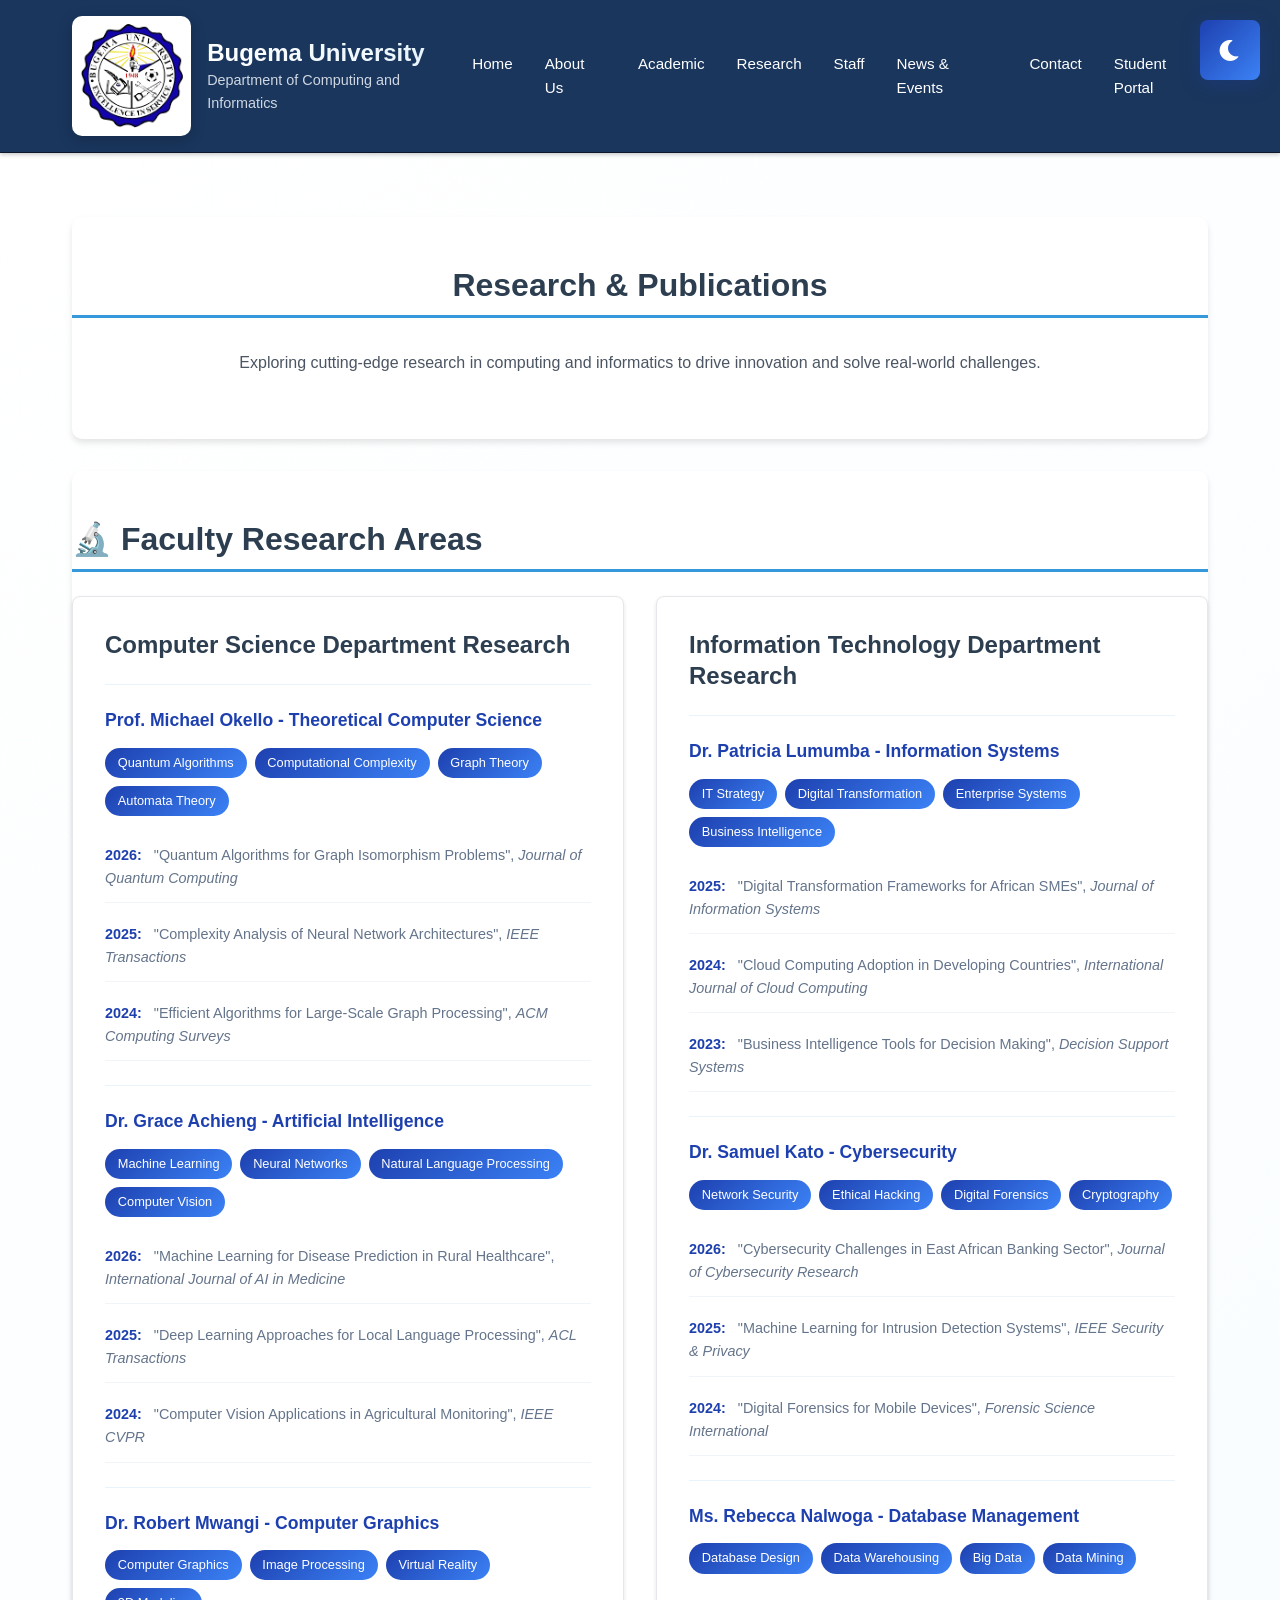
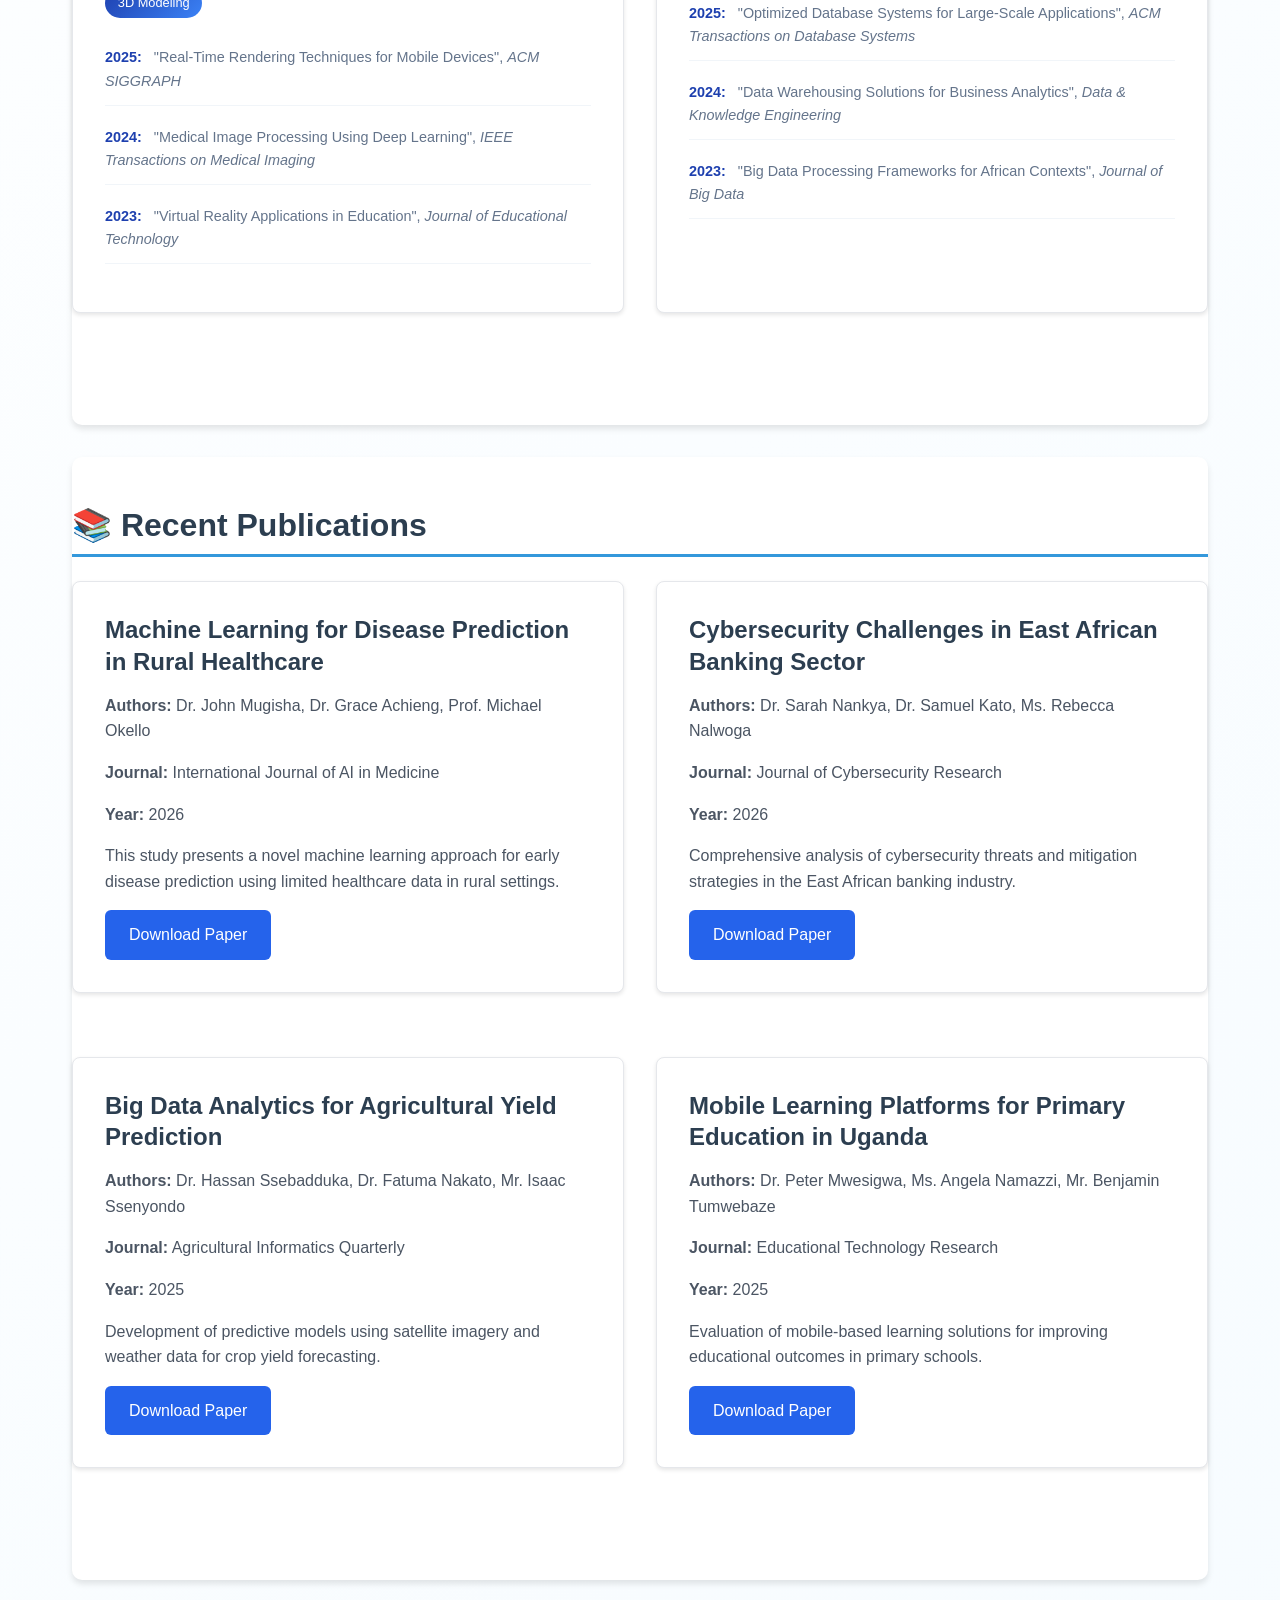
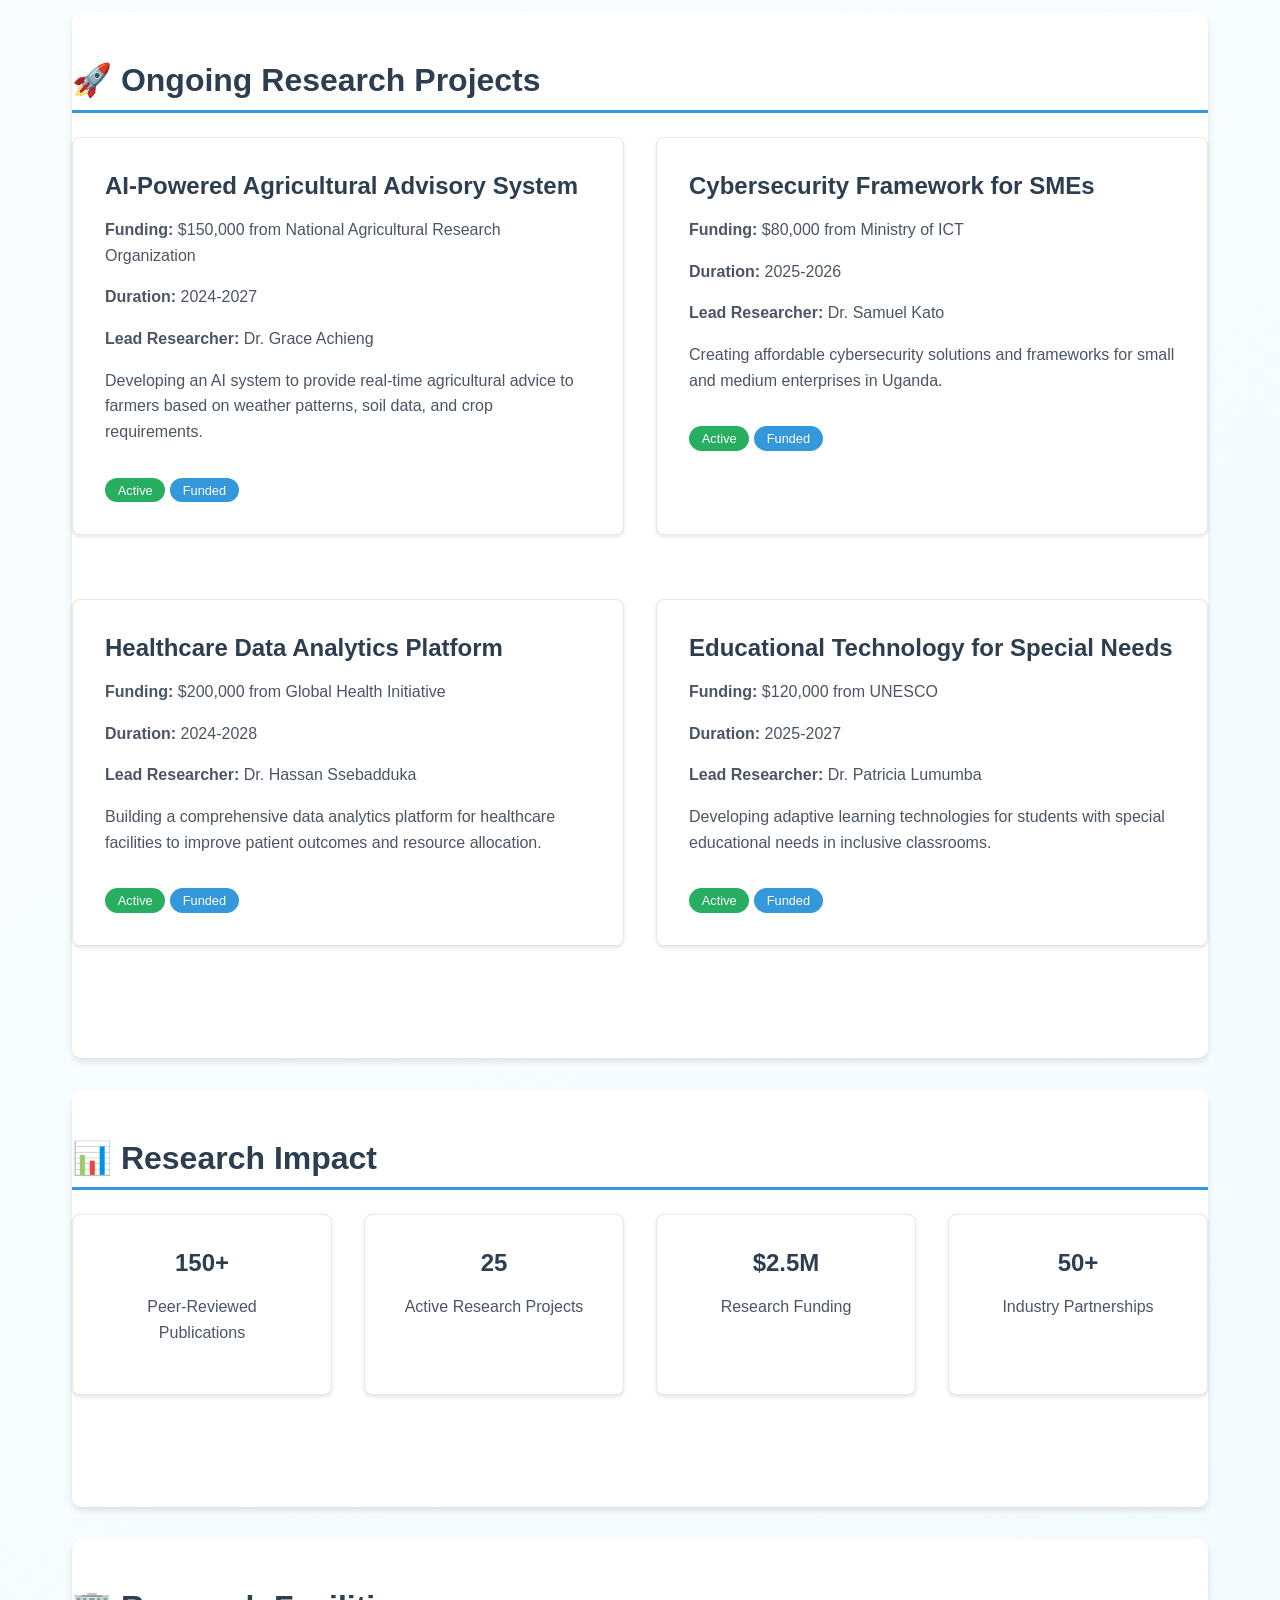
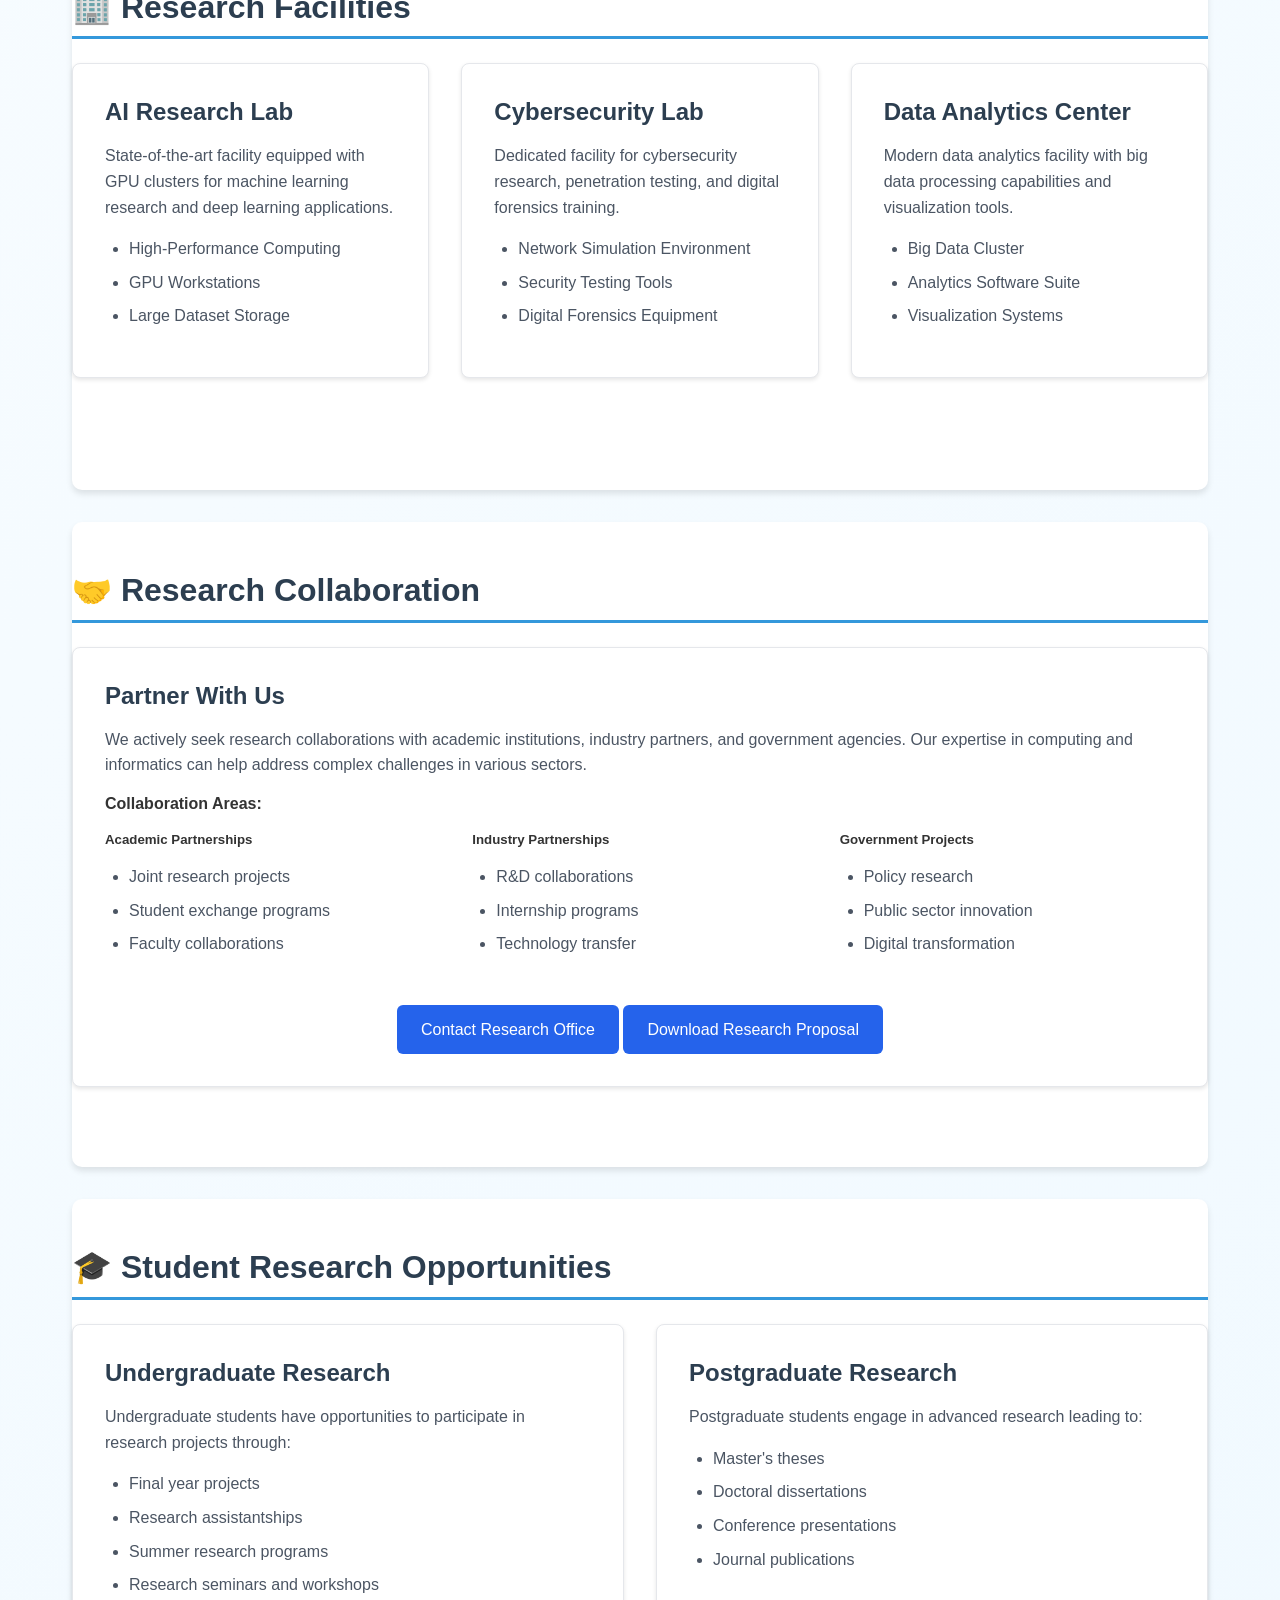
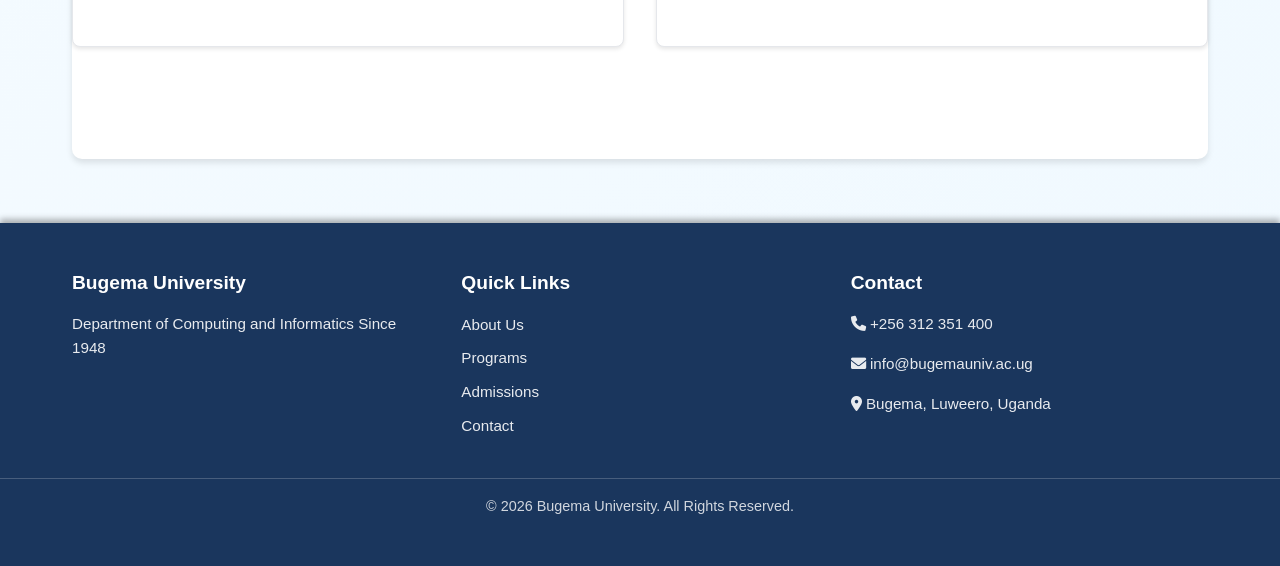
<file: research.html>
<!DOCTYPE html>
<html lang="en">
<head>
    <meta charset="UTF-8">
    <meta name="viewport" content="width=device-width, initial-scale=1.0">
    <title>Research - Bugema University</title>
    <link rel="stylesheet" href="styles.css">
    <link rel="stylesheet" href="https://cdnjs.cloudflare.com/ajax/libs/font-awesome/6.0.0/css/all.min.css">
</head>
<body>
    <!-- Theme Toggle Button -->
    <button class="theme-toggle" id="themeToggle" aria-label="Toggle dark/light mode">
        <i class="fas fa-moon icon" id="themeIcon"></i>
    </button>
    <header>
        <div class="header-content">
            <div class="logo-container">
                <img src="IMG/bu.png" alt="Bugema University Logo" class="logo">
                <div class="header-text">
                    <h1>Bugema University</h1>
                    <p>Department of Computing and Informatics</p>
                </div>
            </div>
            <div class="header-nav">
                <ul class="nav-list">
                    <li><a href="index.html">Home</a></li>
                    <li><a href="about.html">About Us</a></li>
                    <li class="dropdown">
                        <a href="departments.html">Academic</a>
                        <div class="dropdown-content">
                            <a href="departments.html">Schools & Departments</a>
                            <a href="programs.html">Programs</a>
                            <a href="admissions.html">Admissions</a>
                            <a href="timetable.html">Timetable</a>
                        </div>
                    </li>
                    <li class="dropdown">
                        <a href="research.html">Research</a>
                        <div class="dropdown-content">
                            <a href="research.html">Research Overview</a>
                            <a href="faculty-achievements.html">Faculty Achievements</a>
                            <a href="publications.html">Publications</a>
                        </div>
                    </li>
                    <li><a href="staff.html">Staff</a></li>
                    <li><a href="news.html">News & Events</a></li>
                    <li><a href="contact.html">Contact</a></li>
                    <li class="dropdown">
                        <a href="student-portal.html">Student Portal</a>
                        <div class="dropdown-content">
                            <a href="student-portal.html">Student Portal</a>
                            <a href="course-registration.html">Course Registration</a>
                            <a href="downloadable-forms.html">Forms</a>
                        </div>
                    </li>
                </ul>
            </div>
        </div>
    </header>

    <main>
        <div class="container">
            <!-- Page Header -->
            <section class="section ">
                <div class="text-center">
                    <h2>Research & Publications</h2>
                    <p class="mt-2">Exploring cutting-edge research in computing and informatics to drive innovation and solve real-world challenges.</p>
                </div>
            </section>

            <!-- Faculty Research Areas -->
            <section class="section ">
                <h2>🔬 Faculty Research Areas</h2>
                <div class="grid grid-2">
                    <!-- Computer Science Research -->
                    <div class="card">
                        <h3>Computer Science Department Research</h3>
                        
                        <div class="faculty-section">
                            <h4>Prof. Michael Okello - Theoretical Computer Science</h4>
                            <div class="research-interests">
                                <span class="research-tag">Quantum Algorithms</span>
                                <span class="research-tag">Computational Complexity</span>
                                <span class="research-tag">Graph Theory</span>
                                <span class="research-tag">Automata Theory</span>
                            </div>
                            <ul class="publications-list">
                                <li><span class="year">2026:</span> "Quantum Algorithms for Graph Isomorphism Problems", <em>Journal of Quantum Computing</em></li>
                                <li><span class="year">2025:</span> "Complexity Analysis of Neural Network Architectures", <em>IEEE Transactions</em></li>
                                <li><span class="year">2024:</span> "Efficient Algorithms for Large-Scale Graph Processing", <em>ACM Computing Surveys</em></li>
                            </ul>
                        </div>
                        
                        <div class="faculty-section">
                            <h4>Dr. Grace Achieng - Artificial Intelligence</h4>
                            <div class="research-interests">
                                <span class="research-tag">Machine Learning</span>
                                <span class="research-tag">Neural Networks</span>
                                <span class="research-tag">Natural Language Processing</span>
                                <span class="research-tag">Computer Vision</span>
                            </div>
                            <ul class="publications-list">
                                <li><span class="year">2026:</span> "Machine Learning for Disease Prediction in Rural Healthcare", <em>International Journal of AI in Medicine</em></li>
                                <li><span class="year">2025:</span> "Deep Learning Approaches for Local Language Processing", <em>ACL Transactions</em></li>
                                <li><span class="year">2024:</span> "Computer Vision Applications in Agricultural Monitoring", <em>IEEE CVPR</em></li>
                            </ul>
                        </div>
                        
                        <div class="faculty-section">
                            <h4>Dr. Robert Mwangi - Computer Graphics</h4>
                            <div class="research-interests">
                                <span class="research-tag">Computer Graphics</span>
                                <span class="research-tag">Image Processing</span>
                                <span class="research-tag">Virtual Reality</span>
                                <span class="research-tag">3D Modeling</span>
                            </div>
                            <ul class="publications-list">
                                <li><span class="year">2025:</span> "Real-Time Rendering Techniques for Mobile Devices", <em>ACM SIGGRAPH</em></li>
                                <li><span class="year">2024:</span> "Medical Image Processing Using Deep Learning", <em>IEEE Transactions on Medical Imaging</em></li>
                                <li><span class="year">2023:</span> "Virtual Reality Applications in Education", <em>Journal of Educational Technology</em></li>
                            </ul>
                        </div>
                    </div>

                    <!-- Information Technology Research -->
                    <div class="card">
                        <h3>Information Technology Department Research</h3>
                        
                        <div class="faculty-section">
                            <h4>Dr. Patricia Lumumba - Information Systems</h4>
                            <div class="research-interests">
                                <span class="research-tag">IT Strategy</span>
                                <span class="research-tag">Digital Transformation</span>
                                <span class="research-tag">Enterprise Systems</span>
                                <span class="research-tag">Business Intelligence</span>
                            </div>
                            <ul class="publications-list">
                                <li><span class="year">2025:</span> "Digital Transformation Frameworks for African SMEs", <em>Journal of Information Systems</em></li>
                                <li><span class="year">2024:</span> "Cloud Computing Adoption in Developing Countries", <em>International Journal of Cloud Computing</em></li>
                                <li><span class="year">2023:</span> "Business Intelligence Tools for Decision Making", <em>Decision Support Systems</em></li>
                            </ul>
                        </div>
                        
                        <div class="faculty-section">
                            <h4>Dr. Samuel Kato - Cybersecurity</h4>
                            <div class="research-interests">
                                <span class="research-tag">Network Security</span>
                                <span class="research-tag">Ethical Hacking</span>
                                <span class="research-tag">Digital Forensics</span>
                                <span class="research-tag">Cryptography</span>
                            </div>
                            <ul class="publications-list">
                                <li><span class="year">2026:</span> "Cybersecurity Challenges in East African Banking Sector", <em>Journal of Cybersecurity Research</em></li>
                                <li><span class="year">2025:</span> "Machine Learning for Intrusion Detection Systems", <em>IEEE Security & Privacy</em></li>
                                <li><span class="year">2024:</span> "Digital Forensics for Mobile Devices", <em>Forensic Science International</em></li>
                            </ul>
                        </div>
                        
                        <div class="faculty-section">
                            <h4>Ms. Rebecca Nalwoga - Database Management</h4>
                            <div class="research-interests">
                                <span class="research-tag">Database Design</span>
                                <span class="research-tag">Data Warehousing</span>
                                <span class="research-tag">Big Data</span>
                                <span class="research-tag">Data Mining</span>
                            </div>
                            <ul class="publications-list">
                                <li><span class="year">2025:</span> "Optimized Database Systems for Large-Scale Applications", <em>ACM Transactions on Database Systems</em></li>
                                <li><span class="year">2024:</span> "Data Warehousing Solutions for Business Analytics", <em>Data & Knowledge Engineering</em></li>
                                <li><span class="year">2023:</span> "Big Data Processing Frameworks for African Contexts", <em>Journal of Big Data</em></li>
                            </ul>
                        </div>
                    </div>
                </div>
            </section>

            <!-- Recent Publications -->
            <section class="section ">
                <h2>📚 Recent Publications</h2>
                <div class="grid grid-2">
                    <div class="card">
                        <h3>Machine Learning for Disease Prediction in Rural Healthcare</h3>
                        <p><strong>Authors:</strong> Dr. John Mugisha, Dr. Grace Achieng, Prof. Michael Okello</p>
                        <p><strong>Journal:</strong> International Journal of AI in Medicine</p>
                        <p><strong>Year:</strong> 2026</p>
                        <p>This study presents a novel machine learning approach for early disease prediction using limited healthcare data in rural settings.</p>
                        <a href="#" class="btn">Download Paper</a>
                    </div>

                    <div class="card">
                        <h3>Cybersecurity Challenges in East African Banking Sector</h3>
                        <p><strong>Authors:</strong> Dr. Sarah Nankya, Dr. Samuel Kato, Ms. Rebecca Nalwoga</p>
                        <p><strong>Journal:</strong> Journal of Cybersecurity Research</p>
                        <p><strong>Year:</strong> 2026</p>
                        <p>Comprehensive analysis of cybersecurity threats and mitigation strategies in the East African banking industry.</p>
                        <a href="#" class="btn">Download Paper</a>
                    </div>

                    <div class="card">
                        <h3>Big Data Analytics for Agricultural Yield Prediction</h3>
                        <p><strong>Authors:</strong> Dr. Hassan Ssebadduka, Dr. Fatuma Nakato, Mr. Isaac Ssenyondo</p>
                        <p><strong>Journal:</strong> Agricultural Informatics Quarterly</p>
                        <p><strong>Year:</strong> 2025</p>
                        <p>Development of predictive models using satellite imagery and weather data for crop yield forecasting.</p>
                        <a href="#" class="btn">Download Paper</a>
                    </div>

                    <div class="card">
                        <h3>Mobile Learning Platforms for Primary Education in Uganda</h3>
                        <p><strong>Authors:</strong> Dr. Peter Mwesigwa, Ms. Angela Namazzi, Mr. Benjamin Tumwebaze</p>
                        <p><strong>Journal:</strong> Educational Technology Research</p>
                        <p><strong>Year:</strong> 2025</p>
                        <p>Evaluation of mobile-based learning solutions for improving educational outcomes in primary schools.</p>
                        <a href="#" class="btn">Download Paper</a>
                    </div>
                </div>
            </section>

            <!-- Ongoing Projects -->
            <section class="section ">
                <h2>🚀 Ongoing Research Projects</h2>
                <div class="grid grid-2">
                    <div class="card">
                        <h3>AI-Powered Agricultural Advisory System</h3>
                        <p><strong>Funding:</strong> $150,000 from National Agricultural Research Organization</p>
                        <p><strong>Duration:</strong> 2024-2027</p>
                        <p><strong>Lead Researcher:</strong> Dr. Grace Achieng</p>
                        <p>Developing an AI system to provide real-time agricultural advice to farmers based on weather patterns, soil data, and crop requirements.</p>
                        <div class="mt-2">
                            <span class="badge" style="background: #27ae60; color: white; padding: 0.3rem 0.8rem; border-radius: 15px; font-size: 0.8rem;">Active</span>
                            <span class="badge" style="background: #3498db; color: white; padding: 0.3rem 0.8rem; border-radius: 15px; font-size: 0.8rem;">Funded</span>
                        </div>
                    </div>

                    <div class="card">
                        <h3>Cybersecurity Framework for SMEs</h3>
                        <p><strong>Funding:</strong> $80,000 from Ministry of ICT</p>
                        <p><strong>Duration:</strong> 2025-2026</p>
                        <p><strong>Lead Researcher:</strong> Dr. Samuel Kato</p>
                        <p>Creating affordable cybersecurity solutions and frameworks for small and medium enterprises in Uganda.</p>
                        <div class="mt-2">
                            <span class="badge" style="background: #27ae60; color: white; padding: 0.3rem 0.8rem; border-radius: 15px; font-size: 0.8rem;">Active</span>
                            <span class="badge" style="background: #3498db; color: white; padding: 0.3rem 0.8rem; border-radius: 15px; font-size: 0.8rem;">Funded</span>
                        </div>
                    </div>

                    <div class="card">
                        <h3>Healthcare Data Analytics Platform</h3>
                        <p><strong>Funding:</strong> $200,000 from Global Health Initiative</p>
                        <p><strong>Duration:</strong> 2024-2028</p>
                        <p><strong>Lead Researcher:</strong> Dr. Hassan Ssebadduka</p>
                        <p>Building a comprehensive data analytics platform for healthcare facilities to improve patient outcomes and resource allocation.</p>
                        <div class="mt-2">
                            <span class="badge" style="background: #27ae60; color: white; padding: 0.3rem 0.8rem; border-radius: 15px; font-size: 0.8rem;">Active</span>
                            <span class="badge" style="background: #3498db; color: white; padding: 0.3rem 0.8rem; border-radius: 15px; font-size: 0.8rem;">Funded</span>
                        </div>
                    </div>

                    <div class="card">
                        <h3>Educational Technology for Special Needs</h3>
                        <p><strong>Funding:</strong> $120,000 from UNESCO</p>
                        <p><strong>Duration:</strong> 2025-2027</p>
                        <p><strong>Lead Researcher:</strong> Dr. Patricia Lumumba</p>
                        <p>Developing adaptive learning technologies for students with special educational needs in inclusive classrooms.</p>
                        <div class="mt-2">
                            <span class="badge" style="background: #27ae60; color: white; padding: 0.3rem 0.8rem; border-radius: 15px; font-size: 0.8rem;">Active</span>
                            <span class="badge" style="background: #3498db; color: white; padding: 0.3rem 0.8rem; border-radius: 15px; font-size: 0.8rem;">Funded</span>
                        </div>
                    </div>
                </div>
            </section>

            <!-- Research Statistics -->
            <section class="section ">
                <h2>📊 Research Impact</h2>
                <div class="grid grid-4">
                    <div class="card text-center">
                        <h3>150+</h3>
                        <p>Peer-Reviewed Publications</p>
                    </div>
                    <div class="card text-center">
                        <h3>25</h3>
                        <p>Active Research Projects</p>
                    </div>
                    <div class="card text-center">
                        <h3>$2.5M</h3>
                        <p>Research Funding</p>
                    </div>
                    <div class="card text-center">
                        <h3>50+</h3>
                        <p>Industry Partnerships</p>
                    </div>
                </div>
            </section>

            <!-- Research Facilities -->
            <section class="section ">
                <h2>🏢 Research Facilities</h2>
                <div class="grid grid-3">
                    <div class="card">
                        <h3>AI Research Lab</h3>
                        <p>State-of-the-art facility equipped with GPU clusters for machine learning research and deep learning applications.</p>
                        <ul>
                            <li>High-Performance Computing</li>
                            <li>GPU Workstations</li>
                            <li>Large Dataset Storage</li>
                        </ul>
                    </div>

                    <div class="card">
                        <h3>Cybersecurity Lab</h3>
                        <p>Dedicated facility for cybersecurity research, penetration testing, and digital forensics training.</p>
                        <ul>
                            <li>Network Simulation Environment</li>
                            <li>Security Testing Tools</li>
                            <li>Digital Forensics Equipment</li>
                        </ul>
                    </div>

                    <div class="card">
                        <h3>Data Analytics Center</h3>
                        <p>Modern data analytics facility with big data processing capabilities and visualization tools.</p>
                        <ul>
                            <li>Big Data Cluster</li>
                            <li>Analytics Software Suite</li>
                            <li>Visualization Systems</li>
                        </ul>
                    </div>
                </div>
            </section>

            <!-- Collaboration Opportunities -->
            <section class="section ">
                <h2>🤝 Research Collaboration</h2>
                <div class="card">
                    <h3>Partner With Us</h3>
                    <p>We actively seek research collaborations with academic institutions, industry partners, and government agencies. Our expertise in computing and informatics can help address complex challenges in various sectors.</p>
                    
                    <h4>Collaboration Areas:</h4>
                    <div class="grid grid-3">
                        <div>
                            <h5>Academic Partnerships</h5>
                            <ul>
                                <li>Joint research projects</li>
                                <li>Student exchange programs</li>
                                <li>Faculty collaborations</li>
                            </ul>
                        </div>
                        <div>
                            <h5>Industry Partnerships</h5>
                            <ul>
                                <li>R&D collaborations</li>
                                <li>Internship programs</li>
                                <li>Technology transfer</li>
                            </ul>
                        </div>
                        <div>
                            <h5>Government Projects</h5>
                            <ul>
                                <li>Policy research</li>
                                <li>Public sector innovation</li>
                                <li>Digital transformation</li>
                            </ul>
                        </div>
                    </div>
                    
                    <div class="text-center mt-2">
                        <a href="contact.html" class="btn">Contact Research Office</a>
                        <a href="#" class="btn btn-secondary">Download Research Proposal</a>
                    </div>
                </div>
            </section>

            <!-- Student Research -->
            <section class="section ">
                <h2>🎓 Student Research Opportunities</h2>
                <div class="grid grid-2">
                    <div class="card">
                        <h3>Undergraduate Research</h3>
                        <p>Undergraduate students have opportunities to participate in research projects through:</p>
                        <ul>
                            <li>Final year projects</li>
                            <li>Research assistantships</li>
                            <li>Summer research programs</li>
                            <li>Research seminars and workshops</li>
                        </ul>
                    </div>

                    <div class="card">
                        <h3>Postgraduate Research</h3>
                        <p>Postgraduate students engage in advanced research leading to:</p>
                        <ul>
                            <li>Master's theses</li>
                            <li>Doctoral dissertations</li>
                            <li>Conference presentations</li>
                            <li>Journal publications</li>
                        </ul>
                    </div>
                </div>
            </section>
        </div>
    </main>

    <!-- Compact Footer -->
    <footer class="compact-footer">
        <div class="footer-content">
            <div class="footer-section">
                <h3>Bugema University</h3>
                <p>Department of Computing and Informatics Since 1948</p>
            </div>
            <div class="footer-section">
                <h3>Quick Links</h3>
                <ul>
                    <li><a href="about.html">About Us</a></li>
                    <li><a href="programs.html">Programs</a></li>
                    <li><a href="admissions.html">Admissions</a></li>
                    <li><a href="contact.html">Contact</a></li>
                </ul>
            </div>
            <div class="footer-section">
                <h3>Contact</h3>
                <p><i class="fas fa-phone"></i> +256 312 351 400</p>
                <p><i class="fas fa-envelope"></i> info@bugemauniv.ac.ug</p>
                <p><i class="fas fa-map-marker-alt"></i> Bugema, Luweero, Uganda</p>
            </div>
        </div>
        <div class="footer-bottom">
            <p>&copy; 2026 Bugema University. All Rights Reserved.</p>
        </div>
    </footer>

    <script src="script.js"></script>
</body>
</html>
</file>
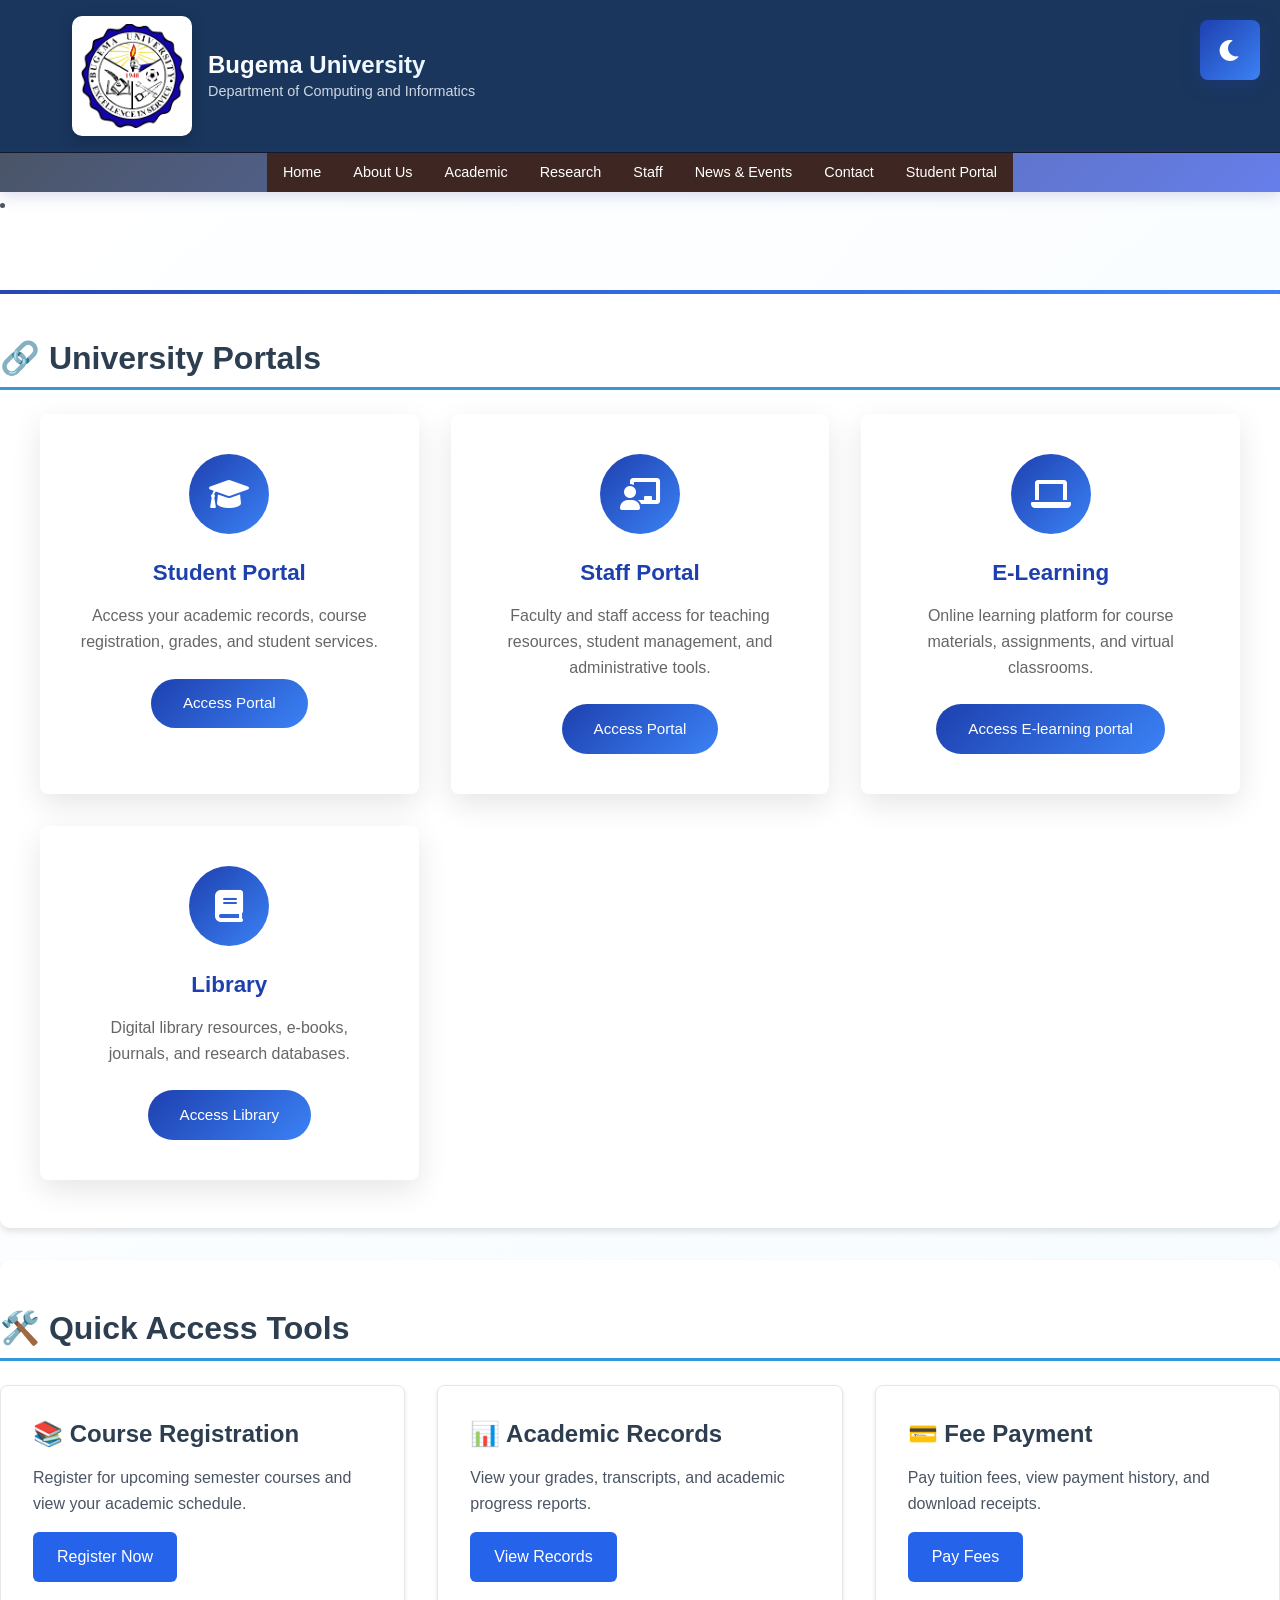
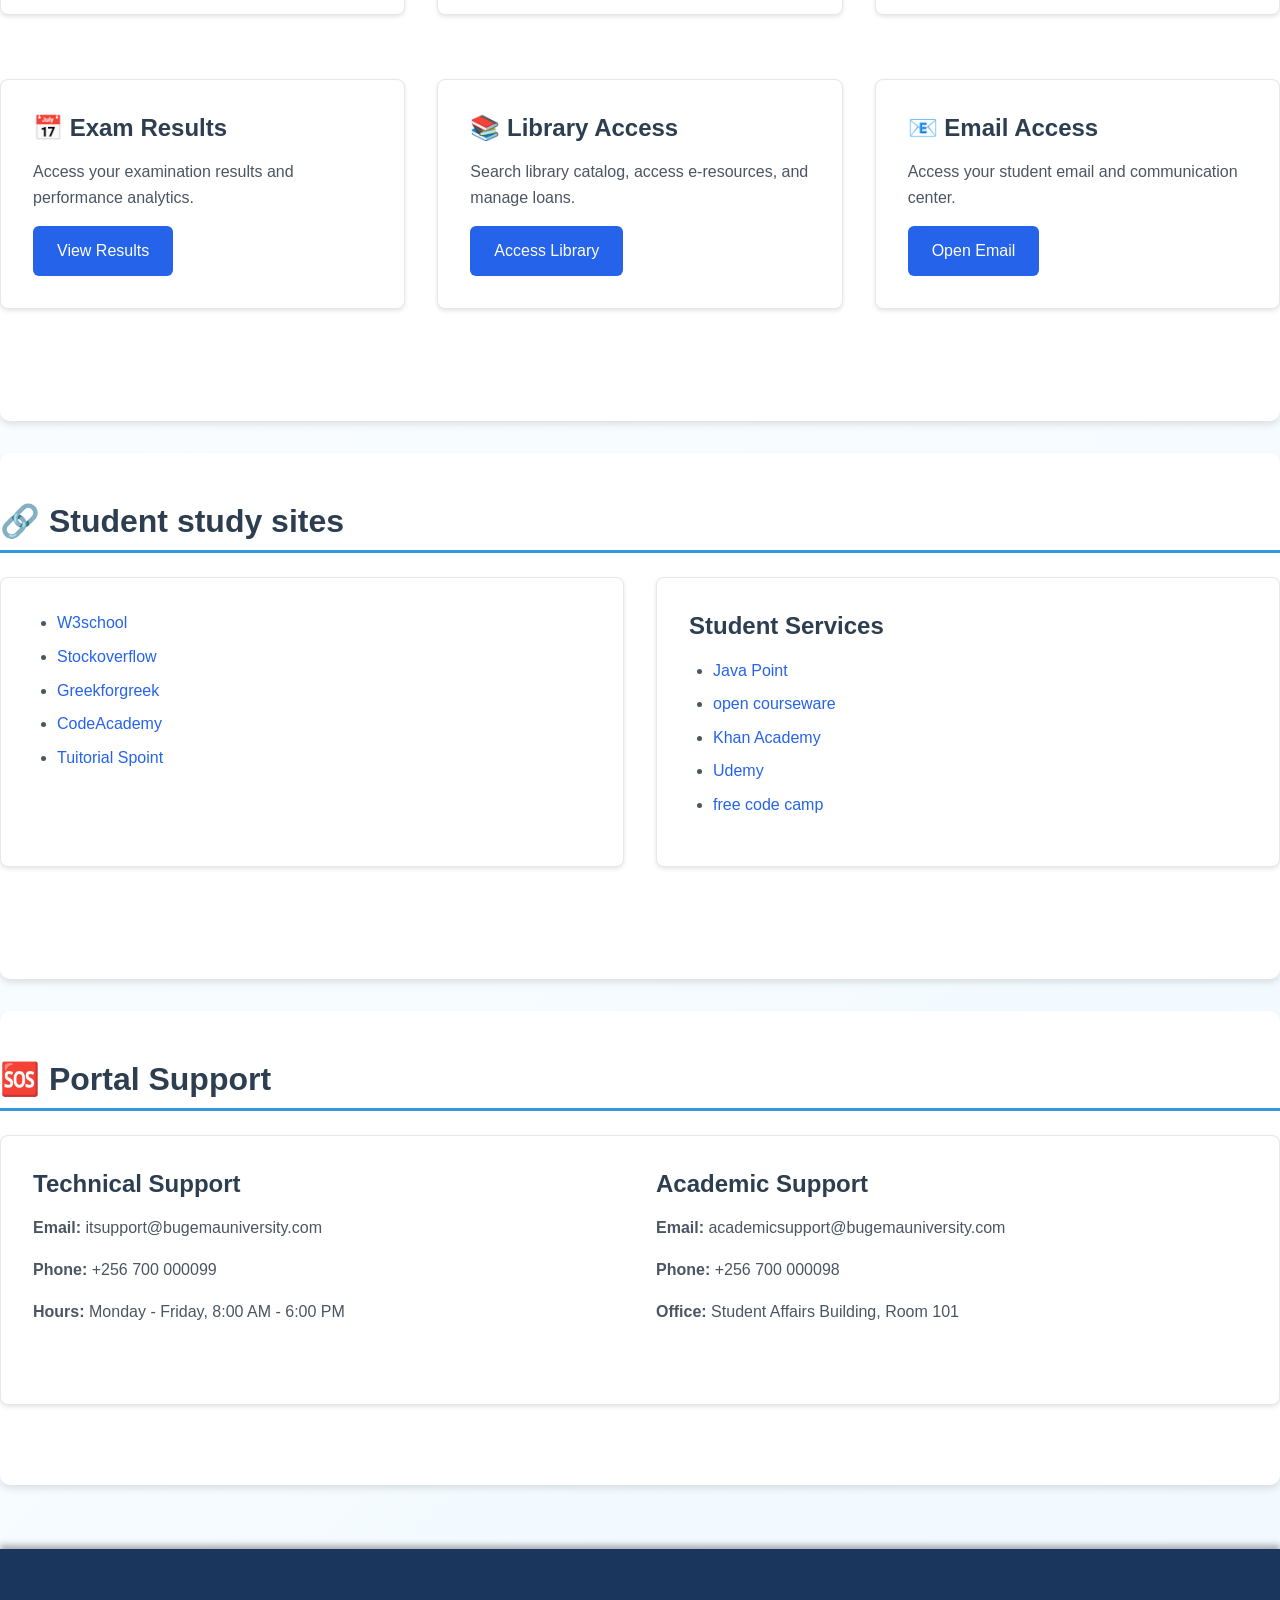
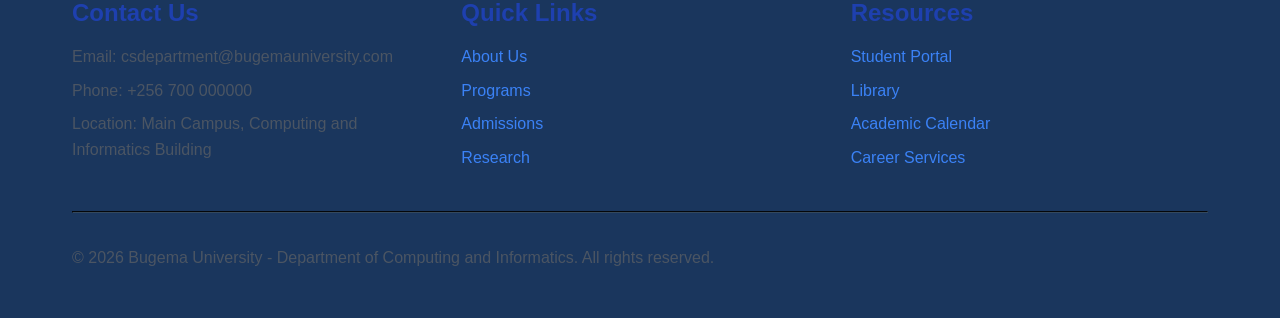
<file: student-portal.html>
<!DOCTYPE html>
<html lang="en">
<head>
    <meta charset="UTF-8">
    <meta name="viewport" content="width=device-width, initial-scale=1.0">
    <title>Student Portal - Bugema University</title>
    <link rel="stylesheet" href="styles.css">
    <link rel="stylesheet" href="https://cdnjs.cloudflare.com/ajax/libs/font-awesome/6.0.0/css/all.min.css">
</head>
<body>
    <!-- Theme Toggle Button -->
    <button class="theme-toggle" id="themeToggle" aria-label="Toggle dark/light mode">
        <i class="fas fa-moon icon" id="themeIcon"></i>
    </button>
    <header>
        <div class="header-content">
            <div class="logo-container">
                <img src="IMG/bu.png" alt="Bugema University Logo" class="logo">
                <div class="header-text">
                    <h1>Bugema University</h1>
                    <p>Department of Computing and Informatics</p>
                </div>
            </div>
        </div>
    </header>

    <nav>
        <div class="nav-container">
            <ul class="nav-list">
                <li><a href="index.html">Home</a></li>
                <li><a href="about.html">About Us</a></li>
                <li class="dropdown">
                    <a href="departments.html">Academic</a>
                    <div class="dropdown-content">
                        <a href="departments.html">Schools & Departments</a>
                        <a href="programs.html">Programs</a>
                        <a href="admissions.html">Admissions</a>
                        <a href="timetable.html">Timetable</a>
                    </div>
                </li>
                <li class="dropdown">
                    <a href="research.html">Research</a>
                    <div class="dropdown-content">
                        <a href="research.html">Research Overview</a>
                        <a href="faculty-achievements.html">Faculty Achievements</a>
                        <a href="publications.html">Publications</a>
                    </div>
                </li>
                <li><a href="staff.html">Staff</a></li>
                <li><a href="news.html">News & Events</a></li>
                <li><a href="contact.html">Contact</a></li>
                <li class="dropdown">
                    <a href="student-portal.html">Student Portal</a>
                    <div class="dropdown-content">
                        <a href="student-portal.html">Student Portal</a>
                        <a href="course-registration.html">Course Registration</a>
                        <a href="downloadable-forms.html">Forms</a>
                    </div>
                </li>
            </ul>
        </div>
    </nav>
                
                <li class="dropdown">
                    
                    <div class="dropdown-content">
                        <a href="student-portal.html">Student Portal</a>
                        <a href="course-registration.html">Course Registration</a>
                        <a href="downloadable-forms.html">Forms</a>
                    </div>
                </li>
            </ul>
        </div>
    </nav>

    <main>
         <!-- University Portals Access -->
            <section class="section fade-in">
                <h2>🔗 University Portals</h2>
                <div class="portal-grid">
                    <div class="portal-card">
                        <div class="portal-icon">
                            <i class="fas fa-graduation-cap"></i>
                        </div>
                        <h3>Student Portal</h3>
                        <p>Access your academic records, course registration, grades, and student services.</p>
                        <a href="https://erms.bugemauniv.ac.ug/student/login/" target="_blank" class="btn-primary">Access Portal</a>
                    </div>
                    <div class="portal-card">
                        <div class="portal-icon">
                            <i class="fas fa-chalkboard-teacher"></i>
                        </div>
                        <h3>Staff Portal</h3>
                        <p>Faculty and staff access for teaching resources, student management, and administrative tools.</p>
                        <a href="https://erms.bugemauniv.ac.ug/buerms/" target="_blank" class="btn-primary">Access Portal</a>
                    </div>
                    <div class="portal-card">
                        <div class="portal-icon">
                            <i class="fas fa-laptop"></i>
                        </div>
                        <h3>E-Learning</h3>
                        <p>Online learning platform for course materials, assignments, and virtual classrooms.</p>
                        <a href="https://elearning.bugemauniv.ac.ug/" target="_blank" class="btn-primary">Access E-learning portal</a>
                    </div>
                    <div class="portal-card">
                        <div class="portal-icon">
                            <i class="fas fa-book"></i>
                        </div>
                        <h3>Library</h3>
                        <p>Digital library resources, e-books, journals, and research databases.</p>
                        <a href="https://lib.bugemauniv.ac.ug/" target="_blank" class="btn-primary">Access Library</a>
                    </div>
                </div>
            </section>

            <!-- Quick Access Tools -->
            <section class="section fade-in">
                <h2>🛠️ Quick Access Tools</h2>
                <div class="grid grid-3">
                    <div class="card">
                        <h3>📚 Course Registration</h3>
                        <p>Register for upcoming semester courses and view your academic schedule.</p>
                        <a href="#" class="btn">Register Now</a>
                    </div>
                    <div class="card">
                        <h3>📊 Academic Records</h3>
                        <p>View your grades, transcripts, and academic progress reports.</p>
                        <a href="#" class="btn">View Records</a>
                    </div>
                    <div class="card">
                        <h3>💳 Fee Payment</h3>
                        <p>Pay tuition fees, view payment history, and download receipts.</p>
                        <a href="#" class="btn">Pay Fees</a>
                    </div>
                    <div class="card">
                        <h3>📅 Exam Results</h3>
                        <p>Access your examination results and performance analytics.</p>
                        <a href="#" class="btn">View Results</a>
                    </div>
                    <div class="card">
                        <h3>📚 Library Access</h3>
                        <p>Search library catalog, access e-resources, and manage loans.</p>
                        <a href="#" class="btn">Access Library</a>
                    </div>
                    <div class="card">
                        <h3>📧 Email Access</h3>
                        <p>Access your student email and communication center.</p>
                        <a href="#" class="btn">Open Email</a>
                    </div>
                </div>
            </section>

            <!-- Important Links -->
            <section class="section fade-in">
                <h2>🔗 Student study sites</h2>
                <div class="grid grid-2">
                    <div class="card">

                        <ul>
                            <li><a href="https://www.w3schools.com">W3school</a></li>
                            <li><a href="https://stackoverflow.com">Stockoverflow</a></li>
                            <li><a href="https://www.geeksforgeeks.org">Greekforgreek</a></li>
                            <li><a href=" Website: https://www.codecademy.com">CodeAcademy</a></li>
                            <li><a href="https://www.tutorialspoint.com">Tuitorial Spoint</a></li>
                        </ul>
                    </div>
                    <div class="card">
                        <h3>Student Services</h3>
                        <ul>
                            <li><a href="https://www.javatpoint.com">Java Point </a></li>
                            <li><a href="https://ocw.mit.edu">open courseware</a></li>
                            <li><a href="https://www.khanacademy.org">Khan Academy</a></li>
                            <li><a href="https://www.udemy.com">Udemy</a></li>
                            <li><a href="https://www.freecodecamp.org">free code camp</a></li>
                        </ul>
                    </div>
                </div>
            </section>

            <!-- Support Information -->
            <section class="section fade-in">
                <h2>🆘 Portal Support</h2>
                <div class="card">
                    <div class="grid grid-2">
                        <div>
                            <h3>Technical Support</h3>
                            <p><strong>Email:</strong> itsupport@bugemauniversity.com</p>
                            <p><strong>Phone:</strong> +256 700 000099</p>
                            <p><strong>Hours:</strong> Monday - Friday, 8:00 AM - 6:00 PM</p>
                        </div>
                        <div>
                            <h3>Academic Support</h3>
                            <p><strong>Email:</strong> academicsupport@bugemauniversity.com</p>
                            <p><strong>Phone:</strong> +256 700 000098</p>
                            <p><strong>Office:</strong> Student Affairs Building, Room 101</p>
                        </div>
                    </div>
                </div>
            </section>
        </div>
    </main>

    <footer>
        <div class="container">
            <div class="footer-content">
                <div class="footer-section">
                    <h3>Contact Us</h3>
                    <p>Email: csdepartment@bugemauniversity.com</p>
                    <p>Phone: +256 700 000000</p>
                    <p>Location: Main Campus, Computing and Informatics Building</p>
                </div>
                <div class="footer-section">
                    <h3>Quick Links</h3>
                    <p><a href="about.html">About Us</a></p>
                    <p><a href="programs.html">Programs</a></p>
                    <p><a href="admissions.html">Admissions</a></p>
                    <p><a href="research.html">Research</a></p>
                </div>
                <div class="footer-section">
                    <h3>Resources</h3>
                    <p><a href="student-portal.html">Student Portal</a></p>
                    <p><a href="#">Library</a></p>
                    <p><a href="#">Academic Calendar</a></p>
                    <p><a href="#">Career Services</a></p>
                </div>
            </div>
            <hr style="border-color: #34495e; margin: 2rem 0;">
            <p>&copy; 2026 Bugema University - Department of Computing and Informatics. All rights reserved.</p>
        </div>
    </footer>

    <script>
        // Add fade-in animation on scroll
        const observerOptions = {
            threshold: 0.1,
            rootMargin: '0px 0px -50px 0px'
        };

        const observer = new IntersectionObserver(function(entries) {
            entries.forEach(entry => {
                if (entry.isIntersecting) {
                    entry.target.style.opacity = '1';
                    entry.target.style.transform = 'translateY(0)';
                }
            });
        }, observerOptions);

        document.querySelectorAll('.fade-in').forEach(el => {
            el.style.opacity = '0';
            el.style.transform = 'translateY(20px)';
            el.style.transition = 'opacity 0.8s ease, transform 0.8s ease';
            observer.observe(el);
        });

        // Portal login handler
        document.getElementById('portalLogin').addEventListener('submit', function(e) {
            e.preventDefault();
            
            // Show loading state
            const submitBtn = e.target.querySelector('button[type="submit"]');
            const originalText = submitBtn.textContent;
            submitBtn.textContent = 'Logging in...';
            submitBtn.disabled = true;
            
            // Simulate login process
            setTimeout(() => {
                const formContainer = document.querySelector('#portalLogin').parentElement;
                formContainer.innerHTML = `
                    <div class="text-center" style="padding: 3rem;">
                        <div style="width: 80px; height: 80px; background: #27ae60; color: white; border-radius: 50%; display: flex; align-items: center; justify-content: center; margin: 0 auto 2rem; font-size: 2rem;">✓</div>
                        <h2>Login Successful!</h2>
                        <p>Redirecting to your student dashboard...</p>
                        <div class="mt-2">
                            <a href="index.html" class="btn">Return to Home</a>
                        </div>
                    </div>
                `;
            }, 2000);
        });
    </script>
</body>
</html>
</file>
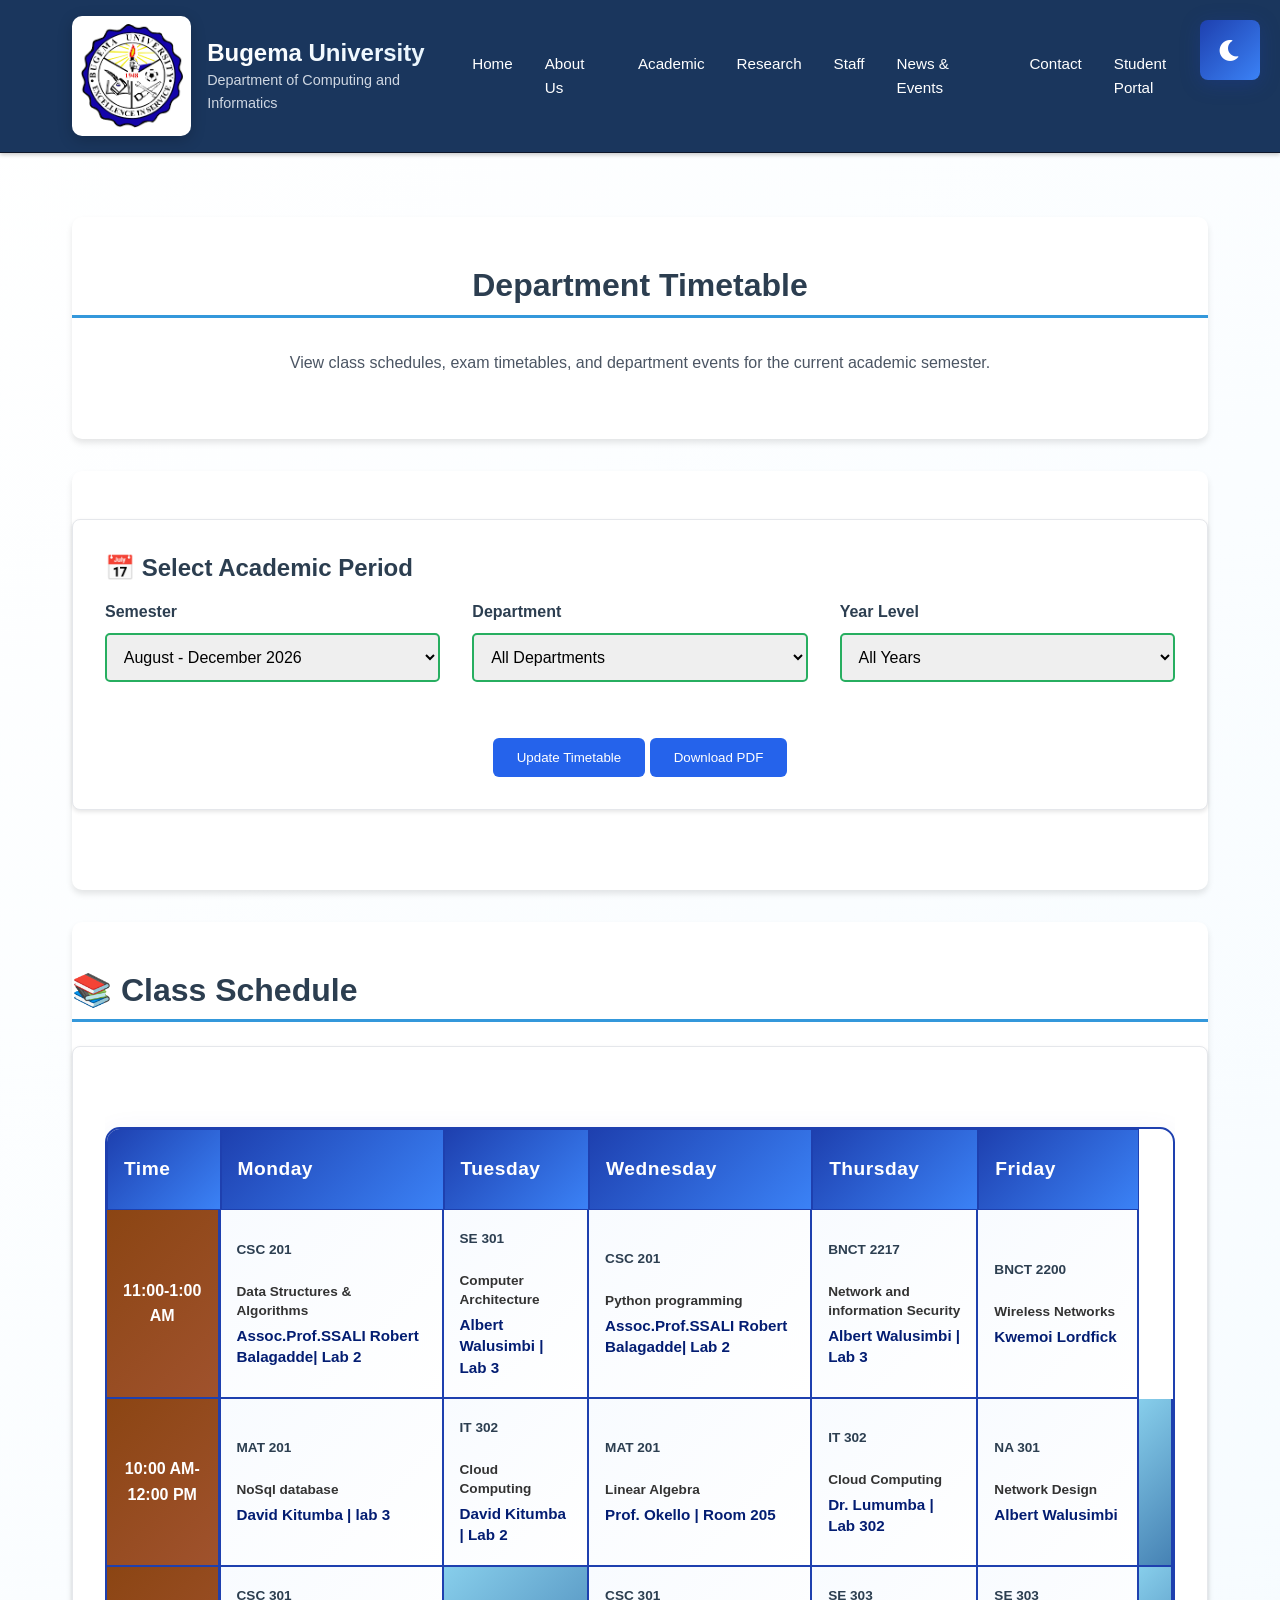
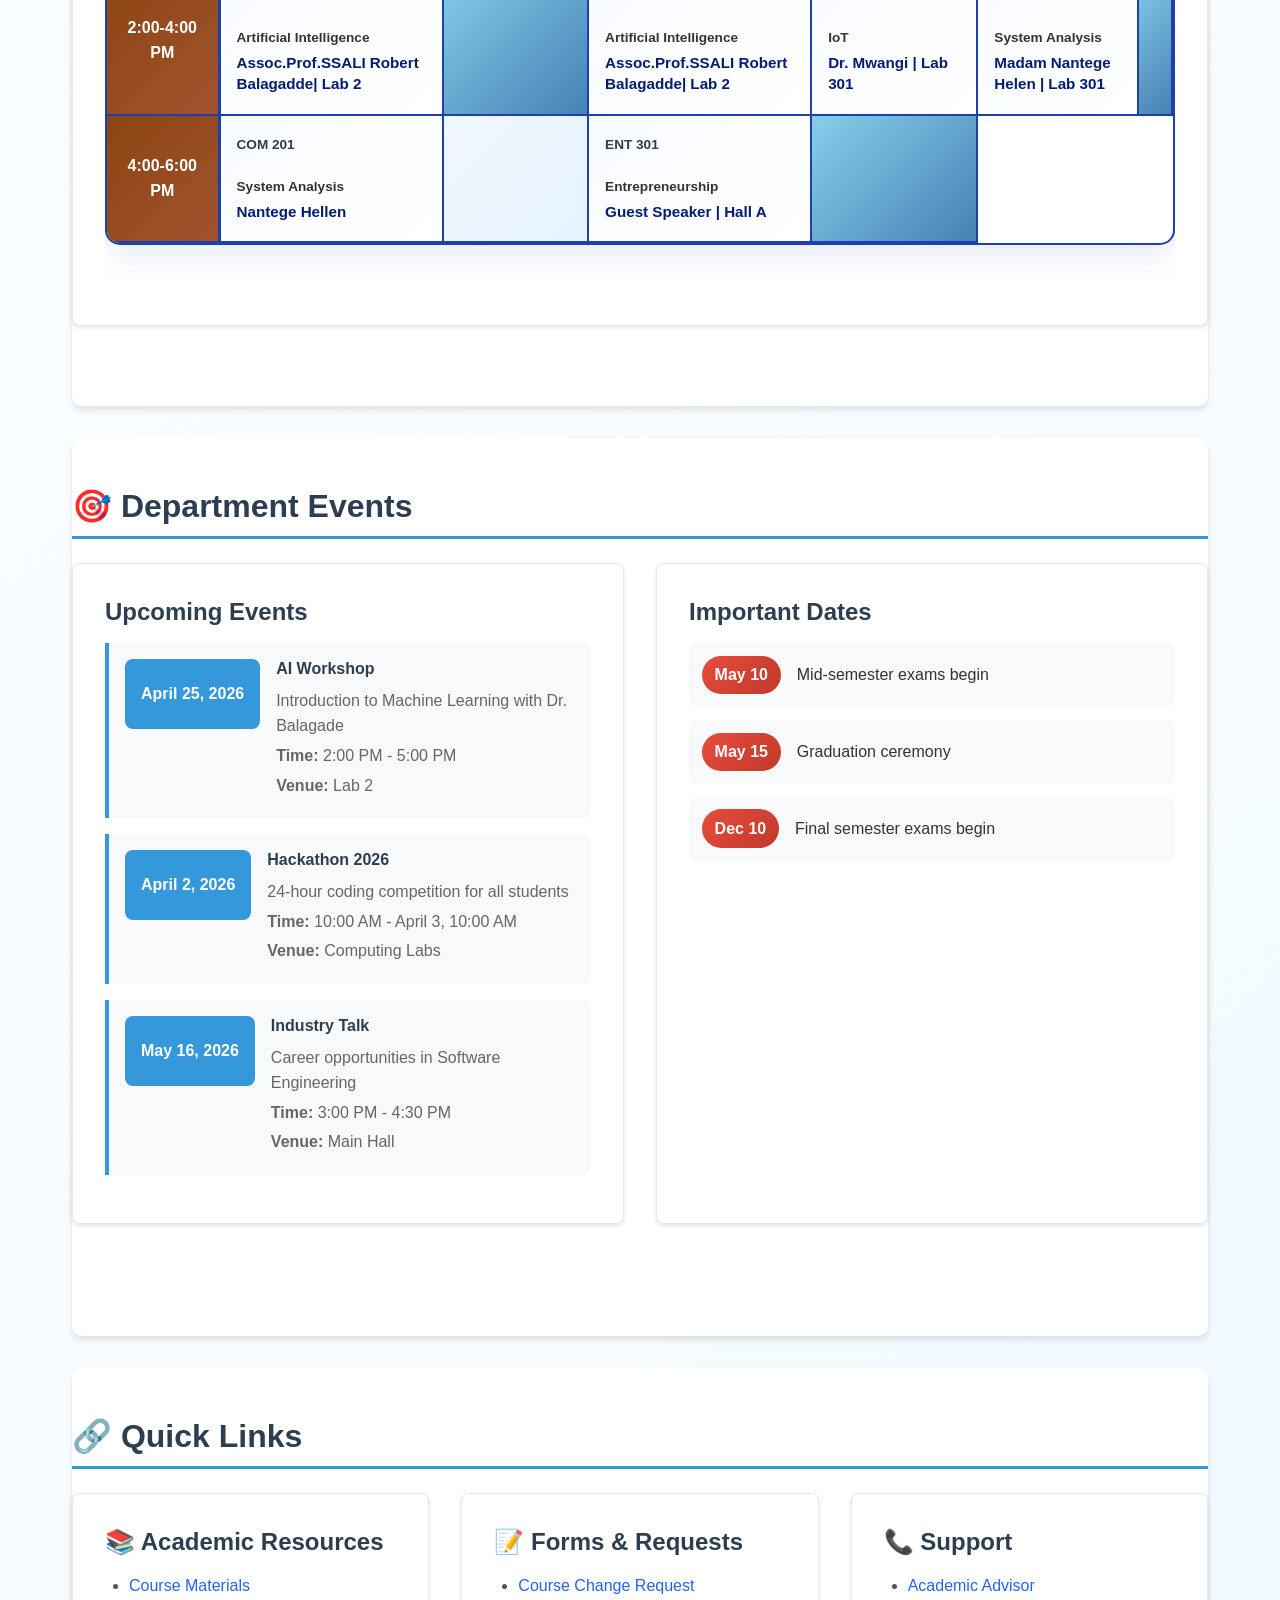
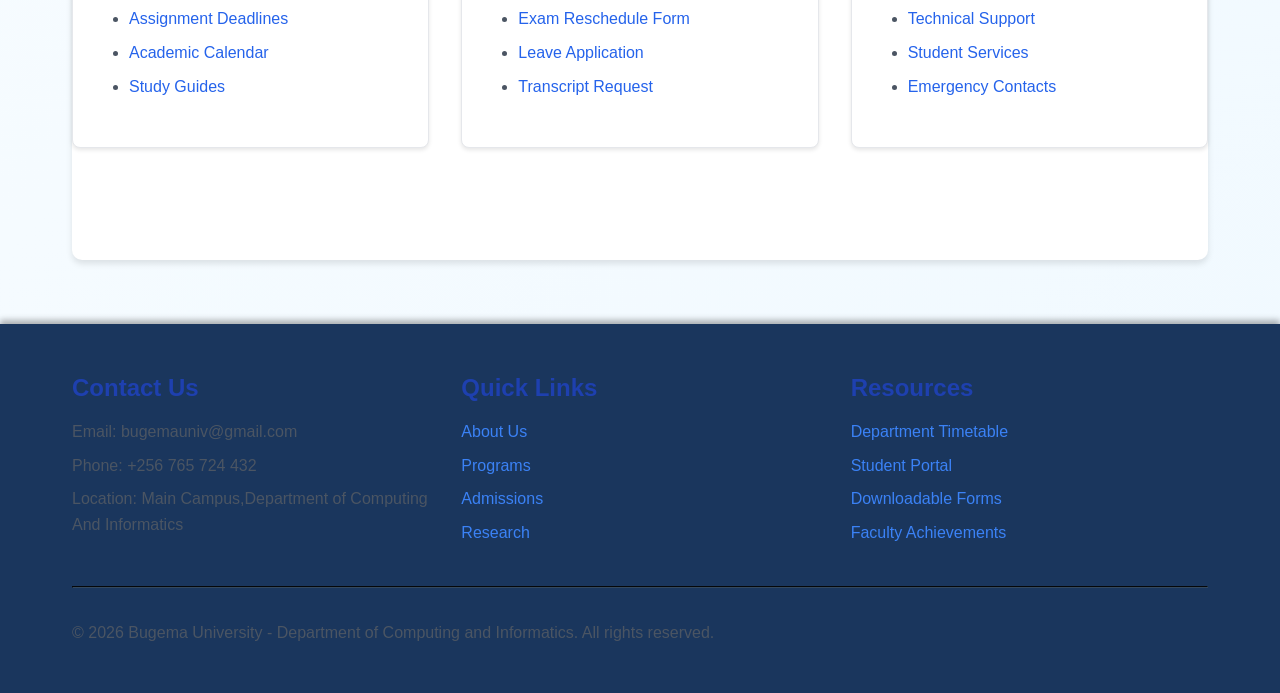
<file: timetable.html>
<!DOCTYPE html>
<html lang="en">
<head>
    <meta charset="UTF-8">
    <meta name="viewport" content="width=device-width, initial-scale=1.0">
    <title>Timetable - Bugema University</title>
    <link rel="stylesheet" href="styles.css">
    <link rel="stylesheet" href="https://cdnjs.cloudflare.com/ajax/libs/font-awesome/6.0.0/css/all.min.css">
    <link rel="preconnect" href="https://fonts.googleapis.com">
    <link rel="preconnect" href="https://fonts.gstatic.com" crossorigin>
</head>

<body>
    <!-- Theme Toggle Button -->
    <button class="theme-toggle" id="themeToggle" aria-label="Toggle dark/light mode">
        <i class="fas fa-moon icon" id="themeIcon"></i>
    </button>
    <header>
        <div class="header-content">
            <div class="logo-container">
                <img src="IMG/bugema_logo.png" alt="Bugema University Logo" class="logo">
                <div class="header-text">
                    <h1>Bugema University</h1>
                    <p>Department of Computing and Informatics</p>
                </div>
            </div>
            <div class="header-nav">
                <ul class="nav-list">
                    <li><a href="index.html">Home</a></li>
                    <li><a href="about.html">About Us</a></li>
                    <li class="dropdown">
                        <a href="departments.html">Academic</a>
                        <div class="dropdown-content">
                            <a href="departments.html">Schools & Departments</a>
                            <a href="programs.html">Programs</a>
                            <a href="admissions.html">Admissions</a>
                            <a href="timetable.html">Timetable</a>
                        </div>
                    </li>
                    <li class="dropdown">
                        <a href="research.html">Research</a>
                        <div class="dropdown-content">
                            <a href="research.html">Research Overview</a>
                            <a href="faculty-achievements.html">Faculty Achievements</a>
                            <a href="publications.html">Publications</a>
                        </div>
                    </li>
                    <li><a href="staff.html">Staff</a></li>
                    <li><a href="news.html">News & Events</a></li>
                    <li><a href="contact.html">Contact</a></li>
                    <li class="dropdown">
                        <a href="student-portal.html">Student Portal</a>
                        <div class="dropdown-content">
                            <a href="student-portal.html">Student Portal</a>
                            <a href="course-registration.html">Course Registration</a>
                            <a href="downloadable-forms.html">Forms</a>
                        </div>
                    </li>
                </ul>
            </div>
        </div>
    </header>

    <main>
        <div class="container">
            <!-- Page Header -->
            <section class="section fade-in">
                <div class="text-center">
                    <h2>Department Timetable</h2>
                    <p class="mt-2">View class schedules, exam timetables, and department events for the current academic semester.</p>
                </div>
            </section>

            <!-- Semester Selection -->
            <section class="section fade-in">
                <div class="card">
                    <h3>📅 Select Academic Period</h3>
                    <div class="grid grid-3">
                        <div class="form-group">
                            <label for="semester">Semester</label>
                            <select id="semester" name="semester">
                                <option value="aug2026">August - December 2026</option>
                                <option value="jan2027">January - May 2027</option>
                                <option value="jun2027">May - August 2027</option>
                            </select>
                        </div>
                        <div class="form-group">
                            <label for="department">Department</label>
                            <select id="department" name="department">
                                <option value="all">All Departments</option>
                                <option value="se">Software Engineering</option>
                                <option value="it">Information Technology</option>
                                <option value="se2">Software Engineering (2nd)</option>
                                <option value="na">Network and Administration</option>
                            </select>
                        </div>
                        <div class="form-group">
                            <label for="year">Year Level</label>
                            <select id="year" name="year">
                                <option value="all">All Years</option>
                                <option value="1">Year 1</option>
                                <option value="2">Year 2</option>
                                <option value="3">Year 3</option>
                            </select>
                        </div>
                    </div>
                    <div class="text-center mt-2">
                        <button class="btn" onclick="updateTimetable()">Update Timetable</button>
                        <button class="btn btn-secondary" onclick="downloadTimetable()">Download PDF</button>
                    </div>
                </div>
            </section>

            <!-- Class Timetable -->
            <section class="section fade-in">
                <h2>📚 Class Schedule</h2>
                <div class="card">
                    <div class="timetable-container">
                        <table class="timetable">
                            <thead>
                                <tr>
                                    <th>Time</th>
                                    <th>Monday</th>
                                    <th>Tuesday</th>
                                    <th>Wednesday</th>
                                    <th>Thursday</th>
                                    <th>Friday</th>
                                </tr>
                            </thead>
                            <tbody>
                                <tr>
                                    <td class="time-slot">11:00-1:00 AM</td>
                                    <td class="course-cell">
                                        <div class="course-info">
                                            <strong>CSC 201</strong><br>
                                            Data Structures & Algorithms<br>
                                             <small>Assoc.Prof.SSALI Robert Balagadde| Lab 2</small>
                                        </div>
                                    </td>
                                    <td class="course-cell">
                                        <div class="course-info">
                                            <strong>SE 301</strong><br>
                                            Computer  Architecture<br>
                                            <small>Albert Walusimbi  | Lab 3</small>
                                        </div>
                                    </td>
                                    <td class="course-cell">
                                        <div class="course-info">
                                            <strong>CSC 201</strong><br>
                                            Python programming<br>
                                             <small>Assoc.Prof.SSALI Robert Balagadde| Lab 2</small>
                                        </div>
                                    </td>
                                    <td class="course-cell">
                                        <div class="course-info">
                                            <strong>BNCT 2217</strong><br>
                                            Network and information Security<br>
                                            <small>Albert Walusimbi | Lab 3</small>
                                        </div>
                                    </td>
                                    <td class="course-cell">
                                        <div class="course-info">
                                            <strong>BNCT 2200</strong><br>
                                           Wireless Networks<br>
                                            <small>Kwemoi Lordfick </small>
                                        </div>
                                    </td>

                                </tr>
                                <tr>
                                    <td class="time-slot">10:00 AM-12:00 PM</td>
                                    <td class="course-cell">
                                        <div class="course-info">
                                            <strong>MAT 201</strong><br>
                                            NoSql database<br>
                                            <small>David Kitumba | lab 3</small>
                                        </div>
                                    </td>
                                    <td class="course-cell">
                                        <div class="course-info">
                                            <strong>IT 302</strong><br>
                                            Cloud Computing<br>
                                            <small> David Kitumba | Lab 2</small>
                                        </div>
                                    </td>
                                    <td class="course-cell">
                                        <div class="course-info">
                                            <strong>MAT 201</strong><br>
                                            Linear Algebra<br>
                                            <small>Prof. Okello | Room 205</small>
                                        </div>
                                    </td>
                                    <td class="course-cell">
                                        <div class="course-info">
                                            <strong>IT 302</strong><br>
                                            Cloud Computing<br>
                                            <small>Dr. Lumumba | Lab 302</small>
                                        </div>
                                    </td>
                                    <td class="course-cell">
                                        <div class="course-info">
                                            <strong>NA 301</strong><br>
                                            Network Design<br>
                                            <small>Albert Walusimbi</small>
                                        </div>
                                    </td>
                                    <td class="weekend-cell"></td>
                                </tr>
                                <tr>
                                    <td class="time-slot">2:00-4:00 PM</td>
                                    <td class="course-cell">
                                        <div class="course-info">
                                            <strong>CSC 301</strong><br>
                                            Artificial Intelligence<br>
                                            <small>Assoc.Prof.SSALI Robert Balagadde| Lab 2</small>
                                        </div>
                                    </td>
                                    <td class="weekend-cell"></td>
                                    <td class="course-cell">
                                        <div class="course-info">
                                            <strong>CSC 301</strong><br>
                                            Artificial Intelligence<br>
                                            <small>Assoc.Prof.SSALI Robert Balagadde| Lab 2</small>
                                        </div>
                                    </td>
                                    <td class="course-cell">
                                        <div class="course-info">
                                            <strong>SE 303</strong><br>
                                            IoT<br>
                                            <small>Dr. Mwangi | Lab 301</small>
                                        </div>
                                    </td>
                                    <td class="course-cell">
                                        <div class="course-info">
                                            <strong>SE 303</strong><br>
                                            System Analysis<br>
                                            <small>Madam Nantege Helen | Lab 301</small>
                                        </div>
                                    </td>
                                    <td class="weekend-cell"></td>
                                </tr>
                                <tr>
                                    <td class="time-slot">4:00-6:00 PM</td>
                                    <td class="course-cell">
                                        <div class="course-info">
                                            <strong>COM 201</strong><br>
                                            System Analysis<br>
                                            <small>Nantege Hellen</small>
                                        </div>
                                    <td class="course-cell"></td>
                                    <td class="course-cell">
                                        <div class="course-info">
                                            <strong>ENT 301</strong><br>
                                            Entrepreneurship<br>
                                            <small>Guest Speaker | Hall A</small>
                                        </div>
                                    </td>
                                    <td class="weekend-cell"></td>
                                </tr>
                            </tbody>
                        </table>
                    </div>
                </div>
            </section>

           
            <!-- Department Events -->
            <section class="section fade-in">
                <h2>🎯 Department Events</h2>
                <div class="grid grid-2">
                    <div class="card">
                        <h3>Upcoming Events</h3>
                        <div class="event-item">
                            <div class="event-date">April 25, 2026</div>
                            <div class="event-details">
                                <h4>AI Workshop</h4>
                                <p>Introduction to Machine Learning with Dr. Balagade</p>
                                <p><strong>Time:</strong> 2:00 PM - 5:00 PM</p>
                                <p><strong>Venue:</strong> Lab 2</p>
                            </div>
                        </div>
                        <div class="event-item">
                            <div class="event-date">April 2, 2026</div>
                            <div class="event-details">
                                <h4>Hackathon 2026</h4>
                                <p>24-hour coding competition for all students</p>
                                <p><strong>Time:</strong> 10:00 AM - April 3, 10:00 AM</p>
                                <p><strong>Venue:</strong> Computing Labs</p>
                            </div>
                        </div>
                        <div class="event-item">
                            <div class="event-date">May 16, 2026</div>
                            <div class="event-details">
                                <h4>Industry Talk</h4>
                                <p>Career opportunities in Software Engineering</p>
                                <p><strong>Time:</strong> 3:00 PM - 4:30 PM</p>
                                <p><strong>Venue:</strong> Main Hall</p>
                            </div>
                        </div>
                    </div>

                    <div class="card">
                        <h3>Important Dates</h3>
                        <div class="important-dates">
                            <div class="date-item">
                                <span class="date-badge">May 10</span>
                                <span>Mid-semester exams begin</span>
                            </div>
                            <div class="date-item">
                                <span class="date-badge">May 15</span>
                                <span>Graduation ceremony</span>
                            </div>
                            <div class="date-item">
                                <span class="date-badge">Dec 10</span>
                                <span>Final semester exams begin</span>
                            </div>
                        </div>
                    </div>
                </div>
            </section>

            <!-- Quick Links -->
            <section class="section fade-in">
                <h2>🔗 Quick Links</h2>
                <div class="grid grid-3">
                    <div class="card">
                        <h3>📚 Academic Resources</h3>
                        <ul>
                            <li><a href="#">Course Materials</a></li>
                            <li><a href="#">Assignment Deadlines</a></li>
                            <li><a href="#">Academic Calendar</a></li>
                            <li><a href="#">Study Guides</a></li>
                        </ul>
                    </div>
                    <div class="card">
                        <h3>📝 Forms & Requests</h3>
                        <ul>
                            <li><a href="#">Course Change Request</a></li>
                            <li><a href="#">Exam Reschedule Form</a></li>
                            <li><a href="#">Leave Application</a></li>
                            <li><a href="#">Transcript Request</a></li>
                        </ul>
                    </div>
                    <div class="card">
                        <h3>📞 Support</h3>
                        <ul>
                            <li><a href="#">Academic Advisor</a></li>
                            <li><a href="#">Technical Support</a></li>
                            <li><a href="#">Student Services</a></li>
                            <li><a href="#">Emergency Contacts</a></li>
                        </ul>
                    </div>
                </div>
            </section>
        </div>
    </main>

    <footer>
        <div class="container">
            <div class="footer-content">
                <div class="footer-section">
                    <h3>Contact Us</h3>
                    <p>Email: bugemauniv@gmail.com</p>
                    <p>Phone: +256 765 724 432</p>
                    <p>Location: Main Campus,Department of Computing And Informatics</p>
                </div>
                <div class="footer-section">
                    <h3>Quick Links</h3>
                    <p><a href="about.html">About Us</a></p>
                    <p><a href="programs.html">Programs</a></p>
                    <p><a href="admissions.html">Admissions</a></p>
                    <p><a href="research.html">Research</a></p>
                </div>
                <div class="footer-section">
                    <h3>Resources</h3>
                    <p><a href="timetable.html">Department Timetable</a></p>
                    <p><a href="student-portal.html">Student Portal</a></p>
                    <p><a href="downloadable-forms.html">Downloadable Forms</a></p>
                    <p><a href="faculty-achievements.html">Faculty Achievements</a></p>
                </div>
            </div>
            <hr style="border-color: #34495e; margin: 2rem 0;">
            <p>&copy; 2026 Bugema University - Department of Computing and Informatics. All rights reserved.</p>
        </div>
    </footer>

    <script>
        // Add fade-in animation on scroll
        const observerOptions = {
            threshold: 0.1,
            rootMargin: '0px 0px -50px 0px'
        };

        const observer = new IntersectionObserver(function(entries) {
            entries.forEach(entry => {
                if (entry.isIntersecting) {
                    entry.target.style.opacity = '1';
                    entry.target.style.transform = 'translateY(0)';
                }
            });
        }, observerOptions);

        document.querySelectorAll('.fade-in').forEach(el => {
            el.style.opacity = '0';
            el.style.transform = 'translateY(20px)';
            el.style.transition = 'opacity 0.8s ease, transform 0.8s ease';
            observer.observe(el);
        });

        // Update timetable function
        function updateTimetable() {
            const semester = document.getElementById('semester').value;
            const department = document.getElementById('department').value;
            const year = document.getElementById('year').value;
            
            // Show loading state
            const timetableContainer = document.querySelector('.timetable-container');
            timetableContainer.innerHTML = '<div class="text-center" style="padding: 2rem;"><p>Loading timetable...</p></div>';
            
            // Simulate loading (in real implementation, this would fetch from server)
            setTimeout(() => {
                location.reload(); // For demo purposes, reload the page
            }, 1000);
        }

        // Download timetable function
        function downloadTimetable() {
            const semester = document.getElementById('semester').value;
            const department = document.getElementById('department').value;
            const year = document.getElementById('year').value;
            
            // Create a simple text representation for download
            const timetableText = `
Department Timetable - Bugema University
Semester: ${semester}
Department: ${department}
Year: ${year}

Generated on: ${new Date().toLocaleDateString()}

This is a downloadable version of the timetable.
For the latest updates, please visit the website.
            `;
            
            const blob = new Blob([timetableText], { type: 'text/plain' });
            const url = window.URL.createObjectURL(blob);
            const a = document.createElement('a');
            a.href = url;
            a.download = `timetable_${semester}_${department}_${year}.txt`;
            document.body.appendChild(a);
            a.click();
            document.body.removeChild(a);
            window.URL.revokeObjectURL(url);
        }
    </script>
</body>
</html>
</file>
<file: styles.css>
/* Modern CSS Framework for Bugema University Department Website */

* {
    margin: 0;
    padding: 0;
    box-sizing: border-box;
}

/* Mobile-First Base Styles */
body {
    font-family: 'Segoe UI', Tahoma, Geneva, Verdana, sans-serif;
    line-height: 1.6;
    color: #2c3e50;
    background: linear-gradient(135deg, #ffffff 0%, #f0f9ff 100%);
    overflow-x: hidden;
    -webkit-font-smoothing: antialiased;
    -moz-osx-font-smoothing: grayscale;
}

/* Touch-friendly tap targets */
@media (pointer: coarse) {
    button, a, input, select, textarea {
        min-height: 44px;
        min-width: 44px;
    }
}


.container {
    max-width: 1200px;
    margin: 0 auto;
    padding: 0 1rem;
    width: 100%;
}

/* Mobile Menu Toggle */
.mobile-menu-toggle {
    display: none;
    background: none;
    border: none;
    color: white;
    font-size: 1.5rem;
    cursor: pointer;
    padding: 0.5rem;
    z-index: 1001;
    transition: all 0.3s ease;
}

.mobile-menu-toggle:hover {
    color: #60a5fa;
    transform: scale(1.1);
}

.mobile-menu-toggle:active {
    transform: scale(0.95);
}

/* Header Styles - Enhanced Dark Blue */
header {
    background: linear-gradient(135deg, #1a365d 0%, #2563eb 100%);
    color: white;
    padding: 1rem 0;
    box-shadow: 0 4px 20px rgba(37, 99, 235, 0.3);
    position: sticky;
    top: 0;
    z-index: 100;
}

.header-content {
    display: flex;
    justify-content: space-between;
    align-items: center;
    max-width: 1200px;
    margin: 0 auto;
    padding: 0 2rem;
    position: relative;
}

.logo-section {
    display: flex;
    align-items: center;
    gap: 15px;
}

.logo-container {
    display: flex;
    align-items: center;
    gap: 1rem;
}

.logo {
    width: 120px;
    height: 120px;
    border-radius: 10px;
    object-fit: cover;
    transition: transform 0.3s ease;
    box-shadow: 0 4px 15px rgba(0, 0, 0, 0.2);
    position: relative;
    background: white;
    padding: 8px;
    box-sizing: border-box;
}

.logo::before {
    content: '';
    position: absolute;
    top: -4px;
    left: -4px;
    right: -4px;
    bottom: -4px;
    background: linear-gradient(135deg, #ffffff 0%, #f8fafc 100%);
    border-radius: 12px;
    z-index: -1;
    box-shadow: 0 4px 20px rgba(255, 255, 255, 0.5);
}

.logo:hover {
    transform: scale(1.1);
    box-shadow: 0 6px 20px rgba(0, 0, 0, 0.3);
}

.logo:hover::before {
    box-shadow: 0 8px 25px rgba(255, 255, 255, 0.7);
}

.header-text h1 {
    font-size: 2.8rem;
    margin: 0;
    background: linear-gradient(45deg, #ffffff, #e3f2fd);
    -webkit-background-clip: text;
    -webkit-text-fill-color: transparent;
    background-clip: text;
}

.header-text p {
    margin: 0;
    opacity: 0.9;
    font-size: 1.5rem;
    color: #e2e8f0;
}

/* Top Bar - Makerere Style */
.top-bar {
    background: #333;
    color: white;
    padding: 0.5rem 0;
    font-size: 0.9rem;
}

.top-bar .container {
    display: flex;
    justify-content: space-between;
    align-items: center;
    max-width: 1200px;
    margin: 0 auto;
    padding: 0 2rem;
}

.top-bar-left,
.top-bar-right {
    display: flex;
    gap: 1.5rem;
}

.top-bar a {
    color: white;
    text-decoration: none;
    transition: color 0.3s ease;
}

.top-bar a:hover {
    color: #f0f0f0;
}

/* Header Styles - Simple Clean Design */
header {
    background: #1a365d;
    color: white;
    padding: 1rem 0;
    box-shadow: 0 2px 4px rgba(0, 0, 0, 0.2);
    border-bottom: 1px solid #0f172a;
    position: sticky;
    top: 0;
    z-index: 100;
}

.header-content {
    display: flex;
    justify-content: space-between;
    align-items: center;
    max-width: 1200px;
    margin: 0 auto;
    padding: 0 2rem;
}

.logo-container {
    display: flex;
    align-items: center;
    gap: 1rem;
}

.header-text h1 {
    font-size: 1.5rem;
    margin: 0;
    color: white;
}

.header-text p {
    font-size: 0.9rem;
    margin: 0;
    color: #e2e8f0;
}

.header-nav {
    display: flex;
    align-items: center;
}


/* Navigation Styles - Simple Text Links */
.header-nav .nav-list {
    display: flex;
    list-style: none;
    margin: 0;
    padding: 0;
    gap: 2rem;
}

.header-nav .nav-list li {
    position: relative;
    margin: 0;
}

.header-nav .nav-list a {
    display: block;
    color: white;
    text-decoration: none;
    padding: 0.5rem 0;
    font-weight: 500;
    font-size: 0.95rem;
    transition: all 0.3s ease;
    border: none;
    background: transparent;
}

.header-nav .nav-list a:hover {
    color: #60a5fa;
    text-decoration: underline;
}

.header-nav .dropdown-content {
    position: absolute;
    top: 100%;
    left: 0;
    background: #1a365d;
    min-width: 200px;
    box-shadow: 0 4px 8px rgba(0, 0, 0, 0.3);
    border: 1px solid #0f172a;
    z-index: 1000;
    border-radius: 4px;
    opacity: 0;
    visibility: hidden;
    transform: translateY(-10px);
    transition: all 0.3s ease;
}

.header-nav .dropdown:hover .dropdown-content {
    opacity: 1;
    visibility: visible;
    transform: translateY(0);
}

.header-nav .dropdown-content a {
    display: block;
    padding: 0.75rem 1rem;
    color: white;
    text-decoration: none;
    transition: all 0.3s ease;
    border-bottom: 1px solid #0f172a;
    font-size: 0.9rem;
}

.header-nav .dropdown-content a:hover {
    background: #2563eb;
    color: white;
    text-decoration: none;
}

.header-nav .dropdown-content a:last-child {
    border-bottom: none;
}

/* Hero Section - Makerere Style */
.hero-section-makerere {
    background: linear-gradient(rgba(0, 0, 0, 0.2), rgba(0, 0, 0, 0.2)), url('IMG/IMG-20260322-WA0003.jpg') center/cover;
    padding: 0;
    text-align: center;
    position: relative;
    width: 100%;
    height: 100vh;
    display: flex;
    align-items: center;
    justify-content: center;
}

.hero-content {
    position: relative;
    z-index: 2;
    max-width: 900px;
    margin: 0 auto;
    padding: 0 2rem;
}

.hero-section-makerere h1 {
    font-size: 3.5rem;
    font-weight: 700;
    margin-bottom: 1.5rem;
    line-height: 1.2;
}

.hero-section-makerere p {
    font-size: 1.4rem;
    margin-bottom: 2.5rem;
    line-height: 1.6;
    opacity: 0.95;
}

.btn-primary-makerere {
    background: #1e40af;
    color: white;
    padding: 1rem 2.5rem;
    text-decoration: none;
    border-radius: 5px;
    font-weight: 600;
    font-size: 1.1rem;
    transition: all 0.3s ease;
    display: inline-block;
    margin: 0 0.5rem;
}

.btn-primary-makerere:hover {
    background: #1a3788;
    transform: translateY(-2px);
}

.btn-secondary-makerere {
    background: transparent;
    color: white;
    padding: 1rem 2.5rem;
    text-decoration: none;
    border: 2px solid white;
    border-radius: 3px;
    font-weight: 600;
    font-size: 1.1rem;
    transition: all 0.3s ease;
    display: inline-block;
    margin: 0 0.5rem;
}

.btn-secondary-makerere:hover {
    background: white;
    color: #1e40af;
    transform: translateY(-2px);
}


.quick-links-section {
    background: linear-gradient(135deg, #f8fafc 0%, #e0f2fe 100%);
    padding: 4rem 0;
}

.quick-links-section h2 {
    text-align: center;
    font-size: 2.5rem;
    margin-bottom: 3rem;
    color: #333;
    font-weight: 600;
}

.quick-links-grid-makerere {
    display: grid;
    grid-template-columns: repeat(auto-fit, minmax(280px, 1fr));
    gap: 2rem;
    max-width: 1200px;
    margin: 0 auto;
}

.quick-link-item {
    background: white;
    padding: 2rem;
    border-radius: 5px;
    box-shadow: 0 2px 10px rgba(0, 0, 0, 0.1);
}

.quick-link-item h3 {
    color: #1e40af;
    font-size: 1.3rem;
    margin-bottom: 1.5rem;
    font-weight: 600;
    border-bottom: 2px solid #1e40af;
    padding-bottom: 0.5rem;
}

.quick-link-item ul {
    list-style: none;
    padding: 0;
}

.quick-link-item li {
    margin-bottom: 0.8rem;
}

.quick-link-item a {
    color: #555;
    text-decoration: none;
    transition: color 0.3s ease;
    font-size: 0.95rem;
}

.quick-link-item a:hover {
    color: #1e40af;
}

/* Featured News Section - Makerere Style */
.featured-news-section {
    padding: 4rem 0;
}

.featured-news-section h2 {
    text-align: center;
    font-size: 2.5rem;
    margin-bottom: 3rem;
    color: #333;
    font-weight: 600;
}

.news-grid-makerere {
    display: grid;
    grid-template-columns: repeat(auto-fit, minmax(350px, 1fr));
    gap: 2rem;
    max-width: 1200px;
    margin: 0 auto;
}

.news-item {
    background: white;
    padding: 2rem;
    border-radius: 5px;
    box-shadow: 0 2px 10px rgba(0, 0, 0, 0.1);
    transition: transform 0.3s ease;
}

.news-item:hover {
    transform: translateY(-5px);
}

.news-item h3 {
    margin-bottom: 1rem;
    font-size: 1.3rem;
    line-height: 1.4;
}

.news-item h3 a {
    color: #1e40af;
    text-decoration: none;
    transition: color 0.3s ease;
}

.news-item h3 a:hover {
    color: #1a3788;
}

.news-item p {
    color: #666;
    line-height: 1.6;
    margin-bottom: 1.5rem;
}

.read-more {
    color: #1e40af;
    text-decoration: none;
    font-weight: 500;
    transition: color 0.3s ease;
}

.read-more:hover {
    color: #1a3788;
}

/* Events Section - Enhanced */
.events-section {
    background: linear-gradient(135deg, #f8fafc 0%, #e0f2fe 100%);
    padding: 4rem 0;
}

.events-section h2 {
    text-align: center;
    font-size: 2.5rem;
    margin-bottom: 3rem;
    color: #333;
    font-weight: 600;
}

.events-grid {
    display: grid;
    grid-template-columns: repeat(auto-fit, minmax(300px, 1fr));
    gap: 2rem;
    max-width: 1200px;
    margin: 0 auto;
}

.event-card {
    display: flex;
    gap: 1.5rem;
    background: white;
    padding: 1.5rem;
    border-radius: 5px;
    box-shadow: 0 2px 10px rgba(0, 0, 0, 0.1);
    transition: transform 0.3s ease;
}

.event-card:hover {
    transform: translateY(-5px);
}

.event-date {
    min-width: 70px;
    height: 70px;
    background: #1e40af;
    border-radius: 5px;
    display: flex;
    flex-direction: column;
    align-items: center;
    justify-content: center;
    color: white;
    text-align: center;
}

.event-date .day {
    font-size: 1.8rem;
    font-weight: 700;
    line-height: 1;
}

.event-date .month {
    font-size: 0.8rem;
    font-weight: 500;
    text-transform: uppercase;
}

.event-info h3 {
    margin-bottom: 0.5rem;
    font-size: 1.2rem;
}

.event-info h3 a {
    color: #1e40af;
    text-decoration: none;
    transition: color 0.3s ease;
}

.event-info h3 a:hover {
    color: #1a3788;
}

.event-info p {
    color: #666;
    font-size: 0.95rem;
}

/* Compact Footer - Makerere Style */
.compact-footer {
    background: #1a365d;
    color: white;
    padding: 2rem 0 1rem;
    box-shadow: 0 -4px 6px rgba(0, 0, 0, 0.3);
}

.compact-footer .footer-content {
    display: grid;
    grid-template-columns: repeat(auto-fit, minmax(250px, 1fr));
    gap: 2rem;
    max-width: 1200px;
    margin: 0 auto;
    padding: 0 2rem;
}

.compact-footer .footer-section h3 {
    font-size: 1.2rem;
    margin-bottom: 1rem;
    color: white;
    font-weight: 600;
}

.compact-footer .footer-section p {
    color: rgba(255, 255, 255, 0.9);
    margin-bottom: 1rem;
    font-size: 0.95rem;
}

.compact-footer .footer-section ul {
    list-style: none;
    padding: 0;
}

.compact-footer .footer-section li {
    margin-bottom: 0.5rem;
}

.compact-footer .footer-section a {
    color: rgba(255, 255, 255, 0.9);
    text-decoration: none;
    transition: color 0.3s ease;
    font-size: 0.95rem;
}

.compact-footer .footer-section a:hover {
    color: white;
}

.compact-footer .social-links {
    display: flex;
    gap: 1rem;
    margin-top: 1rem;
}

.compact-footer .social-links a {
    width: 35px;
    height: 35px;
    background: rgba(255, 255, 255, 0.2);
    border-radius: 50%;
    display: flex;
    align-items: center;
    justify-content: center;
    transition: background 0.3s ease;
}

.compact-footer .social-links a:hover {
    background: rgba(255, 255, 255, 0.3);
}

.compact-footer .footer-bottom {
    text-align: center;
    padding: 1rem 2rem 0;
    margin-top: 1.5rem;
    border-top: 1px solid rgba(255, 255, 255, 0.2);
}

.compact-footer .footer-bottom p {
    color: rgba(255, 255, 255, 0.8);
    font-size: 0.9rem;
    margin: 0;
}

/* University Portals Section */
.portal-grid {
    display: grid;
    grid-template-columns: repeat(auto-fit, minmax(280px, 1fr));
    gap: 2rem;
    max-width: 1200px;
    margin: 0 auto;
}

.portal-card {
    background: white;
    padding: 2.5rem;
    border-radius: 8px;
    box-shadow: 0 10px 30px rgba(0, 0, 0, 0.1);
    text-align: center;
    transition: all 0.3s ease;
}

.portal-card::before {
    content: '';
    position: absolute;
    top: 0;
    left: 0;
    right: 0;
    height: 4px;
    background: linear-gradient(135deg, hsla(226, 71%, 40%, 0.552) 0%, #3b82f6 100%);
}

.portal-card:hover {
    transform: translateY(-10px);
    box-shadow: 0 20px 40px rgba(0, 0, 0, 0.15);
}

.portal-icon {
    width: 80px;
    height: 80px;
    background: linear-gradient(135deg, #1e40af 0%, #3b82f6 100%);
    border-radius: 50%;
    display: flex;
    align-items: center;
    justify-content: center;
    margin: 0 auto 1.5rem;
    font-size: 2rem;
    color: white;
    transition: all 0.3s ease;
}

.portal-card:hover .portal-icon {
    transform: scale(1.1);
    box-shadow: 0 10px 25px rgba(30, 64, 175, 0.3);
}

.portal-card h3 {
    font-size: 1.4rem;
    margin-bottom: 1rem;
    color: #1e40af;
    font-weight: 600;
}

.portal-card p {
    color: #666;
    line-height: 1.6;
    margin-bottom: 1.5rem;
    font-size: 1rem;
}

.portal-card .btn-primary-makerere {
    background: linear-gradient(135deg, #1e40af 0%, #3b82f6 100%);
    color: white;
    padding: 1rem 2.5rem;
    text-decoration: none;
    border-radius: 3px;
    font-weight: 600;
    font-size: 1.1rem;
    transition: all 0.3s ease;
    display: inline-block;
    font-size: 0.95rem;
}

.portal-card .btn-primary {
    background: linear-gradient(135deg, #1e40af 0%, #3b82f6 100%);
    color: white;
    padding: 0.8rem 2rem;
    text-decoration: none;
    border-radius: 25px;
    font-weight: 500;
    transition: all 0.3s ease;
    display: inline-block;
    font-size: 0.95rem;
}

.portal-card .btn-primary:hover {
    transform: translateY(-2px);
    box-shadow: 0 4px 15px rgba(30, 64, 175, 0.3);
    background: linear-gradient(135deg, #1a3788 0%, #2563eb 100%);
}

/* WhatsApp Floating Button */
.whatsapp-float {
    position: fixed;
    bottom: 20px;
    right: 20px;
    z-index: 1000;
}

.whatsapp-float a {
    display: flex;
    align-items: center;
    justify-content: center;
    width: 60px;
    height: 60px;
    background: linear-gradient(135deg, #25D366 0%, #128C7E 100%);
    color: white;
    border-radius: 50%;
    font-size: 1.8rem;
    text-decoration: none;
    box-shadow: 0 4px 15px rgba(37, 211, 102, 0.3);
    transition: all 0.3s ease;
    animation: whatsapp-pulse 2s infinite;
}

.whatsapp-float a:hover {
    transform: scale(1.1);
    box-shadow: 0 6px 20px rgba(37, 211, 102, 0.4);
    background: linear-gradient(135deg, #128C7E 0%, #25D366 100%);
}

@keyframes whatsapp-pulse {
    0% {
        box-shadow: 0 4px 15px rgba(37, 211, 102, 0.3);
    }
    50% {
        box-shadow: 0 4px 25px rgba(37, 211, 102, 0.5);
    }
    100% {
        box-shadow: 0 4px 15px rgba(37, 211, 102, 0.3);
    }
}

/* Staff Page Styles */
.staff-card {
    background: linear-gradient(135deg, #ffffff 0%, #f8fafc 100%);
    padding: 2rem;
    border-radius: 8px;
    box-shadow: 0 8px 25px rgba(0, 0, 0, 0.1);
    transition: all 0.3s ease;
    border: 1px solid #e2e8f0;
}

.staff-card::before {
    content: '';
    position: absolute;
    top: 0;
    left: 0;
    right: 0;
    height: 4px;
    background: linear-gradient(135deg, #1e40af 0%, #3b82f6 100%);
}

.staff-card:hover {
    transform: translateY(-10px);
    box-shadow: 0 20px 40px rgba(0, 0, 0, 0.15);
}

.staff-avatar {
    width: 180px;
    height: 180px;
    margin: 0 auto 1.5rem;
    border-radius: 10px;
    overflow: hidden;
    position: relative;
    border: 4px solid #e8f4fd;
    background: linear-gradient(135deg, #f0f9ff 0%, #e0f2fe 100%);
    display: flex;
    align-items: center;
    justify-content: center;
}

.staff-avatar::after {
    content: '';
    position: absolute;
    top: -2px;
    left: -2px;
    right: -2px;
    bottom: -2px;
    border-radius: 12px;
    border: 2px solid transparent;
    background: linear-gradient(135deg, #1e40af, #3b82f6, #06b6d4, #10b981, #3b82f6, #1e40af);
    z-index: -1;
    animation: rotate 3s linear infinite;
}

@keyframes rotate {
    0% { transform: rotate(0deg); }
    100% { transform: rotate(360deg); }
}

.staff-image {
    width: 100%;
    height: 100%;
    object-fit: cover;
    border-radius: 6px;
    transition: transform 0.3s ease;
}

.staff-card:hover .staff-image {
    transform: scale(1.05);
}

.staff-card h3 {
    font-size: 1.3rem;
    margin-bottom: 0.5rem;
    color: #1e40af;
    font-weight: 600;
}

/* Academic Staff by Course Areas - Center Aligned */
.academic-staff-section {
    text-align: center;
}

.academic-staff-section .section {
    text-align: center;
}

.academic-staff-section .grid {
    justify-content: center;
    text-align: center;
}

.academic-staff-section .faculty-profile {
    margin: 0 auto;
    text-align: center;
    background: white;
    border-radius: 8px;
    padding: 2rem;
    box-shadow: 0 10px 30px rgba(0, 0, 0, 0.1);
    transition: all 0.3s ease;
}

.academic-staff-section .faculty-profile:hover {
    transform: translateY(-5px);
    box-shadow: 0 15px 35px rgba(0, 0, 0, 0.15);
}

.academic-staff-section .faculty-header {
    display: flex;
    gap: 2rem;
    align-items: center;
    margin-bottom: 2rem;
    text-align: center;
}

.academic-staff-section .faculty-avatar {
    width: 150px;
    height: 150px;
    border-radius: 10px;
    overflow: hidden;
    border: 3px solid #e8f4fd;
    background: linear-gradient(135deg, #f0f9ff 0%, #e0f2fe 100%);
    padding: 3px;
    flex-shrink: 0;
    margin: 0 auto 1.5rem;
    text-align: center;
}

.academic-staff-section .faculty-info {
    flex: 1;
    text-align: center;
}

.academic-staff-section .faculty-info h3 {
    font-size: 1.2rem;
    margin-bottom: 1rem;
    color: #1e40af;
    font-weight: 600;
}

.academic-staff-section .faculty-info p {
    margin: 0.5rem 0;
    font-size: 0.95rem;
    color: #64748b;
}

.academic-staff-section .faculty-section {
    margin-top: 1.5rem;
    padding-top: 1.5rem;
    border-top: 1px solid #e8f4fd;
    text-align: center;
}

.academic-staff-section .faculty-section h4 {
    font-size: 1.1rem;
    margin-bottom: 1rem;
    color: #1e40af;
    font-weight: 600;
    text-align: center;
}

.academic-staff-section .faculty-section ul {
    list-style: none;
    padding: 0;
    text-align: center;
}

.academic-staff-section .faculty-section li {
    padding: 0.5rem 0;
    border-bottom: 1px solid #f1f5f9;
    font-size: 0.9rem;
    color: #64748b;
}

.staff-contact {
    background: linear-gradient(135deg, #f8fafc 0%, #e0f2fe 100%);
    padding: 1rem;
    border-radius: 12px;
    margin-top: 1rem;
    border: 1px solid #e8f4fd;
}

.staff-contact p {
    margin: 0.5rem 0;
    font-size: 0.9rem;
    color: #64748b;
}

.staff-contact i {
    width: 16px;
    color: #1e40af;
    margin-right: 0.5rem;
}

.faculty-profile {
    background: white;
    border-radius: 8px;
    padding: 2rem;
    box-shadow: 0 10px 30px rgba(0, 0, 0, 0.1);
    transition: all 0.3s ease;
}

.faculty-profile:hover {
    transform: translateY(-5px);
    box-shadow: 0 15px 35px rgba(0, 0, 0, 0.15);
}

.faculty-header {
    display: flex;
    gap: 2rem;
    align-items: center;
    margin-bottom: 2rem;
}

.faculty-avatar {
    width: 150px;
    height: 150px;
    border-radius: 10px;
    overflow: hidden;
    border: 3px solid #e8f4fd;
    background: linear-gradient(135deg, #f0f9ff 0%, #e0f2fe 100%);
    padding: 3px;
    flex-shrink: 0;
}

.faculty-info {
    flex: 1;
}

.faculty-info h3 {
    font-size: 1.2rem;
    margin-bottom: 1rem;
    color: #1e40af;
    font-weight: 600;
}

.faculty-info p {
    margin: 0.5rem 0;
    font-size: 0.95rem;
    color: #64748b;
}

.faculty-section {
    margin-top: 1.5rem;
    padding-top: 1.5rem;
    border-top: 1px solid #e8f4fd;
}

.faculty-section h4 {
    font-size: 1.1rem;
    margin-bottom: 1rem;
    color: #1e40af;
    font-weight: 600;
}

.faculty-section ul {
    list-style: none;
    padding: 0;
}

.faculty-section li {
    padding: 0.5rem 0;
    border-bottom: 1px solid #f1f5f9;
    font-size: 0.9rem;
    color: #64748b;
}

/* Page Centering Utility */
.page-center {
    display: flex;
    justify-content: center;
    align-items: center;
    text-align: center;
    margin: 0 auto;
    width: 100%;
    min-height: 50vh;
}

.page-center-content {
    display: flex;
    flex-direction: column;
    justify-content: center;
    align-items: center;
    text-align: center;
    margin: 0 auto;
    max-width: 1200px;
    width: 100%;
    padding: 2rem;
}

.research-interests {
    display: flex;
    flex-wrap: wrap;
    gap: 0.5rem;
    margin-top: 1rem;
}

.research-tag {
    background: linear-gradient(135deg, #1e40af 0%, #3b82f6 100%);
    color: white;
    padding: 0.3rem 0.8rem;
    border-radius: 20px;
    font-size: 0.8rem;
    font-weight: 500;
    transition: all 0.3s ease;
}

.research-tag:hover {
    transform: translateY(-2px);
    box-shadow: 0 4px 12px rgba(30, 64, 175, 0.3);
}

.publications-list {
    list-style: none;
    padding: 0;
    margin-top: 1rem;
}

.publications-list li {
    padding: 0.75rem 0;
    border-bottom: 1px solid #f1f5f9;
    font-size: 0.9rem;
    line-height: 1.6;
}

.publications-list .year {
    font-weight: 600;
    color: #1e40af;
    margin-right: 0.5rem;
}

.publications-list em {
    color: #64748b;
    font-style: italic;
}

/* Navigation Styles - Enhanced */
nav {
    background: linear-gradient(135deg, #4a5568 0%, #667eea 100%);
    padding: 0;
    box-shadow: 0 4px 15px rgba(74, 85, 162, 0.2);
    position: sticky;
    top: 0;
    z-index: 100;
}

.nav-container {
    max-width: 1200px;
    margin: 0 auto;
    padding: 0;
    display: flex;
    justify-content: center;
    align-items: center;
}

.nav-list {
    display: flex;
    list-style: none;
    margin: 0;
    padding: 0;
    gap: 0;
}

.nav-list li {
    position: relative;
    border: none;
    border-radius: 0;
    margin: 0;
}

.nav-list a {
    display: block;
    color: white;
    text-decoration: none;
    padding: 0.5rem 1rem;
    font-weight: 500;
    font-size: 0.9rem;
    transition: all 0.3s ease;
    border-radius: 0;
    border: none;
    background: #3e2723;
}

.nav-list a:hover {
    background: linear-gradient(135deg, #5d4037 0%, #4e342e 100%);
    color: #ffffff;
    border-radius: 0;
}

.dropdown {
    position: relative;
}

.dropdown-content {
    position: absolute;
    top: 100%;
    left: 0;
    background: linear-gradient(135deg, #4e342e 0%, #3e2723 100%);
    min-width: 200px;
    box-shadow: 0 8px 16px rgba(0, 0, 0, 0.2);
    z-index: 1000;
    border-radius: 0;
    border: none;
    opacity: 0;
    visibility: hidden;
    transform: translateY(-10px);
    transition: all 0.3s ease;
}

.dropdown:hover .dropdown-content {
    opacity: 1;
    visibility: visible;
    transform: translateY(0);
}

.dropdown-content a {
    color: white;
    padding: 0.8rem 1.2rem;
    text-decoration: none;
    display: block;
    transition: all 0.3s ease;
    border-radius: 0;
    border: none;
    background: transparent;
}

.dropdown-content a:hover {
    background: linear-gradient(135deg, #5d4037 0%, #4e342e 100%);
    color: #ffffff;
    border-radius: 0;
}

.dropdown-content a:last-child {
    border-bottom: none;
}

/* Main Content */
main {
    min-height: calc(100vh - 200px);
    padding: 2rem 0;
}

.section {
    background: white;
    margin: 2rem 0;
    padding: 2rem;
    border-radius: 10px;
    box-shadow: 0 4px 6px rgba(0,0,0,0.1);
}

.section h2 {
    color: #2c3e50;
    margin-bottom: 1.5rem;
    font-size: 2rem;
    border-bottom: 3px solid #3498db;
    padding-bottom: 0.5rem;
}

/* Grid Layouts */
.grid {
    display: grid;
    gap: 2rem;
}

.grid-2 {
    grid-template-columns: repeat(auto-fit, minmax(300px, 1fr));
}

.grid-3 {
    grid-template-columns: repeat(auto-fit, minmax(250px, 1fr));
}

.grid-4 {
    grid-template-columns: repeat(auto-fit, minmax(200px, 1fr));
}

/* Cards */
.card {
    background: white;
    border: 1px solid #e8f4fd;
    border-radius: 5px;
    padding: 2rem;
    box-shadow: 0 4px 6px rgba(30, 64, 175, 0.1);
    transition: transform 0.3s ease, box-shadow 0.3s ease;
}

.card:hover {
    transform: translateY(-5px);
    box-shadow: 0 8px 12px rgba(30, 64, 175, 0.15);
}

.card h3 {
    color: #2c3e50;
    margin-bottom: 1rem;
}

.card img {
    width: 100%;
    height: 200px;
    object-fit: cover;
    border-radius: 8px;
    margin-bottom: 1rem;
}

/* Buttons */
.btn {
    display: inline-block;
    background: #1e40af;
    color: white;
    padding: 0.8rem 1.5rem;
    border: none;
    border-radius: 5px;
    text-decoration: none;
    font-weight: 500;
    transition: all 0.3s ease;
    cursor: pointer;
}

.btn:hover {
    background: #3b82f6;
    transform: translateY(-2px);
    box-shadow: 0 4px 8px rgba(30, 64, 175, 0.3);
}

.btn-secondary {
    background: #95a5a6;
}

.btn-secondary:hover {
    background: #7f8c8d;
}

/* Forms */
.form-group {
    margin-bottom: 1.5rem;
}

.form-group label {
    display: block;
    margin-bottom: 0.5rem;
    font-weight: 600;
    color: #2c3e50;
}

.form-group input,
.form-group textarea,
.form-group select {
    width: 100%;
    padding: 0.8rem;
    border: 2px solid #ddd;
    border-radius: 5px;
    font-size: 1rem;
    transition: border-color 0.3s ease;
}

.form-group input:focus,
.form-group textarea:focus,
.form-group select:focus {
    outline: none;
    border-color: #3498db;
}

/* Footer Styles */
footer {
    background: #1a365d;
    color: white;
    padding: 3rem 0 2rem;
    box-shadow: 0 -4px 6px rgba(0, 0, 0, 0.3);
}

.footer-content {
    display: grid;
    grid-template-columns: repeat(auto-fit, minmax(250px, 1fr));
    gap: 2rem;
    margin-bottom: 2rem;
}

.footer-section h3 {
    margin-bottom: 1rem;
    color: #1e40af;
}

.footer-section p {
    margin-bottom: 0.5rem;
    line-height: 1.6;
}

.footer-section a {
    color: #3b82f6;
    text-decoration: none;
    transition: color 0.3s ease;
}

.footer-section a:hover {
    color: #1e40af;
    text-decoration: underline;
}

/* Compact Footer - Enhanced */
.compact-footer {
    background: #1a365d;
    color: white;
    padding: 3rem 0;
    box-shadow: 0 -4px 6px rgba(0, 0, 0, 0.3);
}

.footer-section a:hover {
    color: #1e40af;
    text-decoration: underline;
}

.social-links {
    display: flex;
    gap: 1rem;
    justify-content: center;
    margin-top: 1rem;
}

.social-links a {
    display: flex;
    align-items: center;
    justify-content: center;
    width: 40px;
    height: 40px;
    background: linear-gradient(135deg, #4a5568 0%, #667eea 100%);
    color: white;
    border-radius: 50%;
    text-decoration: none;
    transition: all 0.3s ease;
    font-size: 1.2rem;
}

.social-links a:hover {
    transform: translateY(-3px);
    box-shadow: 0 6px 20px rgba(74, 85, 162, 0.3);
    background: linear-gradient(135deg, #667eea 0%, #4a5568 100%);
}

.social-links i {
    font-size: 1.2rem;
}

/* Enhanced Mobile Responsive Design - Clean & Simple */
@media (max-width: 768px) {
    /* Mobile menu toggle */
    .mobile-menu-toggle {
        display: block;
        order: 2;
    }

    /* Hide nav by default on mobile */
    .header-nav .nav-list {
        display: none;
    }

    .header-nav.nav-open .nav-list {
        display: flex;
    }

    /* Simple mobile navigation */
    .header-content {
        flex-direction: column;
        text-align: center;
        gap: 1.5rem;
        padding: 1rem;
    }
    
    /* Hide mobile menu toggle since we're using simple navigation */
    .mobile-menu-toggle {
        display: none;
    }
    
    .logo {
        width: 50px;
        height: 50px;
    }
    
    .header-text h1 {
        font-size: 1.4rem;
    }
    
    .header-text p {
        font-size: 0.9rem;
    }
    
    /* Clean Mobile Navigation */
    .header-nav {
        width: 100%;
    }
    
    .header-nav .nav-list {
        flex-direction: column;
        gap: 0.3rem;
        text-align: center;
        background: transparent;
        padding: 0.5rem;
        border-radius: 4px;
    }
    
    .header-nav .nav-list li {
        width: 100%;
    }
    
    .header-nav .nav-list a {
        padding: 0.8rem 1rem;
        text-align: center;
        display: block;
        font-size: 0.95rem;
        border-radius: 6px;
        transition: all 0.2s ease;
        background: rgba(255, 255, 255, 0.05);
        border: 1px solid rgba(255, 255, 255, 0.1);
    }
    
    .header-nav .nav-list a:hover {
        background: rgba(255, 255, 255, 0.15);
        transform: translateY(-1px);
        text-decoration: none;
    }
    
    .header-nav .dropdown {
        position: relative;
    }
    
    .header-nav .dropdown-content {
        position: static;
        opacity: 1;
        visibility: visible;
        transform: none;
        box-shadow: none;
        border: none;
        background: rgba(15, 23, 42, 0.6);
        margin-top: 0.3rem;
        border-radius: 4px;
        padding: 0.5rem;
    }
    
    .header-nav .dropdown-content a {
        padding: 0.6rem 1rem;
        font-size: 0.85rem;
        border-bottom: 1px solid rgba(255, 255, 255, 0.1);
        background: transparent;
    }
    
    .header-nav .dropdown-content a:hover {
        background: rgba(255, 255, 255, 0.1);
    }
    
    .hero-section-makerere {
        height: 60vh;
        min-height: 400px;
        background-attachment: scroll;
    }
    
    .container {
        padding: 0 1rem;
    }
    
    .grid {
        grid-template-columns: 1fr;
        gap: 1.5rem;
    }
    
    .grid-2 {
        grid-template-columns: 1fr;
    }
    
    .grid-3 {
        grid-template-columns: 1fr;
    }
    
    .grid-4 {
        grid-template-columns: 1fr;
    }
    
    .card {
        padding: 1.5rem;
        margin-bottom: 1.5rem;
        border-radius: 8px;
        background: rgba(255, 255, 255, 0.05);
        border: 1px solid rgba(255, 255, 255, 0.1);
        backdrop-filter: blur(10px);
    }
    
    .section {
        padding: 3rem 0;
        margin-bottom: 1rem;
    }
    
    /* Clean Typography for Mobile */
    h1 {
        font-size: 1.8rem;
        line-height: 1.3;
        margin-bottom: 1rem;
    }
    
    h2 {
        font-size: 1.5rem;
        line-height: 1.4;
        margin-bottom: 1rem;
    }
    
    h3 {
        font-size: 1.3rem;
        line-height: 1.5;
        margin-bottom: 0.8rem;
    }
    
    p {
        font-size: 1rem;
        line-height: 1.6;
        margin-bottom: 1rem;
    }
    
    /* Button improvements */
    .btn {
        padding: 1rem 1.5rem;
        font-size: 1rem;
        min-height: 44px;
        display: inline-flex;
        align-items: center;
        justify-content: center;
    }
    
    /* Quick links grid */
    .quick-links-grid-makerere {
        grid-template-columns: 1fr;
        gap: 1rem;
    }
    
    .quick-link-item {
        padding: 1.5rem;
        border-radius: 12px;
    }
    
    /* News grid */
    .news-grid-makerere {
        grid-template-columns: 1fr;
        gap: 1rem;
    }
    
    .news-item {
        padding: 1.5rem;
        border-radius: 12px;
    }
    
    /* Events grid */
    .events-grid {
        grid-template-columns: 1fr;
        gap: 1rem;
    }
    
    .event-card {
        flex-direction: row;
        align-items: center;
        padding: 1rem;
        border-radius: 12px;
    }
    
    .event-date {
        min-width: 60px;
        text-align: center;
        margin-right: 1rem;
    }
    
    /* Footer */
    .compact-footer .footer-content {
        flex-direction: column;
        gap: 2rem;
        text-align: center;
    }
    
    .footer-section {
        text-align: center;
    }
}

@media (max-width: 480px) {
    /* Ultra-compact mobile design */
    .header-content {
        gap: 1rem;
        padding: 0.75rem;
    }
    
    .logo {
        width: 35px;
        height: 35px;
    }
    
    .header-text h1 {
        font-size: 1.2rem;
    }
    
    .header-text p {
        font-size: 0.85rem;
    }
    
    /* Minimal navigation */
    .header-nav .nav-list {
        gap: 0.2rem;
        padding: 0.3rem;
    }
    
    .header-nav .nav-list a {
        padding: 0.6rem 0.8rem;
        font-size: 0.85rem;
    }
    
    /* Compact content */
    .container {
        padding: 0 0.75rem;
    }
    
    .section {
        padding: 2rem 0;
    }
    
    .card {
        padding: 1rem;
        margin-bottom: 1rem;
    }
    
    /* Typography for small screens */
    h1 {
        font-size: 1.6rem;
    }
    
    h2 {
        font-size: 1.4rem;
    }
    
    h3 {
        font-size: 1.2rem;
    }
    
    p {
        font-size: 0.95rem;
    }
    
    /* Buttons for touch */
    .btn {
        padding: 0.8rem 1.2rem;
        font-size: 0.9rem;
        min-height: 44px;
    }
    
    .hero-section-makerere {
        height: 45vh;
        min-height: 300px;
    }
    
    .container {
        padding: 0 0.75rem;
    }
    
    .card {
        padding: 1rem;
        margin-bottom: 0.75rem;
    }
    
    .section {
        padding: 1.5rem 0;
    }
    
    h1 {
        font-size: 1.8rem;
    }
    
    h2 {
        font-size: 1.4rem;
    }
    
    h3 {
        font-size: 1.2rem;
    }
    
    .btn {
        padding: 0.75rem 1rem;
        font-size: 0.9rem;
    }
}

/* Extra small devices (320px and below) */
@media (max-width: 320px) {
    .header-content {
        gap: 0.8rem;
        padding: 0.5rem;
    }
    
    .logo {
        width: 30px;
        height: 30px;
    }
    
    .header-text h1 {
        font-size: 1.1rem;
    }
    
    .header-text p {
        font-size: 0.8rem;
    }
    
    .container {
        padding: 0 0.5rem;
    }
    
    .section {
        padding: 1.5rem 0;
    }
    
    .card {
        padding: 0.8rem;
        margin-bottom: 0.8rem;
    }
    
    h1 {
        font-size: 1.5rem;
    }
    
    h2 {
        font-size: 1.3rem;
    }
    
    h3 {
        font-size: 1.1rem;
    }
    
    p {
        font-size: 0.9rem;
    }
    
    .quick-link-item,
    .news-item {
        padding: 1rem;
    }
    
    .event-card {
        padding: 0.75rem;
    }
    
    .event-date {
        min-width: 50px;
    }
    
    .event-date .day {
        font-size: 1.2rem;
    }
    
    .event-date .month {
        font-size: 0.8rem;
    }
}

/* ========================================
   ADVANCED MOBILE OPTIMIZATIONS
   ======================================== */

/* Touch-friendly interactions */
@media (hover: none) and (pointer: coarse) {
    .card:hover {
        transform: none;
    }
    
    .btn:hover {
        transform: none;
    }
    
    .header-nav .nav-list a:hover {
        transform: none;
        background: rgba(255, 255, 255, 0.1);
    }
    
    .header-nav .nav-list a:hover {
        transform: none;
    }
    
    /* Add active states for touch */
    .btn:active,
    .card:active,
    .header-nav .nav-list a:active {
        transform: scale(0.98);
        opacity: 0.8;
    }
}

/* Landscape mobile optimizations */
@media (max-width: 768px) and (orientation: landscape) {
    .hero-section-makerere {
        height: 40vh;
        min-height: 250px;
    }
    
    .header-content {
        flex-direction: row;
        gap: 0.5rem;
    }
    
    .header-text h1 {
        font-size: 1.3rem;
    }
    
    .header-text p {
        font-size: 0.8rem;
    }
    
    }

/* High DPI displays */
@media (-webkit-min-device-pixel-ratio: 2), (min-resolution: 192dpi) {
    .logo {
        image-rendering: -webkit-optimize-contrast;
        image-rendering: crisp-edges;
    }
    
    .hero-section-makerere {
        background-attachment: scroll;
    }
}

/* Reduced motion preferences */
@media (prefers-reduced-motion: reduce) {
    * {
        animation-duration: 0.01ms !important;
        animation-iteration-count: 1 !important;
        transition-duration: 0.01ms !important;
    }
    
    .hero-section-makerere {
        background-attachment: scroll;
    }
}

/* Dark mode mobile optimizations */
@media (max-width: 768px) and (prefers-color-scheme: dark) {
    body {
        background: linear-gradient(135deg, #0f172a 0%, #1e293b 100%);
    }
    
    .card {
        background: #1e293b;
        border-color: #334155;
        color: #f1f5f9;
    }
    
    .quick-link-item,
    .news-item {
        background: #1e293b;
        border-color: #334155;
        color: #f1f5f9;
    }
}

/* Performance optimizations for mobile */
@media (max-width: 768px) {
    /* Reduce complex animations */
    .logo::before {
        display: none;
    }
    
    .logo:hover {
        transform: none;
    }
    
    /* Optimize images */
    img {
        max-width: 100%;
        height: auto;
    }
    
    /* Reduce box shadows for performance */
    .card {
        box-shadow: 0 1px 3px rgba(0, 0, 0, 0.1);
    }
    
    /* Simplify gradients */
    header {
        background: #1a365d;
    }
    
    }

/* Extra small devices (320px and below) */
@media (max-width: 320px) {
    .header-content {
        padding: 0 0.5rem;
    }
    
    .container {
        padding: 0 0.5rem;
    }
    
    .logo {
        width: 35px;
        height: 35px;
    }
    
    .header-text h1 {
        font-size: 1rem;
    }
    
    .header-text p {
        font-size: 0.7rem;
        display: none;
    }
    
    .mobile-menu-toggle {
        font-size: 1.2rem;
        padding: 0.25rem;
    }
    
    .card,
    .quick-link-item,
    .news-item {
        padding: 0.75rem;
    }
    
    h1 {
        font-size: 1.6rem;
    }
    
    h2 {
        font-size: 1.3rem;
    }
    
    h3 {
        font-size: 1.1rem;
    }
    
    .btn {
        padding: 0.5rem 0.75rem;
        font-size: 0.8rem;
    }
}

/* Classic Professional Enhancements */
body {
    font-family: 'Segoe UI', Tahoma, Geneva, Verdana, sans-serif;
    line-height: 1.6;
    color: #333;
}

.container {
    max-width: 1200px;
    margin: 0 auto;
    padding: 0 2rem;
}

.section {
    padding: 3rem 0;
}

.card {
    background: #ffffff;
    border: 1px solid #e5e7eb;
    border-radius: 8px;
    padding: 2rem;
    margin-bottom: 2rem;
    box-shadow: 0 2px 4px rgba(0, 0, 0, 0.1);
    transition: transform 0.3s ease, box-shadow 0.3s ease;
}

.card:hover {
    transform: translateY(-2px);
    box-shadow: 0 4px 12px rgba(0, 0, 0, 0.15);
}

h1, h2, h3, h4, h5, h6 {
    font-weight: 600;
    line-height: 1.3;
    margin-bottom: 1rem;
}

h1 {
    font-size: 2.5rem;
    color: #1a365d;
}

h2 {
    font-size: 2rem;
    color: #1a365d;
}

h3 {
    font-size: 1.5rem;
    color: #2563eb;
}

p {
    margin-bottom: 1rem;
    color: #4b5563;
}

a {
    color: #2563eb;
    text-decoration: none;
    transition: color 0.3s ease;
}

a:hover {
    color: #1a365d;
    text-decoration: underline;
}

ul, ol {
    margin-bottom: 1rem;
    padding-left: 1.5rem;
}

li {
    margin-bottom: 0.5rem;
    color: #4b5563;
}

.btn {
    display: inline-block;
    padding: 0.75rem 1.5rem;
    background: #2563eb;
    color: white;
    text-decoration: none;
    border-radius: 6px;
    font-weight: 500;
    transition: all 0.3s ease;
    border: none;
    cursor: pointer;
}

.btn:hover {
    background: #1a365d;
    transform: translateY(-1px);
    box-shadow: 0 4px 8px rgba(26, 54, 93, 0.3);
}

.grid {
    display: grid;
    gap: 2rem;
    margin-bottom: 2rem;
}

.grid-2 {
    grid-template-columns: repeat(2, 1fr);
}

.grid-3 {
    grid-template-columns: repeat(3, 1fr);
}

.text-center {
    text-align: center;
}

.mt-2 {
    margin-top: 1rem;
}

.mb-2 {
    margin-bottom: 1rem;
}

.fade-in {
    opacity: 0;
    transform: translateY(20px);
    animation: fadeIn 0.6s ease forwards;
}

@keyframes fadeIn {
    to {
        opacity: 1;
        transform: translateY(0);
    }
}

/* Utility Classes */
.text-center {
    text-align: center;
}

.text-left {
    text-align: left;
}

.text-right {
    text-align: right;
}

.mt-1 { margin-top: 1rem; }
.mt-2 { margin-top: 2rem; }
.mt-3 { margin-top: 3rem; }

.mb-1 { margin-bottom: 1rem; }
.mb-2 { margin-bottom: 2rem; }
.mb-3 { margin-bottom: 3rem; }

.p-1 { padding: 1rem; }
.p-2 { padding: 2rem; }
.p-3 { padding: 3rem; }

/* Animations */
@keyframes fadeIn {
    from {
        opacity: 0;
        transform: translateY(20px);
    }
    to {
        opacity: 1;
        transform: translateY(0);
    }
}

.fade-in {
    animation: fadeIn 0.8s ease-out;
}

/* Accessibility */
.sr-only {
    position: absolute;
    width: 1px;
    height: 1px;
    padding: 0;
    margin: -1px;
    overflow: hidden;
    clip: rect(0,0,0,0);
    white-space: nowrap;
    border: 0;
}

/* Focus indicators */
*:focus {
    outline: 3px solid #3498db;
    outline-offset: 2px;
}

/* High contrast mode support */
@media (prefers-contrast: high) {
    .card {
        border: 2px solid #000;
    }
    
    .btn {
        border: 2px solid #000;
    }
}

/* Reduced motion support */
@media (prefers-reduced-motion: reduce) {
    * {
        animation-duration: 0.01ms !important;
        animation-iteration-count: 1 !important;
        transition-duration: 0.01ms !important;
    }
}

/* Timetable Styles */
.timetable {
    width: 100%;
    border-collapse: separate;
    border-spacing: 0;
    margin: 2rem 0;
    background: white;
    border-radius: 15px;
    overflow: hidden;
    box-shadow: 0 10px 30px rgba(30, 64, 175, 0.1);
    border: 2px solid #1e40af;
}

.timetable th {
    background: linear-gradient(135deg, #1e40af 0%, #3b82f6 100%);
    color: white;
    padding: 1.5rem 1rem;
    font-weight: 700;
    text-align: left;
    font-size: 1.2rem;
    letter-spacing: 0.5px;
    border: 1px solid #1e40af;
}

.timetable td {
    padding: 1.2rem 1rem;
    border-bottom: 2px solid #1e40af;
    border-right: 2px solid #1e40af;
    vertical-align: middle;
    font-size: 1rem;
    font-weight: 600;
    transition: background-color 0.3s ease;
    position: relative;
}

.timetable tr:hover td {
    background-color: #f8fbff;
}

.timetable tr:last-child td {
    border-bottom: 2px solid #1e40af;
}

.timetable td:first-child {
    background: linear-gradient(135deg, #8b4513 0%, #a0522d 100%);
    color: white;
    font-weight: 700;
    border-right: 3px solid #1e40af;
    border-bottom: 2px solid #1e40af;
}

.timetable td:first-child strong {
    color: white;
    font-size: 1.2rem;
    font-weight: 700;
}

.timetable td:first-child small {
    color: rgba(255, 255, 255, 0.9);
    font-size: 1rem;
    font-weight: 600;
}

.timetable td:not(:first-child) {
    background: linear-gradient(135deg, #f8fbff 0%, #ffffff 100%);
    border-bottom: 2px solid #1e40af;
    border-right: 2px solid #1e40af;
}

.timetable td:not(:first-child):hover {
    background: linear-gradient(135deg, #e3f2fd 0%, #bbdefb 100%);
}

.timetable td small {
    color: #031d72;
    font-size: 0.95rem;
    font-weight: 600;
    display: block;
    margin-top: 0.3rem;
}

.timetable td.weekend-cell {
    background: linear-gradient(135deg, #87ceeb 0%, #4682b4 100%) !important;
    color: white;
    font-weight: 700;
    text-align: center;
    border-right: 2px solid #1e40af;
    border-bottom: 2px solid #1e40af;
}

.timetable td.weekend-cell:hover {
    background: linear-gradient(135deg, #5f9ea0 0%, #4682b4 100%) !important;
}

.timetable td.course-cell:empty {
    background: linear-gradient(135deg, #f0f8ff 0%, #e6f3ff 100%) !important;
    color: #666;
    font-style: italic;
    text-align: center;
    border-right: 2px solid #1e40af;
    border-bottom: 2px solid #1e40af;
}

.timetable td.course-cell:empty:hover {
    background: linear-gradient(135deg, #d4e6f1 0%, #aed6f1 100%) !important;
}

.timetable-container {
    overflow-x: auto;
    margin: 1rem 0;
}

.timetable .time-slot {
    background: linear-gradient(135deg, #dbeafe 0%, #bfdbfe 100%);
    font-weight: 600;
    text-align: center;
    color: #1e40af;
    border-right: 2px solid #3498db;
}

.course-cell {
    background: #e8f4fd;
    transition: background-color 0.3s ease;
}

.course-cell:hover {
    background: #d1e9fc;
}

.lab-time {
    background: #fff3cd;
}

.lab-time:hover {
    background: #ffeaa7;
}

.weekend-cell {
    background: #f1f3f4;
}

.weekend-cell:hover {
    background: #e8eaed;
}

.course-info {
    font-size: 0.85rem;
    line-height: 1.3;
}

.course-info strong {
    color: #2c3e50;
    display: block;
    margin-bottom: 0.2rem;
}

.course-info small {
    color: #666;
    display: block;
    margin-top: 0.2rem;
}

/* Exam Timetable Styles */
.exam-timetable {
    width: 100%;
    border-collapse: separate;
    border-spacing: 0;
    margin: 2rem 0;
    background: white;
    border-radius: 15px;
    overflow: hidden;
    box-shadow: 0 10px 30px rgba(30, 64, 175, 0.1);
}

.exam-timetable th {
    background: linear-gradient(135deg, #1e40af 0%, #3b82f6 100%);
    color: white;
    padding: 1.5rem 1rem;
    font-weight: 600;
    text-align: left;
    font-size: 1.1rem;
    letter-spacing: 0.5px;
}

.exam-timetable td {
    padding: 1.2rem 1rem;
    border-bottom: 1px solid #e8f4fd;
    vertical-align: middle;
    font-size: 1rem;
    transition: background-color 0.3s ease;
}

.exam-timetable tr:hover td {
    background-color: #f8fbff;
}

.exam-timetable tr:last-child td {
    border-bottom: none;
}

.exam-timetable tr:hover {
    background: #e8f4fd;
}

/* Event Styles */
.event-item {
    display: flex;
    gap: 1rem;
    padding: 1rem;
    border-left: 4px solid #3498db;
    background: #f8f9fa;
    margin-bottom: 1rem;
    border-radius: 0 8px 8px 0;
}

.event-date {
    background: #3498db;
    color: white;
    padding: 0.5rem 1rem;
    border-radius: 8px;
    font-weight: 600;
    min-width: 100px;
    text-align: center;
    flex-shrink: 0;
}

.event-details h4 {
    color: #2c3e50;
    margin-bottom: 0.5rem;
}

.event-details p {
    margin: 0.25rem 0;
    color: #666;
}

/* Important Dates Styles */
.important-dates {
    display: flex;
    flex-direction: column;
    gap: 0.8rem;
}

.date-item {
    display: flex;
    align-items: center;
    gap: 1rem;
    padding: 0.8rem;
    background: #f8f9fa;
    border-radius: 8px;
    transition: background-color 0.3s ease;
}

.date-item:hover {
    background: #e8f4fd;
}

.date-badge {
    background: linear-gradient(135deg, #e74c3c 0%, #c0392b 100%);
    color: white;
    padding: 0.4rem 0.8rem;
    border-radius: 20px;
    font-weight: 600;
    min-width: 60px;
    text-align: center;
}

/* Responsive Timetable */
@media (max-width: 768px) {
    .timetable {
        font-size: 0.75rem;
    }
    
    .timetable th,
    .timetable td {
        padding: 0.5rem;
        min-width: 80px;
    }
    
    .course-info {
        font-size: 0.7rem;
    }
    
    .exam-timetable {
        font-size: 0.8rem;
    }
    
    .exam-timetable th,
    .exam-timetable td {
        padding: 0.5rem;
    }
    
    .event-item {
        flex-direction: column;
        gap: 0.5rem;
    }
    
    .event-date {
        align-self: flex-start;
    }
}

/* Faculty Achievements Styles */
.achievement-card {
    position: relative;
    border-left: 4px solid #f39c12;
    transition: transform 0.3s ease;
}

.achievement-card:hover {
    transform: translateY(-5px);
    box-shadow: 0 8px 15px rgba(0,0,0,0.2);
}

.achievement-header {
    display: flex;
    justify-content: space-between;
    align-items: center;
    margin-bottom: 1rem;
}

.achievement-badge {
    font-size: 2rem;
    width: 60px;
    height: 60px;
    background: linear-gradient(135deg, #f39c12, #e67e22);
    border-radius: 50%;
    display: flex;
    align-items: center;
    justify-content: center;
    color: white;
}

.achievement-date {
    background: #3498db;
    color: white;
    padding: 0.5rem 1rem;
    border-radius: 20px;
    font-size: 0.9rem;
    font-weight: 600;
}

.achievement-details {
    background: linear-gradient(135deg, #ffffff 0%, #f0f9ff 100%);
    padding: 1rem;
    border-radius: 8px;
    margin-top: 1rem;
}

.achievement-details p {
    margin: 0.5rem 0;
}

.achievement-details strong {
    color: #2c3e50;
}

/* Conference & Seminar Styles */
.conference-item, .seminar-item {
    background: #f8f9fa;
    padding: 1.5rem;
    border-radius: 8px;
    margin-bottom: 1rem;
    border-left: 4px solid #3498db;
}

.conference-item h4, .seminar-item h4 {
    color: #2c3e50;
    margin-bottom: 0.5rem;
}

.status-confirmed {
    background: #27ae60;
    color: white;
    padding: 0.2rem 0.6rem;
    border-radius: 12px;
    font-size: 0.8rem;
    font-weight: 600;
}

/* Breakthrough Styles */
.breakthrough-card {
    text-align: center;
    position: relative;
    overflow: hidden;
}

.breakthrough-icon {
    font-size: 3rem;
    margin-bottom: 1rem;
    animation: float 3s ease-in-out infinite;
}

@keyframes float {
    0%, 100% { transform: translateY(0px); }
    50% { transform: translateY(-10px); }
}

.breakthrough-details {
    background: linear-gradient(135deg, #667eea 0%, #764ba2 100%);
    color: white;
    padding: 1.5rem;
    border-radius: 8px;
    margin-top: 1rem;
}

.breakthrough-details p {
    margin: 0.5rem 0;
}

.breakthrough-details strong {
    color: rgba(255,255,255,0.9);
}

/* Recognition Card Styles */
.recognition-card {
    text-align: center;
    position: relative;
}

.recognition-badge {
    font-size: 2.5rem;
    margin-bottom: 1rem;
}

.recognition-stats {
    display: flex;
    justify-content: space-around;
    margin-top: 1.5rem;
    padding-top: 1.5rem;
    border-top: 1px solid #e9ecef;
}

.stat-item {
    display: flex;
    flex-direction: column;
    align-items: center;
}

.stat-number {
    font-size: 1.8rem;
    font-weight: bold;
    color: #3498db;
    margin-bottom: 0.25rem;
}

.stat-label {
    font-size: 0.9rem;
    color: #666;
    text-align: center;
}

/* Timeline Styles */
.timeline {
    position: relative;
    padding-left: 2rem;
}

.timeline::before {
    content: '';
    position: absolute;
    left: 0;
    top: 0;
    bottom: 0;
    width: 2px;
    background: #3498db;
}

.timeline-item {
    position: relative;
    margin-bottom: 2rem;
    padding-left: 2rem;
}

.timeline-item::before {
    content: '';
    position: absolute;
    left: -2.5rem;
    top: 0;
    width: 12px;
    height: 12px;
    background: #3498db;
    border-radius: 50%;
    border: 3px solid white;
    box-shadow: 0 0 0 3px #3498db;
}

.timeline-date {
    font-weight: bold;
    color: #3498db;
    margin-bottom: 0.5rem;
}

.timeline-content {
    background: linear-gradient(135deg, #ffffff 0%, #f8fafc 100%);
    padding: 1rem;
    border-radius: 8px;
    border-left: 4px solid #4f46e5;
}

/* Button Small Style */
.btn-small {
    padding: 0.3rem 0.8rem;
    font-size: 0.85rem;
}

/* Performance Optimizations */
img {
    max-width: 100%;
    height: auto;
}

/* Preload critical fonts */
@font-face {
    font-family: 'CustomFont';
    src: url('path/to/font.woff2') format('woff2');
    font-display: swap;
}

/* Course Registration Styles */
.form-section {
    background: linear-gradient(135deg, #ffffff 0%, #f8fafc 100%);
    padding: 2rem;
    border-radius: 10px;
    margin: 2rem 0;
    border: 1px solid #e9ecef;
}

.course-selection-grid {
    display: grid;
    grid-template-columns: repeat(auto-fit, minmax(300px, 1fr));
    gap: 1rem;
    margin: 1rem 0;
}

.course-item {
    background: white;
    padding: 1rem;
    border-radius: 8px;
    border: 2px solid #e9ecef;
    transition: all 0.3s ease;
}

.course-item:hover {
    border-color: #3498db;
    box-shadow: 0 4px 6px rgba(52, 152, 219, 0.1);
}

.course-item label {
    display: flex;
    align-items: flex-start;
    gap: 1rem;
    cursor: pointer;
    width: 100%;
}

.course-checkbox {
    margin-top: 0.5rem;
    flex-shrink: 0;
}

.course-info {
    flex: 1;
    line-height: 1.4;
}

.course-info strong {
    color: #2c3e50;
    display: block;
    margin-bottom: 0.25rem;
}

.course-info em {
    color: #666;
    font-size: 0.9rem;
    display: block;
    margin-bottom: 0.25rem;
}

.registration-summary {
    background: linear-gradient(135deg, #667eea 0%, #764ba2 100%);
    color: white;
    padding: 2rem;
    border-radius: 10px;
    display: grid;
    grid-template-columns: repeat(auto-fit, minmax(200px, 1fr));
    gap: 1rem;
}

.summary-item {
    display: flex;
    justify-content: space-between;
    align-items: center;
    padding: 0.5rem 0;
    border-bottom: 1px solid rgba(255,255,255,0.2);
}

.summary-item:last-child {
    border-bottom: none;
}

.summary-item label {
    font-weight: 600;
}

.summary-item span {
    font-size: 1.2rem;
    font-weight: bold;
}

/* Student Portal Styles */
.portal-login {
    max-width: 500px;
    margin: 2rem auto;
}

.quick-access {
    display: grid;
    grid-template-columns: repeat(auto-fit, minmax(200px, 1fr));
    gap: 1rem;
    margin-top: 2rem;
}

.quick-access-item {
    background: linear-gradient(135deg, #031d72aa 0%, #1e40af 100%);
    color: white;
    padding: 1.5rem;
    border-radius: 10px;
    text-align: center;
    transition: transform 0.3s ease, box-shadow 0.3s ease;
    box-shadow: 0 4px 12px rgba(3, 29, 122, 0.3);
}

.quick-access-item:hover {
    transform: translateY(-5px);
    box-shadow: 0 8px 15px rgba(0,0,0,0.2);
}

.tool-card h3 {
    color: #2c3e50;
    margin-bottom: 1rem;
}

/* Advanced Animations */
@keyframes fadeInUp {
    from {
        opacity: 0;
        transform: translateY(30px);
    }
    to {
        opacity: 1;
        transform: translateY(0);
    }
}

@keyframes slideInLeft {
    from {
        opacity: 0;
        transform: translateX(-50px);
    }
    to {
        opacity: 1;
        transform: translateX(0);
    }
}

@keyframes pulse {
    0%, 100% {
        transform: scale(1);
    }
    50% {
        transform: scale(1.05);
    }
}

@keyframes shimmer {
    0% {
        background-position: -200% 0;
    }
    100% {
        background-position: 200% 0;
    }
}

/* Enhanced Button Styles */
.btn-gradient {
    background: linear-gradient(135deg, #1e40af 0%, #3b82f6 50%, #1e40af 100%);
    background-size: 200% 200%;
    animation: shimmer 3s ease-in-out infinite;
    color: white;
    padding: 1rem 2.5rem;
    border: none;
    border-radius: 25px;
    font-size: 1rem;
    font-weight: 600;
    cursor: pointer;
    position: relative;
    overflow: hidden;
    transition: all 0.3s ease;
    text-decoration: none;
    display: inline-block;
}

.btn-gradient::before {
    content: '';
    position: absolute;
    top: 0;
    left: -100%;
    width: 100%;
    height: 100%;
    background: linear-gradient(90deg, transparent, rgba(255, 255, 255, 0.3), transparent);
    transition: left 0.5s ease;
}

.btn-gradient:hover::before {
    left: 100%;
}

.btn-gradient:hover {
    transform: translateY(-3px);
    box-shadow: 0 8px 25px rgba(30, 64, 175, 0.4);
    background: linear-gradient(135deg, #2563eb 0%, #1e40af 50%, #2563eb 100%);
}

.btn-gradient:active {
    transform: translateY(-1px);
    box-shadow: 0 4px 15px rgba(30, 64, 175, 0.3);
}

/* Button Ripple Effect */
.btn-ripple {
    position: relative;
    overflow: hidden;
}

.btn-ripple .ripple {
    position: absolute;
    border-radius: 50%;
    background: rgba(255, 255, 255, 0.6);
    transform: scale(0);
    animation: ripple 0.6s ease-out;
    pointer-events: none;
}

@keyframes ripple {
    to {
        transform: scale(4);
        opacity: 0;
    }
}

/* Button Loading State */
.btn-loading {
    position: relative;
    color: transparent !important;
    pointer-events: none;
}

.btn-loading::after {
    content: '';
    position: absolute;
    width: 20px;
    height: 20px;
    top: 50%;
    left: 50%;
    margin-left: -10px;
    margin-top: -10px;
    border: 2px solid #ffffff;
    border-radius: 50%;
    border-top-color: transparent;
    animation: spin 1s linear infinite;
}

@keyframes spin {
    to { transform: rotate(360deg); }
}

/* Button Success State */
.btn-success {
    background: linear-gradient(135deg, #10b981 0%, #059669 100%) !important;
    animation: success-pulse 0.6s ease;
}

@keyframes success-pulse {
    0% { transform: scale(1); }
    50% { transform: scale(1.05); }
    100% { transform: scale(1); }
}

/* Button Error State */
.btn-error {
    background: linear-gradient(135deg, #ef4444 0%, #dc2626 100%) !important;
    animation: shake 0.5s ease;
}

@keyframes shake {
    0%, 100% { transform: translateX(0); }
    25% { transform: translateX(-5px); }
    75% { transform: translateX(5px); }
}

/* Welcome Slideshow Styles */
.welcome-slideshow {
    position: relative;
    min-height: 200px;
    overflow: hidden;
}

.slide {
    position: absolute;
    top: 0;
    left: 0;
    width: 100%;
    opacity: 0;
    transform: translateX(100%);
    transition: all 1s ease-in-out;
}

.slide.active {
    opacity: 1;
    transform: translateX(0);
}

.slide h1 {
    font-size: 3rem;
    margin-bottom: 1rem;
    background: linear-gradient(45deg, #ffffff, #e3f2fd);
    -webkit-background-clip: text;
    -webkit-text-fill-color: transparent;
    background-clip: text;
    animation: slideInFromTop 0.8s ease-out;
}

.slide p {
    font-size: 1.2rem;
    line-height: 1.6;
    color: rgba(255, 255, 255, 0.9);
    max-width: 800px;
    margin: 0 auto 2rem;
    animation: slideInFromBottom 0.8s ease-out 0.2s both;
}

@keyframes slideInFromTop {
    from {
        opacity: 0;
        transform: translateY(-30px);
    }
    to {
        opacity: 1;
        transform: translateY(0);
    }
}

@keyframes slideInFromBottom {
    from {
        opacity: 0;
        transform: translateY(30px);
    }
    to {
        opacity: 1;
        transform: translateY(0);
    }
}

/* Slideshow Indicators */
.slideshow-indicators {
    position: absolute;
    bottom: 20px;
    left: 50%;
    transform: translateX(-50%);
    display: flex;
    gap: 10px;
    z-index: 10;
}

.indicator {
    width: 12px;
    height: 12px;
    border-radius: 50%;
    background: rgba(255, 255, 255, 0.5);
    cursor: pointer;
    transition: all 0.3s ease;
    border: 2px solid transparent;
}

.indicator.active {
    background: white;
    transform: scale(1.2);
    border-color: rgba(255, 255, 255, 0.8);
}

.indicator:hover {
    background: rgba(255, 255, 255, 0.8);
    transform: scale(1.1);
}

/* Responsive Slideshow */
@media (max-width: 768px) {
    .slide h1 {
        font-size: 2rem;
    }
    
    .slide p {
        font-size: 1rem;
        padding: 0 1rem;
    }
    
    .welcome-slideshow {
        min-height: 250px;
    }
}

@media (max-width: 480px) {
    .slide h1 {
        font-size: 1.5rem;
    }
    
    .slide p {
        font-size: 0.9rem;
    }
    
    .welcome-slideshow {
        min-height: 300px;
    }
}

/* Dark/Light Mode Toggle Button */
.theme-toggle {
    position: fixed;
    top: 20px;
    right: 20px;
    z-index: 1000;
    background: linear-gradient(135deg, #1e40af 0%, #3b82f6 100%);
    border: none;
    border-radius: 8px;
    width: 60px;
    height: 60px;
    cursor: pointer;
    box-shadow: 0 4px 20px rgba(30, 64, 175, 0.3);
    transition: all 0.3s ease;
    display: flex;
    align-items: center;
    justify-content: center;
    color: white;
    font-size: 1.5rem;
}

.theme-toggle:hover {
    transform: scale(1.1);
    box-shadow: 0 6px 25px rgba(30, 64, 175, 0.4);
}

.theme-toggle:active {
    transform: scale(0.95);
}

.theme-toggle .icon {
    transition: all 0.3s ease;
}

/* Dark Mode Styles */
body.dark-mode {
    background: linear-gradient(135deg, #1a1a1a 0%, #2d2d2d 100%);
    color: #f5f5f5;
}

body.dark-mode .card {
    background: linear-gradient(135deg, #2d2d2d 0%, #404040 100%);
    color: #f5f5f5;
    border: 1px solid #555555;
}

body.dark-mode .card-glass {
    background: rgba(45, 45, 45, 0.8);
    border: 1px solid rgba(136, 136, 136, 0.2);
}

body.dark-mode .staff-card {
    background: linear-gradient(135deg, #2d2d2d 0%, #404040 100%);
    border: 1px solid #555555;
}

body.dark-mode .faculty-profile {
    background: linear-gradient(135deg, #2d2d2d 0%, #404040 100%);
    border: 1px solid #555555;
}

body.dark-mode .btn {
    background: linear-gradient(135deg, #666666 0%, #555555 100%);
    color: white;
}

body.dark-mode .btn:hover {
    background: linear-gradient(135deg, #555555 0%, #444444 100%);
}

body.dark-mode .btn-secondary {
    background: linear-gradient(135deg, #808080 0%, #666666 100%);
}

body.dark-mode .btn-secondary:hover {
    background: linear-gradient(135deg, #666666 0%, #555555 100%);
}

body.dark-mode .quick-links-section,
body.dark-mode .events-section {
    background: linear-gradient(135deg, #2d2d2d 0%, #1a1a1a 100%);
}

body.dark-mode .course-outline,
body.dark-mode .publications-list li,
body.dark-mode .form-section,
body.dark-mode .achievement-details,
body.dark-mode .timeline-content {
    background: linear-gradient(135deg, #2d2d2d 0%, #404040 100%);
    color: #f5f5f5;
    border: 1px solid #555555;
}

body.dark-mode .timetable .time-slot {
    background: linear-gradient(135deg, #4a4a4a 0%, #5a5a5a 100%);
    color: #f5f5f5;
}

body.dark-mode .course-cell {
    background: #2d2d2d;
    color: #f5f5f5;
}

body.dark-mode .course-cell:hover {
    background: #404040;
}

body.dark-mode .compact-footer {
    background: linear-gradient(135deg, #1a1a1a 0%, #2d2d2d 100%);
}

body.dark-mode .search-box {
    background: #2d2d2d;
    border: 1px solid #555555;
}

body.dark-mode .search-input {
    background: #2d2d2d;
    color: #f5f5f5;
    border: 1px solid #555555;
}

body.dark-mode .search-input::placeholder {
    color: #999999;
}

body.dark-mode .faculty-section h4,
body.dark-mode .faculty-section li {
    color: #e0e0e0;
}

body.dark-mode .faculty-section li {
    border-bottom-color: #555555;
}

body.dark-mode .research-tag {
    background: linear-gradient(135deg, #666666 0%, #555555 100%);
}

body.dark-mode .staff-contact {
    background: linear-gradient(135deg, #2d2d2d 0%, #404040 100%);
    border: 1px solid #555555;
}

body.dark-mode .staff-contact p {
    color: #e0e0e0;
}

body.dark-mode .staff-contact i {
    color: #888888;
}

body.dark-mode nav {
    background: linear-gradient(135deg, #3e2723 0%, #4e342e 100%);
}

body.dark-mode .nav-list a {
    color: #f5f5f5;
}

body.dark-mode .nav-list a:hover {
    color: #e0e0e0;
}

body.dark-mode .dropdown-content {
    background: #3e2723;
    border: 1px solid #4e342e;
}

body.dark-mode .dropdown-content a {
    color: #f5f5f5;
}

body.dark-mode .dropdown-content a:hover {
    background: #4e342e;
}

/* Smooth theme transition */
* {
    transition: background-color 0.3s ease, color 0.3s ease, border-color 0.3s ease;
}

/* Enhanced Card Styles */
.card-glass {
    background: rgba(255, 255, 255, 0.1);
    backdrop-filter: blur(10px);
    border: 1px solid rgba(255, 255, 255, 0.2);
    border-radius: 15px;
    box-shadow: 0 8px 32px rgba(30, 64, 175, 0.1);
    transition: all 0.3s ease;
}

.card-glass:hover {
    transform: translateY(-8px) scale(1.02);
    box-shadow: 0 16px 48px rgba(30, 64, 175, 0.2);
    background: rgba(255, 255, 255, 0.15);
}

/* Enhanced Text Effects */
.text-gradient {
    background: linear-gradient(135deg, #1e40af, #3b82f6);
    -webkit-background-clip: text;
    background-clip: text;
    -webkit-text-fill-color: transparent;
    font-weight: 700;
    font-size: 2.5rem;
    line-height: 1.2;
}

/* Enhanced Loading States */
.loading-skeleton {
    background: linear-gradient(90deg, #f0f0f0 25%, #e0e0e0 50%, #f0f0f0 75%, #e0e0e0);
    background-size: 200% 200%;
    animation: shimmer 1.5s ease-in-out infinite;
    border-radius: 8px;
}

/* Enhanced Hover Effects */
.hover-lift {
    transition: all 0.4s cubic-bezier(0.4, 0, 0.2, 1);
}

.hover-lift:hover {
    transform: translateY(-10px) scale(1.05);
    box-shadow: 0 20px 40px rgba(30, 64, 175, 0.3);
}

/* Enhanced Section Styles */
.section-enhanced {
    position: relative;
    overflow: hidden;
}

.section-enhanced::before {
    content: '';
    position: absolute;
    top: 0;
    left: -100%;
    width: 100%;
    height: 100%;
    background: linear-gradient(90deg, transparent, rgba(30, 64, 175, 0.05));
    animation: slideInLeft 1s ease-out;
}

/* Enhanced Form Styles */
.form-enhanced {
    background: rgba(255, 255, 255, 0.05);
    backdrop-filter: blur(10px);
    border: 1px solid rgba(30, 64, 175, 0.2);
    border-radius: 12px;
    padding: 2rem;
    box-shadow: 0 8px 32px rgba(0, 0, 0, 0.1);
}

.form-enhanced input:focus,
.form-enhanced textarea:focus,
.form-enhanced select:focus {
    outline: none;
    border-color: #3b82f6;
    box-shadow: 0 0 0 3px rgba(59, 130, 246, 0.2);
    background: rgba(255, 255, 255, 0.08);
}

/* Enhanced Navigation */
.nav-enhanced {
    background: linear-gradient(135deg, rgba(30, 64, 175, 0.95) 0%, rgba(30, 64, 175, 0.85) 100%);
    backdrop-filter: blur(10px);
    border-bottom: 1px solid rgba(255, 255, 255, 0.1);
}

/* Enhanced Footer */
.footer-enhanced {
    background: linear-gradient(135deg, rgba(11, 43, 202, 0.95 0%, rgba(11, 43, 202, 0.95), 0.9) 100%);
    border-top: 3px solid #1e40af;
    position: relative;
}


.footer-enhanced::before {
    content: '';
    position: absolute;
    top: 0;
    left: 0;
    right: 0;
    height: 3px;
    background: linear-gradient(90deg, #1e40af, #3b82f6, #1e40af);
    animation: shimmer 4s ease-in-out infinite;
}
input:invalid, select:invalid {
    border-color: #e74c3c;
}

input:valid, select:valid {
    border-color: #27ae60;
}

/* Loading States */
.loading {
    position: relative;
    pointer-events: none;
    opacity: 0.6;
}

.loading::after {
    content: '';
    position: absolute;
    top: 50%;
    left: 50%;
    width: 20px;
    height: 20px;
    margin: -10px 0 0 -10px;
    border: 2px solid #3498db;
    border-radius: 50%;
    border-top-color: transparent;
    animation: spin 1s linear infinite;
}

@keyframes spin {
    0% { transform: rotate(0deg); }
    100% { transform: rotate(360deg); }
}

/* Print Styles */
@media print {
    nav, footer {
        display: none;
    }
    
    .section {
        box-shadow: none;
        border: 1px solid #ddd;
    }
}
</file>
